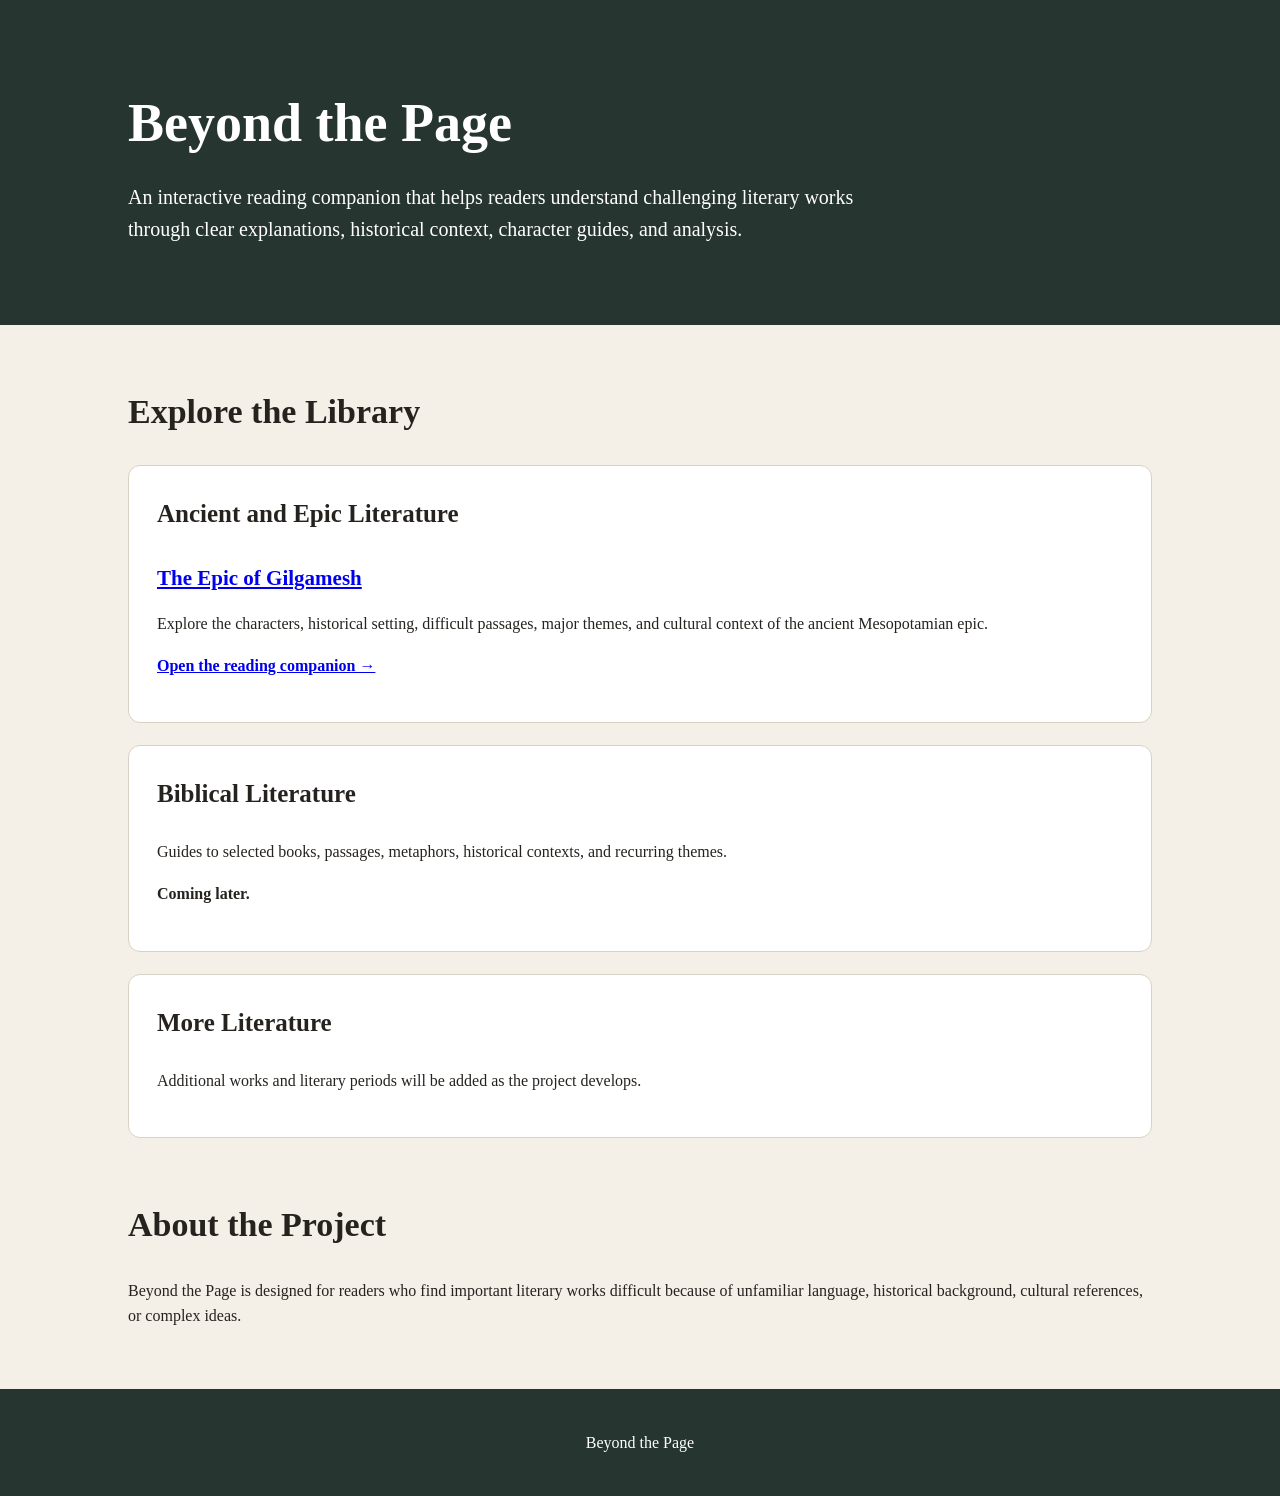
<file: index.html>
<!DOCTYPE html>
<html lang="en">
<head>
  <meta charset="UTF-8">
  <meta name="viewport" content="width=device-width, initial-scale=1.0">

  <title>Beyond the Page</title>
  <link rel="stylesheet" href="style.css">
</head>

<body>
  <header>
    <h1>Beyond the Page</h1>

    <p>
      An interactive reading companion that helps readers understand
      challenging literary works through clear explanations, historical
      context, character guides, and analysis.
    </p>
  </header>

  <main>
    <section>
      <h2>Explore the Library</h2>

      <article>
        <h3>Ancient and Epic Literature</h3>

        <h4><a href="gilgamesh.html">The Epic of Gilgamesh</a></h4>

        <p>
          Explore the characters, historical setting, difficult passages,
          major themes, and cultural context of the ancient Mesopotamian epic.
        </p>

        <p><a href="gilgamesh.html"><strong>Open the reading companion →</strong></a></p>
      </article>

      <article>
        <h3>Biblical Literature</h3>

        <p>
          Guides to selected books, passages, metaphors, historical contexts,
          and recurring themes.
        </p>

        <p><strong>Coming later.</strong></p>
      </article>

      <article>
        <h3>More Literature</h3>

        <p>
          Additional works and literary periods will be added as the project
          develops.
        </p>
      </article>
    </section>

    <section>
      <h2>About the Project</h2>

      <p>
        Beyond the Page is designed for readers who find important literary
        works difficult because of unfamiliar language, historical background,
        cultural references, or complex ideas.
      </p>
    </section>
  </main>

  <footer>
    <p>Beyond the Page</p>
  </footer>
</body>
</html>
</file>
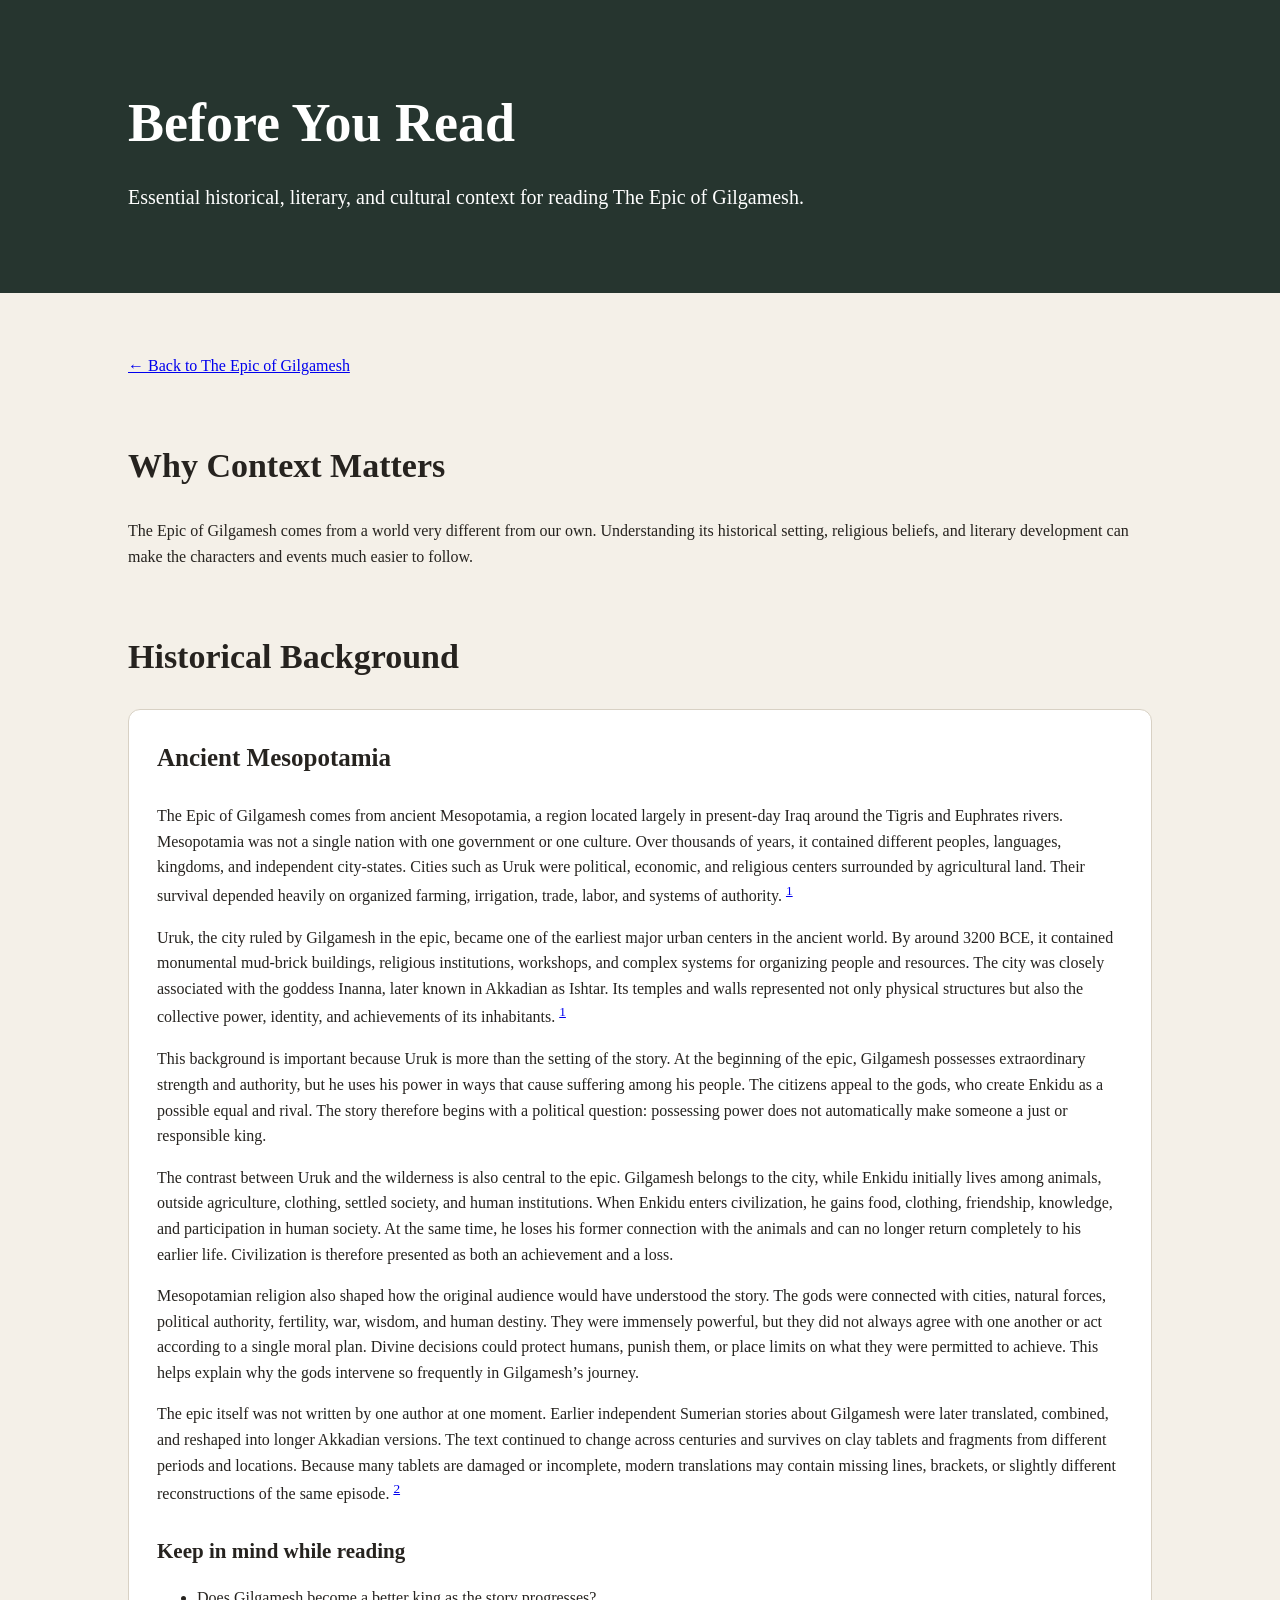
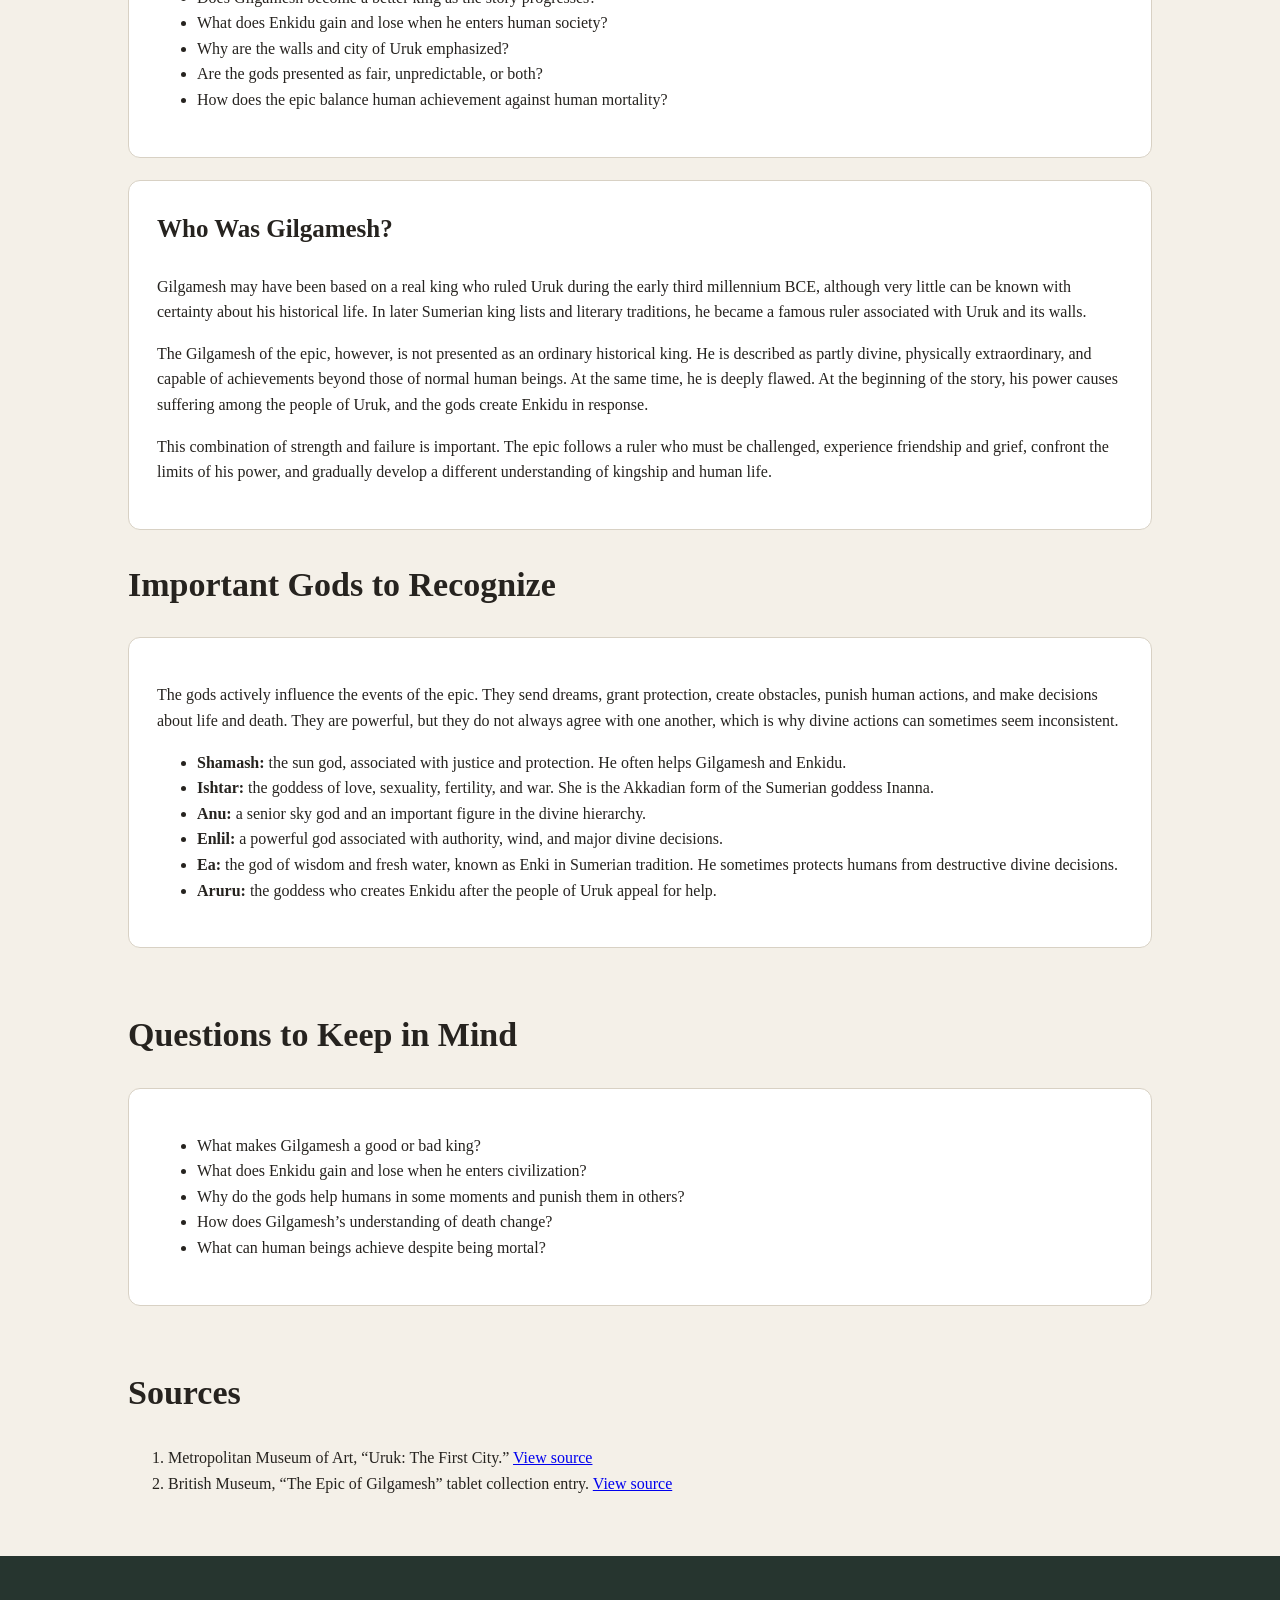
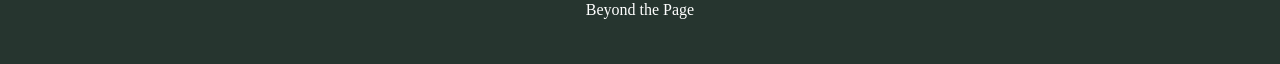
<file: gilgamesh-before-reading.html>
<!DOCTYPE html>
<html lang="en">
<head>
  <meta charset="UTF-8">
  <meta name="viewport" content="width=device-width, initial-scale=1.0">

  <title>Before You Read Gilgamesh | Beyond the Page</title>
  <link rel="stylesheet" href="style.css">
</head>

<body>
  <header>
    <h1>Before You Read</h1>

    <p>
      Essential historical, literary, and cultural context for reading
      The Epic of Gilgamesh.
    </p>
  </header>

  <main>
    <section>
      <a href="gilgamesh.html">← Back to The Epic of Gilgamesh</a>
    </section>

    <section>
      <h2>Why Context Matters</h2>

      <p>
        The Epic of Gilgamesh comes from a world very different from our own.
        Understanding its historical setting, religious beliefs, and literary
        development can make the characters and events much easier to follow.
      </p>
    </section>

    <section>
      <h2>Historical Background</h2>

      <article>
  <h3>Ancient Mesopotamia</h3>

  <p>
    The Epic of Gilgamesh comes from ancient Mesopotamia, a region located
    largely in present-day Iraq around the Tigris and Euphrates rivers.
    Mesopotamia was not a single nation with one government or one culture.
    Over thousands of years, it contained different peoples, languages,
    kingdoms, and independent city-states. Cities such as Uruk were political,
    economic, and religious centers surrounded by agricultural land. Their
    survival depended heavily on organized farming, irrigation, trade, labor,
    and systems of authority.
    <sup><a href="#source-1">1</a></sup>
  </p>

  <p>
    Uruk, the city ruled by Gilgamesh in the epic, became one of the earliest
    major urban centers in the ancient world. By around 3200 BCE, it contained
    monumental mud-brick buildings, religious institutions, workshops, and
    complex systems for organizing people and resources. The city was closely
    associated with the goddess Inanna, later known in Akkadian as Ishtar.
    Its temples and walls represented not only physical structures but also
    the collective power, identity, and achievements of its inhabitants.
    <sup><a href="#source-1">1</a></sup>
  </p>

  <p>
    This background is important because Uruk is more than the setting of the
    story. At the beginning of the epic, Gilgamesh possesses extraordinary
    strength and authority, but he uses his power in ways that cause suffering
    among his people. The citizens appeal to the gods, who create Enkidu as a
    possible equal and rival. The story therefore begins with a political
    question: possessing power does not automatically make someone a just or
    responsible king.
  </p>

  <p>
    The contrast between Uruk and the wilderness is also central to the epic.
    Gilgamesh belongs to the city, while Enkidu initially lives among animals,
    outside agriculture, clothing, settled society, and human institutions.
    When Enkidu enters civilization, he gains food, clothing, friendship,
    knowledge, and participation in human society. At the same time, he loses
    his former connection with the animals and can no longer return completely
    to his earlier life. Civilization is therefore presented as both an
    achievement and a loss.
  </p>

  <p>
    Mesopotamian religion also shaped how the original audience would have
    understood the story. The gods were connected with cities, natural forces,
    political authority, fertility, war, wisdom, and human destiny. They were
    immensely powerful, but they did not always agree with one another or act
    according to a single moral plan. Divine decisions could protect humans,
    punish them, or place limits on what they were permitted to achieve. This
    helps explain why the gods intervene so frequently in Gilgamesh’s journey.
  </p>

  <p>
    The epic itself was not written by one author at one moment. Earlier
    independent Sumerian stories about Gilgamesh were later translated,
    combined, and reshaped into longer Akkadian versions. The text continued
    to change across centuries and survives on clay tablets and fragments from
    different periods and locations. Because many tablets are damaged or
    incomplete, modern translations may contain missing lines, brackets, or
    slightly different reconstructions of the same episode.
    <sup><a href="#source-2">2</a></sup>
  </p>

  <h4>Keep in mind while reading</h4>

  <ul>
    <li>Does Gilgamesh become a better king as the story progresses?</li>
    <li>What does Enkidu gain and lose when he enters human society?</li>
    <li>Why are the walls and city of Uruk emphasized?</li>
    <li>Are the gods presented as fair, unpredictable, or both?</li>
    <li>How does the epic balance human achievement against human mortality?</li>
  </ul>
</article>

      <article>
  <h3>Who Was Gilgamesh?</h3>

  <p>
    Gilgamesh may have been based on a real king who ruled Uruk during the
    early third millennium BCE, although very little can be known with
    certainty about his historical life. In later Sumerian king lists and
    literary traditions, he became a famous ruler associated with Uruk and
    its walls.
  </p>

  <p>
    The Gilgamesh of the epic, however, is not presented as an ordinary
    historical king. He is described as partly divine, physically
    extraordinary, and capable of achievements beyond those of normal human
    beings. At the same time, he is deeply flawed. At the beginning of the
    story, his power causes suffering among the people of Uruk, and the gods
    create Enkidu in response.
  </p>

  <p>
    This combination of strength and failure is important. The epic follows a ruler who must be challenged,
    experience friendship and grief, confront the limits of his power, and
    gradually develop a different understanding of kingship and human life.
  </p>
</article>


    <section>
  <h2>Important Gods to Recognize</h2>

  <article>
    <p>
      The gods actively influence the events of the epic. They send dreams,
      grant protection, create obstacles, punish human actions, and make
      decisions about life and death. They are powerful, but they do not always
      agree with one another, which is why divine actions can sometimes seem
      inconsistent.
    </p>

    <ul>
      <li>
        <strong>Shamash:</strong> the sun god, associated with justice and
        protection. He often helps Gilgamesh and Enkidu.
      </li>

      <li>
        <strong>Ishtar:</strong> the goddess of love, sexuality, fertility,
        and war. She is the Akkadian form of the Sumerian goddess Inanna.
      </li>

      <li>
        <strong>Anu:</strong> a senior sky god and an important figure in the
        divine hierarchy.
      </li>

      <li>
        <strong>Enlil:</strong> a powerful god associated with authority,
        wind, and major divine decisions.
      </li>

      <li>
        <strong>Ea:</strong> the god of wisdom and fresh water, known as Enki
        in Sumerian tradition. He sometimes protects humans from destructive
        divine decisions.
      </li>

      <li>
        <strong>Aruru:</strong> the goddess who creates Enkidu after the people
        of Uruk appeal for help.
      </li>
    </ul>
  </article>
</section>

  

    <section>
      <h2>Questions to Keep in Mind</h2>

      <article>
        <ul>
          <li>What makes Gilgamesh a good or bad king?</li>
          <li>What does Enkidu gain and lose when he enters civilization?</li>
          <li>Why do the gods help humans in some moments and punish them in others?</li>
          <li>How does Gilgamesh’s understanding of death change?</li>
          <li>What can human beings achieve despite being mortal?</li>
        </ul>
      </article>
    </section>

    <section>
  <h2>Sources</h2>

  <ol>
    <li id="source-1">
      Metropolitan Museum of Art,
      “Uruk: The First City.”
      <a
        href="https://www.metmuseum.org/essays/uruk-the-first-city"
        target="_blank"
        rel="noopener noreferrer">
        View source
      </a>
    </li>

    <li id="source-2">
      British Museum,
      “The Epic of Gilgamesh” tablet collection entry.
      <a
        href="https://www.britishmuseum.org/collection/object/W_K-231"
        target="_blank"
        rel="noopener noreferrer">
        View source
      </a>
    </li>
  </ol>
</section>
  </main>

  <footer>
    <p>Beyond the Page</p>
  </footer>
</body>
</html>
</file>
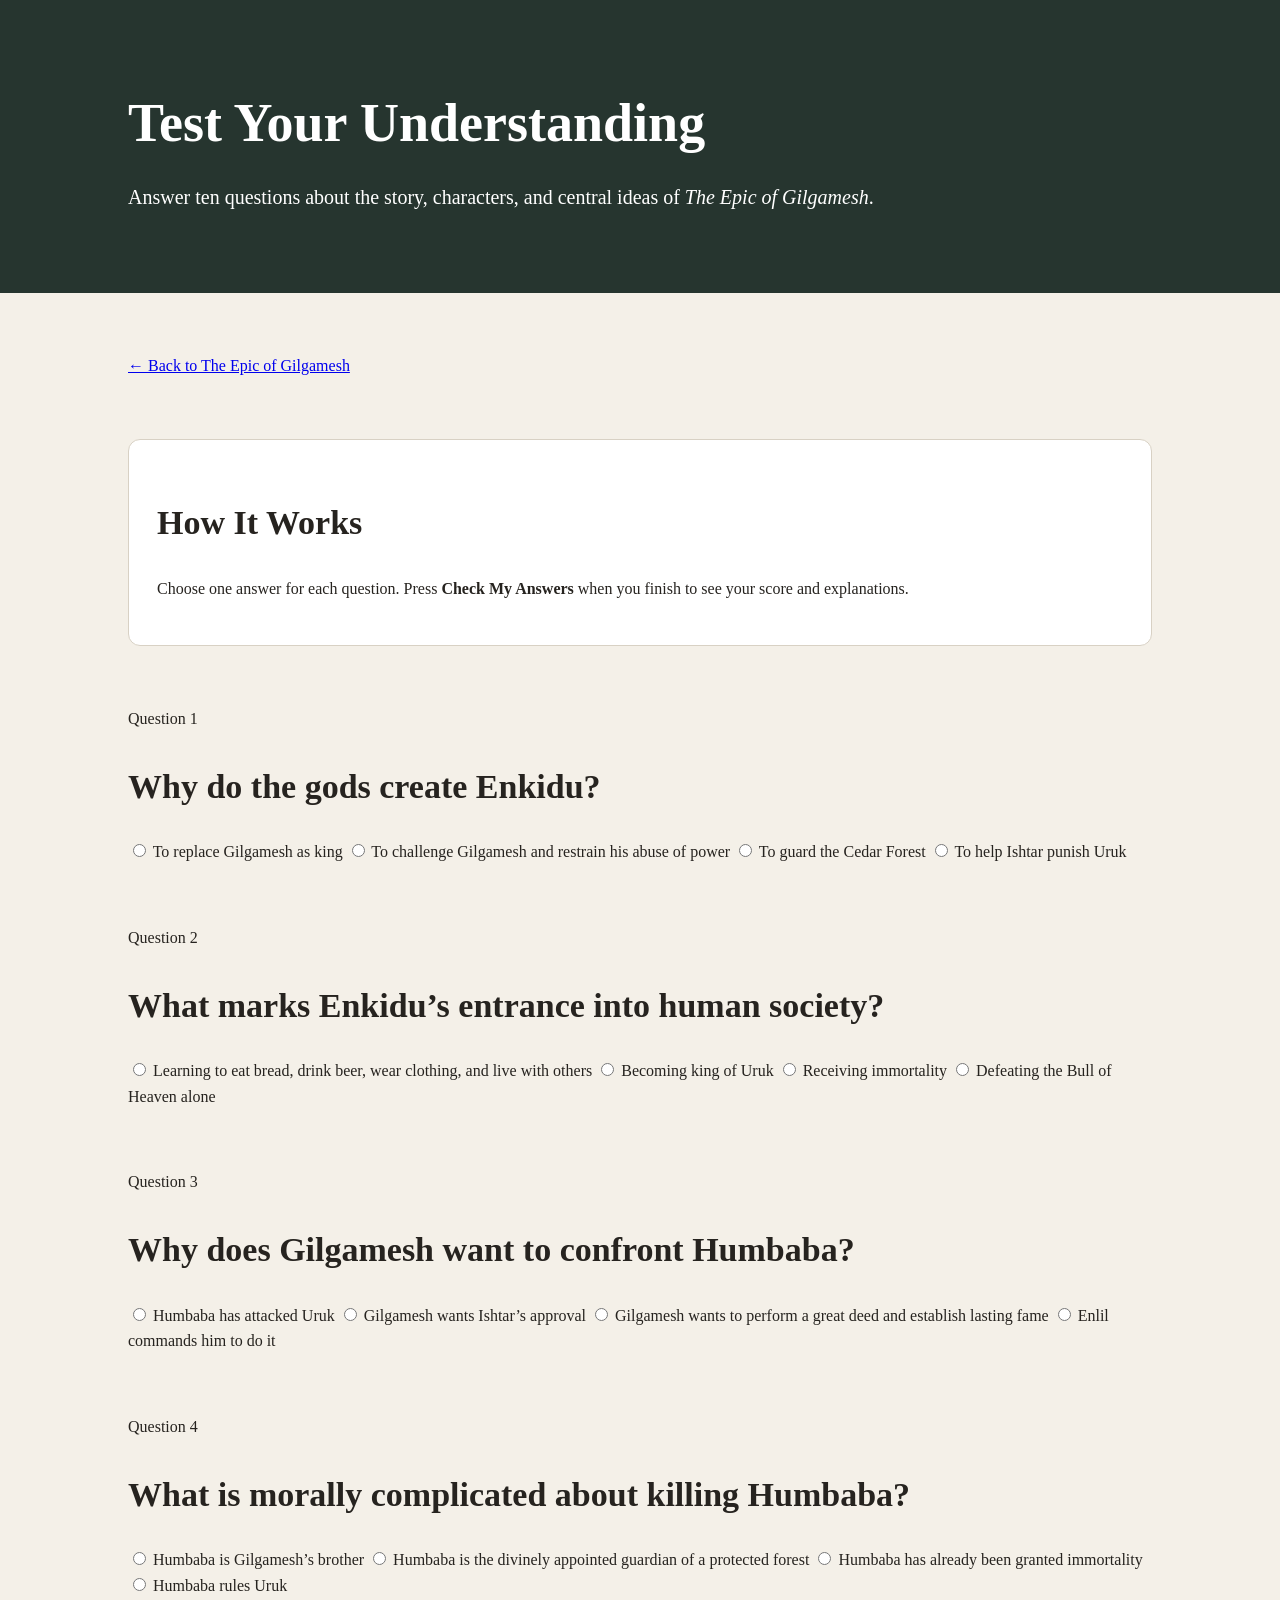
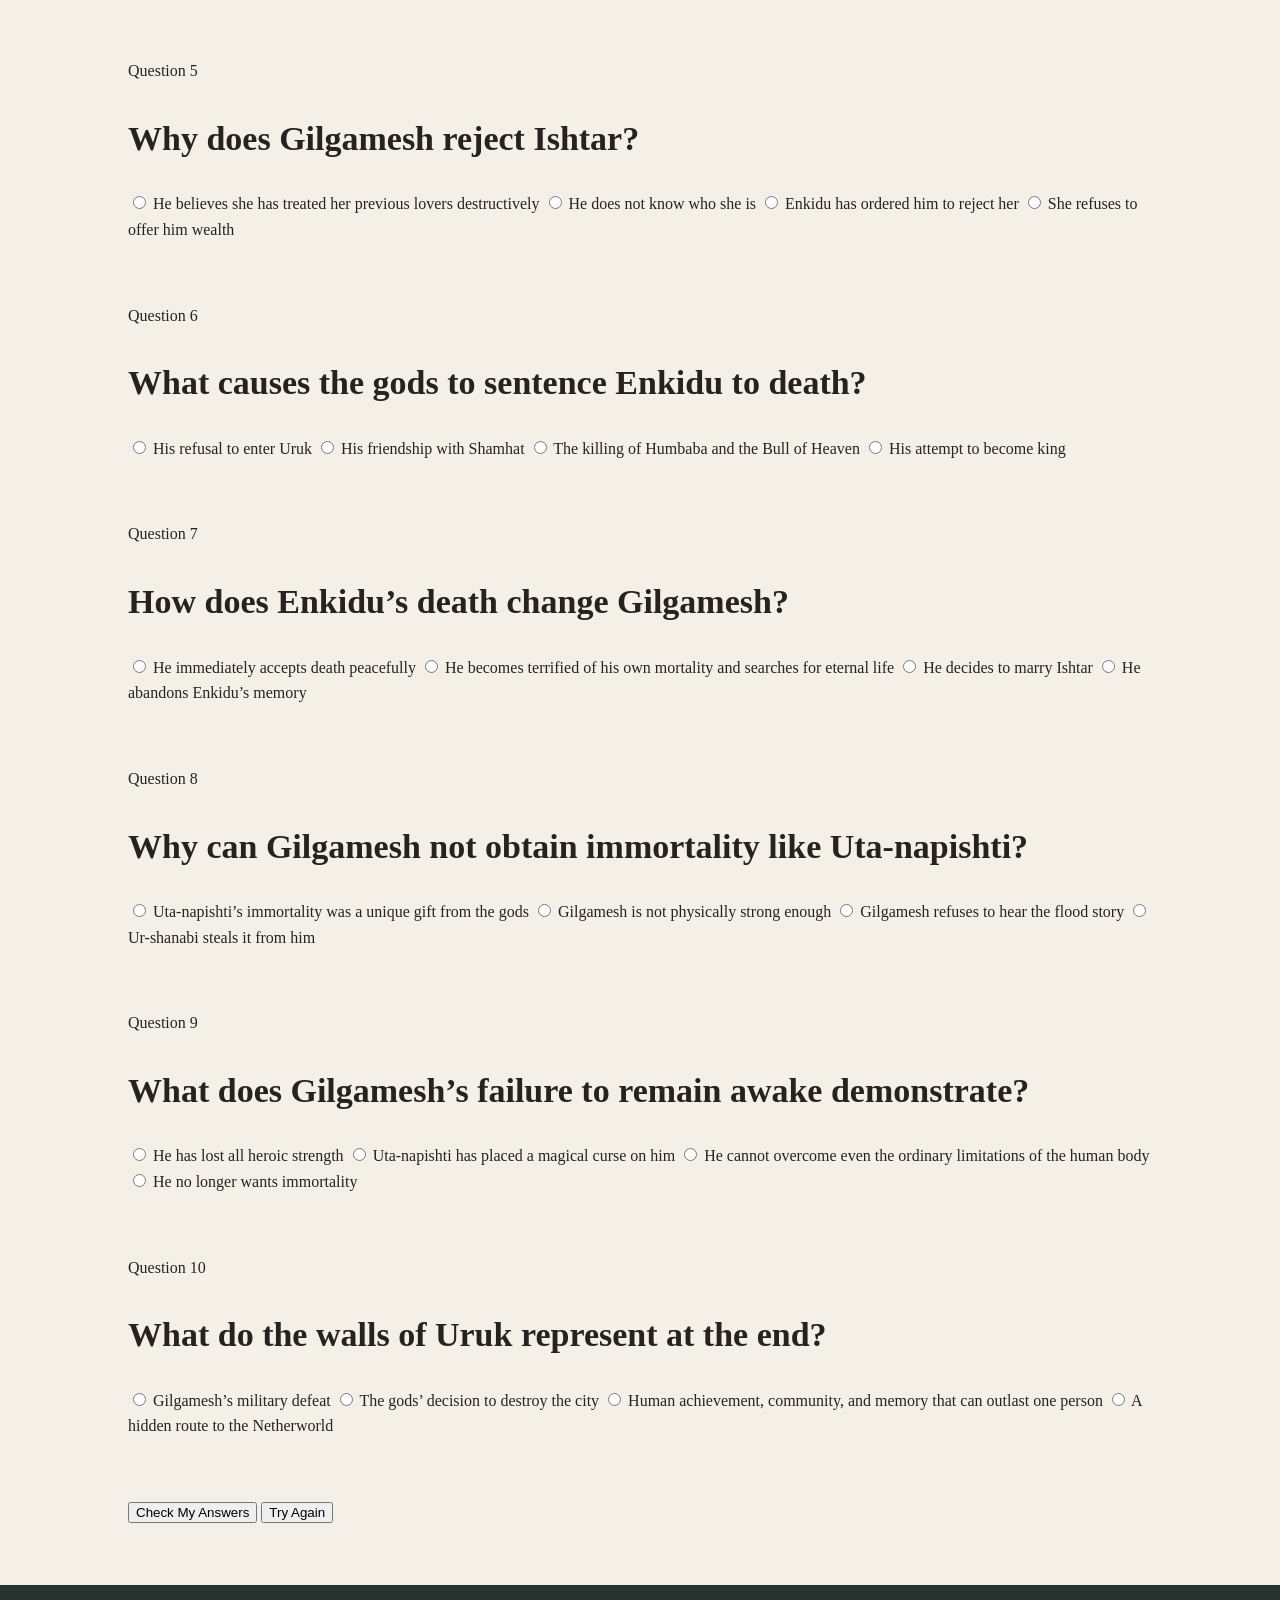
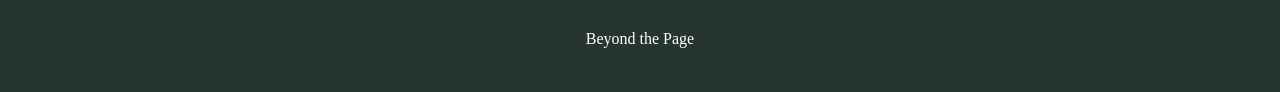
<file: gilgamesh-quiz.html>
<!DOCTYPE html>
<html lang="en">
<head>
  <meta charset="UTF-8">
  <meta name="viewport" content="width=device-width, initial-scale=1.0">

  <title>Gilgamesh Quiz | Beyond the Page</title>
  <link rel="stylesheet" href="style.css">
</head>

<body>
  <header>
    <h1>Test Your Understanding</h1>

    <p>
      Answer ten questions about the story, characters, and central ideas of
      <em>The Epic of Gilgamesh</em>.
    </p>
  </header>

  <main>
    <section>
      <a href="gilgamesh.html">← Back to The Epic of Gilgamesh</a>
    </section>

    <section class="quiz-introduction">
      <article>
        <h2>How It Works</h2>

        <p>
          Choose one answer for each question. Press
          <strong>Check My Answers</strong> when you finish to see your score
          and explanations.
        </p>
      </article>
    </section>

    <form id="gilgamesh-quiz">

      <section class="quiz-question">
        <span class="question-number">Question 1</span>

        <h2>Why do the gods create Enkidu?</h2>

        <label>
          <input type="radio" name="q1" value="a">
          To replace Gilgamesh as king
        </label>

        <label>
          <input type="radio" name="q1" value="b">
          To challenge Gilgamesh and restrain his abuse of power
        </label>

        <label>
          <input type="radio" name="q1" value="c">
          To guard the Cedar Forest
        </label>

        <label>
          <input type="radio" name="q1" value="d">
          To help Ishtar punish Uruk
        </label>

        <p class="answer-explanation" id="explanation-q1"></p>
      </section>

      <section class="quiz-question">
        <span class="question-number">Question 2</span>

        <h2>What marks Enkidu’s entrance into human society?</h2>

        <label>
          <input type="radio" name="q2" value="a">
          Learning to eat bread, drink beer, wear clothing, and live with others
        </label>

        <label>
          <input type="radio" name="q2" value="b">
          Becoming king of Uruk
        </label>

        <label>
          <input type="radio" name="q2" value="c">
          Receiving immortality
        </label>

        <label>
          <input type="radio" name="q2" value="d">
          Defeating the Bull of Heaven alone
        </label>

        <p class="answer-explanation" id="explanation-q2"></p>
      </section>

      <section class="quiz-question">
        <span class="question-number">Question 3</span>

        <h2>Why does Gilgamesh want to confront Humbaba?</h2>

        <label>
          <input type="radio" name="q3" value="a">
          Humbaba has attacked Uruk
        </label>

        <label>
          <input type="radio" name="q3" value="b">
          Gilgamesh wants Ishtar’s approval
        </label>

        <label>
          <input type="radio" name="q3" value="c">
          Gilgamesh wants to perform a great deed and establish lasting fame
        </label>

        <label>
          <input type="radio" name="q3" value="d">
          Enlil commands him to do it
        </label>

        <p class="answer-explanation" id="explanation-q3"></p>
      </section>

      <section class="quiz-question">
        <span class="question-number">Question 4</span>

        <h2>What is morally complicated about killing Humbaba?</h2>

        <label>
          <input type="radio" name="q4" value="a">
          Humbaba is Gilgamesh’s brother
        </label>

        <label>
          <input type="radio" name="q4" value="b">
          Humbaba is the divinely appointed guardian of a protected forest
        </label>

        <label>
          <input type="radio" name="q4" value="c">
          Humbaba has already been granted immortality
        </label>

        <label>
          <input type="radio" name="q4" value="d">
          Humbaba rules Uruk
        </label>

        <p class="answer-explanation" id="explanation-q4"></p>
      </section>

      <section class="quiz-question">
        <span class="question-number">Question 5</span>

        <h2>Why does Gilgamesh reject Ishtar?</h2>

        <label>
          <input type="radio" name="q5" value="a">
          He believes she has treated her previous lovers destructively
        </label>

        <label>
          <input type="radio" name="q5" value="b">
          He does not know who she is
        </label>

        <label>
          <input type="radio" name="q5" value="c">
          Enkidu has ordered him to reject her
        </label>

        <label>
          <input type="radio" name="q5" value="d">
          She refuses to offer him wealth
        </label>

        <p class="answer-explanation" id="explanation-q5"></p>
      </section>

      <section class="quiz-question">
        <span class="question-number">Question 6</span>

        <h2>What causes the gods to sentence Enkidu to death?</h2>

        <label>
          <input type="radio" name="q6" value="a">
          His refusal to enter Uruk
        </label>

        <label>
          <input type="radio" name="q6" value="b">
          His friendship with Shamhat
        </label>

        <label>
          <input type="radio" name="q6" value="c">
          The killing of Humbaba and the Bull of Heaven
        </label>

        <label>
          <input type="radio" name="q6" value="d">
          His attempt to become king
        </label>

        <p class="answer-explanation" id="explanation-q6"></p>
      </section>

      <section class="quiz-question">
        <span class="question-number">Question 7</span>

        <h2>How does Enkidu’s death change Gilgamesh?</h2>

        <label>
          <input type="radio" name="q7" value="a">
          He immediately accepts death peacefully
        </label>

        <label>
          <input type="radio" name="q7" value="b">
          He becomes terrified of his own mortality and searches for eternal life
        </label>

        <label>
          <input type="radio" name="q7" value="c">
          He decides to marry Ishtar
        </label>

        <label>
          <input type="radio" name="q7" value="d">
          He abandons Enkidu’s memory
        </label>

        <p class="answer-explanation" id="explanation-q7"></p>
      </section>

      <section class="quiz-question">
        <span class="question-number">Question 8</span>

        <h2>Why can Gilgamesh not obtain immortality like Uta-napishti?</h2>

        <label>
          <input type="radio" name="q8" value="a">
          Uta-napishti’s immortality was a unique gift from the gods
        </label>

        <label>
          <input type="radio" name="q8" value="b">
          Gilgamesh is not physically strong enough
        </label>

        <label>
          <input type="radio" name="q8" value="c">
          Gilgamesh refuses to hear the flood story
        </label>

        <label>
          <input type="radio" name="q8" value="d">
          Ur-shanabi steals it from him
        </label>

        <p class="answer-explanation" id="explanation-q8"></p>
      </section>

      <section class="quiz-question">
        <span class="question-number">Question 9</span>

        <h2>What does Gilgamesh’s failure to remain awake demonstrate?</h2>

        <label>
          <input type="radio" name="q9" value="a">
          He has lost all heroic strength
        </label>

        <label>
          <input type="radio" name="q9" value="b">
          Uta-napishti has placed a magical curse on him
        </label>

        <label>
          <input type="radio" name="q9" value="c">
          He cannot overcome even the ordinary limitations of the human body
        </label>

        <label>
          <input type="radio" name="q9" value="d">
          He no longer wants immortality
        </label>

        <p class="answer-explanation" id="explanation-q9"></p>
      </section>

      <section class="quiz-question">
        <span class="question-number">Question 10</span>

        <h2>What do the walls of Uruk represent at the end?</h2>

        <label>
          <input type="radio" name="q10" value="a">
          Gilgamesh’s military defeat
        </label>

        <label>
          <input type="radio" name="q10" value="b">
          The gods’ decision to destroy the city
        </label>

        <label>
          <input type="radio" name="q10" value="c">
          Human achievement, community, and memory that can outlast one person
        </label>

        <label>
          <input type="radio" name="q10" value="d">
          A hidden route to the Netherworld
        </label>

        <p class="answer-explanation" id="explanation-q10"></p>
      </section>

      <section class="quiz-actions">
        <button type="button" id="check-answers">
          Check My Answers
        </button>

        <button type="button" id="reset-quiz">
          Try Again
        </button>
      </section>

      <section id="quiz-result" class="quiz-result" aria-live="polite">
      </section>

    </form>
  </main>

  <footer>
    <p>Beyond the Page</p>
  </footer>

  <script src="gilgamesh-quiz.js"></script>
</body>
</html>
</file>
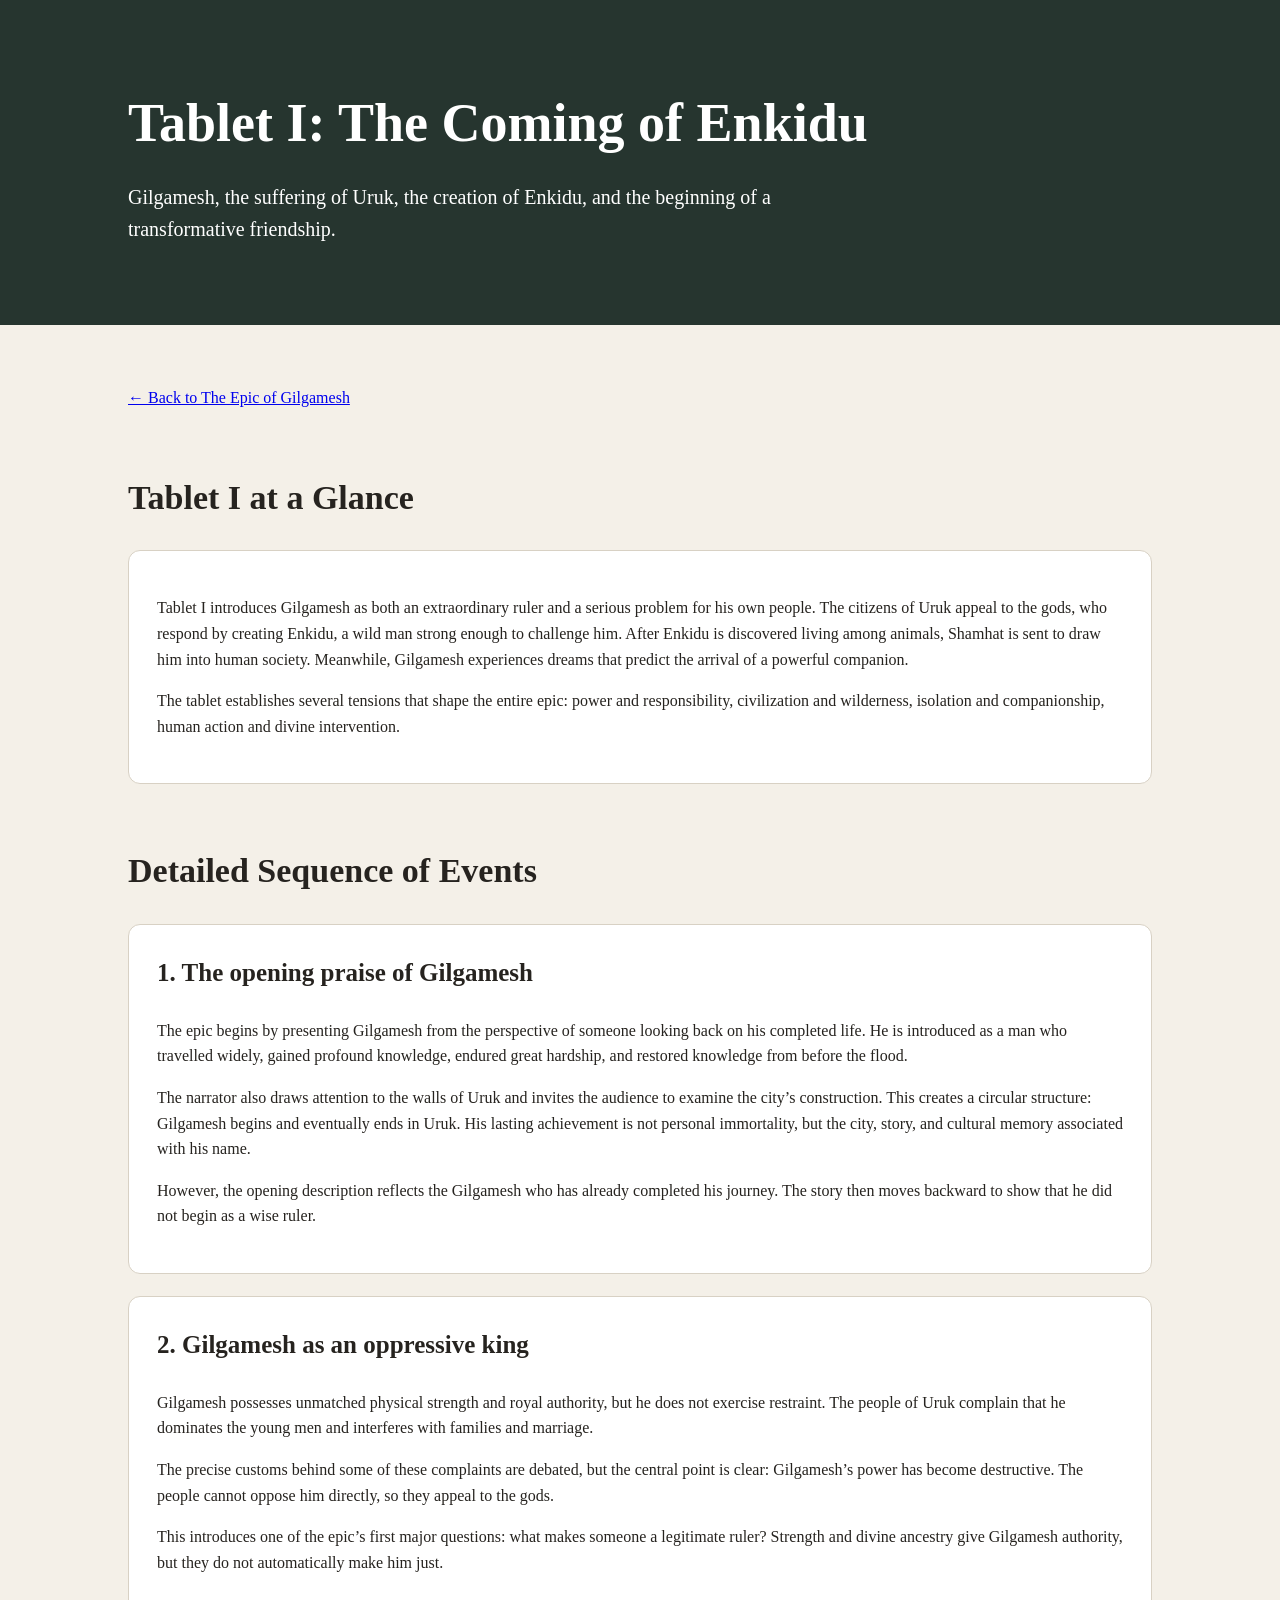
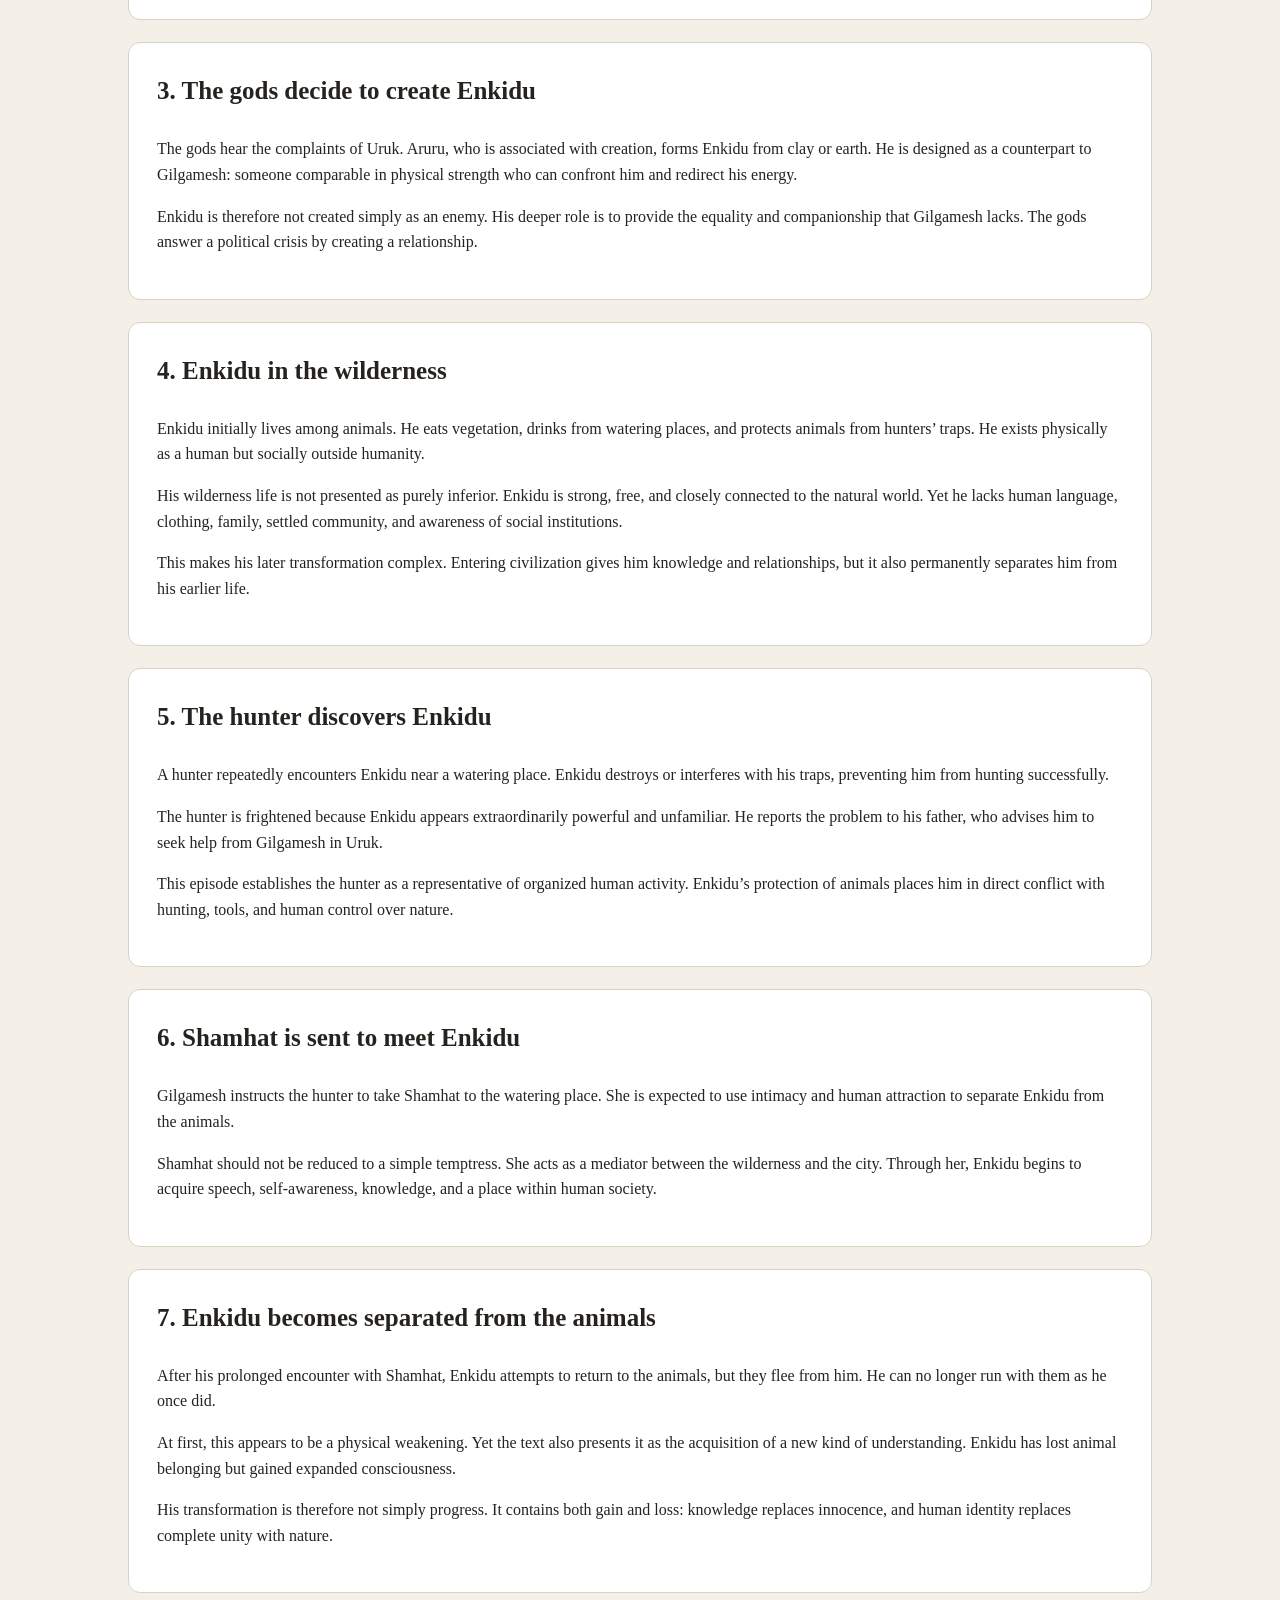
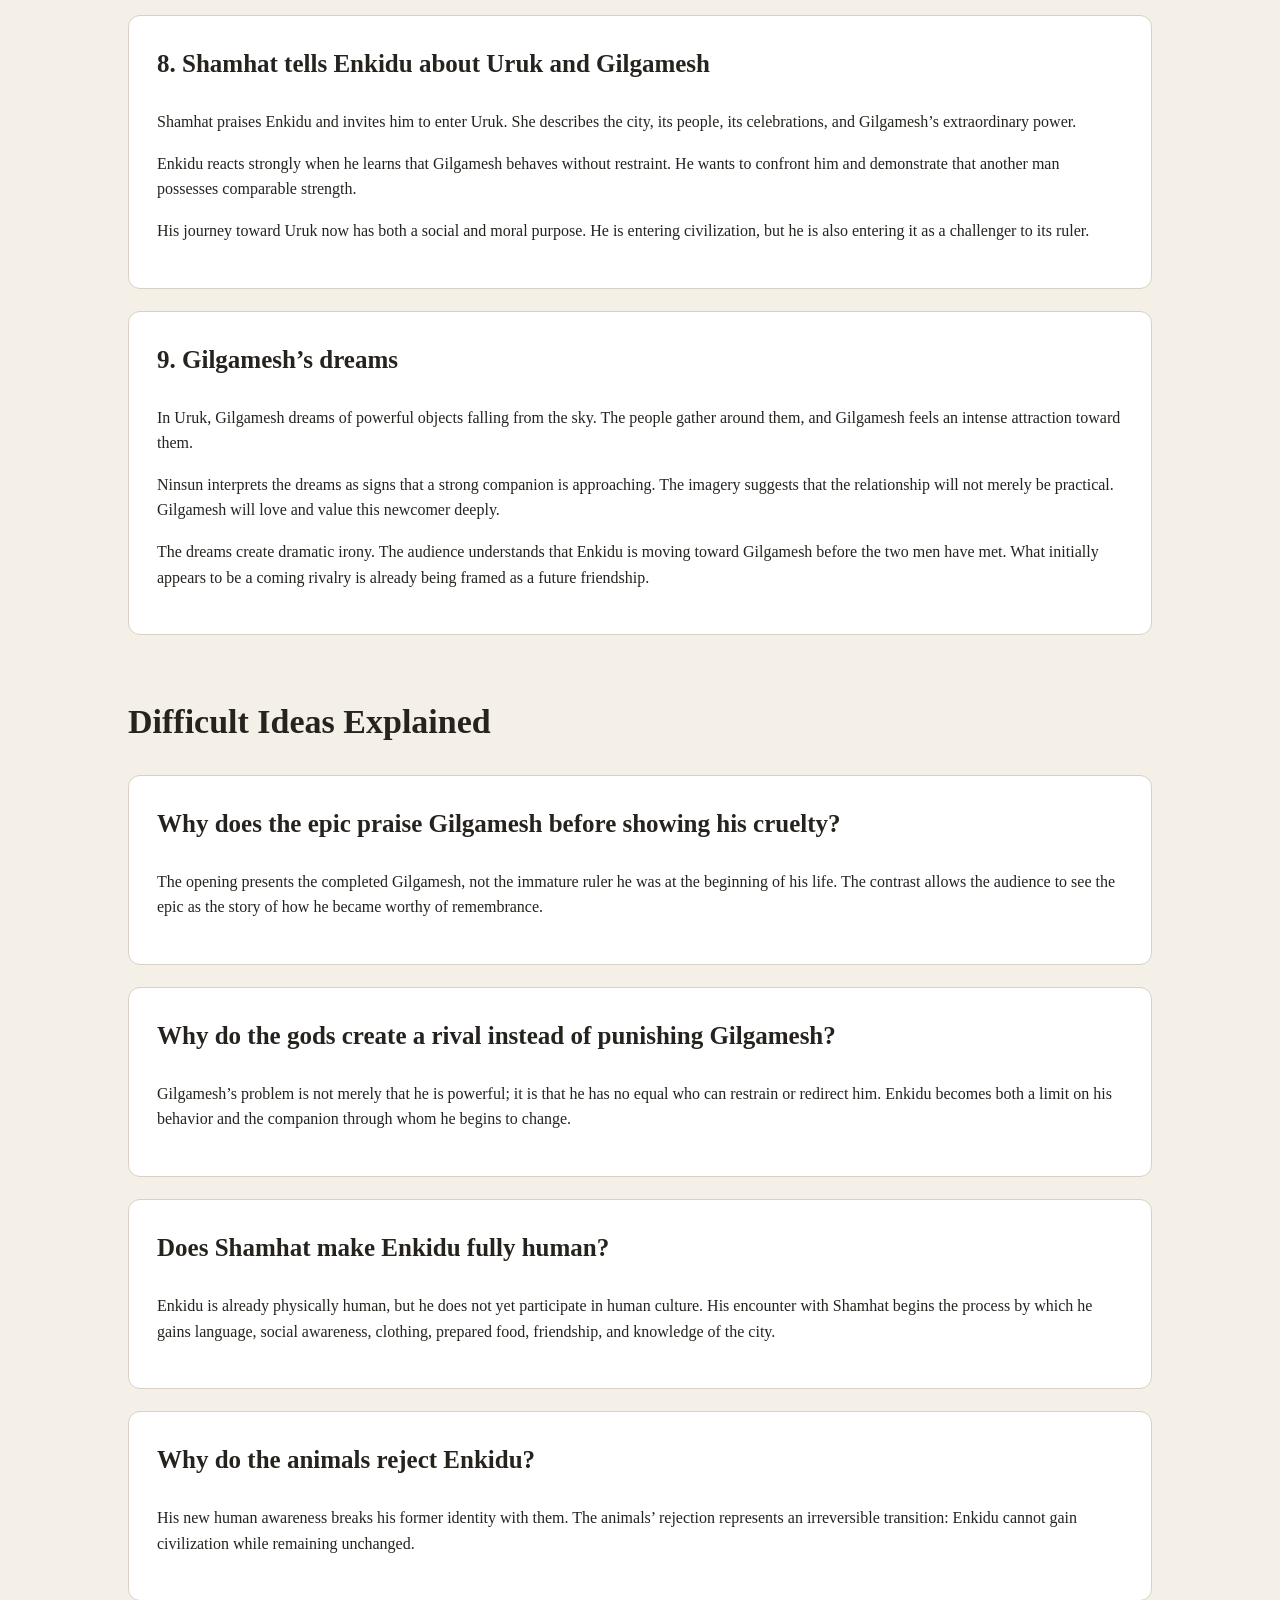
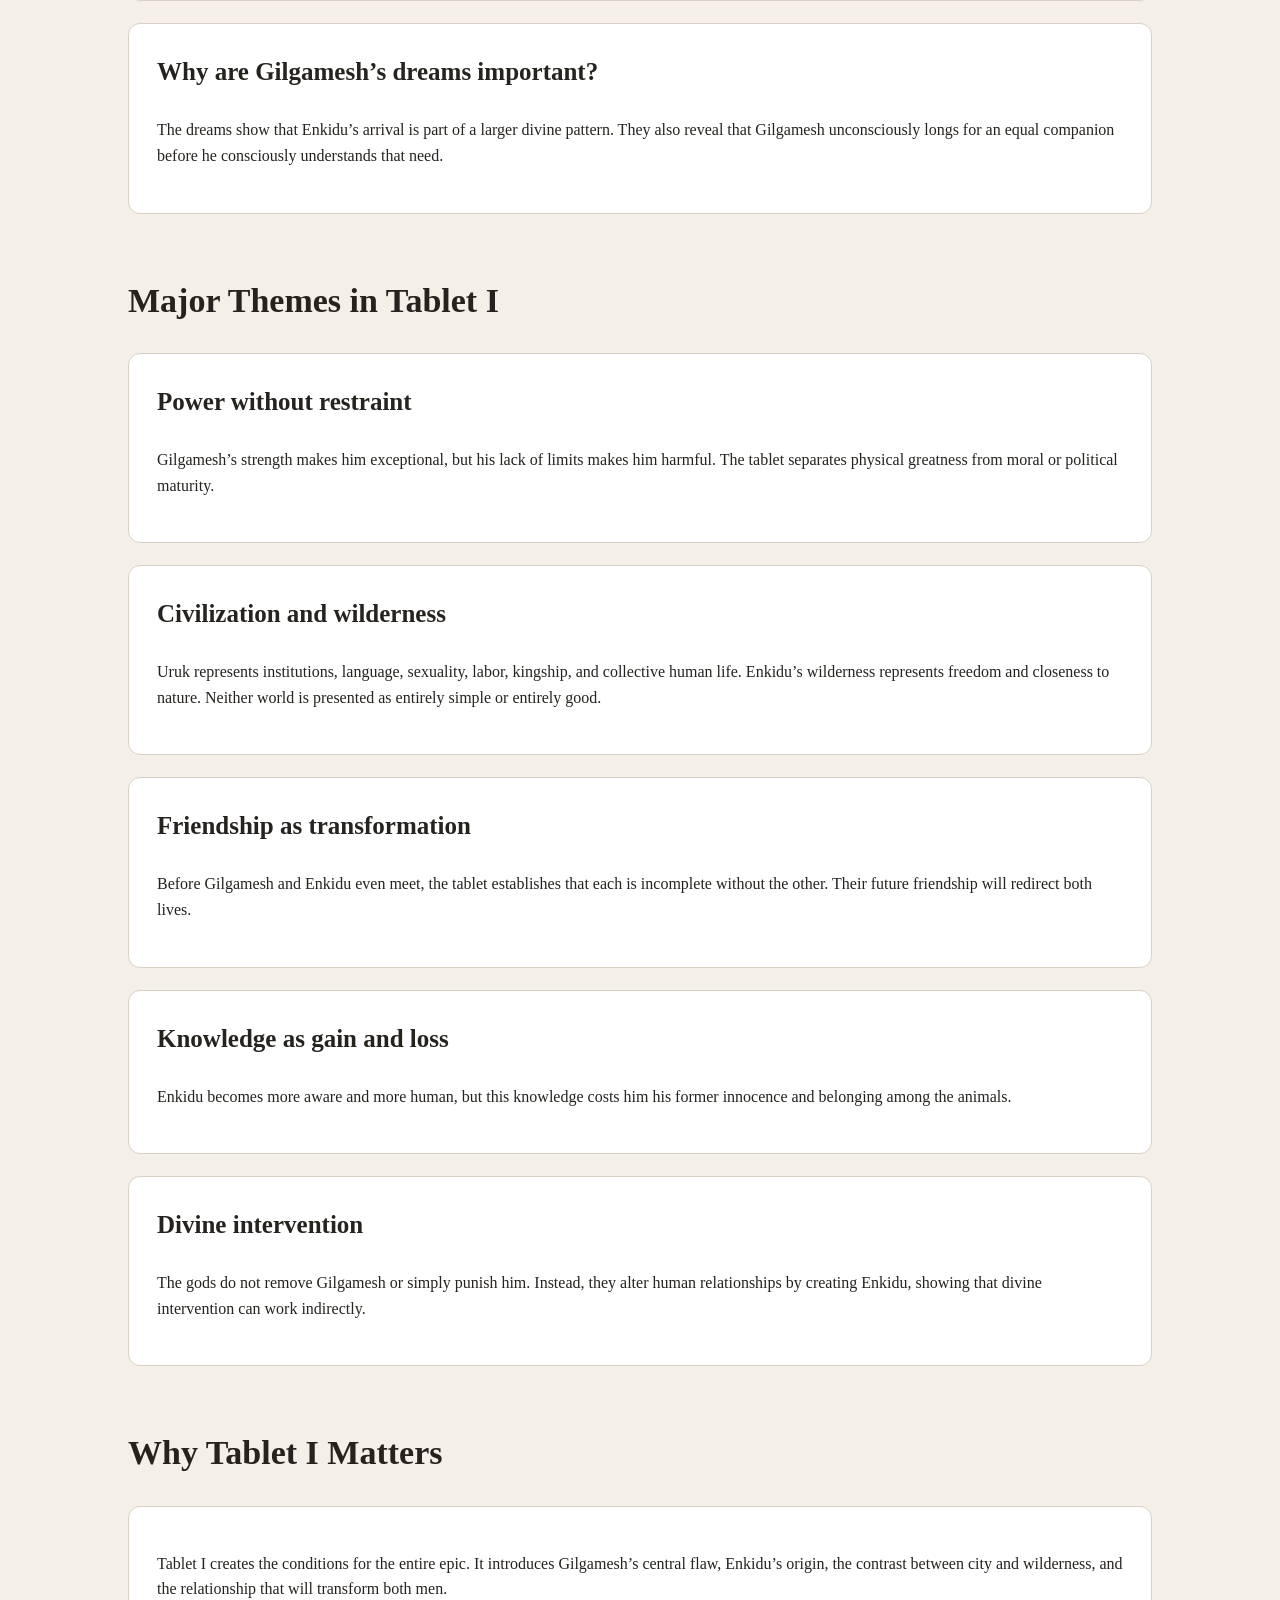
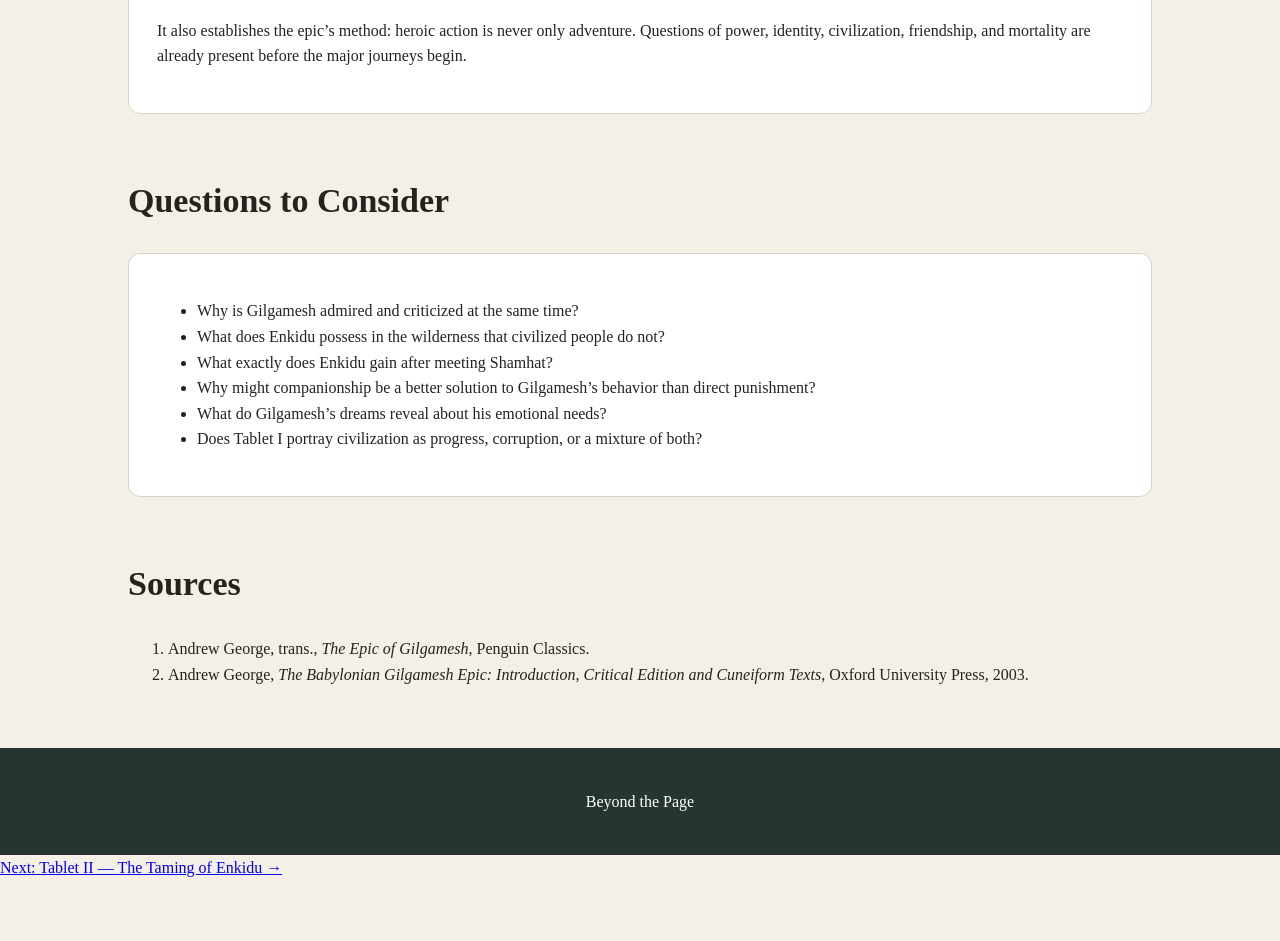
<file: gilgamesh-tablet-1.html>
<!DOCTYPE html>
<html lang="en">
<head>
  <meta charset="UTF-8">
  <meta name="viewport" content="width=device-width, initial-scale=1.0">

 <title>Tablet I: The Coming of Enkidu | The Epic of Gilgamesh</title>
  <link rel="stylesheet" href="style.css">
</head>

<body>
  <header>
   <h1>Tablet I: The Coming of Enkidu</h1>

    <p>
      Gilgamesh, the suffering of Uruk, the creation of Enkidu,
      and the beginning of a transformative friendship.
    </p>
  </header>

  <main>
    <section>
      <a href="gilgamesh.html">← Back to The Epic of Gilgamesh</a>
    </section>

    <section>
      <h2>Tablet I at a Glance</h2>

      <article>
        <p>
          Tablet I introduces Gilgamesh as both an extraordinary ruler and a
          serious problem for his own people. The citizens of Uruk appeal to
          the gods, who respond by creating Enkidu, a wild man strong enough
          to challenge him. After Enkidu is discovered living among animals,
          Shamhat is sent to draw him into human society. Meanwhile, Gilgamesh
          experiences dreams that predict the arrival of a powerful companion.
        </p>

        <p>
          The tablet establishes several tensions that shape the entire epic:
          power and responsibility, civilization and wilderness, isolation
          and companionship, human action and divine intervention.
        </p>
      </article>
    </section>

    <section>
      <h2>Detailed Sequence of Events</h2>

      <article>
        <h3>1. The opening praise of Gilgamesh</h3>

        <p>
          The epic begins by presenting Gilgamesh from the perspective of
          someone looking back on his completed life. He is introduced as a
          man who travelled widely, gained profound knowledge, endured great
          hardship, and restored knowledge from before the flood.
        </p>

        <p>
          The narrator also draws attention to the walls of Uruk and invites
          the audience to examine the city’s construction. This creates a
          circular structure: Gilgamesh begins and eventually ends in Uruk.
          His lasting achievement is not personal immortality, but the city,
          story, and cultural memory associated with his name.
        </p>

        <p>
          However, the opening description reflects the Gilgamesh who has
          already completed his journey. The story then moves backward to show
          that he did not begin as a wise ruler.
        </p>
      </article>

      <article>
        <h3>2. Gilgamesh as an oppressive king</h3>

        <p>
          Gilgamesh possesses unmatched physical strength and royal authority,
          but he does not exercise restraint. The people of Uruk complain that
          he dominates the young men and interferes with families and marriage.
        </p>

        <p>
          The precise customs behind some of these complaints are debated, but
          the central point is clear: Gilgamesh’s power has become destructive.
          The people cannot oppose him directly, so they appeal to the gods.
        </p>

        <p>
          This introduces one of the epic’s first major questions: what makes
          someone a legitimate ruler? Strength and divine ancestry give
          Gilgamesh authority, but they do not automatically make him just.
        </p>
      </article>

      <article>
        <h3>3. The gods decide to create Enkidu</h3>

        <p>
          The gods hear the complaints of Uruk. Aruru, who is associated with
          creation, forms Enkidu from clay or earth. He is designed as a
          counterpart to Gilgamesh: someone comparable in physical strength
          who can confront him and redirect his energy.
        </p>

        <p>
          Enkidu is therefore not created simply as an enemy. His deeper role
          is to provide the equality and companionship that Gilgamesh lacks.
          The gods answer a political crisis by creating a relationship.
        </p>
      </article>

      <article>
        <h3>4. Enkidu in the wilderness</h3>

        <p>
          Enkidu initially lives among animals. He eats vegetation, drinks
          from watering places, and protects animals from hunters’ traps.
          He exists physically as a human but socially outside humanity.
        </p>

        <p>
          His wilderness life is not presented as purely inferior. Enkidu is
          strong, free, and closely connected to the natural world. Yet he
          lacks human language, clothing, family, settled community, and
          awareness of social institutions.
        </p>

        <p>
          This makes his later transformation complex. Entering civilization
          gives him knowledge and relationships, but it also permanently
          separates him from his earlier life.
        </p>
      </article>

      <article>
        <h3>5. The hunter discovers Enkidu</h3>

        <p>
          A hunter repeatedly encounters Enkidu near a watering place. Enkidu
          destroys or interferes with his traps, preventing him from hunting
          successfully.
        </p>

        <p>
          The hunter is frightened because Enkidu appears extraordinarily
          powerful and unfamiliar. He reports the problem to his father, who
          advises him to seek help from Gilgamesh in Uruk.
        </p>

        <p>
          This episode establishes the hunter as a representative of organized
          human activity. Enkidu’s protection of animals places him in direct
          conflict with hunting, tools, and human control over nature.
        </p>
      </article>

      <article>
        <h3>6. Shamhat is sent to meet Enkidu</h3>

        <p>
          Gilgamesh instructs the hunter to take Shamhat to the watering place.
          She is expected to use intimacy and human attraction to separate
          Enkidu from the animals.
        </p>

        <p>
          Shamhat should not be reduced to a simple temptress. She acts as a
          mediator between the wilderness and the city. Through her, Enkidu
          begins to acquire speech, self-awareness, knowledge, and a place
          within human society.
        </p>
      </article>

      <article>
        <h3>7. Enkidu becomes separated from the animals</h3>

        <p>
          After his prolonged encounter with Shamhat, Enkidu attempts to
          return to the animals, but they flee from him. He can no longer run
          with them as he once did.
        </p>

        <p>
          At first, this appears to be a physical weakening. Yet the text also
          presents it as the acquisition of a new kind of understanding.
          Enkidu has lost animal belonging but gained expanded consciousness.
        </p>

        <p>
          His transformation is therefore not simply progress. It contains
          both gain and loss: knowledge replaces innocence, and human identity
          replaces complete unity with nature.
        </p>
      </article>

      <article>
        <h3>8. Shamhat tells Enkidu about Uruk and Gilgamesh</h3>

        <p>
          Shamhat praises Enkidu and invites him to enter Uruk. She describes
          the city, its people, its celebrations, and Gilgamesh’s extraordinary
          power.
        </p>

        <p>
          Enkidu reacts strongly when he learns that Gilgamesh behaves without
          restraint. He wants to confront him and demonstrate that another man
          possesses comparable strength.
        </p>

        <p>
          His journey toward Uruk now has both a social and moral purpose. He
          is entering civilization, but he is also entering it as a challenger
          to its ruler.
        </p>
      </article>

      <article>
        <h3>9. Gilgamesh’s dreams</h3>

        <p>
          In Uruk, Gilgamesh dreams of powerful objects falling from the sky.
          The people gather around them, and Gilgamesh feels an intense
          attraction toward them.
        </p>

        <p>
          Ninsun interprets the dreams as signs that a strong companion is
          approaching. The imagery suggests that the relationship will not
          merely be practical. Gilgamesh will love and value this newcomer
          deeply.
        </p>

        <p>
          The dreams create dramatic irony. The audience understands that
          Enkidu is moving toward Gilgamesh before the two men have met.
          What initially appears to be a coming rivalry is already being
          framed as a future friendship.
        </p>
      </article>
    </section>

    <section>
      <h2>Difficult Ideas Explained</h2>

      <article>
        <h3>Why does the epic praise Gilgamesh before showing his cruelty?</h3>

        <p>
          The opening presents the completed Gilgamesh, not the immature ruler
          he was at the beginning of his life. The contrast allows the audience
          to see the epic as the story of how he became worthy of remembrance.
        </p>
      </article>

      <article>
        <h3>Why do the gods create a rival instead of punishing Gilgamesh?</h3>

        <p>
          Gilgamesh’s problem is not merely that he is powerful; it is that he
          has no equal who can restrain or redirect him. Enkidu becomes both a
          limit on his behavior and the companion through whom he begins to
          change.
        </p>
      </article>

      <article>
        <h3>Does Shamhat make Enkidu fully human?</h3>

        <p>
          Enkidu is already physically human, but he does not yet participate
          in human culture. His encounter with Shamhat begins the process by
          which he gains language, social awareness, clothing, prepared food,
          friendship, and knowledge of the city.
        </p>
      </article>

      <article>
        <h3>Why do the animals reject Enkidu?</h3>

        <p>
          His new human awareness breaks his former identity with them.
          The animals’ rejection represents an irreversible transition:
          Enkidu cannot gain civilization while remaining unchanged.
        </p>
      </article>

      <article>
        <h3>Why are Gilgamesh’s dreams important?</h3>

        <p>
          The dreams show that Enkidu’s arrival is part of a larger divine
          pattern. They also reveal that Gilgamesh unconsciously longs for an
          equal companion before he consciously understands that need.
        </p>
      </article>
    </section>

    <section>
      <h2>Major Themes in Tablet I</h2>

      <article>
        <h3>Power without restraint</h3>

        <p>
          Gilgamesh’s strength makes him exceptional, but his lack of limits
          makes him harmful. The tablet separates physical greatness from
          moral or political maturity.
        </p>
      </article>

      <article>
        <h3>Civilization and wilderness</h3>

        <p>
          Uruk represents institutions, language, sexuality, labor, kingship,
          and collective human life. Enkidu’s wilderness represents freedom
          and closeness to nature. Neither world is presented as entirely
          simple or entirely good.
        </p>
      </article>

      <article>
        <h3>Friendship as transformation</h3>

        <p>
          Before Gilgamesh and Enkidu even meet, the tablet establishes that
          each is incomplete without the other. Their future friendship will
          redirect both lives.
        </p>
      </article>

      <article>
        <h3>Knowledge as gain and loss</h3>

        <p>
          Enkidu becomes more aware and more human, but this knowledge costs
          him his former innocence and belonging among the animals.
        </p>
      </article>

      <article>
        <h3>Divine intervention</h3>

        <p>
          The gods do not remove Gilgamesh or simply punish him. Instead, they
          alter human relationships by creating Enkidu, showing that divine
          intervention can work indirectly.
        </p>
      </article>
    </section>

    <section>
      <h2>Why Tablet I Matters</h2>

      <article>
        <p>
          Tablet I creates the conditions for the entire epic. It introduces
          Gilgamesh’s central flaw, Enkidu’s origin, the contrast between city
          and wilderness, and the relationship that will transform both men.
        </p>

        <p>
          It also establishes the epic’s method: heroic action is never only
          adventure. Questions of power, identity, civilization, friendship,
          and mortality are already present before the major journeys begin.
        </p>
      </article>
    </section>

    <section>
      <h2>Questions to Consider</h2>

      <article>
        <ul>
          <li>
            Why is Gilgamesh admired and criticized at the same time?
          </li>

          <li>
            What does Enkidu possess in the wilderness that civilized people
            do not?
          </li>

          <li>
            What exactly does Enkidu gain after meeting Shamhat?
          </li>

          <li>
            Why might companionship be a better solution to Gilgamesh’s
            behavior than direct punishment?
          </li>

          <li>
            What do Gilgamesh’s dreams reveal about his emotional needs?
          </li>

          <li>
            Does Tablet I portray civilization as progress, corruption,
            or a mixture of both?
          </li>
        </ul>
      </article>
    </section>

    <section>
      <h2>Sources</h2>

      <ol>
        <li>
          Andrew George, trans.,
          <em>The Epic of Gilgamesh</em>,
          Penguin Classics.
        </li>

        <li>
          Andrew George,
          <em>The Babylonian Gilgamesh Epic: Introduction, Critical Edition
          and Cuneiform Texts</em>,
          Oxford University Press, 2003.
        </li>
      </ol>
    </section>
  </main>

  <footer>
    <p>Beyond the Page</p>
  </footer>
</body>
</html>
<section>
  <a href="gilgamesh-tablet-2.html">
    Next: Tablet II — The Taming of Enkidu →
  </a>
</section>
</file>
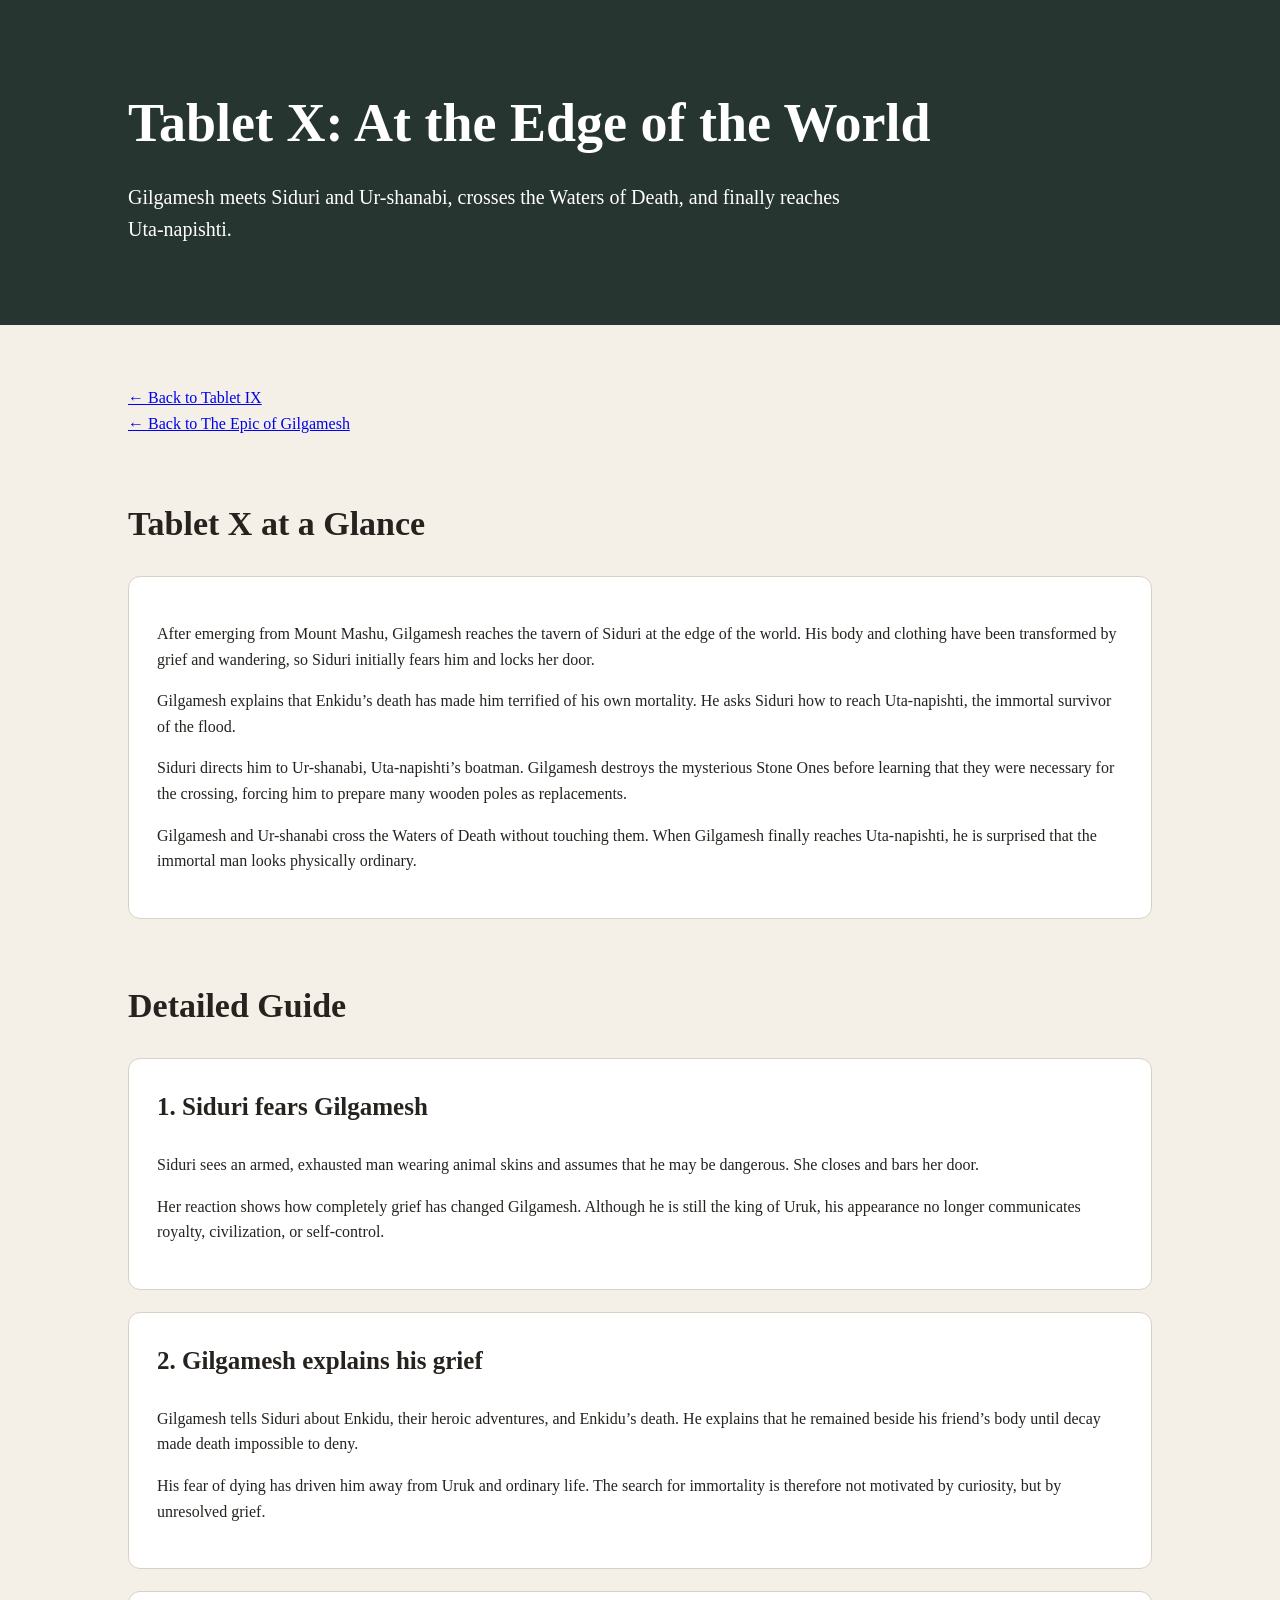
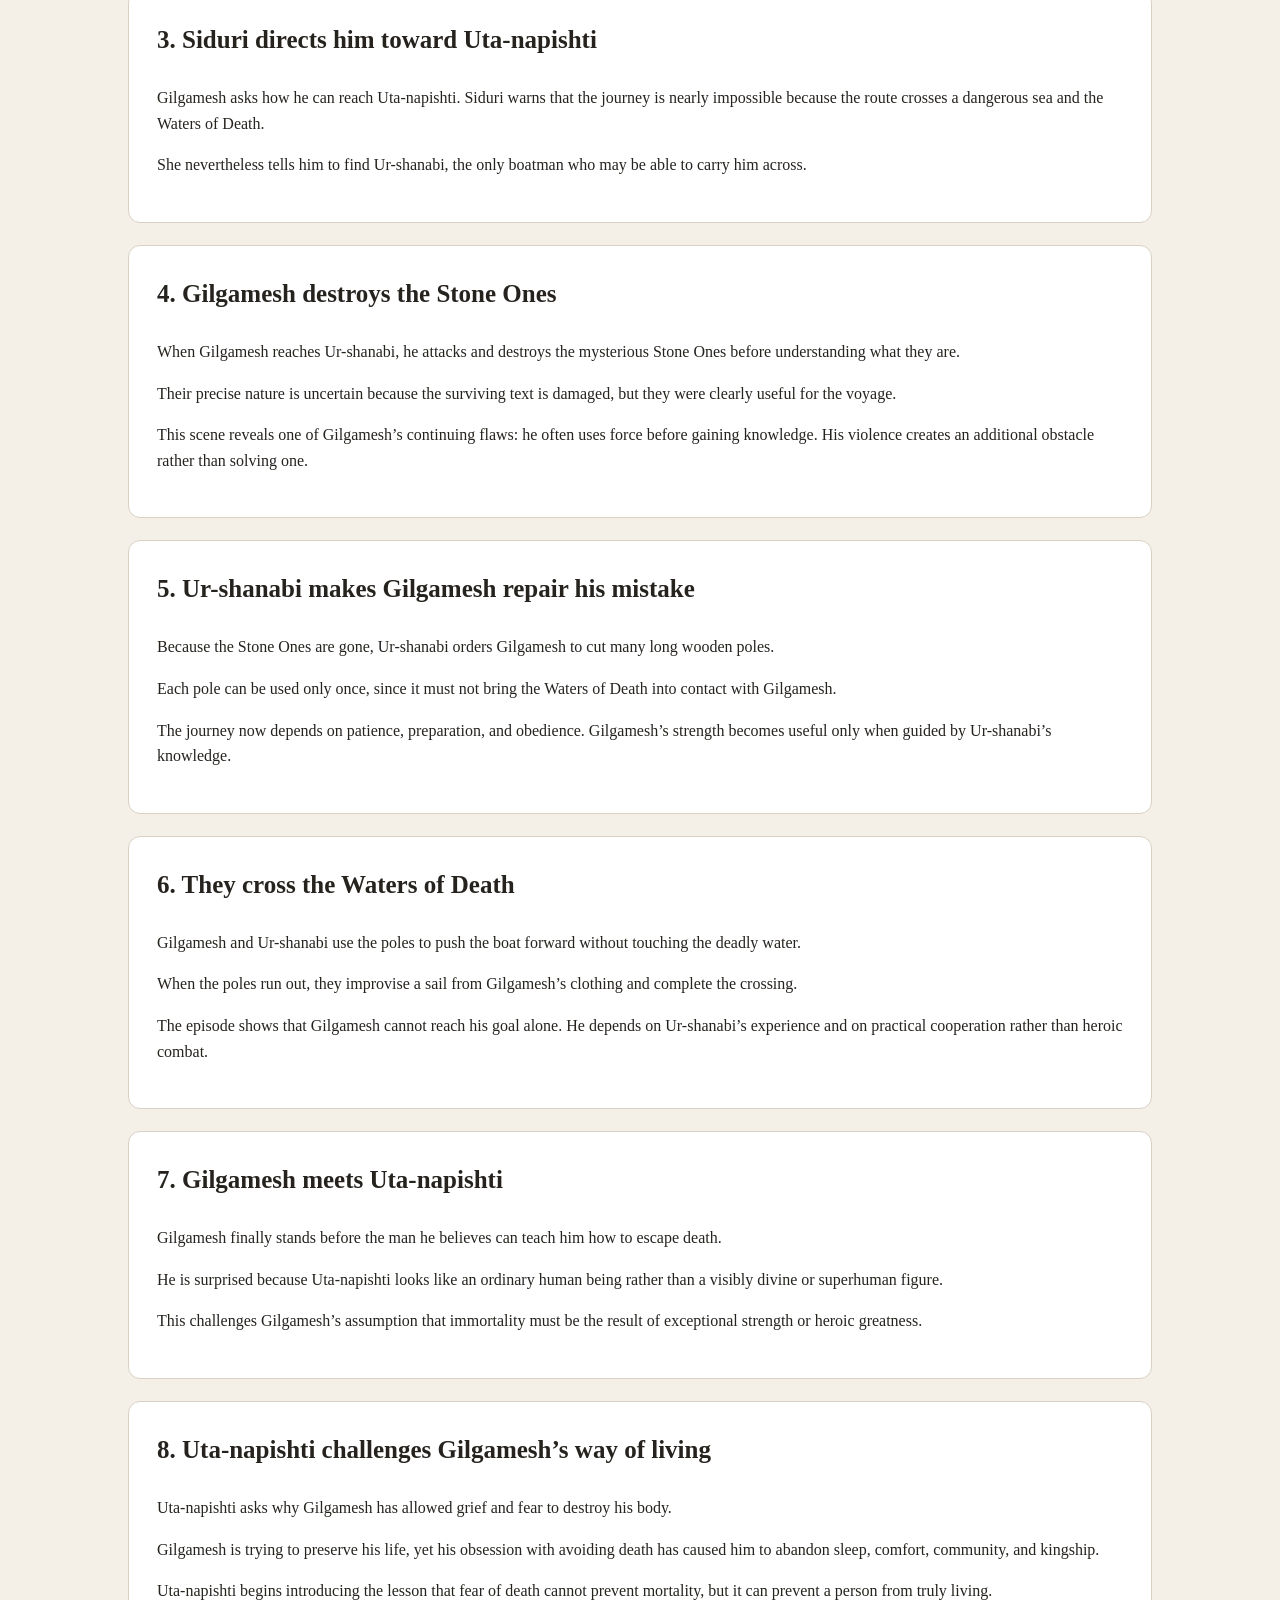
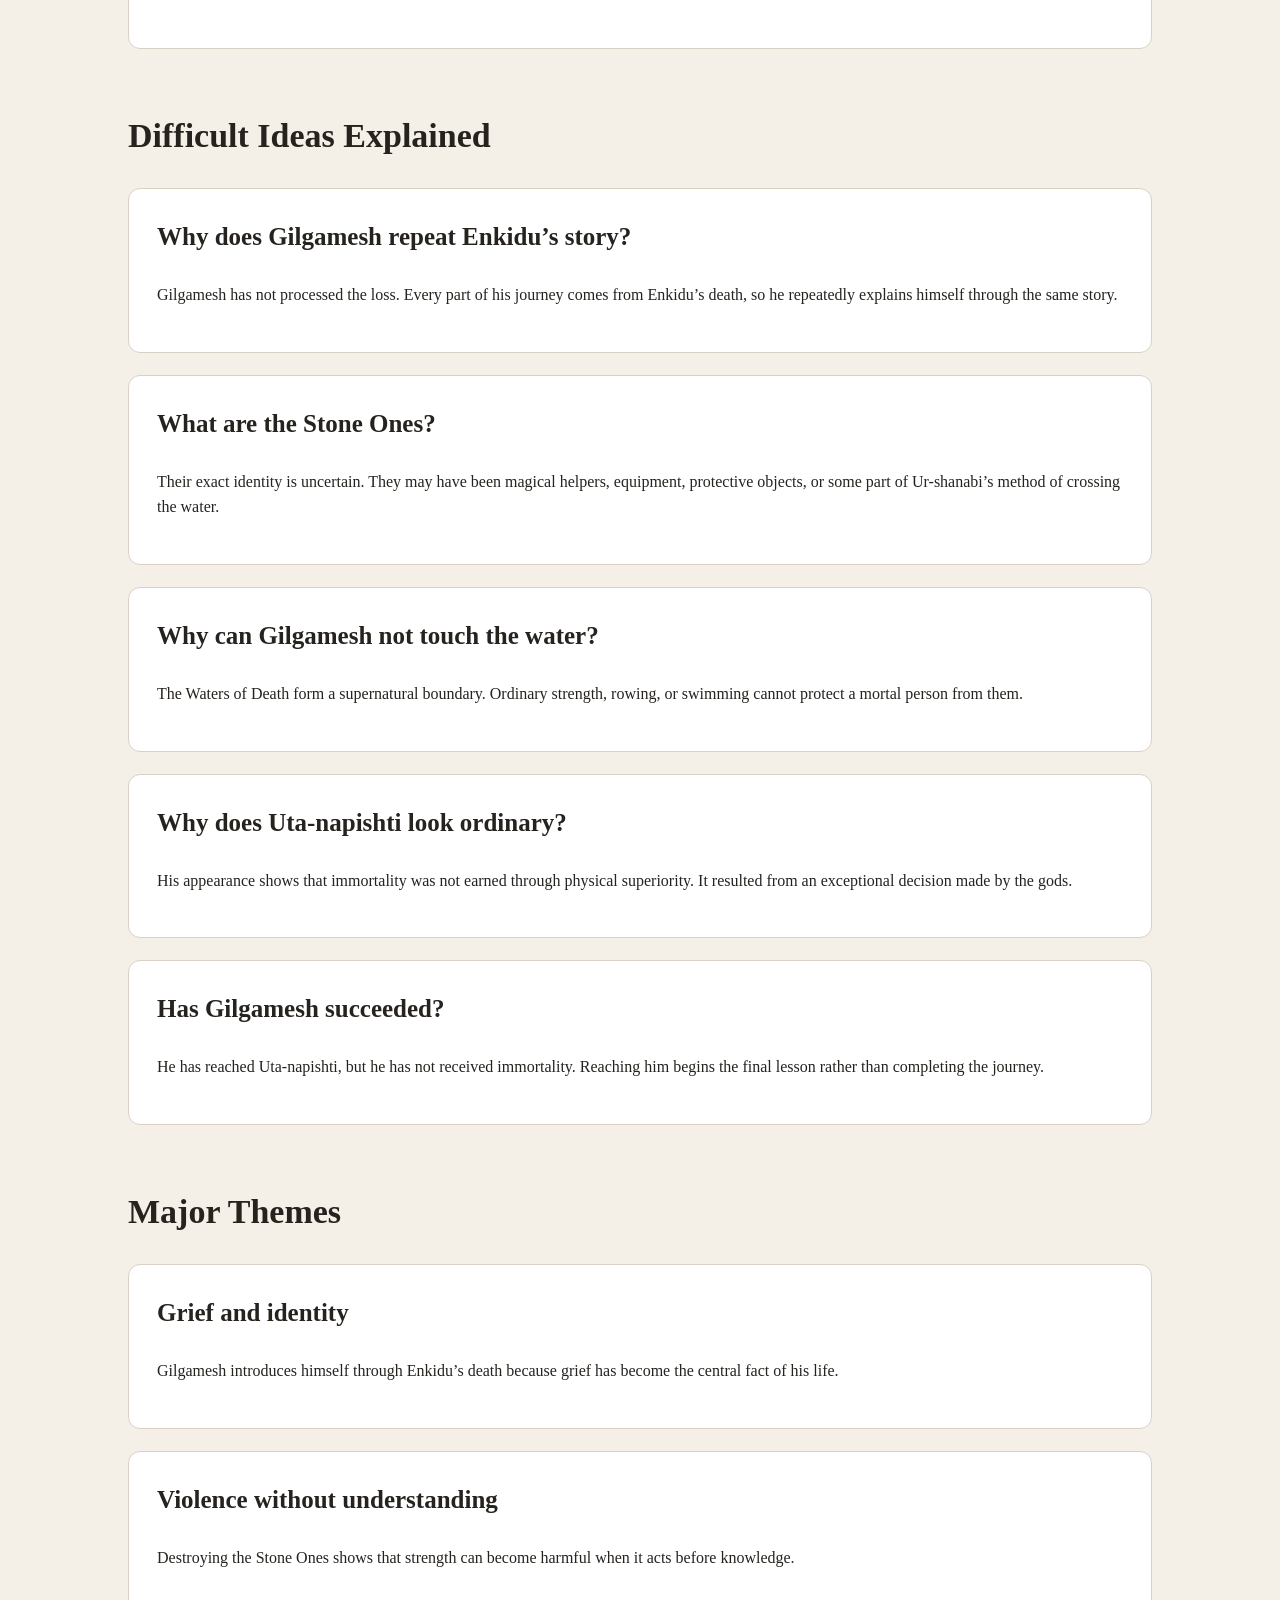
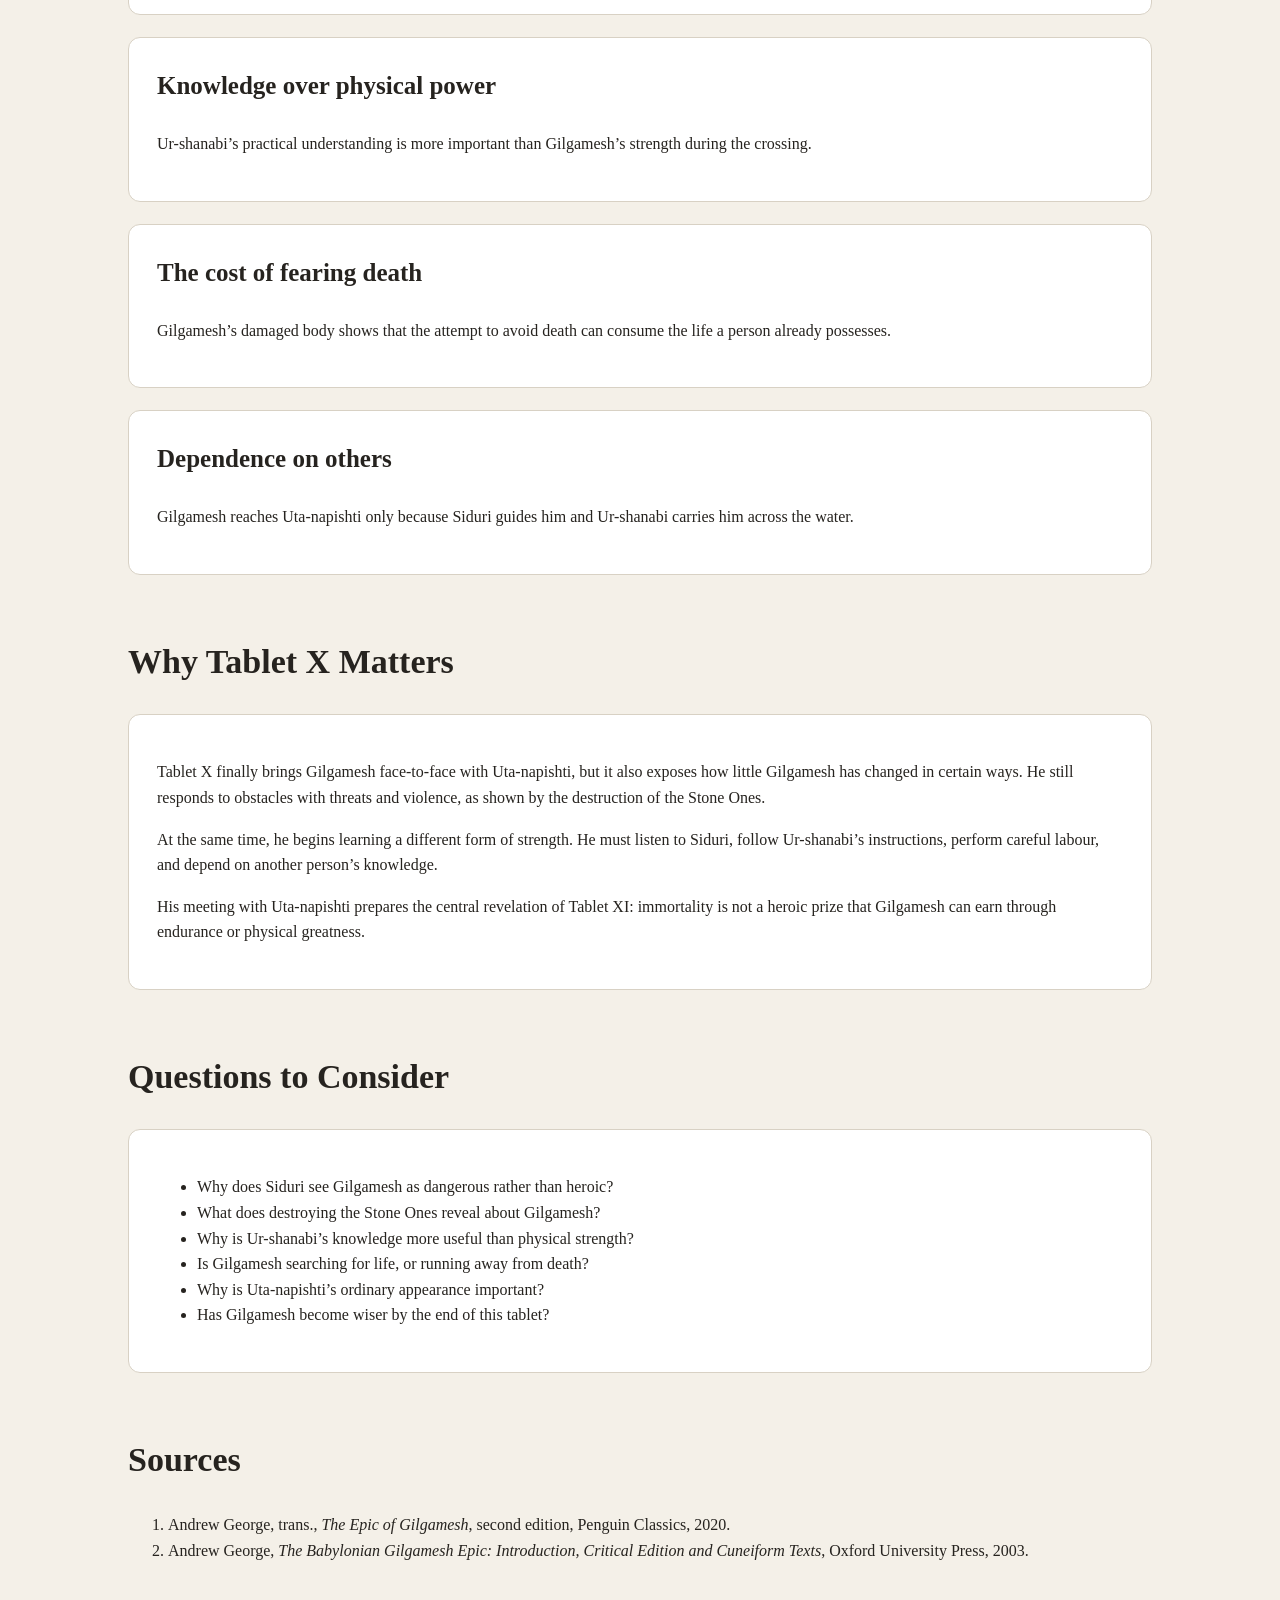
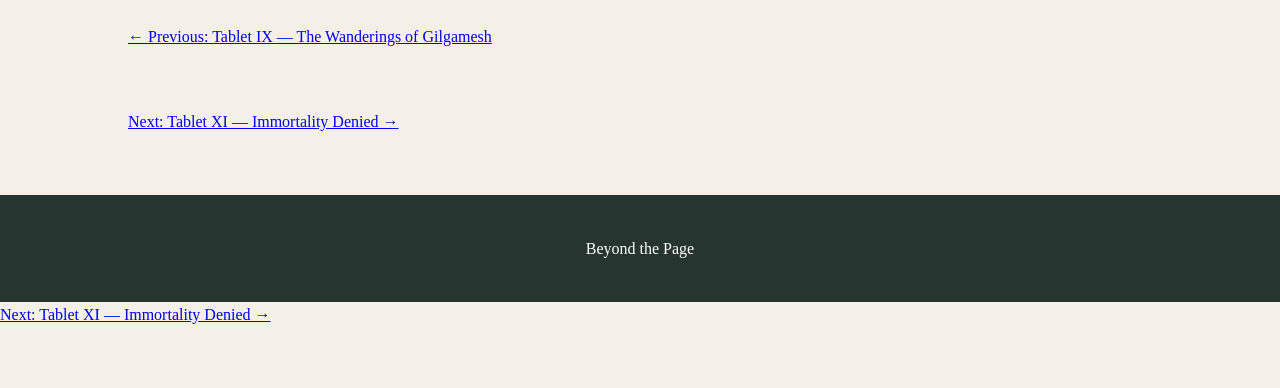
<file: gilgamesh-tablet-10.html>
<!DOCTYPE html>
<html lang="en">
<head>
  <meta charset="UTF-8">
  <meta name="viewport" content="width=device-width, initial-scale=1.0">

  <title>Tablet X: At the Edge of the World | The Epic of Gilgamesh</title>
  <link rel="stylesheet" href="style.css">
</head>

<body>
  <header>
    <h1>Tablet X: At the Edge of the World</h1>

    <p>
      Gilgamesh meets Siduri and Ur-shanabi, crosses the Waters of Death,
      and finally reaches Uta-napishti.
    </p>
  </header>

  <main>
    <section>
      <a href="gilgamesh-tablet-9.html">← Back to Tablet IX</a>
      <br>
      <a href="gilgamesh.html">← Back to The Epic of Gilgamesh</a>
    </section>

    <section>
      <h2>Tablet X at a Glance</h2>

      <article>
        <p>
          After emerging from Mount Mashu, Gilgamesh reaches the tavern of
          Siduri at the edge of the world. His body and clothing have been
          transformed by grief and wandering, so Siduri initially fears him
          and locks her door.
        </p>

        <p>
          Gilgamesh explains that Enkidu’s death has made him terrified of his
          own mortality. He asks Siduri how to reach Uta-napishti, the immortal
          survivor of the flood.
        </p>

        <p>
          Siduri directs him to Ur-shanabi, Uta-napishti’s boatman. Gilgamesh
          destroys the mysterious Stone Ones before learning that they were
          necessary for the crossing, forcing him to prepare many wooden poles
          as replacements.
        </p>

        <p>
          Gilgamesh and Ur-shanabi cross the Waters of Death without touching
          them. When Gilgamesh finally reaches Uta-napishti, he is surprised
          that the immortal man looks physically ordinary.
        </p>
      </article>
    </section>

    <section>
      <h2>Detailed Guide</h2>

      <article>
        <h3>1. Siduri fears Gilgamesh</h3>

        <p>
          Siduri sees an armed, exhausted man wearing animal skins and assumes
          that he may be dangerous. She closes and bars her door.
        </p>

        <p>
          Her reaction shows how completely grief has changed Gilgamesh.
          Although he is still the king of Uruk, his appearance no longer
          communicates royalty, civilization, or self-control.
        </p>
      </article>

      <article>
        <h3>2. Gilgamesh explains his grief</h3>

        <p>
          Gilgamesh tells Siduri about Enkidu, their heroic adventures, and
          Enkidu’s death. He explains that he remained beside his friend’s body
          until decay made death impossible to deny.
        </p>

        <p>
          His fear of dying has driven him away from Uruk and ordinary life.
          The search for immortality is therefore not motivated by curiosity,
          but by unresolved grief.
        </p>
      </article>

      <article>
        <h3>3. Siduri directs him toward Uta-napishti</h3>

        <p>
          Gilgamesh asks how he can reach Uta-napishti. Siduri warns that the
          journey is nearly impossible because the route crosses a dangerous
          sea and the Waters of Death.
        </p>

        <p>
          She nevertheless tells him to find Ur-shanabi, the only boatman who
          may be able to carry him across.
        </p>
      </article>

      <article>
        <h3>4. Gilgamesh destroys the Stone Ones</h3>

        <p>
          When Gilgamesh reaches Ur-shanabi, he attacks and destroys the
          mysterious Stone Ones before understanding what they are.
        </p>

        <p>
          Their precise nature is uncertain because the surviving text is
          damaged, but they were clearly useful for the voyage.
        </p>

        <p>
          This scene reveals one of Gilgamesh’s continuing flaws: he often uses
          force before gaining knowledge. His violence creates an additional
          obstacle rather than solving one.
        </p>
      </article>

      <article>
        <h3>5. Ur-shanabi makes Gilgamesh repair his mistake</h3>

        <p>
          Because the Stone Ones are gone, Ur-shanabi orders Gilgamesh to cut
          many long wooden poles.
        </p>

        <p>
          Each pole can be used only once, since it must not bring the Waters
          of Death into contact with Gilgamesh.
        </p>

        <p>
          The journey now depends on patience, preparation, and obedience.
          Gilgamesh’s strength becomes useful only when guided by Ur-shanabi’s
          knowledge.
        </p>
      </article>

      <article>
        <h3>6. They cross the Waters of Death</h3>

        <p>
          Gilgamesh and Ur-shanabi use the poles to push the boat forward
          without touching the deadly water.
        </p>

        <p>
          When the poles run out, they improvise a sail from Gilgamesh’s
          clothing and complete the crossing.
        </p>

        <p>
          The episode shows that Gilgamesh cannot reach his goal alone. He
          depends on Ur-shanabi’s experience and on practical cooperation
          rather than heroic combat.
        </p>
      </article>

      <article>
        <h3>7. Gilgamesh meets Uta-napishti</h3>

        <p>
          Gilgamesh finally stands before the man he believes can teach him how
          to escape death.
        </p>

        <p>
          He is surprised because Uta-napishti looks like an ordinary human
          being rather than a visibly divine or superhuman figure.
        </p>

        <p>
          This challenges Gilgamesh’s assumption that immortality must be the
          result of exceptional strength or heroic greatness.
        </p>
      </article>

      <article>
        <h3>8. Uta-napishti challenges Gilgamesh’s way of living</h3>

        <p>
          Uta-napishti asks why Gilgamesh has allowed grief and fear to destroy
          his body.
        </p>

        <p>
          Gilgamesh is trying to preserve his life, yet his obsession with
          avoiding death has caused him to abandon sleep, comfort, community,
          and kingship.
        </p>

        <p>
          Uta-napishti begins introducing the lesson that fear of death cannot
          prevent mortality, but it can prevent a person from truly living.
        </p>
      </article>
    </section>

    <section>
      <h2>Difficult Ideas Explained</h2>

      <article>
        <h3>Why does Gilgamesh repeat Enkidu’s story?</h3>

        <p>
          Gilgamesh has not processed the loss. Every part of his journey comes
          from Enkidu’s death, so he repeatedly explains himself through the
          same story.
        </p>
      </article>

      <article>
        <h3>What are the Stone Ones?</h3>

        <p>
          Their exact identity is uncertain. They may have been magical
          helpers, equipment, protective objects, or some part of Ur-shanabi’s
          method of crossing the water.
        </p>
      </article>

      <article>
        <h3>Why can Gilgamesh not touch the water?</h3>

        <p>
          The Waters of Death form a supernatural boundary. Ordinary strength,
          rowing, or swimming cannot protect a mortal person from them.
        </p>
      </article>

      <article>
        <h3>Why does Uta-napishti look ordinary?</h3>

        <p>
          His appearance shows that immortality was not earned through physical
          superiority. It resulted from an exceptional decision made by the
          gods.
        </p>
      </article>

      <article>
        <h3>Has Gilgamesh succeeded?</h3>

        <p>
          He has reached Uta-napishti, but he has not received immortality.
          Reaching him begins the final lesson rather than completing the
          journey.
        </p>
      </article>
    </section>

    <section>
      <h2>Major Themes</h2>

      <article>
        <h3>Grief and identity</h3>

        <p>
          Gilgamesh introduces himself through Enkidu’s death because grief has
          become the central fact of his life.
        </p>
      </article>

      <article>
        <h3>Violence without understanding</h3>

        <p>
          Destroying the Stone Ones shows that strength can become harmful when
          it acts before knowledge.
        </p>
      </article>

      <article>
        <h3>Knowledge over physical power</h3>

        <p>
          Ur-shanabi’s practical understanding is more important than
          Gilgamesh’s strength during the crossing.
        </p>
      </article>

      <article>
        <h3>The cost of fearing death</h3>

        <p>
          Gilgamesh’s damaged body shows that the attempt to avoid death can
          consume the life a person already possesses.
        </p>
      </article>

      <article>
        <h3>Dependence on others</h3>

        <p>
          Gilgamesh reaches Uta-napishti only because Siduri guides him and
          Ur-shanabi carries him across the water.
        </p>
      </article>
    </section>

    <section>
      <h2>Why Tablet X Matters</h2>

      <article>
        <p>
          Tablet X finally brings Gilgamesh face-to-face with Uta-napishti, but
          it also exposes how little Gilgamesh has changed in certain ways. He
          still responds to obstacles with threats and violence, as shown by
          the destruction of the Stone Ones.
        </p>

        <p>
          At the same time, he begins learning a different form of strength.
          He must listen to Siduri, follow Ur-shanabi’s instructions, perform
          careful labour, and depend on another person’s knowledge.
        </p>

        <p>
          His meeting with Uta-napishti prepares the central revelation of
          Tablet XI: immortality is not a heroic prize that Gilgamesh can earn
          through endurance or physical greatness.
        </p>
      </article>
    </section>

    <section>
      <h2>Questions to Consider</h2>

      <article>
        <ul>
          <li>Why does Siduri see Gilgamesh as dangerous rather than heroic?</li>

          <li>
            What does destroying the Stone Ones reveal about Gilgamesh?
          </li>

          <li>
            Why is Ur-shanabi’s knowledge more useful than physical strength?
          </li>

          <li>
            Is Gilgamesh searching for life, or running away from death?
          </li>

          <li>
            Why is Uta-napishti’s ordinary appearance important?
          </li>

          <li>
            Has Gilgamesh become wiser by the end of this tablet?
          </li>
        </ul>
      </article>
    </section>

    <section>
      <h2>Sources</h2>

      <ol>
        <li>
          Andrew George, trans.,
          <em>The Epic of Gilgamesh</em>,
          second edition, Penguin Classics, 2020.
        </li>

        <li>
          Andrew George,
          <em>The Babylonian Gilgamesh Epic: Introduction, Critical Edition
          and Cuneiform Texts</em>,
          Oxford University Press, 2003.
        </li>
      </ol>
    </section>

    <section>
      <a href="gilgamesh-tablet-9.html">
        ← Previous: Tablet IX — The Wanderings of Gilgamesh
      </a>
    </section>

    <section>
      <a href="gilgamesh-tablet-11.html">
        Next: Tablet XI — Immortality Denied →
      </a>
    </section>
  </main>

  <footer>
    <p>Beyond the Page</p>
  </footer>
</body>
</html>
<section>
  <a href="gilgamesh-tablet-11.html">
    Next: Tablet XI — Immortality Denied →
  </a>
</section>
</file>
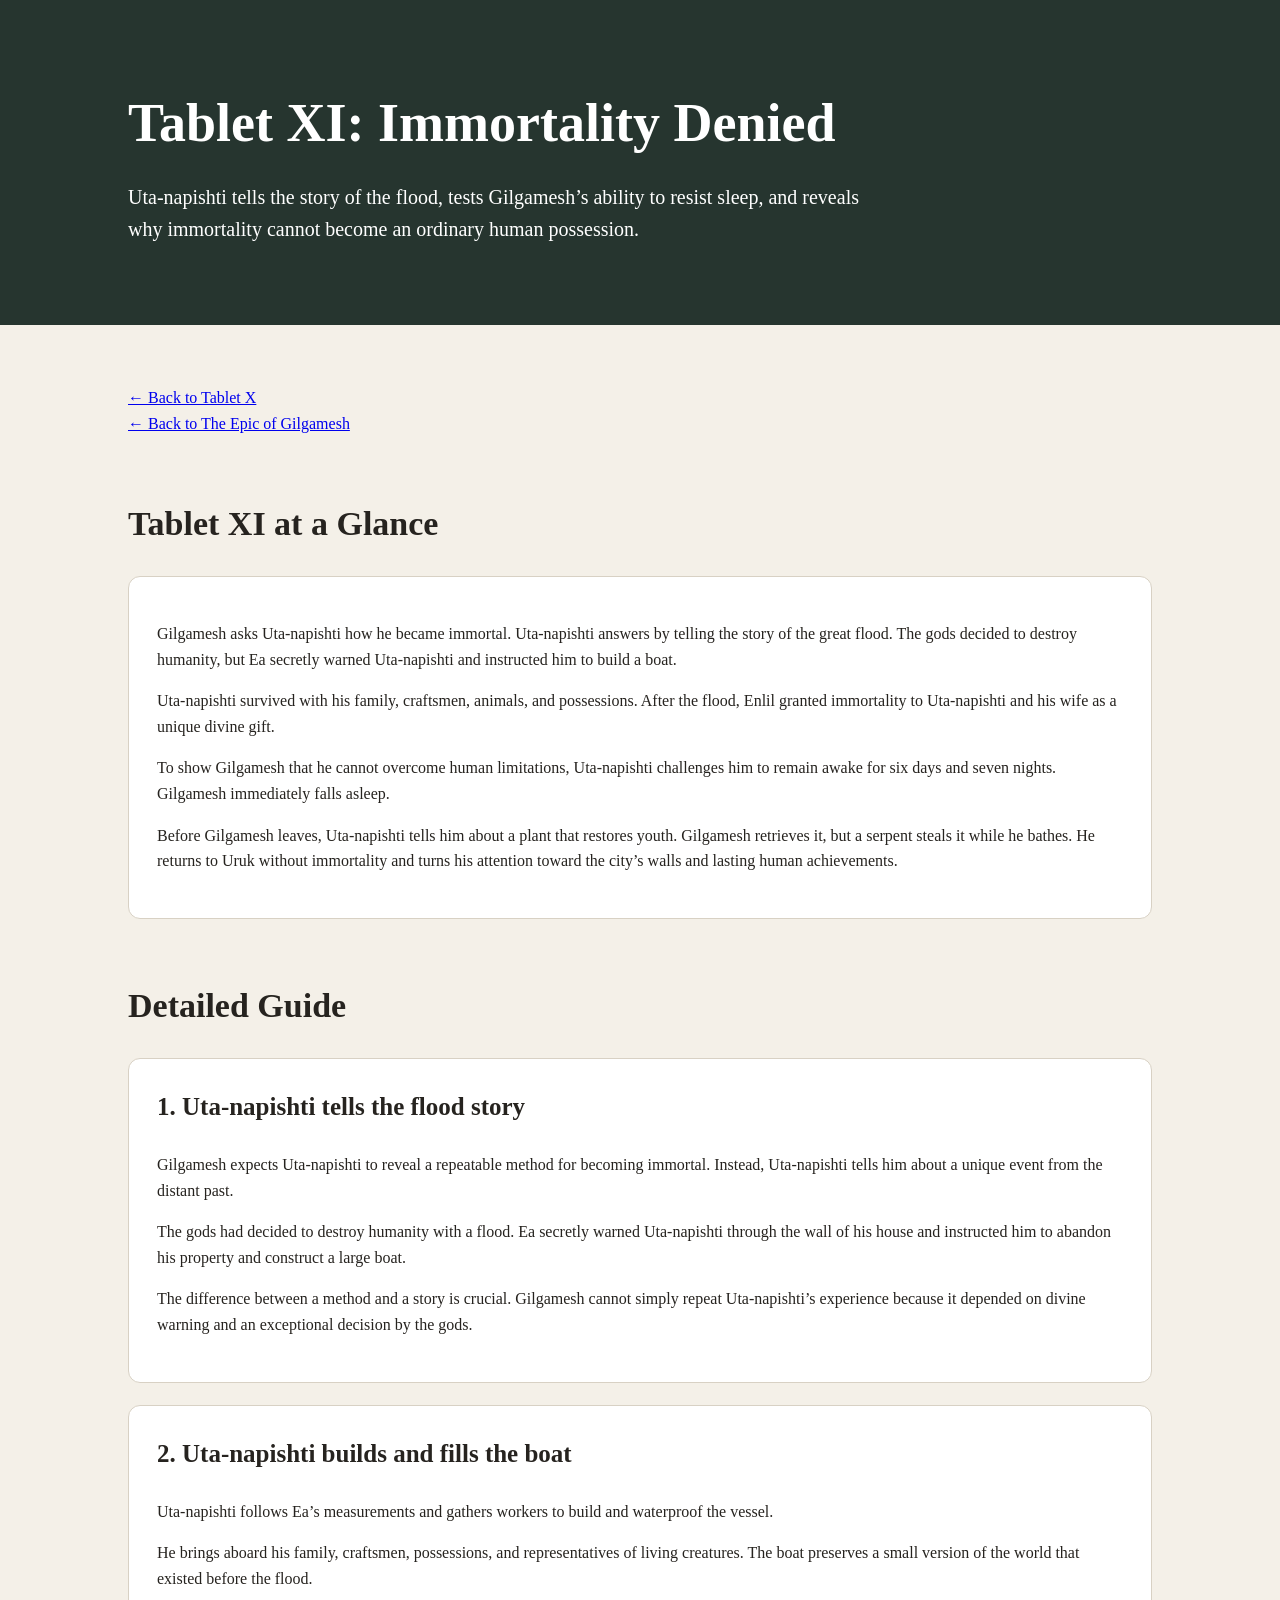
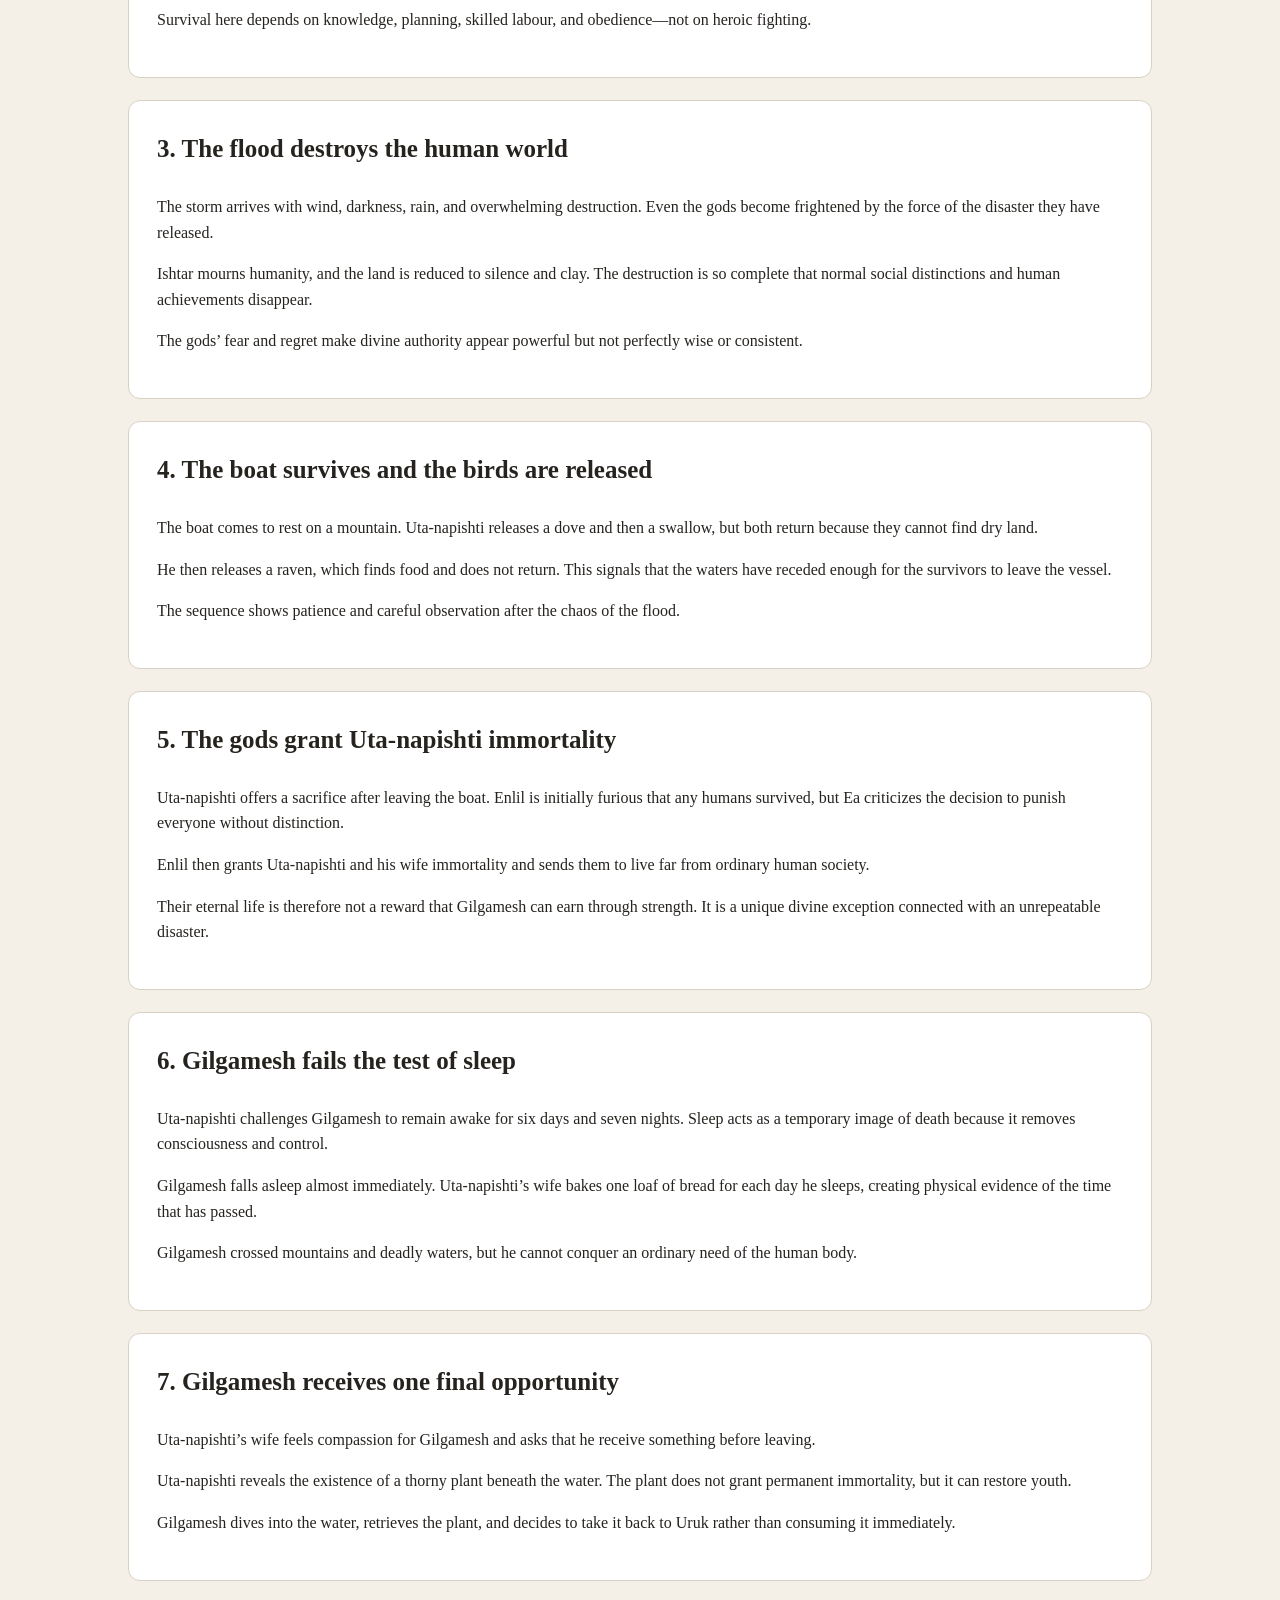
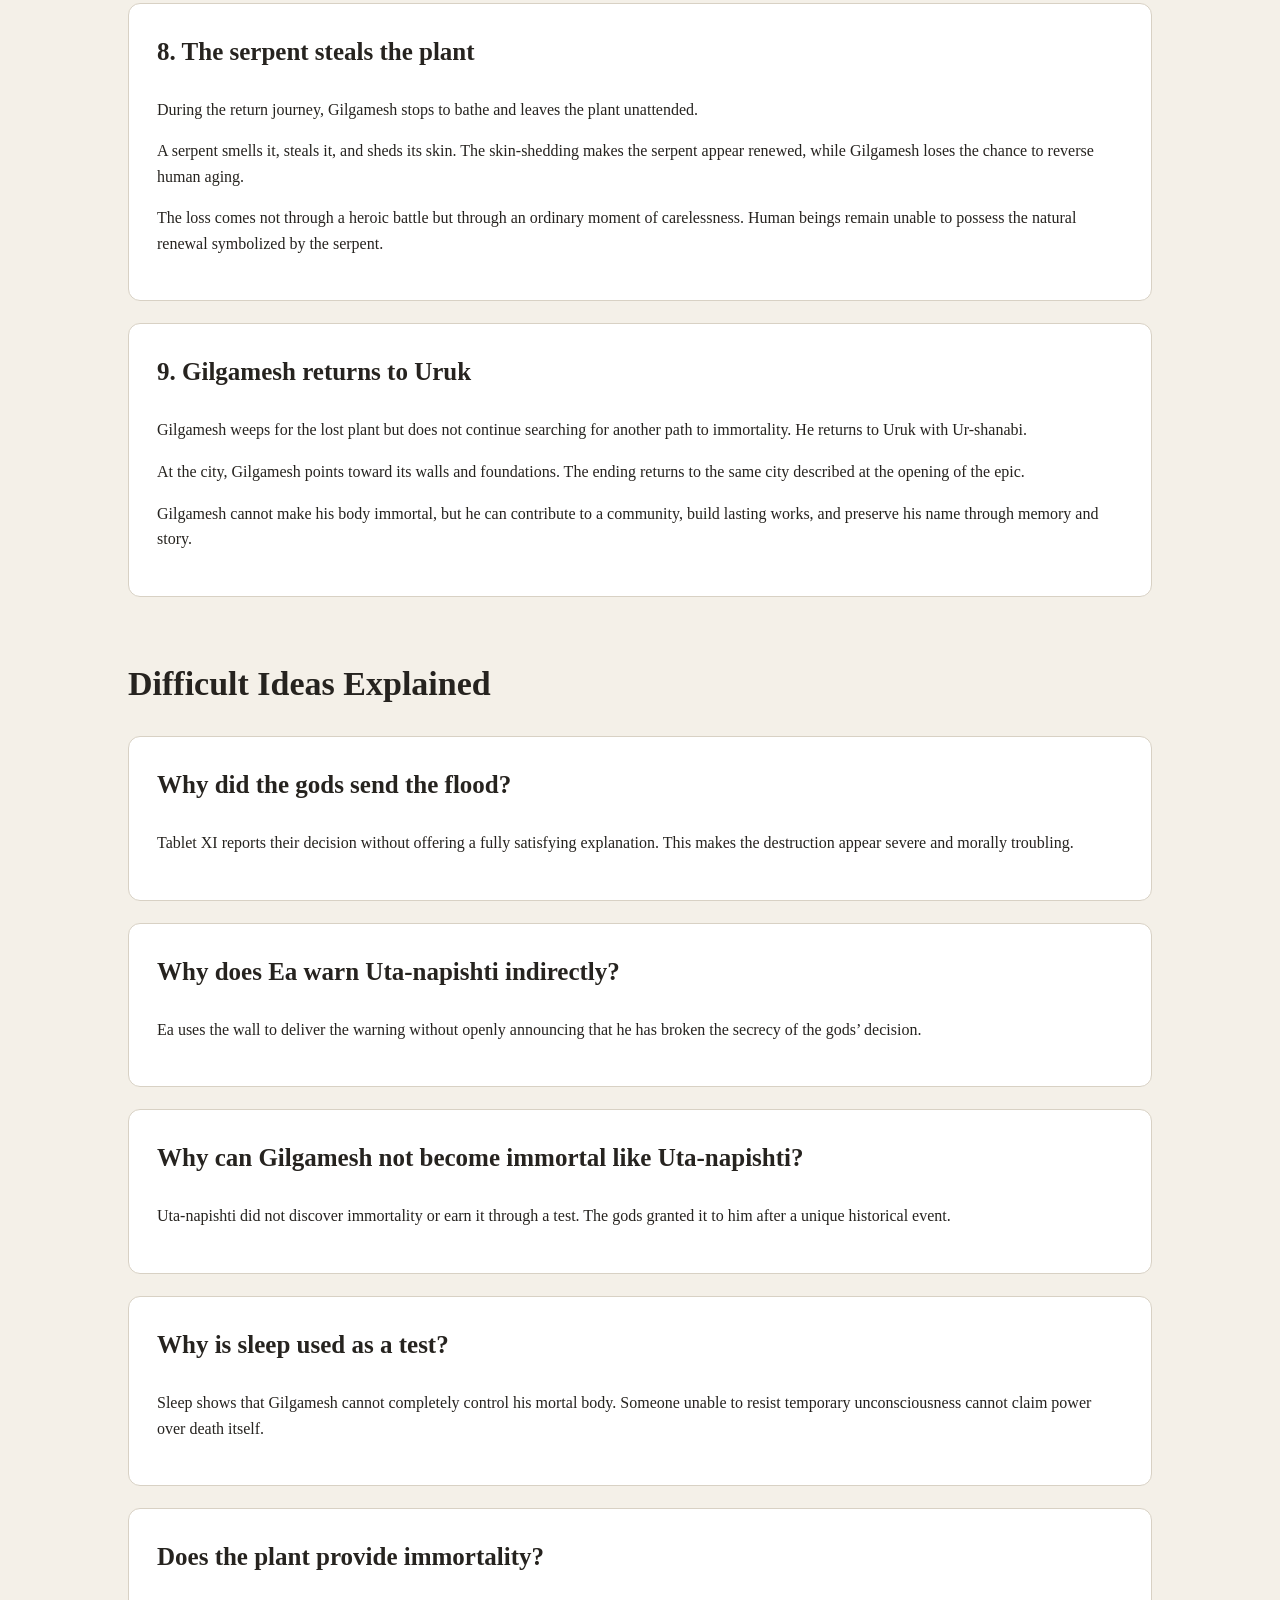
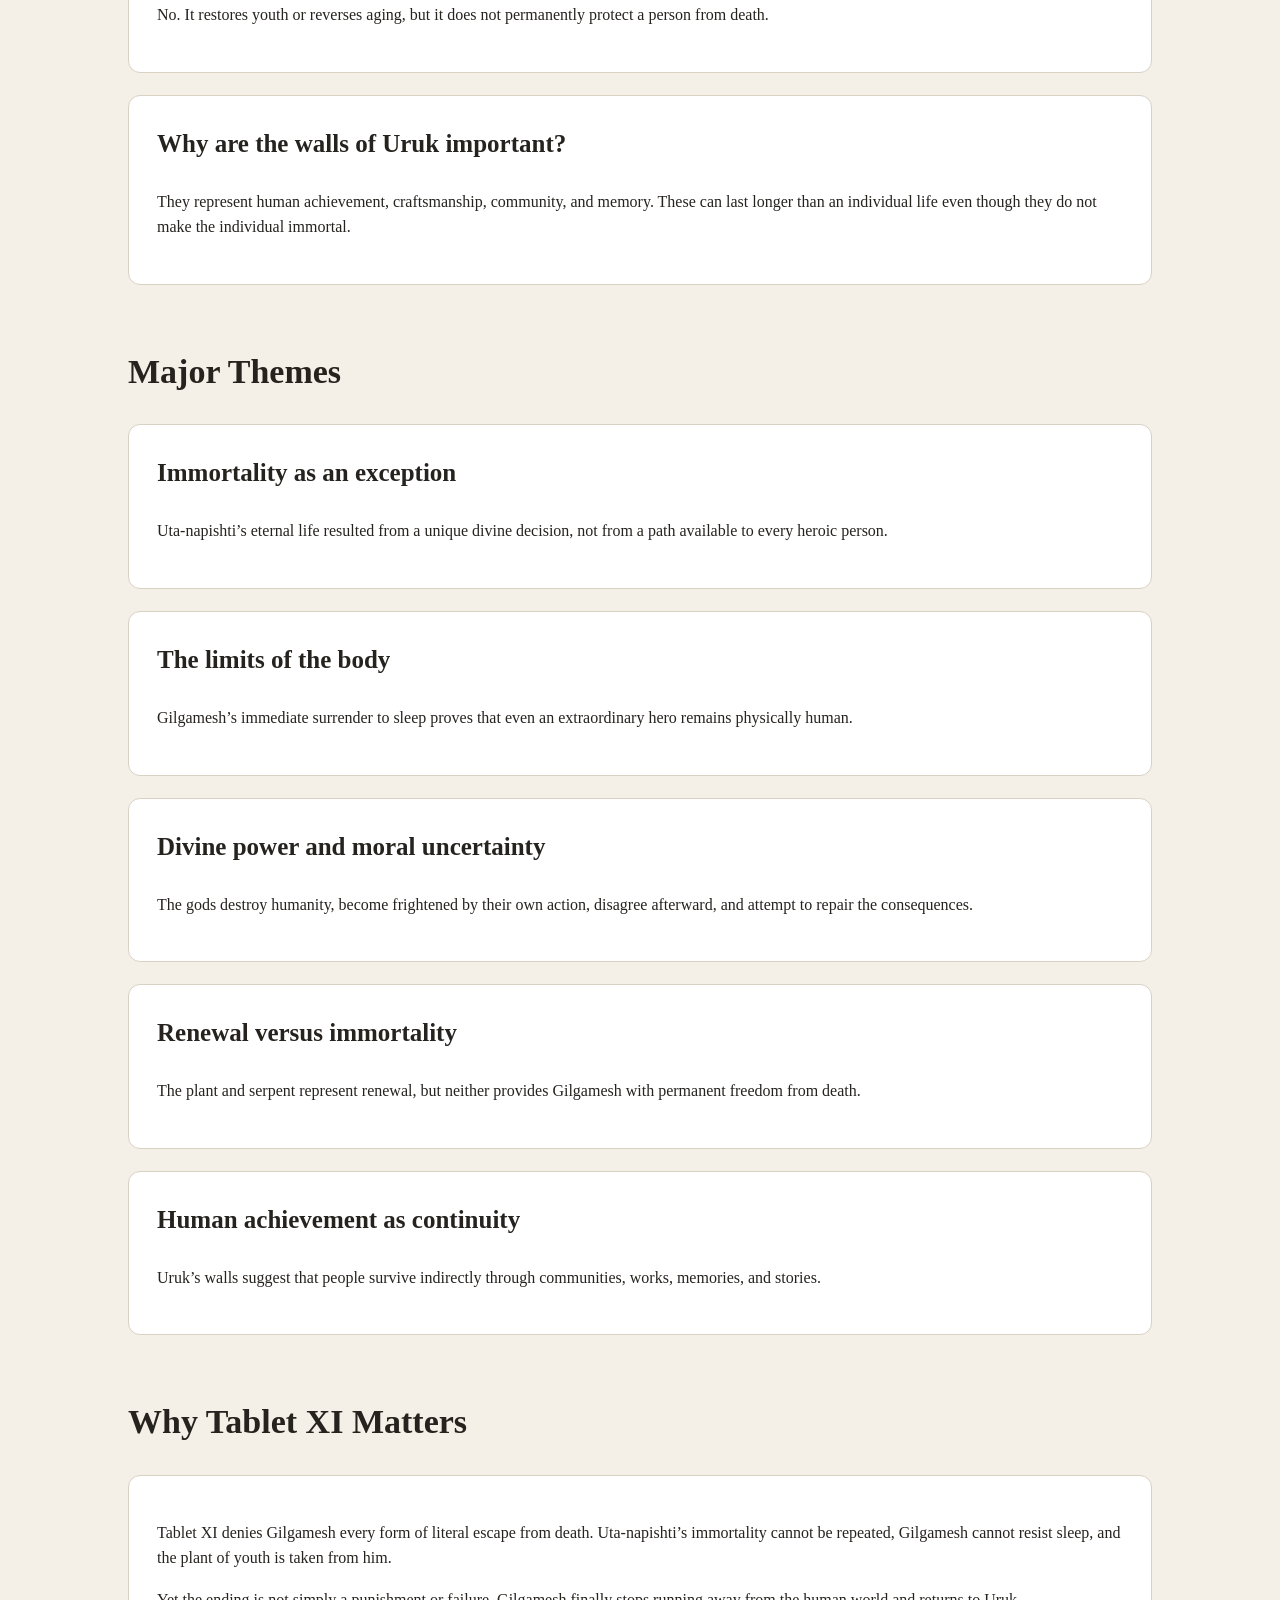
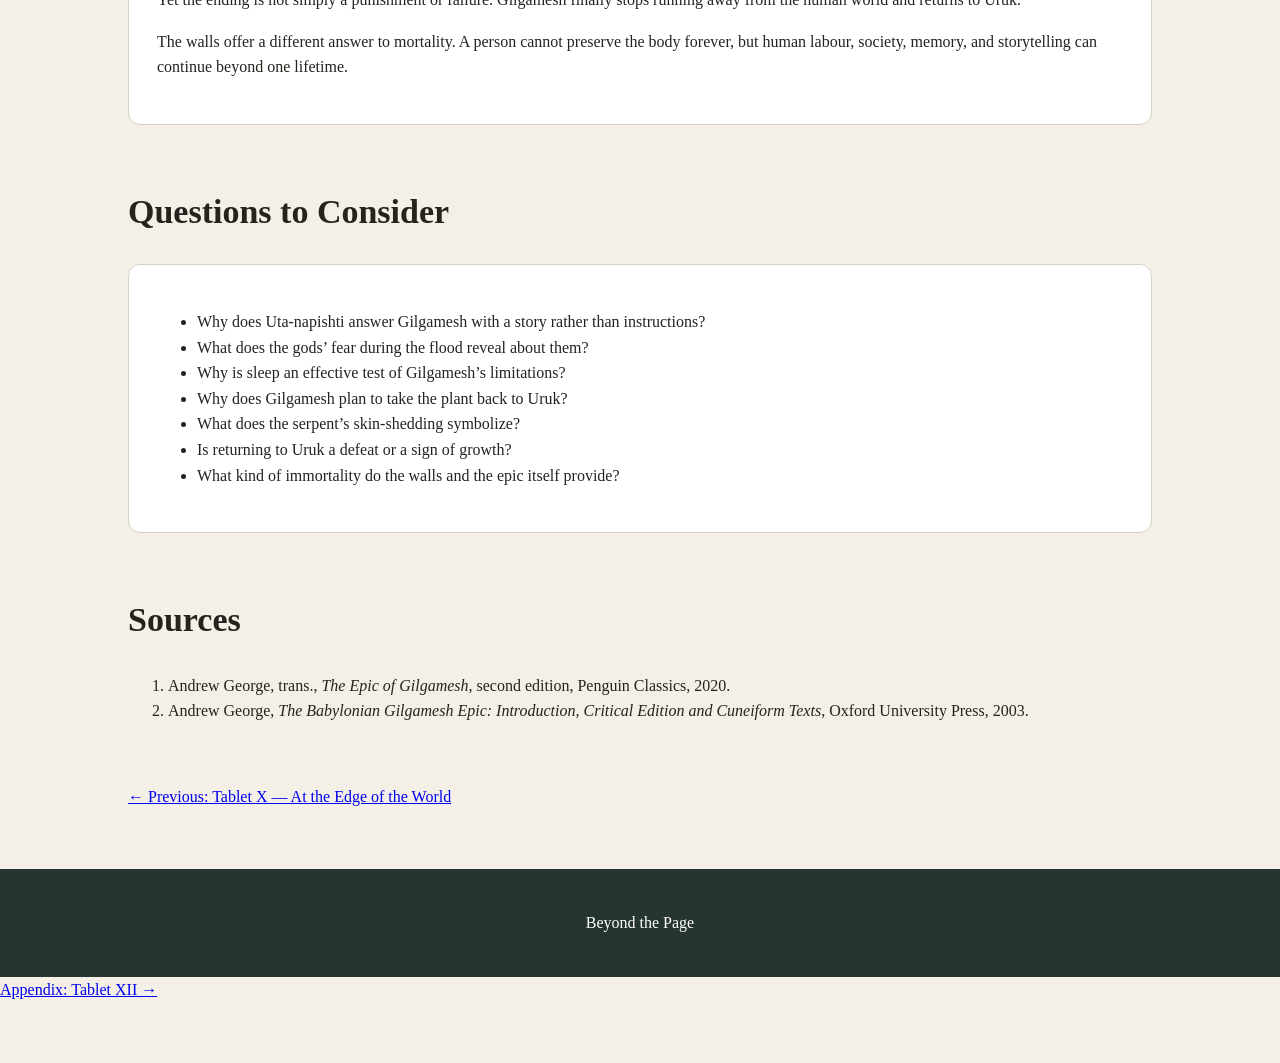
<file: gilgamesh-tablet-11.html>
<!DOCTYPE html>
<html lang="en">
<head>
  <meta charset="UTF-8">
  <meta name="viewport" content="width=device-width, initial-scale=1.0">

  <title>Tablet XI: Immortality Denied | The Epic of Gilgamesh</title>
  <link rel="stylesheet" href="style.css">
</head>

<body>
  <header>
    <h1>Tablet XI: Immortality Denied</h1>

    <p>
      Uta-napishti tells the story of the flood, tests Gilgamesh’s ability to
      resist sleep, and reveals why immortality cannot become an ordinary
      human possession.
    </p>
  </header>

  <main>
    <section>
      <a href="gilgamesh-tablet-10.html">← Back to Tablet X</a>
      <br>
      <a href="gilgamesh.html">← Back to The Epic of Gilgamesh</a>
    </section>

    <section>
      <h2>Tablet XI at a Glance</h2>

      <article>
        <p>
          Gilgamesh asks Uta-napishti how he became immortal. Uta-napishti
          answers by telling the story of the great flood. The gods decided to
          destroy humanity, but Ea secretly warned Uta-napishti and instructed
          him to build a boat.
        </p>

        <p>
          Uta-napishti survived with his family, craftsmen, animals, and
          possessions. After the flood, Enlil granted immortality to
          Uta-napishti and his wife as a unique divine gift.
        </p>

        <p>
          To show Gilgamesh that he cannot overcome human limitations,
          Uta-napishti challenges him to remain awake for six days and seven
          nights. Gilgamesh immediately falls asleep.
        </p>

        <p>
          Before Gilgamesh leaves, Uta-napishti tells him about a plant that
          restores youth. Gilgamesh retrieves it, but a serpent steals it while
          he bathes. He returns to Uruk without immortality and turns his
          attention toward the city’s walls and lasting human achievements.
        </p>
      </article>
    </section>

    <section>
      <h2>Detailed Guide</h2>

      <article>
        <h3>1. Uta-napishti tells the flood story</h3>

        <p>
          Gilgamesh expects Uta-napishti to reveal a repeatable method for
          becoming immortal. Instead, Uta-napishti tells him about a unique
          event from the distant past.
        </p>

        <p>
          The gods had decided to destroy humanity with a flood. Ea secretly
          warned Uta-napishti through the wall of his house and instructed him
          to abandon his property and construct a large boat.
        </p>

        <p>
          The difference between a method and a story is crucial. Gilgamesh
          cannot simply repeat Uta-napishti’s experience because it depended
          on divine warning and an exceptional decision by the gods.
        </p>
      </article>

      <article>
        <h3>2. Uta-napishti builds and fills the boat</h3>

        <p>
          Uta-napishti follows Ea’s measurements and gathers workers to build
          and waterproof the vessel.
        </p>

        <p>
          He brings aboard his family, craftsmen, possessions, and
          representatives of living creatures. The boat preserves a small
          version of the world that existed before the flood.
        </p>

        <p>
          Survival here depends on knowledge, planning, skilled labour, and
          obedience—not on heroic fighting.
        </p>
      </article>

      <article>
        <h3>3. The flood destroys the human world</h3>

        <p>
          The storm arrives with wind, darkness, rain, and overwhelming
          destruction. Even the gods become frightened by the force of the
          disaster they have released.
        </p>

        <p>
          Ishtar mourns humanity, and the land is reduced to silence and clay.
          The destruction is so complete that normal social distinctions and
          human achievements disappear.
        </p>

        <p>
          The gods’ fear and regret make divine authority appear powerful but
          not perfectly wise or consistent.
        </p>
      </article>

      <article>
        <h3>4. The boat survives and the birds are released</h3>

        <p>
          The boat comes to rest on a mountain. Uta-napishti releases a dove
          and then a swallow, but both return because they cannot find dry
          land.
        </p>

        <p>
          He then releases a raven, which finds food and does not return.
          This signals that the waters have receded enough for the survivors
          to leave the vessel.
        </p>

        <p>
          The sequence shows patience and careful observation after the chaos
          of the flood.
        </p>
      </article>

      <article>
        <h3>5. The gods grant Uta-napishti immortality</h3>

        <p>
          Uta-napishti offers a sacrifice after leaving the boat. Enlil is
          initially furious that any humans survived, but Ea criticizes the
          decision to punish everyone without distinction.
        </p>

        <p>
          Enlil then grants Uta-napishti and his wife immortality and sends
          them to live far from ordinary human society.
        </p>

        <p>
          Their eternal life is therefore not a reward that Gilgamesh can earn
          through strength. It is a unique divine exception connected with an
          unrepeatable disaster.
        </p>
      </article>

      <article>
        <h3>6. Gilgamesh fails the test of sleep</h3>

        <p>
          Uta-napishti challenges Gilgamesh to remain awake for six days and
          seven nights. Sleep acts as a temporary image of death because it
          removes consciousness and control.
        </p>

        <p>
          Gilgamesh falls asleep almost immediately. Uta-napishti’s wife bakes
          one loaf of bread for each day he sleeps, creating physical evidence
          of the time that has passed.
        </p>

        <p>
          Gilgamesh crossed mountains and deadly waters, but he cannot conquer
          an ordinary need of the human body.
        </p>
      </article>

      <article>
        <h3>7. Gilgamesh receives one final opportunity</h3>

        <p>
          Uta-napishti’s wife feels compassion for Gilgamesh and asks that he
          receive something before leaving.
        </p>

        <p>
          Uta-napishti reveals the existence of a thorny plant beneath the
          water. The plant does not grant permanent immortality, but it can
          restore youth.
        </p>

        <p>
          Gilgamesh dives into the water, retrieves the plant, and decides to
          take it back to Uruk rather than consuming it immediately.
        </p>
      </article>

      <article>
        <h3>8. The serpent steals the plant</h3>

        <p>
          During the return journey, Gilgamesh stops to bathe and leaves the
          plant unattended.
        </p>

        <p>
          A serpent smells it, steals it, and sheds its skin. The skin-shedding
          makes the serpent appear renewed, while Gilgamesh loses the chance
          to reverse human aging.
        </p>

        <p>
          The loss comes not through a heroic battle but through an ordinary
          moment of carelessness. Human beings remain unable to possess the
          natural renewal symbolized by the serpent.
        </p>
      </article>

      <article>
        <h3>9. Gilgamesh returns to Uruk</h3>

        <p>
          Gilgamesh weeps for the lost plant but does not continue searching
          for another path to immortality. He returns to Uruk with Ur-shanabi.
        </p>

        <p>
          At the city, Gilgamesh points toward its walls and foundations. The
          ending returns to the same city described at the opening of the epic.
        </p>

        <p>
          Gilgamesh cannot make his body immortal, but he can contribute to a
          community, build lasting works, and preserve his name through memory
          and story.
        </p>
      </article>
    </section>

    <section>
      <h2>Difficult Ideas Explained</h2>

      <article>
        <h3>Why did the gods send the flood?</h3>

        <p>
          Tablet XI reports their decision without offering a fully satisfying
          explanation. This makes the destruction appear severe and morally
          troubling.
        </p>
      </article>

      <article>
        <h3>Why does Ea warn Uta-napishti indirectly?</h3>

        <p>
          Ea uses the wall to deliver the warning without openly announcing
          that he has broken the secrecy of the gods’ decision.
        </p>
      </article>

      <article>
        <h3>Why can Gilgamesh not become immortal like Uta-napishti?</h3>

        <p>
          Uta-napishti did not discover immortality or earn it through a test.
          The gods granted it to him after a unique historical event.
        </p>
      </article>

      <article>
        <h3>Why is sleep used as a test?</h3>

        <p>
          Sleep shows that Gilgamesh cannot completely control his mortal body.
          Someone unable to resist temporary unconsciousness cannot claim power
          over death itself.
        </p>
      </article>

      <article>
        <h3>Does the plant provide immortality?</h3>

        <p>
          No. It restores youth or reverses aging, but it does not permanently
          protect a person from death.
        </p>
      </article>

      <article>
        <h3>Why are the walls of Uruk important?</h3>

        <p>
          They represent human achievement, craftsmanship, community, and
          memory. These can last longer than an individual life even though
          they do not make the individual immortal.
        </p>
      </article>
    </section>

    <section>
      <h2>Major Themes</h2>

      <article>
        <h3>Immortality as an exception</h3>

        <p>
          Uta-napishti’s eternal life resulted from a unique divine decision,
          not from a path available to every heroic person.
        </p>
      </article>

      <article>
        <h3>The limits of the body</h3>

        <p>
          Gilgamesh’s immediate surrender to sleep proves that even an
          extraordinary hero remains physically human.
        </p>
      </article>

      <article>
        <h3>Divine power and moral uncertainty</h3>

        <p>
          The gods destroy humanity, become frightened by their own action,
          disagree afterward, and attempt to repair the consequences.
        </p>
      </article>

      <article>
        <h3>Renewal versus immortality</h3>

        <p>
          The plant and serpent represent renewal, but neither provides
          Gilgamesh with permanent freedom from death.
        </p>
      </article>

      <article>
        <h3>Human achievement as continuity</h3>

        <p>
          Uruk’s walls suggest that people survive indirectly through
          communities, works, memories, and stories.
        </p>
      </article>
    </section>

    <section>
      <h2>Why Tablet XI Matters</h2>

      <article>
        <p>
          Tablet XI denies Gilgamesh every form of literal escape from death.
          Uta-napishti’s immortality cannot be repeated, Gilgamesh cannot
          resist sleep, and the plant of youth is taken from him.
        </p>

        <p>
          Yet the ending is not simply a punishment or failure. Gilgamesh
          finally stops running away from the human world and returns to Uruk.
        </p>

        <p>
          The walls offer a different answer to mortality. A person cannot
          preserve the body forever, but human labour, society, memory, and
          storytelling can continue beyond one lifetime.
        </p>
      </article>
    </section>

    <section>
      <h2>Questions to Consider</h2>

      <article>
        <ul>
          <li>
            Why does Uta-napishti answer Gilgamesh with a story rather than
            instructions?
          </li>

          <li>
            What does the gods’ fear during the flood reveal about them?
          </li>

          <li>
            Why is sleep an effective test of Gilgamesh’s limitations?
          </li>

          <li>
            Why does Gilgamesh plan to take the plant back to Uruk?
          </li>

          <li>
            What does the serpent’s skin-shedding symbolize?
          </li>

          <li>
            Is returning to Uruk a defeat or a sign of growth?
          </li>

          <li>
            What kind of immortality do the walls and the epic itself provide?
          </li>
        </ul>
      </article>
    </section>

    <section>
      <h2>Sources</h2>

      <ol>
        <li>
          Andrew George, trans.,
          <em>The Epic of Gilgamesh</em>,
          second edition, Penguin Classics, 2020.
        </li>

        <li>
          Andrew George,
          <em>The Babylonian Gilgamesh Epic: Introduction, Critical Edition
          and Cuneiform Texts</em>,
          Oxford University Press, 2003.
        </li>
      </ol>
    </section>

    <section>
      <a href="gilgamesh-tablet-10.html">
        ← Previous: Tablet X — At the Edge of the World
      </a>
    </section>
  </main>

  <footer>
    <p>Beyond the Page</p>
  </footer>
</body>
</html>
<section>
  <a href="gilgamesh-tablet-12.html">
    Appendix: Tablet XII →
  </a>
</section>
</file>
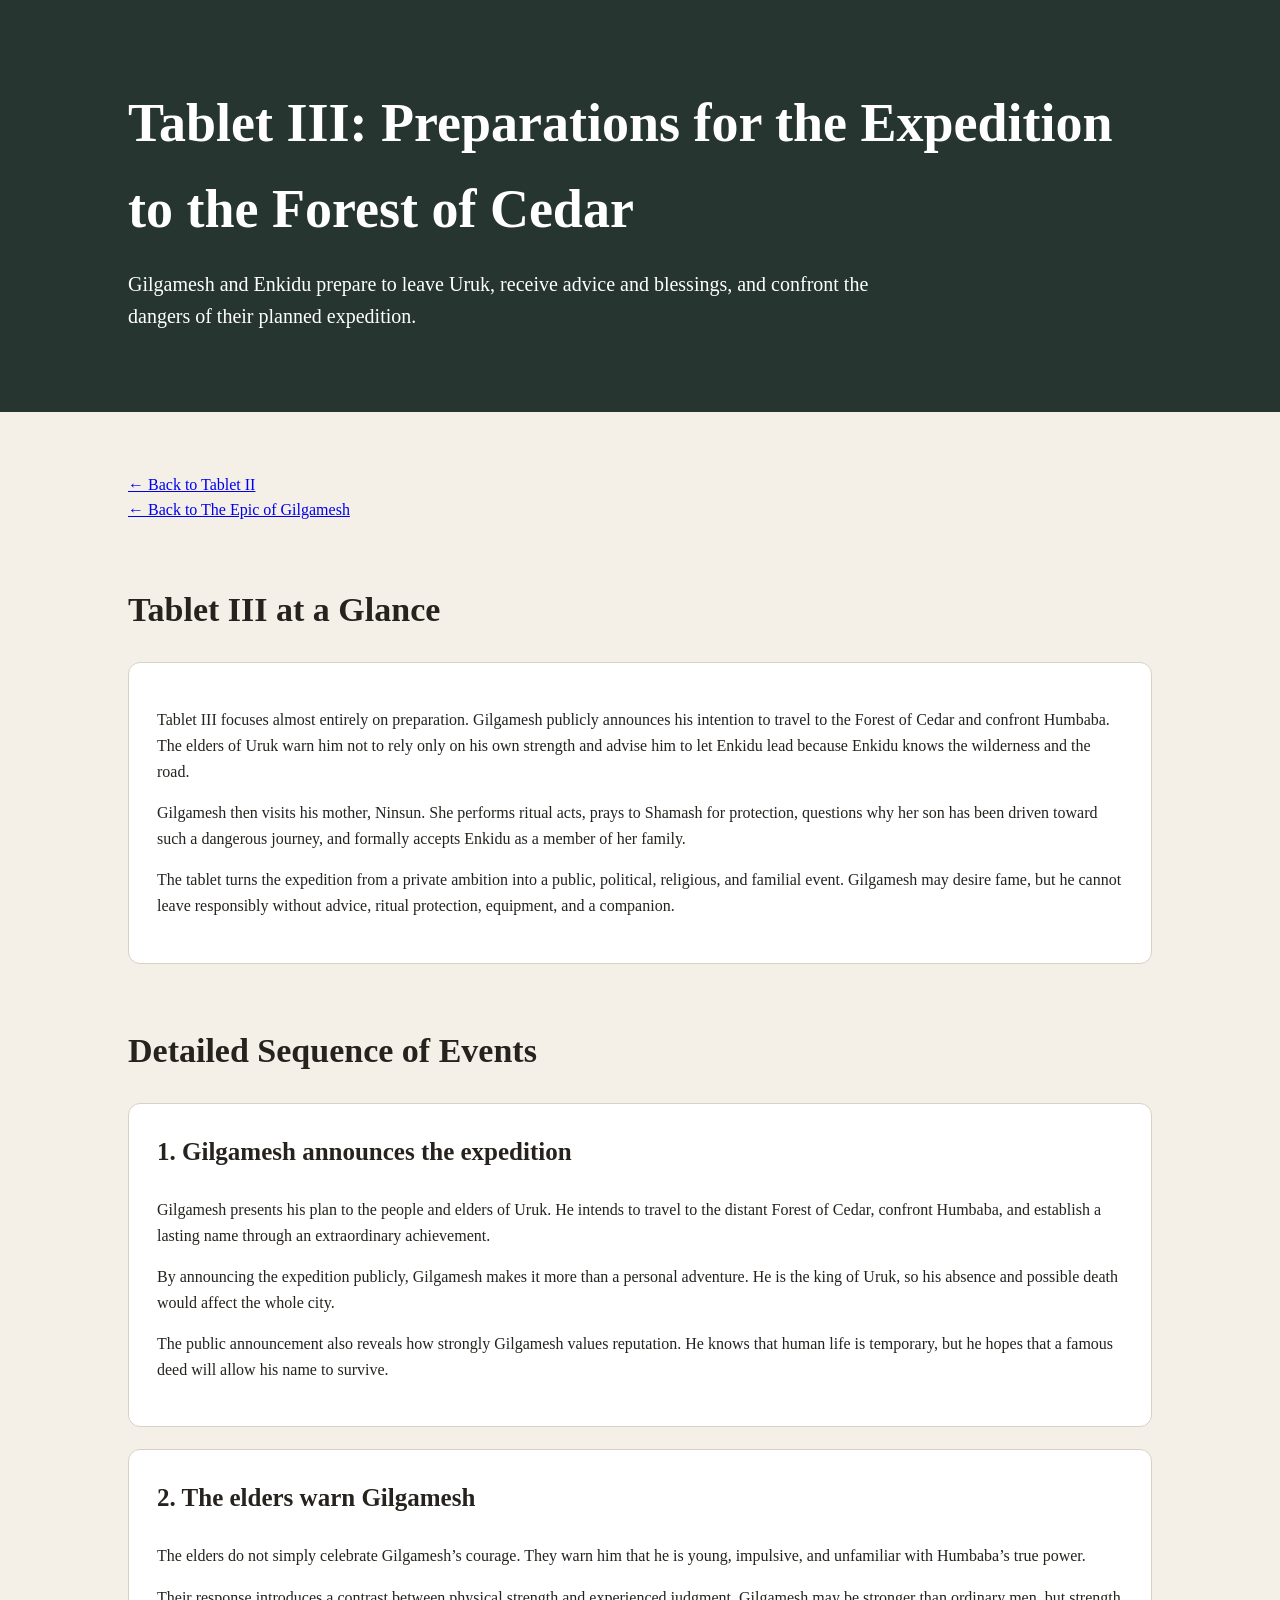
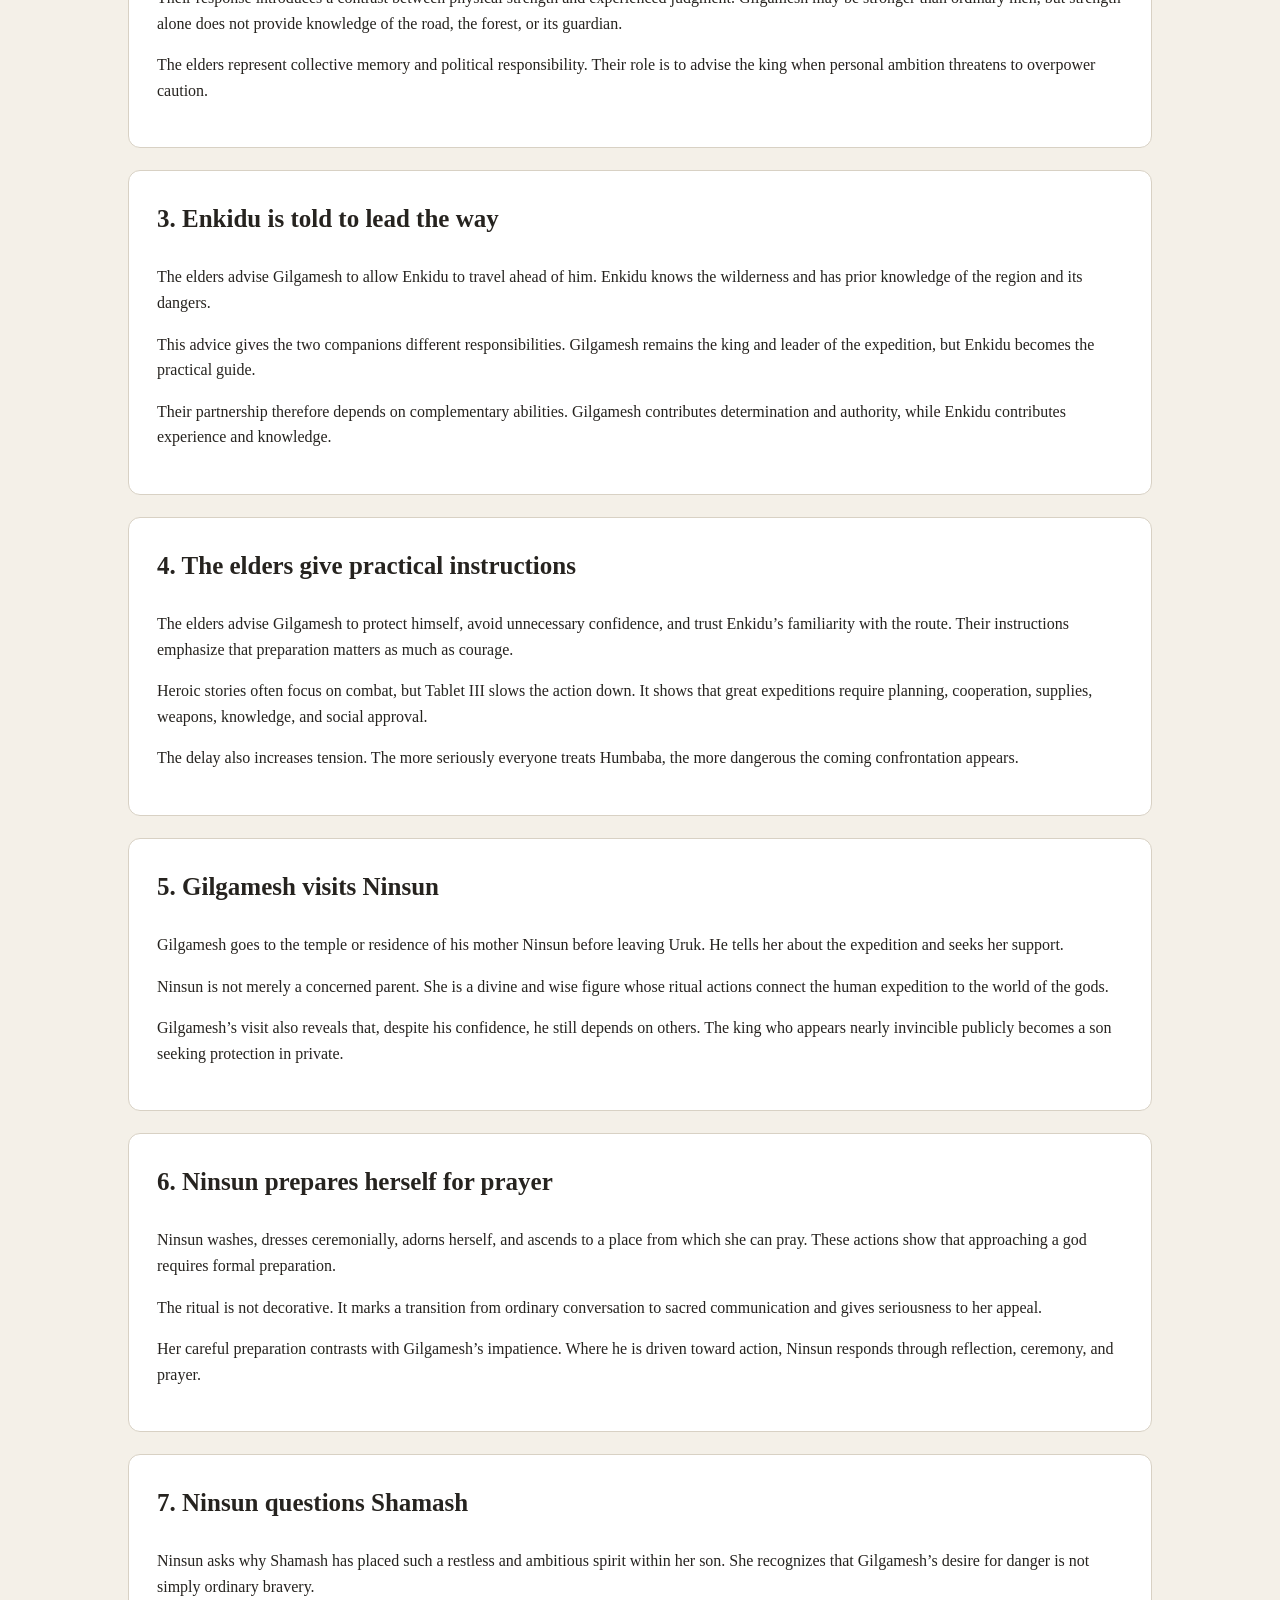
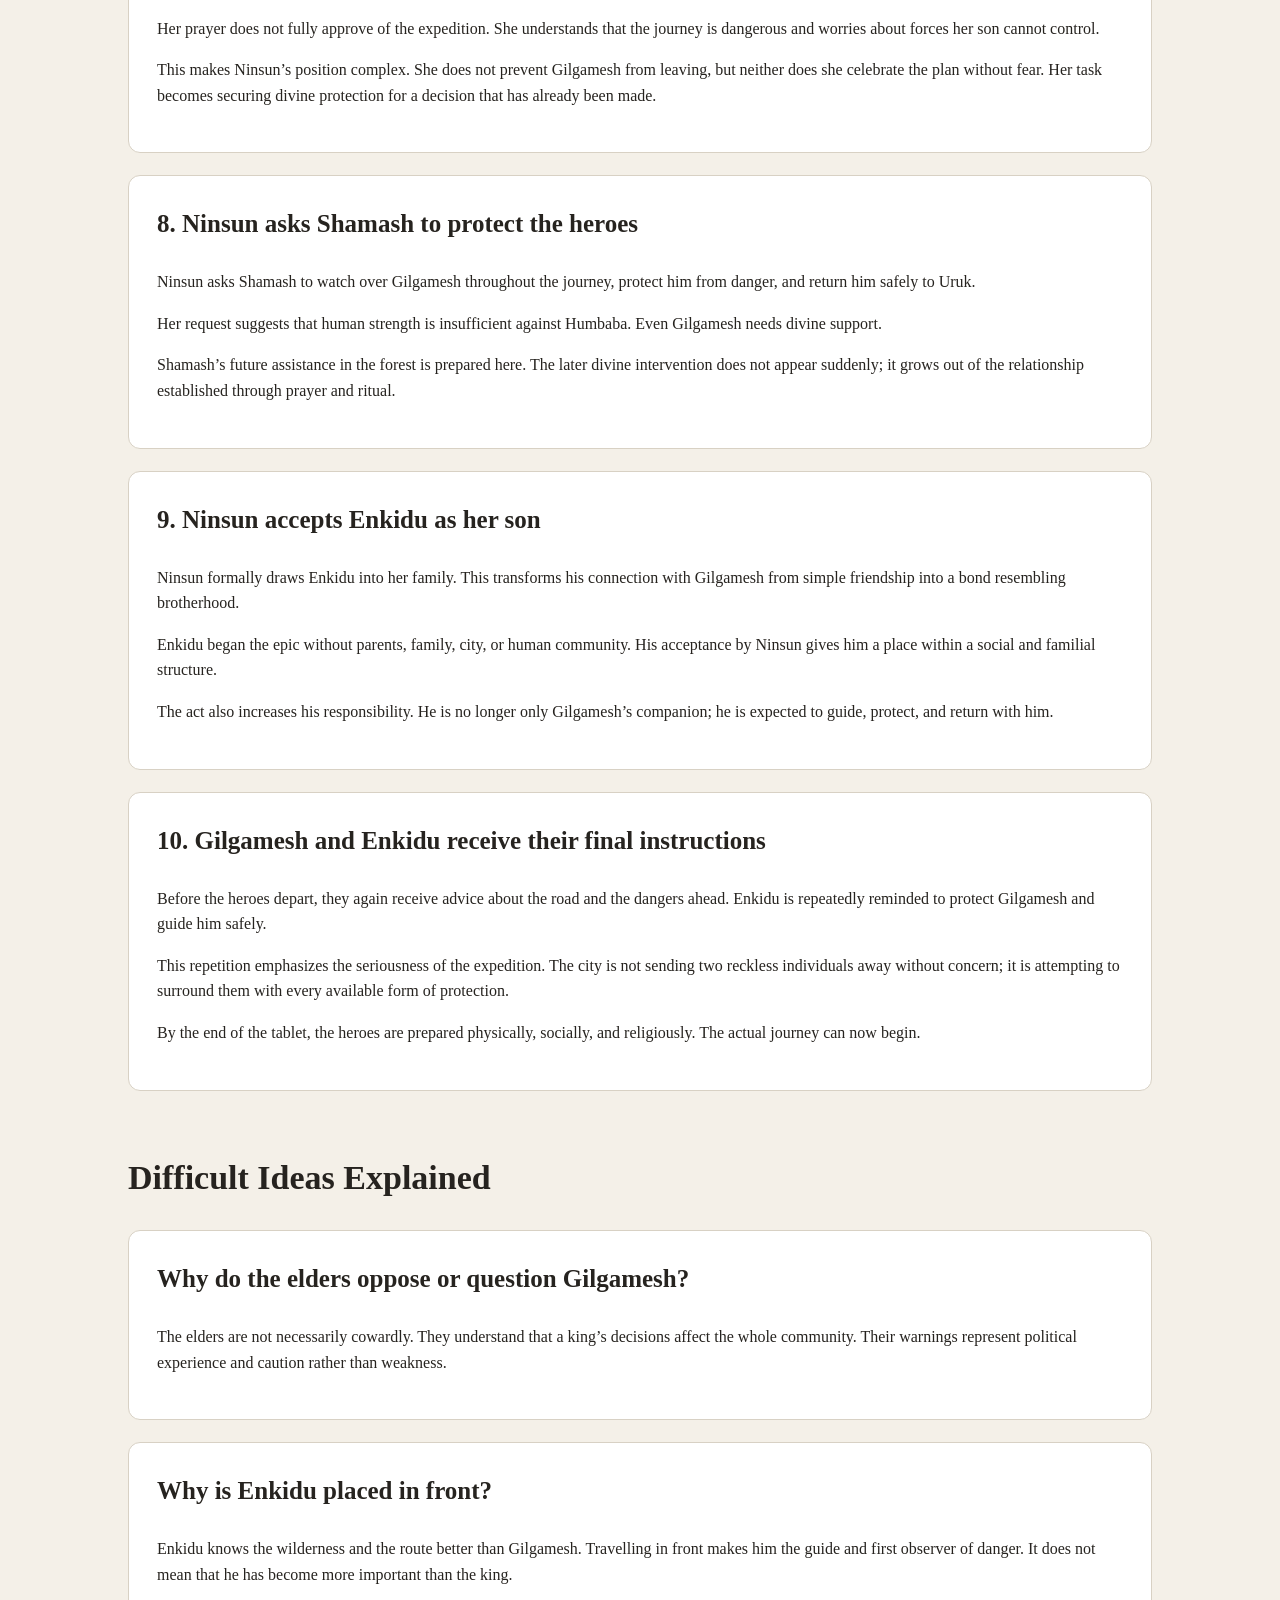
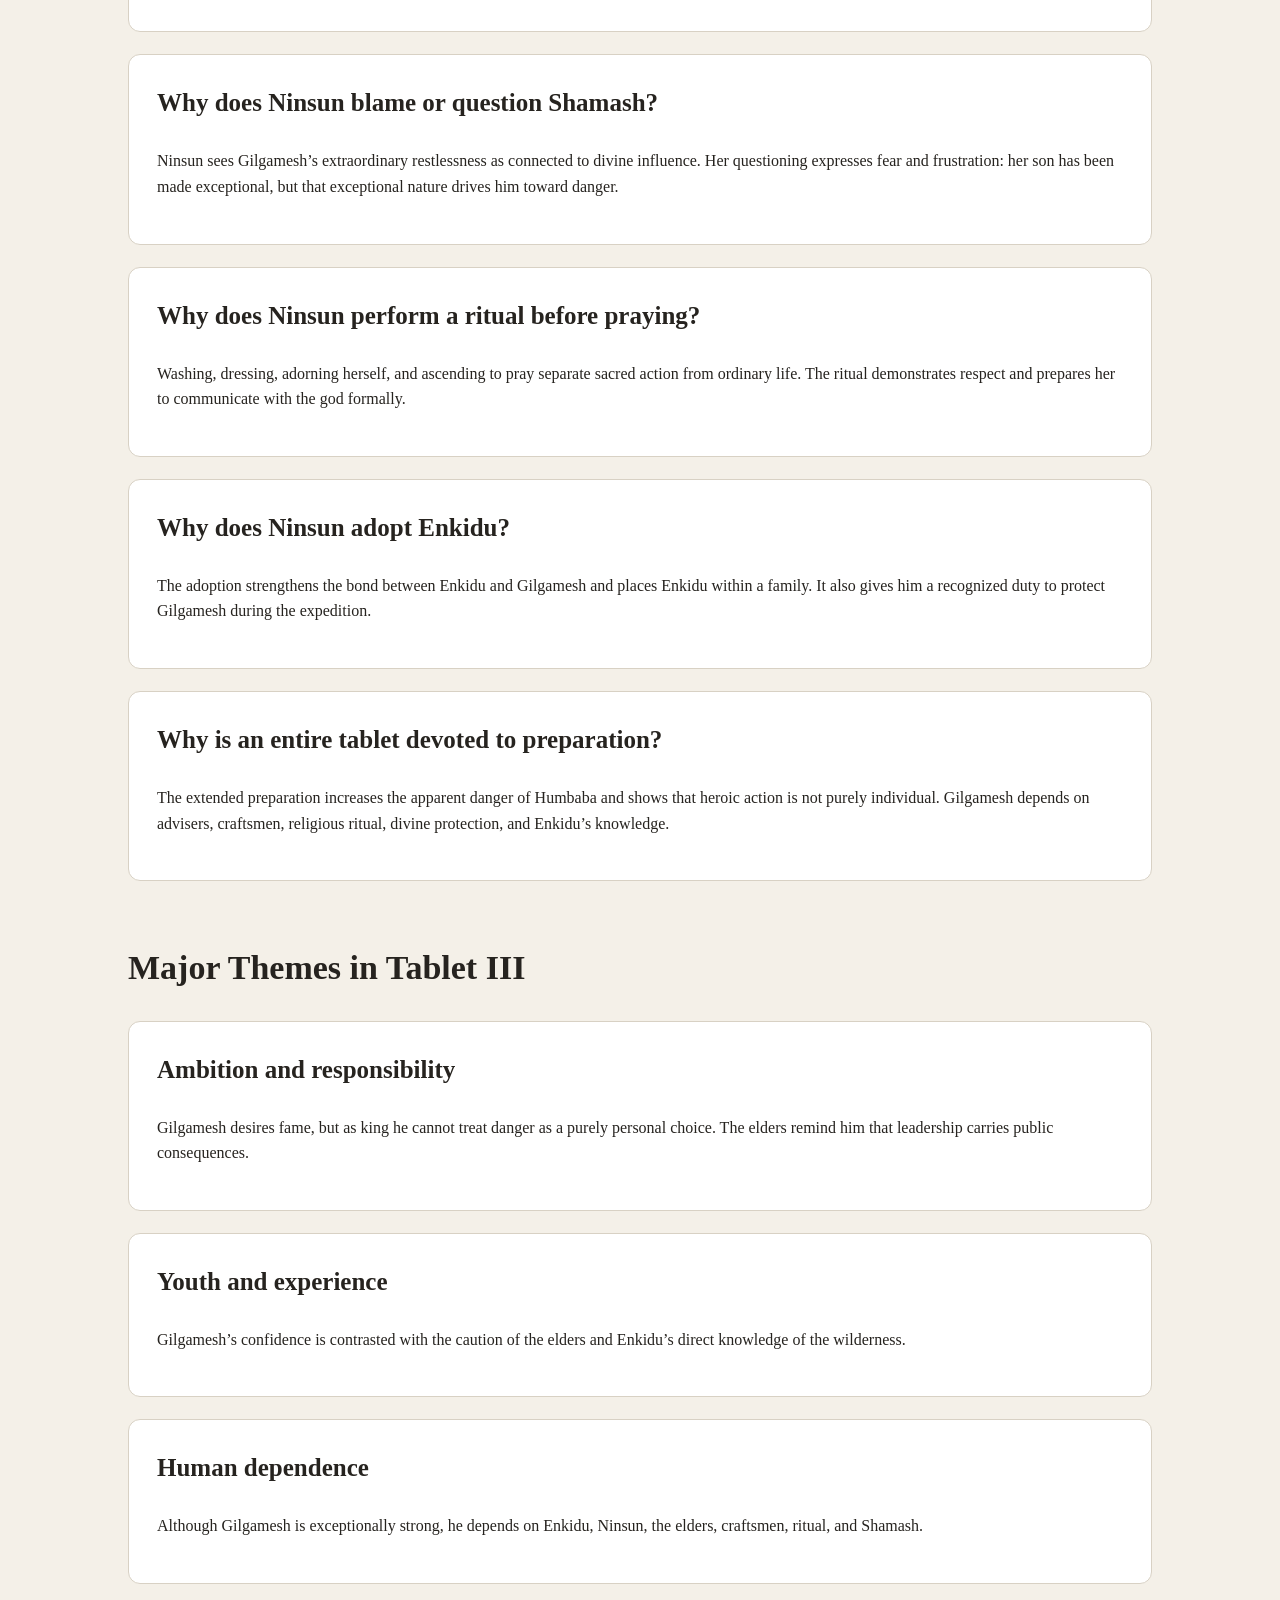
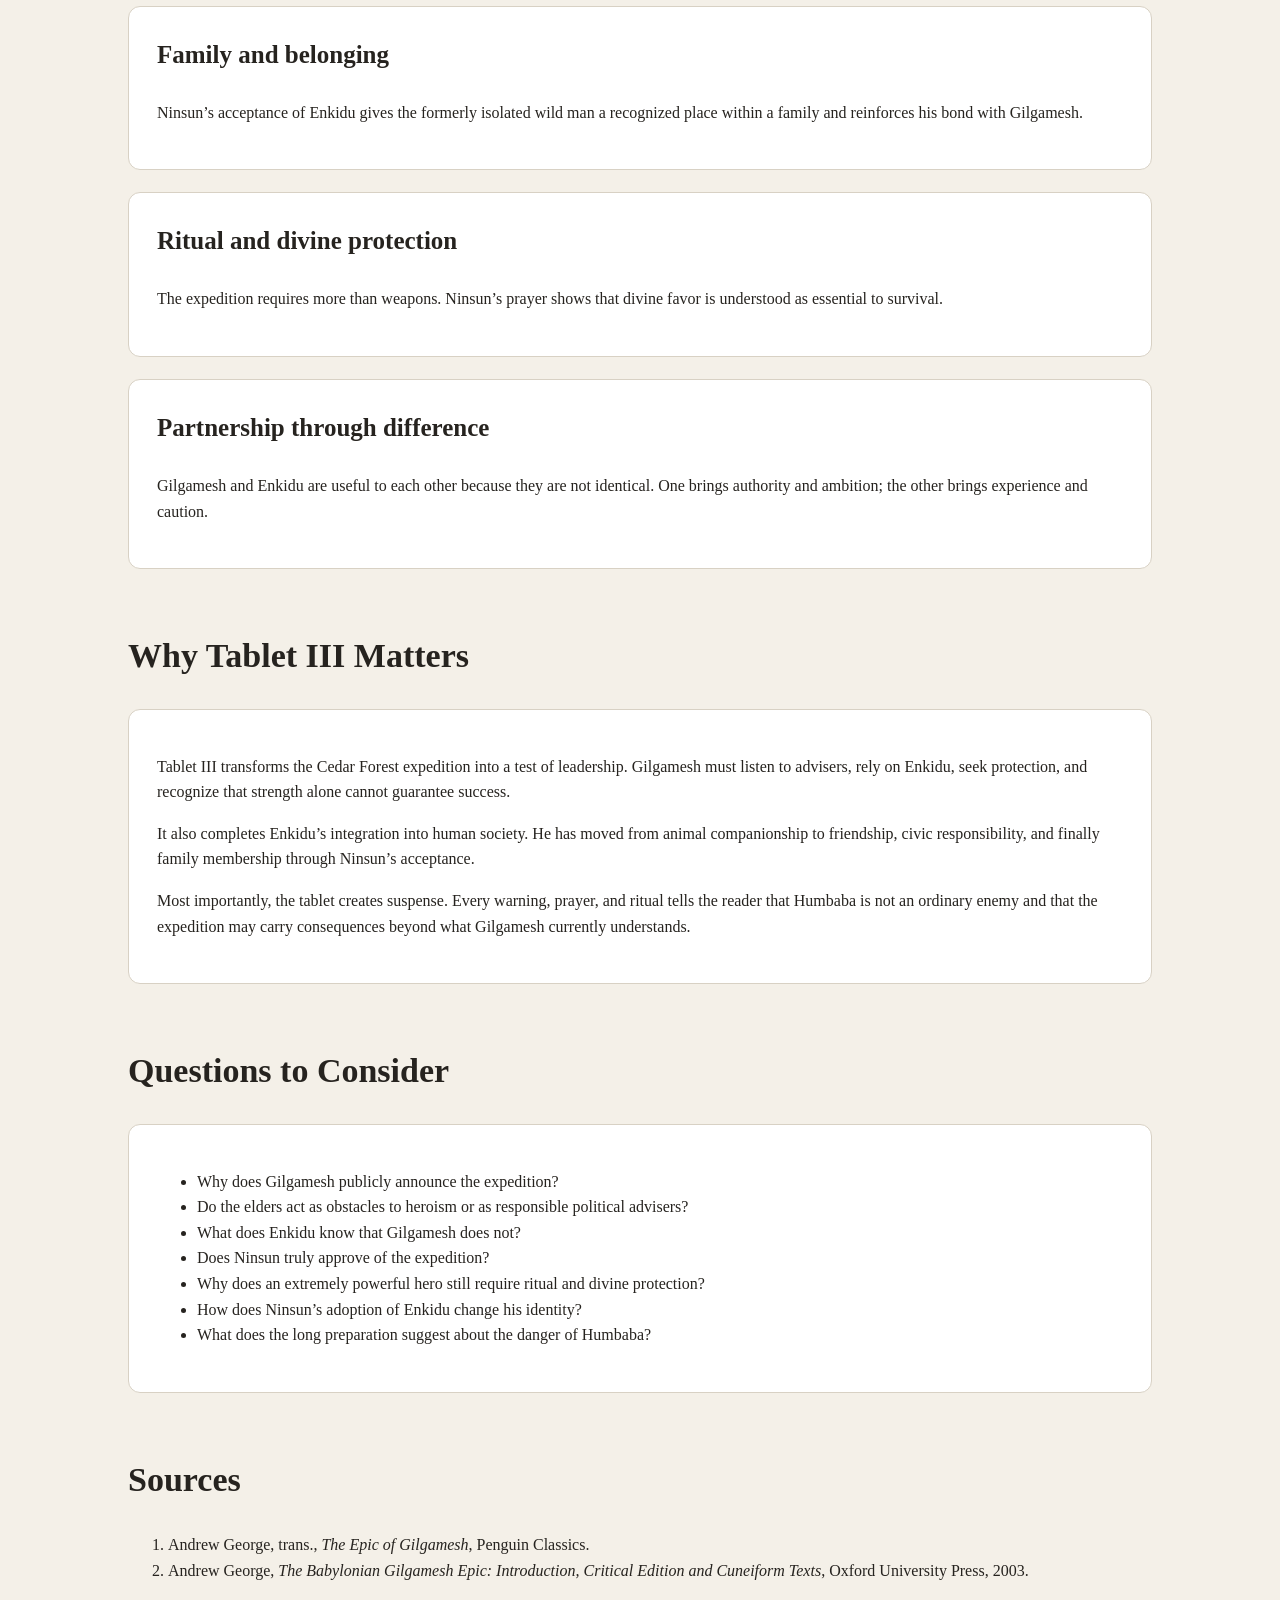
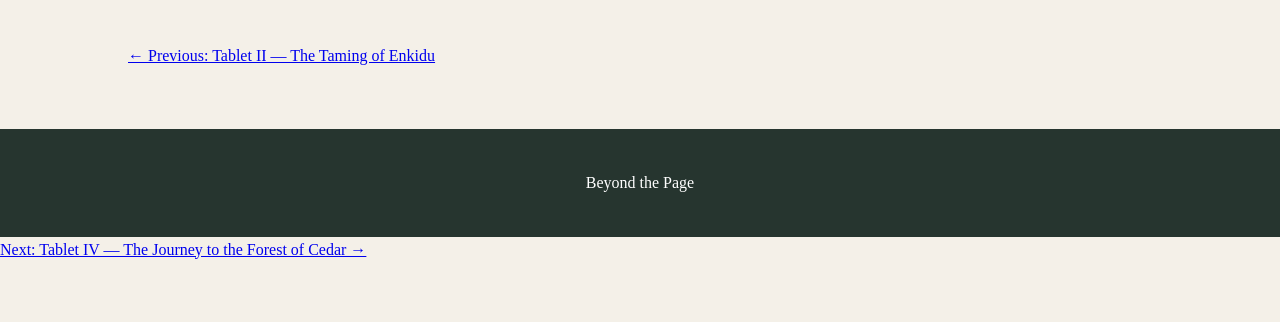
<file: gilgamesh-tablet-3.html>
<!DOCTYPE html>
<html lang="en">
<head>
  <meta charset="UTF-8">
  <meta name="viewport" content="width=device-width, initial-scale=1.0">

  <title>Tablet III: Preparations for the Expedition to the Forest of Cedar | The Epic of Gilgamesh</title>
  <link rel="stylesheet" href="style.css">
</head>

<body>
  <header>
    <h1>Tablet III: Preparations for the Expedition to the Forest of Cedar</h1>

    <p>
      Gilgamesh and Enkidu prepare to leave Uruk, receive advice and blessings,
      and confront the dangers of their planned expedition.
    </p>
  </header>

  <main>
    <section>
      <a href="gilgamesh-tablet-2.html">← Back to Tablet II</a>
      <br>
      <a href="gilgamesh.html">← Back to The Epic of Gilgamesh</a>
    </section>

    <section>
      <h2>Tablet III at a Glance</h2>

      <article>
        <p>
          Tablet III focuses almost entirely on preparation. Gilgamesh publicly
          announces his intention to travel to the Forest of Cedar and confront
          Humbaba. The elders of Uruk warn him not to rely only on his own
          strength and advise him to let Enkidu lead because Enkidu knows the
          wilderness and the road.
        </p>

        <p>
          Gilgamesh then visits his mother, Ninsun. She performs ritual acts,
          prays to Shamash for protection, questions why her son has been driven
          toward such a dangerous journey, and formally accepts Enkidu as a
          member of her family.
        </p>

        <p>
          The tablet turns the expedition from a private ambition into a public,
          political, religious, and familial event. Gilgamesh may desire fame,
          but he cannot leave responsibly without advice, ritual protection,
          equipment, and a companion.
        </p>
      </article>
    </section>

    <section>
      <h2>Detailed Sequence of Events</h2>

      <article>
        <h3>1. Gilgamesh announces the expedition</h3>

        <p>
          Gilgamesh presents his plan to the people and elders of Uruk. He
          intends to travel to the distant Forest of Cedar, confront Humbaba,
          and establish a lasting name through an extraordinary achievement.
        </p>

        <p>
          By announcing the expedition publicly, Gilgamesh makes it more than
          a personal adventure. He is the king of Uruk, so his absence and
          possible death would affect the whole city.
        </p>

        <p>
          The public announcement also reveals how strongly Gilgamesh values
          reputation. He knows that human life is temporary, but he hopes that
          a famous deed will allow his name to survive.
        </p>
      </article>

      <article>
        <h3>2. The elders warn Gilgamesh</h3>

        <p>
          The elders do not simply celebrate Gilgamesh’s courage. They warn him
          that he is young, impulsive, and unfamiliar with Humbaba’s true power.
        </p>

        <p>
          Their response introduces a contrast between physical strength and
          experienced judgment. Gilgamesh may be stronger than ordinary men,
          but strength alone does not provide knowledge of the road, the forest,
          or its guardian.
        </p>

        <p>
          The elders represent collective memory and political responsibility.
          Their role is to advise the king when personal ambition threatens to
          overpower caution.
        </p>
      </article>

      <article>
        <h3>3. Enkidu is told to lead the way</h3>

        <p>
          The elders advise Gilgamesh to allow Enkidu to travel ahead of him.
          Enkidu knows the wilderness and has prior knowledge of the region and
          its dangers.
        </p>

        <p>
          This advice gives the two companions different responsibilities.
          Gilgamesh remains the king and leader of the expedition, but Enkidu
          becomes the practical guide.
        </p>

        <p>
          Their partnership therefore depends on complementary abilities.
          Gilgamesh contributes determination and authority, while Enkidu
          contributes experience and knowledge.
        </p>
      </article>

      <article>
        <h3>4. The elders give practical instructions</h3>

        <p>
          The elders advise Gilgamesh to protect himself, avoid unnecessary
          confidence, and trust Enkidu’s familiarity with the route. Their
          instructions emphasize that preparation matters as much as courage.
        </p>

        <p>
          Heroic stories often focus on combat, but Tablet III slows the action
          down. It shows that great expeditions require planning, cooperation,
          supplies, weapons, knowledge, and social approval.
        </p>

        <p>
          The delay also increases tension. The more seriously everyone treats
          Humbaba, the more dangerous the coming confrontation appears.
        </p>
      </article>

      <article>
        <h3>5. Gilgamesh visits Ninsun</h3>

        <p>
          Gilgamesh goes to the temple or residence of his mother Ninsun before
          leaving Uruk. He tells her about the expedition and seeks her support.
        </p>

        <p>
          Ninsun is not merely a concerned parent. She is a divine and wise
          figure whose ritual actions connect the human expedition to the world
          of the gods.
        </p>

        <p>
          Gilgamesh’s visit also reveals that, despite his confidence, he still
          depends on others. The king who appears nearly invincible publicly
          becomes a son seeking protection in private.
        </p>
      </article>

      <article>
        <h3>6. Ninsun prepares herself for prayer</h3>

        <p>
          Ninsun washes, dresses ceremonially, adorns herself, and ascends to a
          place from which she can pray. These actions show that approaching a
          god requires formal preparation.
        </p>

        <p>
          The ritual is not decorative. It marks a transition from ordinary
          conversation to sacred communication and gives seriousness to her
          appeal.
        </p>

        <p>
          Her careful preparation contrasts with Gilgamesh’s impatience. Where
          he is driven toward action, Ninsun responds through reflection,
          ceremony, and prayer.
        </p>
      </article>

      <article>
        <h3>7. Ninsun questions Shamash</h3>

        <p>
          Ninsun asks why Shamash has placed such a restless and ambitious
          spirit within her son. She recognizes that Gilgamesh’s desire for
          danger is not simply ordinary bravery.
        </p>

        <p>
          Her prayer does not fully approve of the expedition. She understands
          that the journey is dangerous and worries about forces her son cannot
          control.
        </p>

        <p>
          This makes Ninsun’s position complex. She does not prevent Gilgamesh
          from leaving, but neither does she celebrate the plan without fear.
          Her task becomes securing divine protection for a decision that has
          already been made.
        </p>
      </article>

      <article>
        <h3>8. Ninsun asks Shamash to protect the heroes</h3>

        <p>
          Ninsun asks Shamash to watch over Gilgamesh throughout the journey,
          protect him from danger, and return him safely to Uruk.
        </p>

        <p>
          Her request suggests that human strength is insufficient against
          Humbaba. Even Gilgamesh needs divine support.
        </p>

        <p>
          Shamash’s future assistance in the forest is prepared here. The later
          divine intervention does not appear suddenly; it grows out of the
          relationship established through prayer and ritual.
        </p>
      </article>

      <article>
        <h3>9. Ninsun accepts Enkidu as her son</h3>

        <p>
          Ninsun formally draws Enkidu into her family. This transforms his
          connection with Gilgamesh from simple friendship into a bond resembling
          brotherhood.
        </p>

        <p>
          Enkidu began the epic without parents, family, city, or human community.
          His acceptance by Ninsun gives him a place within a social and familial
          structure.
        </p>

        <p>
          The act also increases his responsibility. He is no longer only
          Gilgamesh’s companion; he is expected to guide, protect, and return
          with him.
        </p>
      </article>

      <article>
        <h3>10. Gilgamesh and Enkidu receive their final instructions</h3>

        <p>
          Before the heroes depart, they again receive advice about the road
          and the dangers ahead. Enkidu is repeatedly reminded to protect
          Gilgamesh and guide him safely.
        </p>

        <p>
          This repetition emphasizes the seriousness of the expedition. The
          city is not sending two reckless individuals away without concern;
          it is attempting to surround them with every available form of
          protection.
        </p>

        <p>
          By the end of the tablet, the heroes are prepared physically,
          socially, and religiously. The actual journey can now begin.
        </p>
      </article>
    </section>

    <section>
      <h2>Difficult Ideas Explained</h2>

      <article>
        <h3>Why do the elders oppose or question Gilgamesh?</h3>

        <p>
          The elders are not necessarily cowardly. They understand that a king’s
          decisions affect the whole community. Their warnings represent
          political experience and caution rather than weakness.
        </p>
      </article>

      <article>
        <h3>Why is Enkidu placed in front?</h3>

        <p>
          Enkidu knows the wilderness and the route better than Gilgamesh.
          Travelling in front makes him the guide and first observer of danger.
          It does not mean that he has become more important than the king.
        </p>
      </article>

      <article>
        <h3>Why does Ninsun blame or question Shamash?</h3>

        <p>
          Ninsun sees Gilgamesh’s extraordinary restlessness as connected to
          divine influence. Her questioning expresses fear and frustration:
          her son has been made exceptional, but that exceptional nature drives
          him toward danger.
        </p>
      </article>

      <article>
        <h3>Why does Ninsun perform a ritual before praying?</h3>

        <p>
          Washing, dressing, adorning herself, and ascending to pray separate
          sacred action from ordinary life. The ritual demonstrates respect and
          prepares her to communicate with the god formally.
        </p>
      </article>

      <article>
        <h3>Why does Ninsun adopt Enkidu?</h3>

        <p>
          The adoption strengthens the bond between Enkidu and Gilgamesh and
          places Enkidu within a family. It also gives him a recognized duty to
          protect Gilgamesh during the expedition.
        </p>
      </article>

      <article>
        <h3>Why is an entire tablet devoted to preparation?</h3>

        <p>
          The extended preparation increases the apparent danger of Humbaba and
          shows that heroic action is not purely individual. Gilgamesh depends
          on advisers, craftsmen, religious ritual, divine protection, and
          Enkidu’s knowledge.
        </p>
      </article>
    </section>

    <section>
      <h2>Major Themes in Tablet III</h2>

      <article>
        <h3>Ambition and responsibility</h3>

        <p>
          Gilgamesh desires fame, but as king he cannot treat danger as a purely
          personal choice. The elders remind him that leadership carries public
          consequences.
        </p>
      </article>

      <article>
        <h3>Youth and experience</h3>

        <p>
          Gilgamesh’s confidence is contrasted with the caution of the elders
          and Enkidu’s direct knowledge of the wilderness.
        </p>
      </article>

      <article>
        <h3>Human dependence</h3>

        <p>
          Although Gilgamesh is exceptionally strong, he depends on Enkidu,
          Ninsun, the elders, craftsmen, ritual, and Shamash.
        </p>
      </article>

      <article>
        <h3>Family and belonging</h3>

        <p>
          Ninsun’s acceptance of Enkidu gives the formerly isolated wild man a
          recognized place within a family and reinforces his bond with
          Gilgamesh.
        </p>
      </article>

      <article>
        <h3>Ritual and divine protection</h3>

        <p>
          The expedition requires more than weapons. Ninsun’s prayer shows that
          divine favor is understood as essential to survival.
        </p>
      </article>

      <article>
        <h3>Partnership through difference</h3>

        <p>
          Gilgamesh and Enkidu are useful to each other because they are not
          identical. One brings authority and ambition; the other brings
          experience and caution.
        </p>
      </article>
    </section>

    <section>
      <h2>Why Tablet III Matters</h2>

      <article>
        <p>
          Tablet III transforms the Cedar Forest expedition into a test of
          leadership. Gilgamesh must listen to advisers, rely on Enkidu, seek
          protection, and recognize that strength alone cannot guarantee
          success.
        </p>

        <p>
          It also completes Enkidu’s integration into human society. He has
          moved from animal companionship to friendship, civic responsibility,
          and finally family membership through Ninsun’s acceptance.
        </p>

        <p>
          Most importantly, the tablet creates suspense. Every warning, prayer,
          and ritual tells the reader that Humbaba is not an ordinary enemy and
          that the expedition may carry consequences beyond what Gilgamesh
          currently understands.
        </p>
      </article>
    </section>

    <section>
      <h2>Questions to Consider</h2>

      <article>
        <ul>
          <li>
            Why does Gilgamesh publicly announce the expedition?
          </li>

          <li>
            Do the elders act as obstacles to heroism or as responsible
            political advisers?
          </li>

          <li>
            What does Enkidu know that Gilgamesh does not?
          </li>

          <li>
            Does Ninsun truly approve of the expedition?
          </li>

          <li>
            Why does an extremely powerful hero still require ritual and divine
            protection?
          </li>

          <li>
            How does Ninsun’s adoption of Enkidu change his identity?
          </li>

          <li>
            What does the long preparation suggest about the danger of Humbaba?
          </li>
        </ul>
      </article>
    </section>

    <section>
      <h2>Sources</h2>

      <ol>
        <li>
          Andrew George, trans.,
          <em>The Epic of Gilgamesh</em>,
          Penguin Classics.
        </li>

        <li>
          Andrew George,
          <em>The Babylonian Gilgamesh Epic: Introduction, Critical Edition
          and Cuneiform Texts</em>,
          Oxford University Press, 2003.
        </li>
      </ol>
    </section>

    <section>
      <a href="gilgamesh-tablet-2.html">
        ← Previous: Tablet II — The Taming of Enkidu
      </a>
    </section>
  </main>

  <footer>
    <p>Beyond the Page</p>
  </footer>
</body>
</html>
<section>
  <a href="gilgamesh-tablet-4.html">
    Next: Tablet IV — The Journey to the Forest of Cedar →
  </a>
</section>
</file>
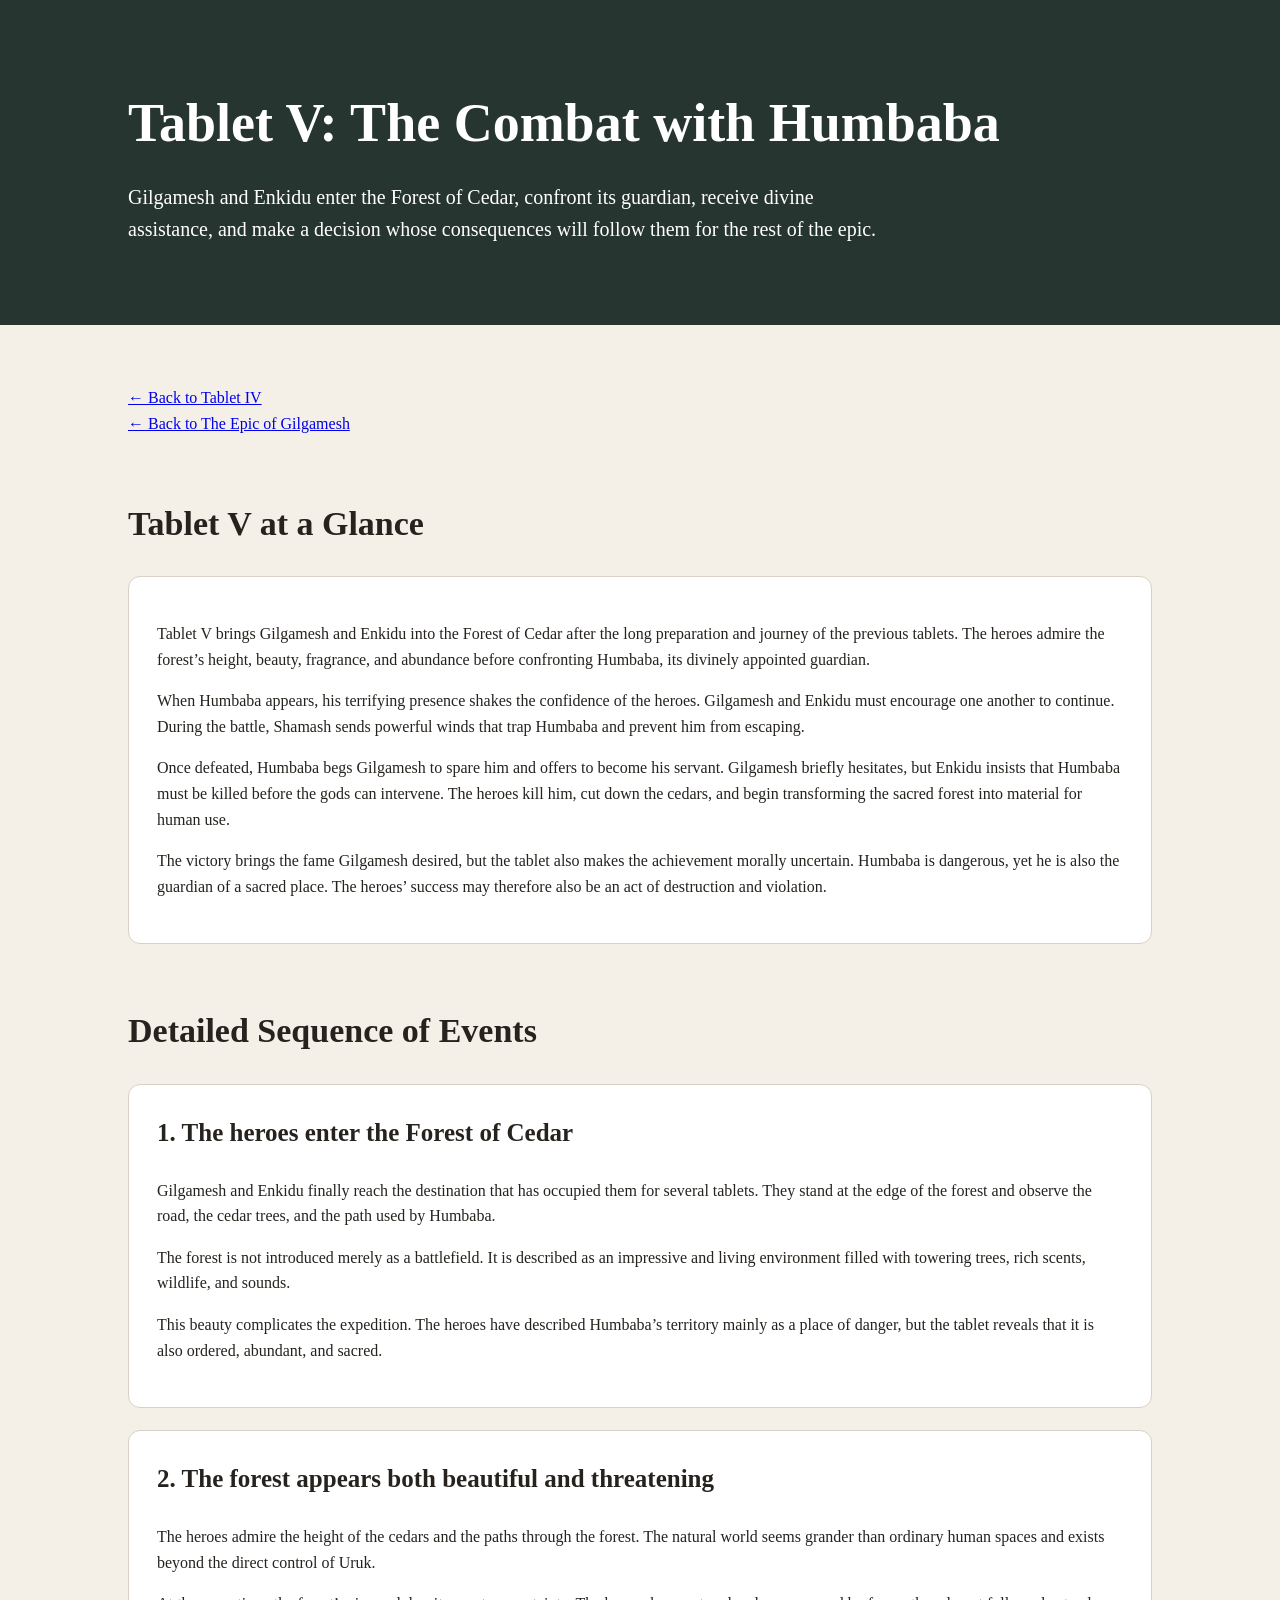
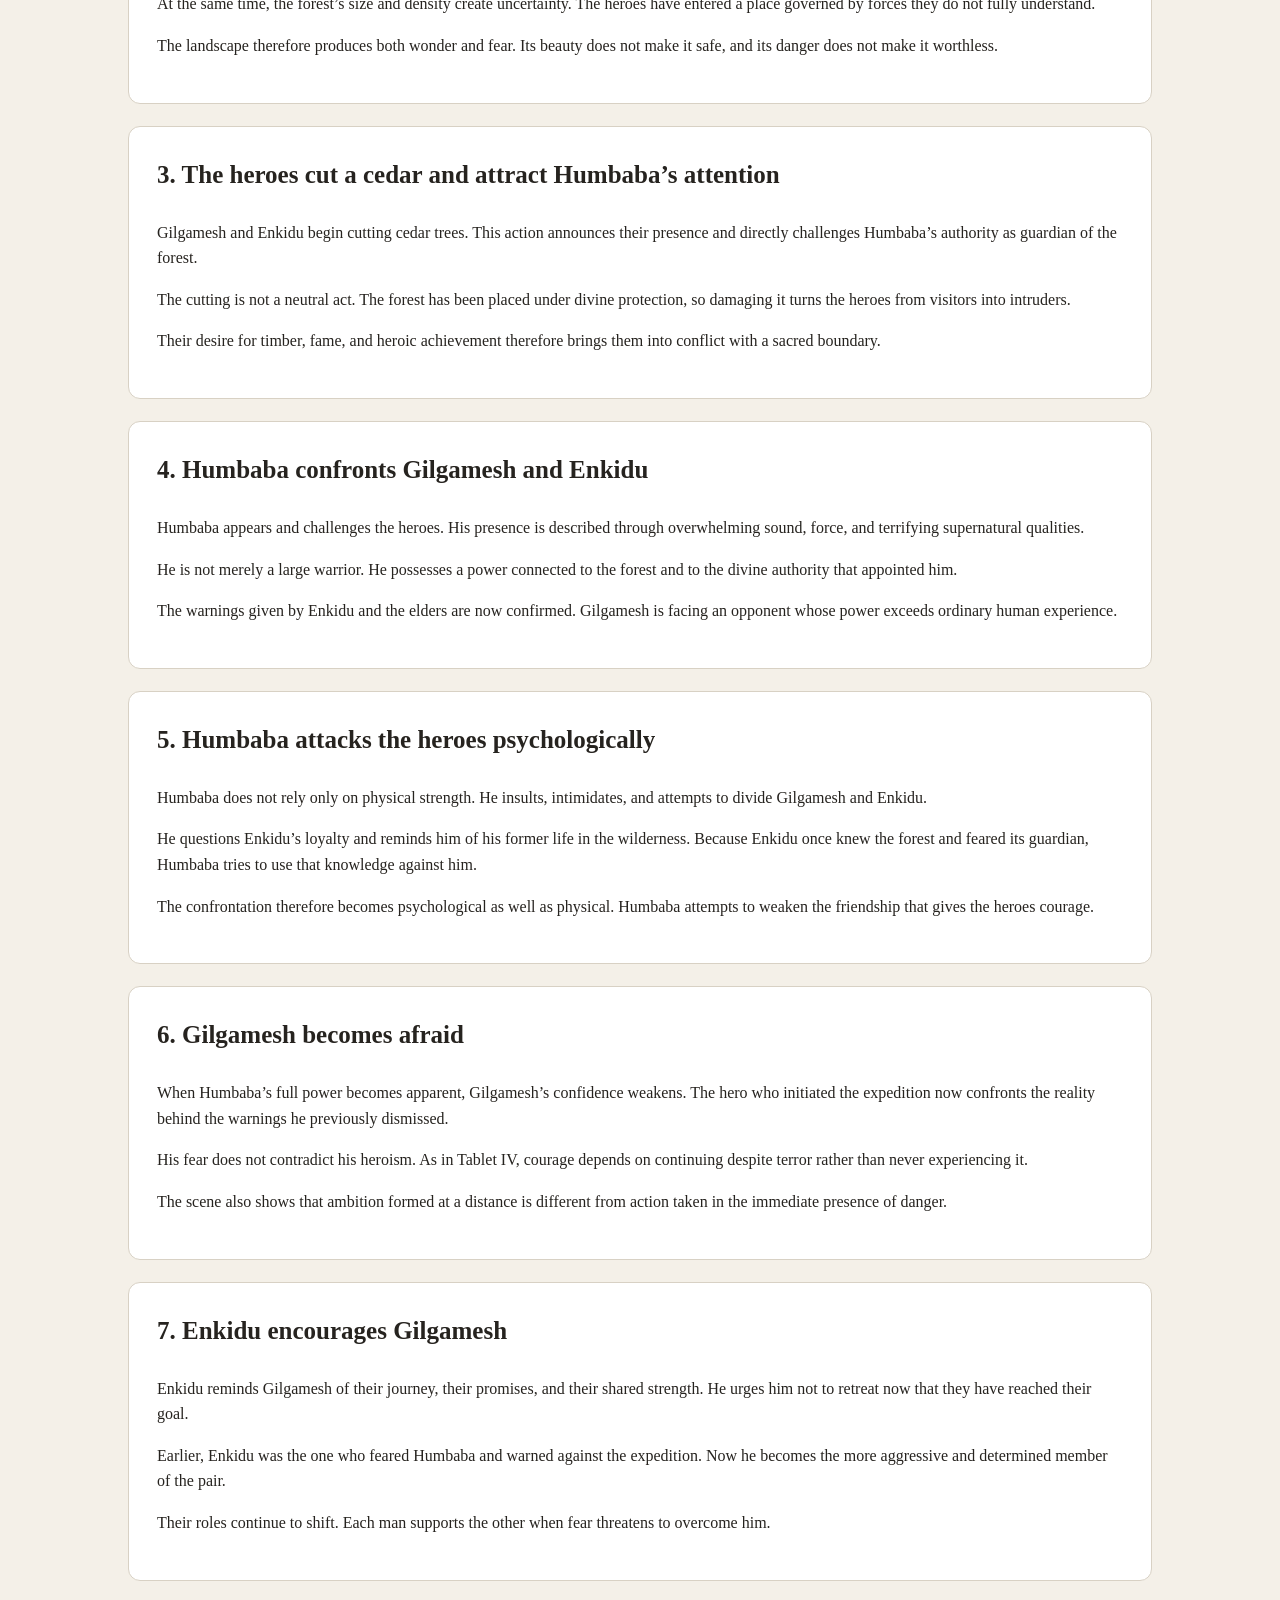
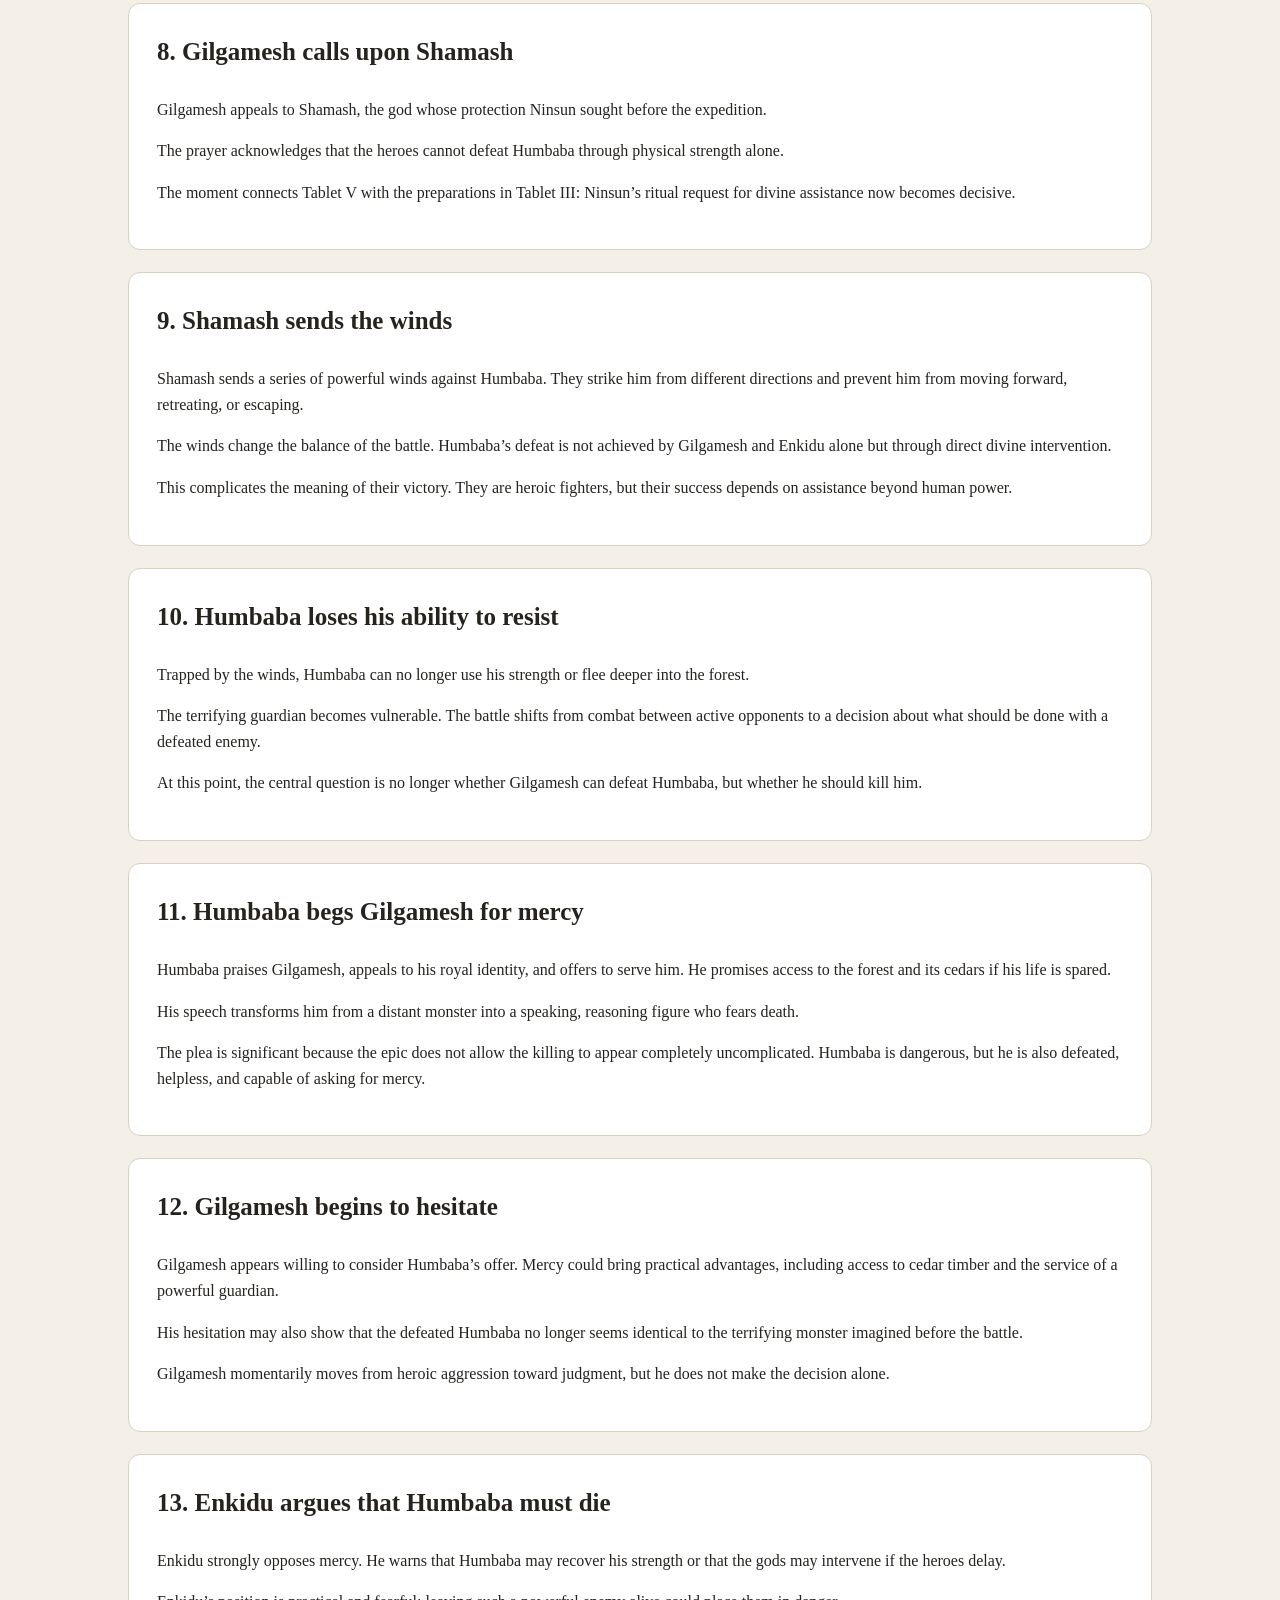
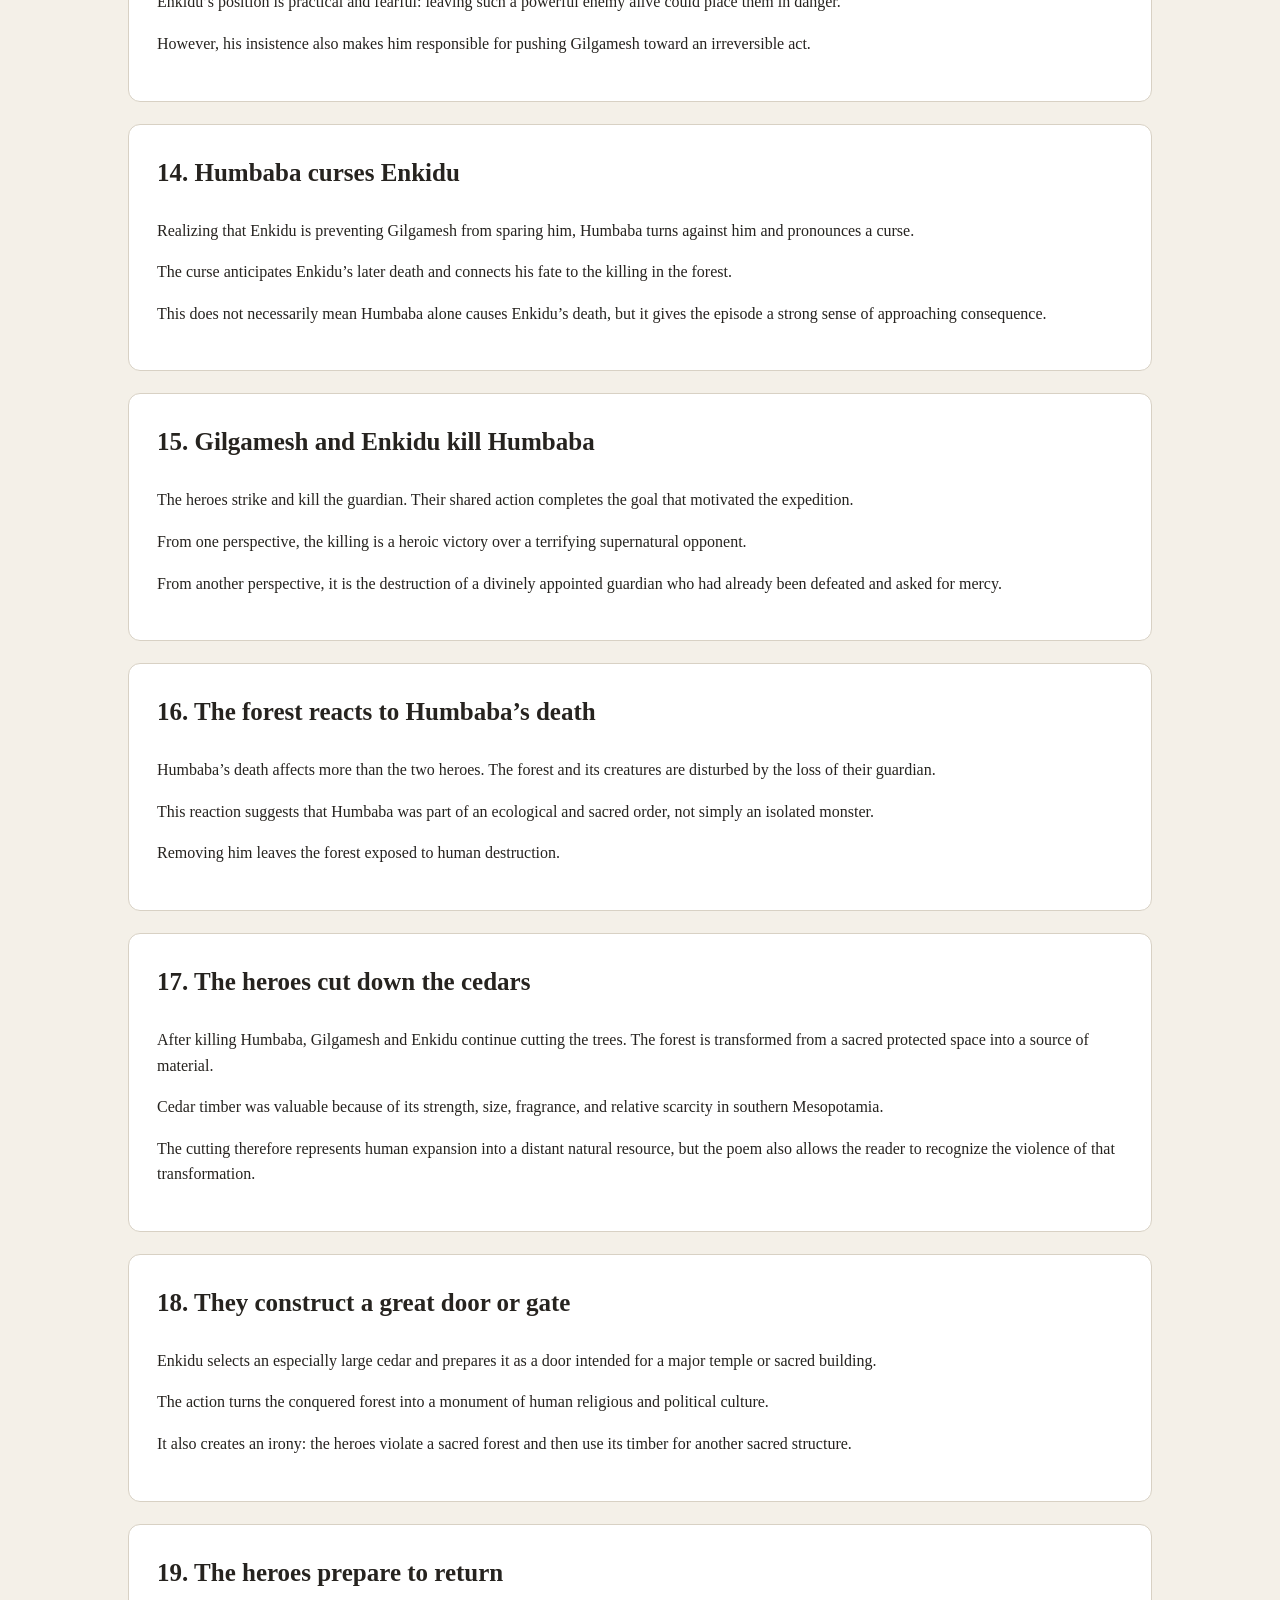
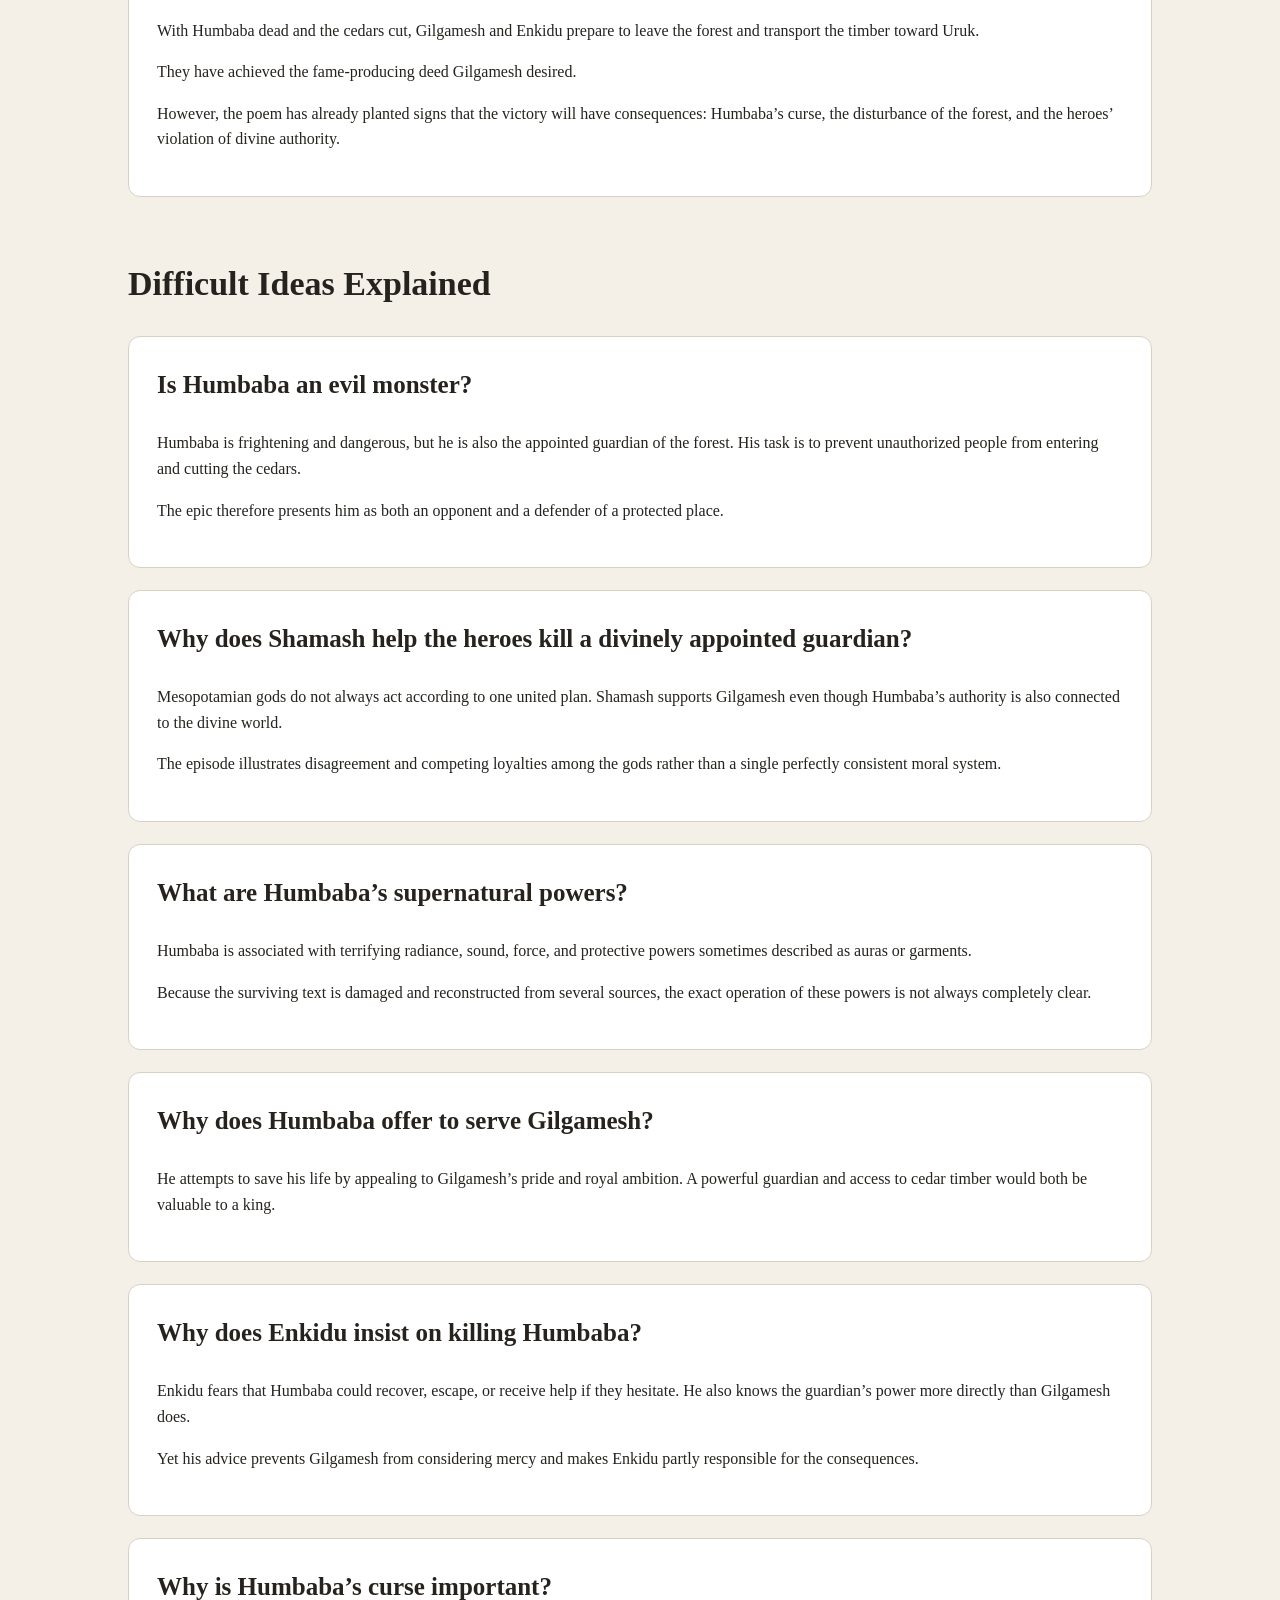
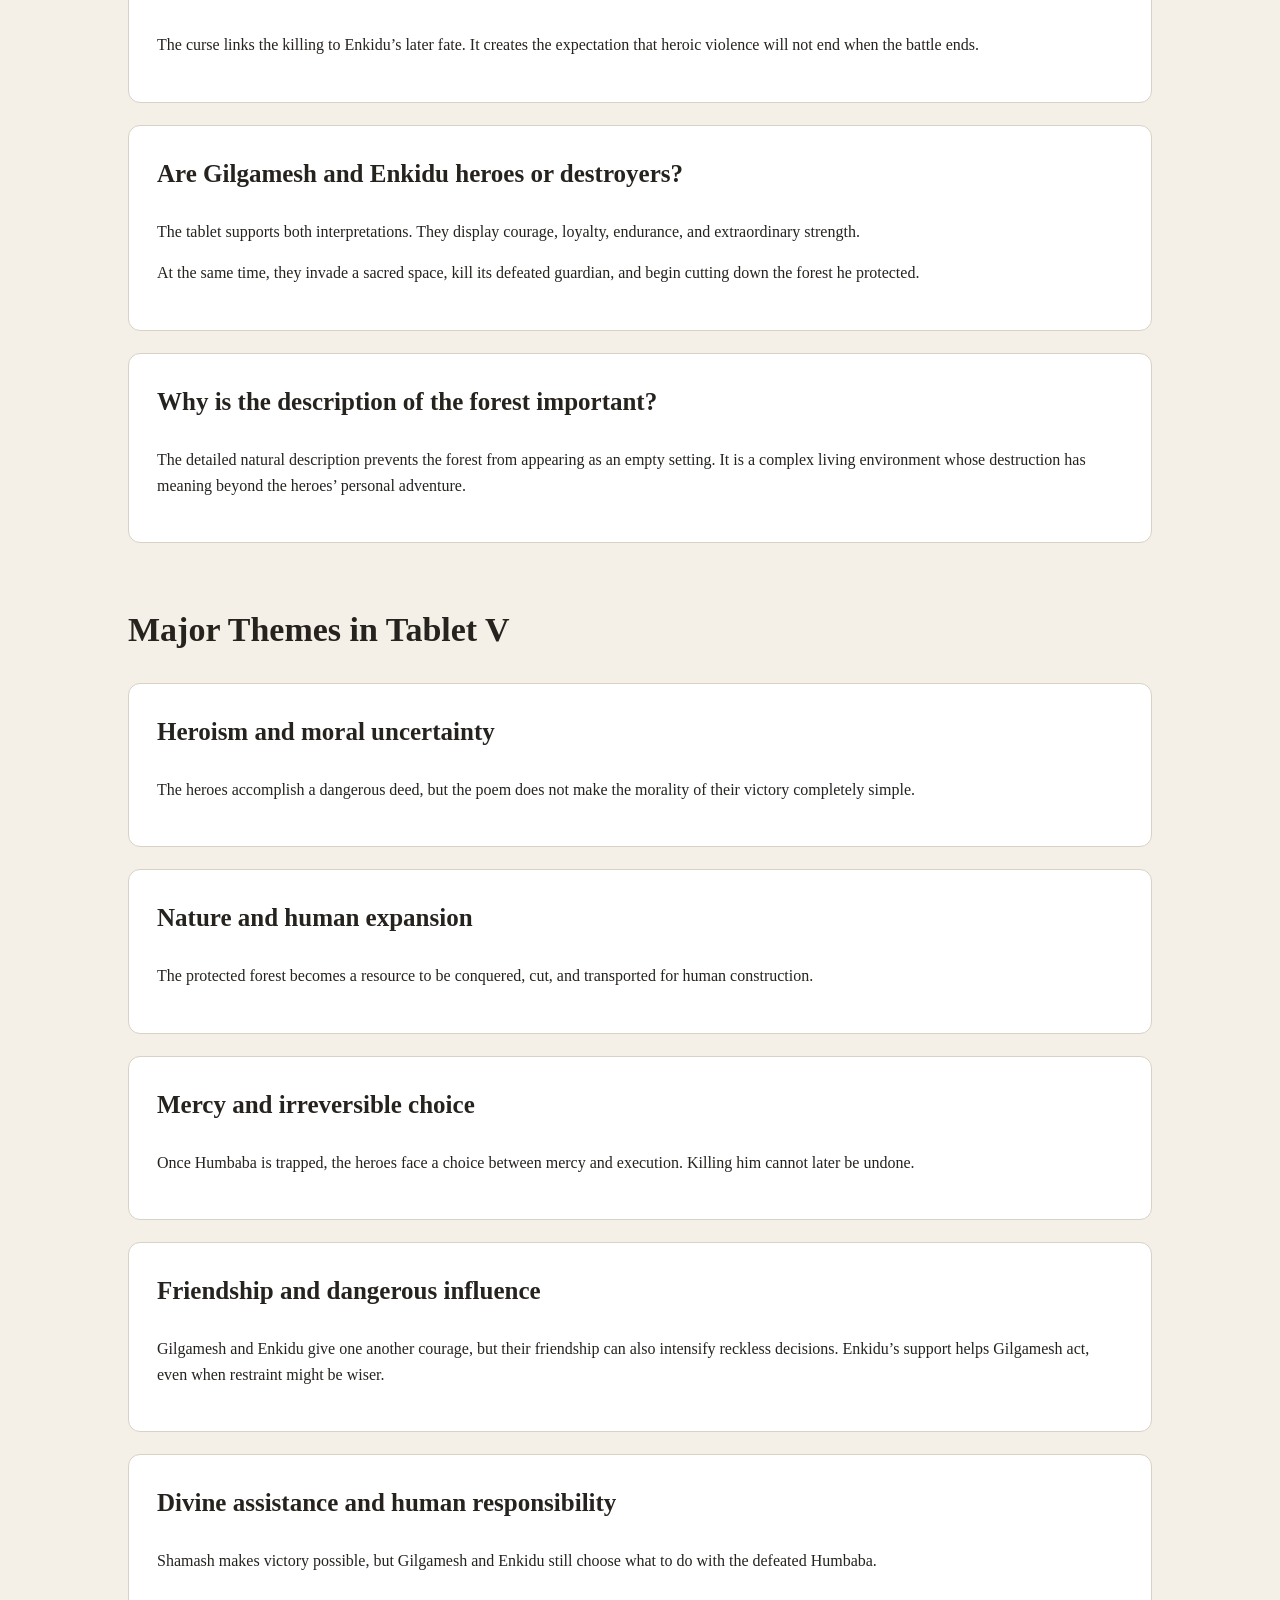
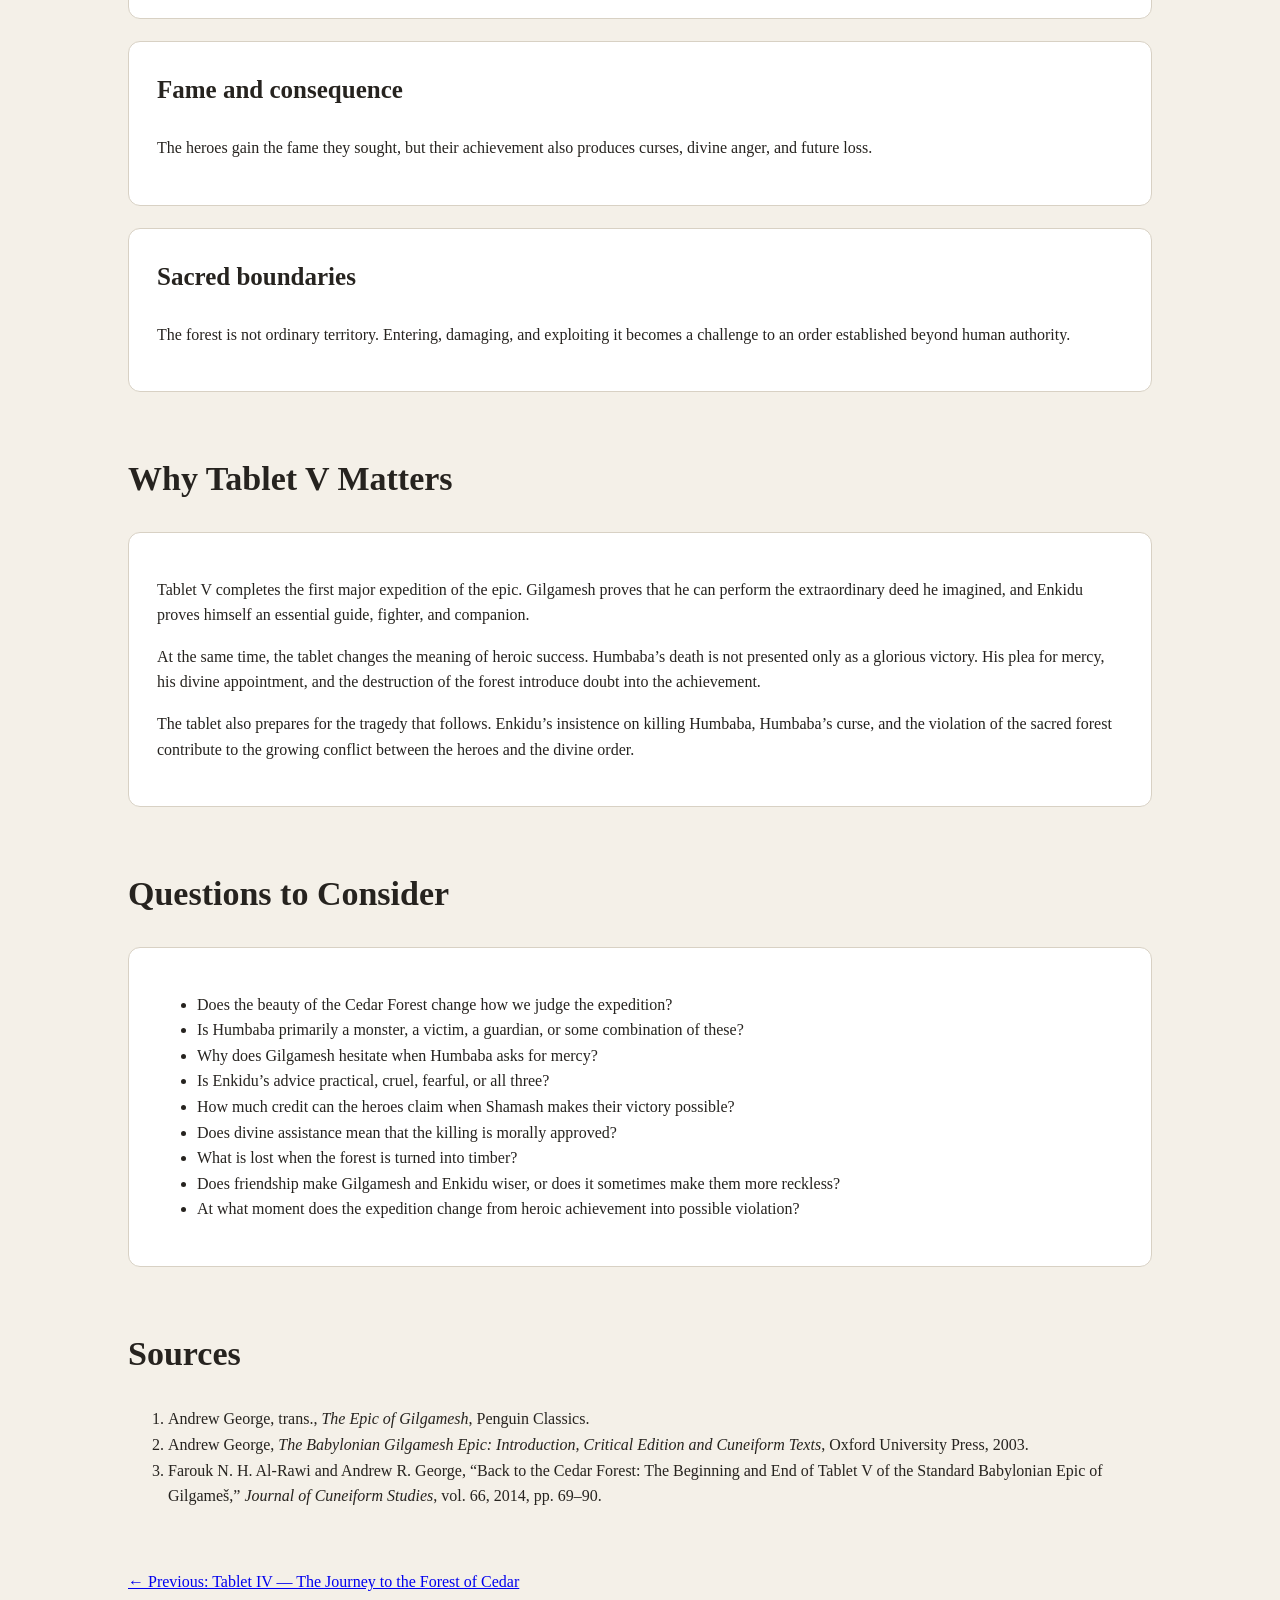
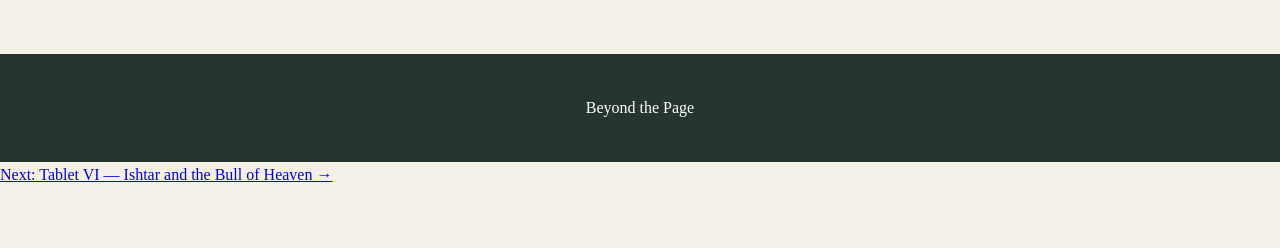
<file: gilgamesh-tablet-5.html>
<!DOCTYPE html>
<html lang="en">
<head>
  <meta charset="UTF-8">
  <meta name="viewport" content="width=device-width, initial-scale=1.0">

  <title>Tablet V: The Combat with Humbaba | The Epic of Gilgamesh</title>
  <link rel="stylesheet" href="style.css">
</head>

<body>
  <header>
    <h1>Tablet V: The Combat with Humbaba</h1>

    <p>
      Gilgamesh and Enkidu enter the Forest of Cedar, confront its guardian,
      receive divine assistance, and make a decision whose consequences will
      follow them for the rest of the epic.
    </p>
  </header>

  <main>
    <section>
      <a href="gilgamesh-tablet-4.html">← Back to Tablet IV</a>
      <br>
      <a href="gilgamesh.html">← Back to The Epic of Gilgamesh</a>
    </section>

    <section>
      <h2>Tablet V at a Glance</h2>

      <article>
        <p>
          Tablet V brings Gilgamesh and Enkidu into the Forest of Cedar after
          the long preparation and journey of the previous tablets. The heroes
          admire the forest’s height, beauty, fragrance, and abundance before
          confronting Humbaba, its divinely appointed guardian.
        </p>

        <p>
          When Humbaba appears, his terrifying presence shakes the confidence
          of the heroes. Gilgamesh and Enkidu must encourage one another to
          continue. During the battle, Shamash sends powerful winds that trap
          Humbaba and prevent him from escaping.
        </p>

        <p>
          Once defeated, Humbaba begs Gilgamesh to spare him and offers to
          become his servant. Gilgamesh briefly hesitates, but Enkidu insists
          that Humbaba must be killed before the gods can intervene. The heroes
          kill him, cut down the cedars, and begin transforming the sacred
          forest into material for human use.
        </p>

        <p>
          The victory brings the fame Gilgamesh desired, but the tablet also
          makes the achievement morally uncertain. Humbaba is dangerous, yet
          he is also the guardian of a sacred place. The heroes’ success may
          therefore also be an act of destruction and violation.
        </p>
      </article>
    </section>

    <section>
      <h2>Detailed Sequence of Events</h2>

      <article>
        <h3>1. The heroes enter the Forest of Cedar</h3>

        <p>
          Gilgamesh and Enkidu finally reach the destination that has occupied
          them for several tablets. They stand at the edge of the forest and
          observe the road, the cedar trees, and the path used by Humbaba.
        </p>

        <p>
          The forest is not introduced merely as a battlefield. It is described
          as an impressive and living environment filled with towering trees,
          rich scents, wildlife, and sounds.
        </p>

        <p>
          This beauty complicates the expedition. The heroes have described
          Humbaba’s territory mainly as a place of danger, but the tablet
          reveals that it is also ordered, abundant, and sacred.
        </p>
      </article>

      <article>
        <h3>2. The forest appears both beautiful and threatening</h3>

        <p>
          The heroes admire the height of the cedars and the paths through the
          forest. The natural world seems grander than ordinary human spaces
          and exists beyond the direct control of Uruk.
        </p>

        <p>
          At the same time, the forest’s size and density create uncertainty.
          The heroes have entered a place governed by forces they do not fully
          understand.
        </p>

        <p>
          The landscape therefore produces both wonder and fear. Its beauty
          does not make it safe, and its danger does not make it worthless.
        </p>
      </article>

      <article>
        <h3>3. The heroes cut a cedar and attract Humbaba’s attention</h3>

        <p>
          Gilgamesh and Enkidu begin cutting cedar trees. This action announces
          their presence and directly challenges Humbaba’s authority as
          guardian of the forest.
        </p>

        <p>
          The cutting is not a neutral act. The forest has been placed under
          divine protection, so damaging it turns the heroes from visitors
          into intruders.
        </p>

        <p>
          Their desire for timber, fame, and heroic achievement therefore
          brings them into conflict with a sacred boundary.
        </p>
      </article>

      <article>
        <h3>4. Humbaba confronts Gilgamesh and Enkidu</h3>

        <p>
          Humbaba appears and challenges the heroes. His presence is described
          through overwhelming sound, force, and terrifying supernatural
          qualities.
        </p>

        <p>
          He is not merely a large warrior. He possesses a power connected to
          the forest and to the divine authority that appointed him.
        </p>

        <p>
          The warnings given by Enkidu and the elders are now confirmed.
          Gilgamesh is facing an opponent whose power exceeds ordinary human
          experience.
        </p>
      </article>

      <article>
        <h3>5. Humbaba attacks the heroes psychologically</h3>

        <p>
          Humbaba does not rely only on physical strength. He insults,
          intimidates, and attempts to divide Gilgamesh and Enkidu.
        </p>

        <p>
          He questions Enkidu’s loyalty and reminds him of his former life in
          the wilderness. Because Enkidu once knew the forest and feared its
          guardian, Humbaba tries to use that knowledge against him.
        </p>

        <p>
          The confrontation therefore becomes psychological as well as
          physical. Humbaba attempts to weaken the friendship that gives the
          heroes courage.
        </p>
      </article>

      <article>
        <h3>6. Gilgamesh becomes afraid</h3>

        <p>
          When Humbaba’s full power becomes apparent, Gilgamesh’s confidence
          weakens. The hero who initiated the expedition now confronts the
          reality behind the warnings he previously dismissed.
        </p>

        <p>
          His fear does not contradict his heroism. As in Tablet IV, courage
          depends on continuing despite terror rather than never experiencing
          it.
        </p>

        <p>
          The scene also shows that ambition formed at a distance is different
          from action taken in the immediate presence of danger.
        </p>
      </article>

      <article>
        <h3>7. Enkidu encourages Gilgamesh</h3>

        <p>
          Enkidu reminds Gilgamesh of their journey, their promises, and their
          shared strength. He urges him not to retreat now that they have
          reached their goal.
        </p>

        <p>
          Earlier, Enkidu was the one who feared Humbaba and warned against the
          expedition. Now he becomes the more aggressive and determined member
          of the pair.
        </p>

        <p>
          Their roles continue to shift. Each man supports the other when fear
          threatens to overcome him.
        </p>
      </article>

      <article>
        <h3>8. Gilgamesh calls upon Shamash</h3>

        <p>
          Gilgamesh appeals to Shamash, the god whose protection Ninsun sought
          before the expedition.
        </p>

        <p>
          The prayer acknowledges that the heroes cannot defeat Humbaba
          through physical strength alone.
        </p>

        <p>
          The moment connects Tablet V with the preparations in Tablet III:
          Ninsun’s ritual request for divine assistance now becomes decisive.
        </p>
      </article>

      <article>
        <h3>9. Shamash sends the winds</h3>

        <p>
          Shamash sends a series of powerful winds against Humbaba. They strike
          him from different directions and prevent him from moving forward,
          retreating, or escaping.
        </p>

        <p>
          The winds change the balance of the battle. Humbaba’s defeat is not
          achieved by Gilgamesh and Enkidu alone but through direct divine
          intervention.
        </p>

        <p>
          This complicates the meaning of their victory. They are heroic
          fighters, but their success depends on assistance beyond human power.
        </p>
      </article>

      <article>
        <h3>10. Humbaba loses his ability to resist</h3>

        <p>
          Trapped by the winds, Humbaba can no longer use his strength or flee
          deeper into the forest.
        </p>

        <p>
          The terrifying guardian becomes vulnerable. The battle shifts from
          combat between active opponents to a decision about what should be
          done with a defeated enemy.
        </p>

        <p>
          At this point, the central question is no longer whether Gilgamesh
          can defeat Humbaba, but whether he should kill him.
        </p>
      </article>

      <article>
        <h3>11. Humbaba begs Gilgamesh for mercy</h3>

        <p>
          Humbaba praises Gilgamesh, appeals to his royal identity, and offers
          to serve him. He promises access to the forest and its cedars if his
          life is spared.
        </p>

        <p>
          His speech transforms him from a distant monster into a speaking,
          reasoning figure who fears death.
        </p>

        <p>
          The plea is significant because the epic does not allow the killing
          to appear completely uncomplicated. Humbaba is dangerous, but he is
          also defeated, helpless, and capable of asking for mercy.
        </p>
      </article>

      <article>
        <h3>12. Gilgamesh begins to hesitate</h3>

        <p>
          Gilgamesh appears willing to consider Humbaba’s offer. Mercy could
          bring practical advantages, including access to cedar timber and the
          service of a powerful guardian.
        </p>

        <p>
          His hesitation may also show that the defeated Humbaba no longer
          seems identical to the terrifying monster imagined before the
          battle.
        </p>

        <p>
          Gilgamesh momentarily moves from heroic aggression toward judgment,
          but he does not make the decision alone.
        </p>
      </article>

      <article>
        <h3>13. Enkidu argues that Humbaba must die</h3>

        <p>
          Enkidu strongly opposes mercy. He warns that Humbaba may recover his
          strength or that the gods may intervene if the heroes delay.
        </p>

        <p>
          Enkidu’s position is practical and fearful: leaving such a powerful
          enemy alive could place them in danger.
        </p>

        <p>
          However, his insistence also makes him responsible for pushing
          Gilgamesh toward an irreversible act.
        </p>
      </article>

      <article>
        <h3>14. Humbaba curses Enkidu</h3>

        <p>
          Realizing that Enkidu is preventing Gilgamesh from sparing him,
          Humbaba turns against him and pronounces a curse.
        </p>

        <p>
          The curse anticipates Enkidu’s later death and connects his fate to
          the killing in the forest.
        </p>

        <p>
          This does not necessarily mean Humbaba alone causes Enkidu’s death,
          but it gives the episode a strong sense of approaching consequence.
        </p>
      </article>

      <article>
        <h3>15. Gilgamesh and Enkidu kill Humbaba</h3>

        <p>
          The heroes strike and kill the guardian. Their shared action completes
          the goal that motivated the expedition.
        </p>

        <p>
          From one perspective, the killing is a heroic victory over a
          terrifying supernatural opponent.
        </p>

        <p>
          From another perspective, it is the destruction of a divinely
          appointed guardian who had already been defeated and asked for mercy.
        </p>
      </article>

      <article>
        <h3>16. The forest reacts to Humbaba’s death</h3>

        <p>
          Humbaba’s death affects more than the two heroes. The forest and its
          creatures are disturbed by the loss of their guardian.
        </p>

        <p>
          This reaction suggests that Humbaba was part of an ecological and
          sacred order, not simply an isolated monster.
        </p>

        <p>
          Removing him leaves the forest exposed to human destruction.
        </p>
      </article>

      <article>
        <h3>17. The heroes cut down the cedars</h3>

        <p>
          After killing Humbaba, Gilgamesh and Enkidu continue cutting the
          trees. The forest is transformed from a sacred protected space into
          a source of material.
        </p>

        <p>
          Cedar timber was valuable because of its strength, size, fragrance,
          and relative scarcity in southern Mesopotamia.
        </p>

        <p>
          The cutting therefore represents human expansion into a distant
          natural resource, but the poem also allows the reader to recognize
          the violence of that transformation.
        </p>
      </article>

      <article>
        <h3>18. They construct a great door or gate</h3>

        <p>
          Enkidu selects an especially large cedar and prepares it as a door
          intended for a major temple or sacred building.
        </p>

        <p>
          The action turns the conquered forest into a monument of human
          religious and political culture.
        </p>

        <p>
          It also creates an irony: the heroes violate a sacred forest and then
          use its timber for another sacred structure.
        </p>
      </article>

      <article>
        <h3>19. The heroes prepare to return</h3>

        <p>
          With Humbaba dead and the cedars cut, Gilgamesh and Enkidu prepare to
          leave the forest and transport the timber toward Uruk.
        </p>

        <p>
          They have achieved the fame-producing deed Gilgamesh desired.
        </p>

        <p>
          However, the poem has already planted signs that the victory will
          have consequences: Humbaba’s curse, the disturbance of the forest,
          and the heroes’ violation of divine authority.
        </p>
      </article>
    </section>

    <section>
      <h2>Difficult Ideas Explained</h2>

      <article>
        <h3>Is Humbaba an evil monster?</h3>

        <p>
          Humbaba is frightening and dangerous, but he is also the appointed
          guardian of the forest. His task is to prevent unauthorized people
          from entering and cutting the cedars.
        </p>

        <p>
          The epic therefore presents him as both an opponent and a defender
          of a protected place.
        </p>
      </article>

      <article>
        <h3>Why does Shamash help the heroes kill a divinely appointed guardian?</h3>

        <p>
          Mesopotamian gods do not always act according to one united plan.
          Shamash supports Gilgamesh even though Humbaba’s authority is also
          connected to the divine world.
        </p>

        <p>
          The episode illustrates disagreement and competing loyalties among
          the gods rather than a single perfectly consistent moral system.
        </p>
      </article>

      <article>
        <h3>What are Humbaba’s supernatural powers?</h3>

        <p>
          Humbaba is associated with terrifying radiance, sound, force, and
          protective powers sometimes described as auras or garments.
        </p>

        <p>
          Because the surviving text is damaged and reconstructed from several
          sources, the exact operation of these powers is not always completely
          clear.
        </p>
      </article>

      <article>
        <h3>Why does Humbaba offer to serve Gilgamesh?</h3>

        <p>
          He attempts to save his life by appealing to Gilgamesh’s pride and
          royal ambition. A powerful guardian and access to cedar timber would
          both be valuable to a king.
        </p>
      </article>

      <article>
        <h3>Why does Enkidu insist on killing Humbaba?</h3>

        <p>
          Enkidu fears that Humbaba could recover, escape, or receive help if
          they hesitate. He also knows the guardian’s power more directly than
          Gilgamesh does.
        </p>

        <p>
          Yet his advice prevents Gilgamesh from considering mercy and makes
          Enkidu partly responsible for the consequences.
        </p>
      </article>

      <article>
        <h3>Why is Humbaba’s curse important?</h3>

        <p>
          The curse links the killing to Enkidu’s later fate. It creates the
          expectation that heroic violence will not end when the battle ends.
        </p>
      </article>

      <article>
        <h3>Are Gilgamesh and Enkidu heroes or destroyers?</h3>

        <p>
          The tablet supports both interpretations. They display courage,
          loyalty, endurance, and extraordinary strength.
        </p>

        <p>
          At the same time, they invade a sacred space, kill its defeated
          guardian, and begin cutting down the forest he protected.
        </p>
      </article>

      <article>
        <h3>Why is the description of the forest important?</h3>

        <p>
          The detailed natural description prevents the forest from appearing
          as an empty setting. It is a complex living environment whose
          destruction has meaning beyond the heroes’ personal adventure.
        </p>
      </article>
    </section>

    <section>
      <h2>Major Themes in Tablet V</h2>

      <article>
        <h3>Heroism and moral uncertainty</h3>

        <p>
          The heroes accomplish a dangerous deed, but the poem does not make
          the morality of their victory completely simple.
        </p>
      </article>

      <article>
        <h3>Nature and human expansion</h3>

        <p>
          The protected forest becomes a resource to be conquered, cut, and
          transported for human construction.
        </p>
      </article>

      <article>
        <h3>Mercy and irreversible choice</h3>

        <p>
          Once Humbaba is trapped, the heroes face a choice between mercy and
          execution. Killing him cannot later be undone.
        </p>
      </article>

      <article>
        <h3>Friendship and dangerous influence</h3>

        <p>
          Gilgamesh and Enkidu give one another courage, but their friendship
          can also intensify reckless decisions. Enkidu’s support helps
          Gilgamesh act, even when restraint might be wiser.
        </p>
      </article>

      <article>
        <h3>Divine assistance and human responsibility</h3>

        <p>
          Shamash makes victory possible, but Gilgamesh and Enkidu still choose
          what to do with the defeated Humbaba.
        </p>
      </article>

      <article>
        <h3>Fame and consequence</h3>

        <p>
          The heroes gain the fame they sought, but their achievement also
          produces curses, divine anger, and future loss.
        </p>
      </article>

      <article>
        <h3>Sacred boundaries</h3>

        <p>
          The forest is not ordinary territory. Entering, damaging, and
          exploiting it becomes a challenge to an order established beyond
          human authority.
        </p>
      </article>
    </section>

    <section>
      <h2>Why Tablet V Matters</h2>

      <article>
        <p>
          Tablet V completes the first major expedition of the epic. Gilgamesh
          proves that he can perform the extraordinary deed he imagined, and
          Enkidu proves himself an essential guide, fighter, and companion.
        </p>

        <p>
          At the same time, the tablet changes the meaning of heroic success.
          Humbaba’s death is not presented only as a glorious victory. His plea
          for mercy, his divine appointment, and the destruction of the forest
          introduce doubt into the achievement.
        </p>

        <p>
          The tablet also prepares for the tragedy that follows. Enkidu’s
          insistence on killing Humbaba, Humbaba’s curse, and the violation of
          the sacred forest contribute to the growing conflict between the
          heroes and the divine order.
        </p>
      </article>
    </section>

    <section>
      <h2>Questions to Consider</h2>

      <article>
        <ul>
          <li>
            Does the beauty of the Cedar Forest change how we judge the
            expedition?
          </li>

          <li>
            Is Humbaba primarily a monster, a victim, a guardian, or some
            combination of these?
          </li>

          <li>
            Why does Gilgamesh hesitate when Humbaba asks for mercy?
          </li>

          <li>
            Is Enkidu’s advice practical, cruel, fearful, or all three?
          </li>

          <li>
            How much credit can the heroes claim when Shamash makes their
            victory possible?
          </li>

          <li>
            Does divine assistance mean that the killing is morally approved?
          </li>

          <li>
            What is lost when the forest is turned into timber?
          </li>

          <li>
            Does friendship make Gilgamesh and Enkidu wiser, or does it
            sometimes make them more reckless?
          </li>

          <li>
            At what moment does the expedition change from heroic achievement
            into possible violation?
          </li>
        </ul>
      </article>
    </section>

    <section>
      <h2>Sources</h2>

      <ol>
        <li>
          Andrew George, trans.,
          <em>The Epic of Gilgamesh</em>,
          Penguin Classics.
        </li>

        <li>
          Andrew George,
          <em>The Babylonian Gilgamesh Epic: Introduction, Critical Edition
          and Cuneiform Texts</em>,
          Oxford University Press, 2003.
        </li>

        <li>
          Farouk N. H. Al-Rawi and Andrew R. George,
          “Back to the Cedar Forest: The Beginning and End of Tablet V of the
          Standard Babylonian Epic of Gilgameš,”
          <em>Journal of Cuneiform Studies</em>, vol. 66, 2014, pp. 69–90.
        </li>
      </ol>
    </section>

    <section>
      <a href="gilgamesh-tablet-4.html">
        ← Previous: Tablet IV — The Journey to the Forest of Cedar
      </a>
    </section>
  </main>

  <footer>
    <p>Beyond the Page</p>
  </footer>
</body>
</html>
<section>
  <a href="gilgamesh-tablet-6.html">
    Next: Tablet VI — Ishtar and the Bull of Heaven →
  </a>
</section>
</file>
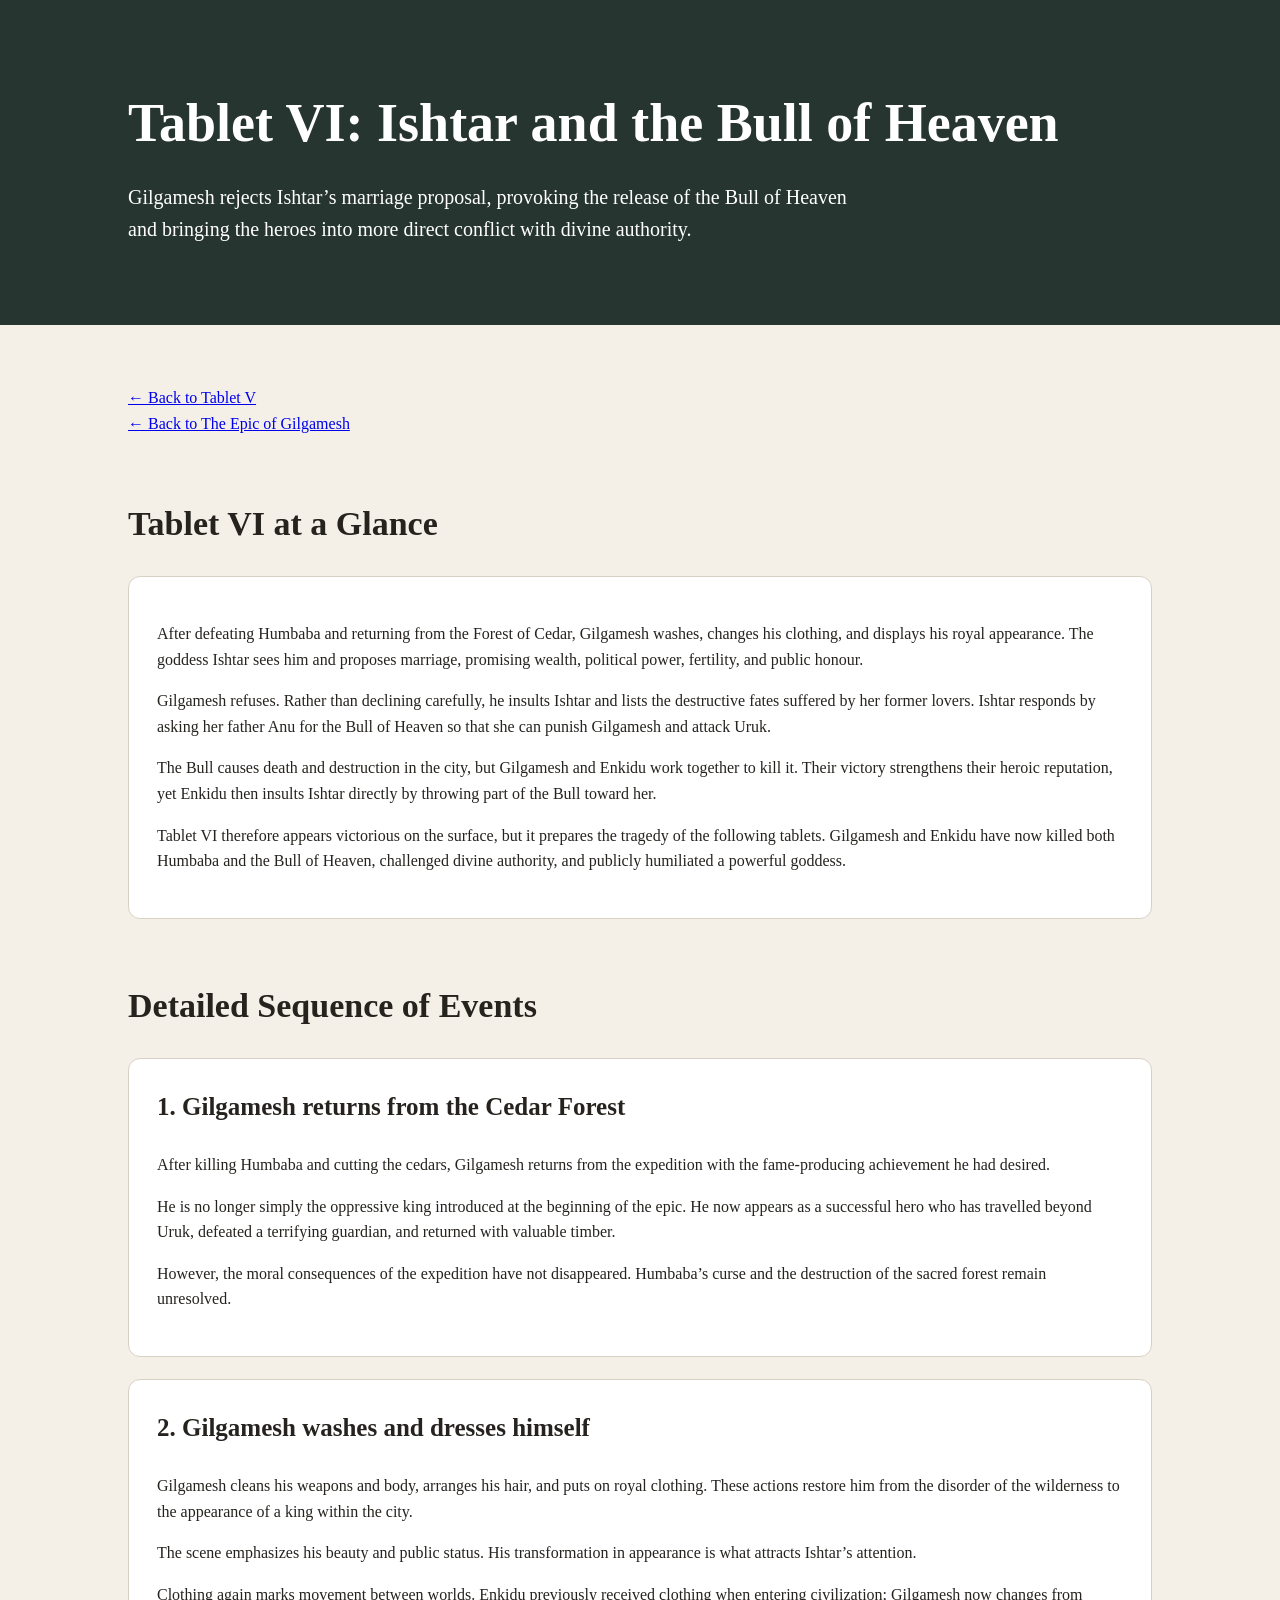
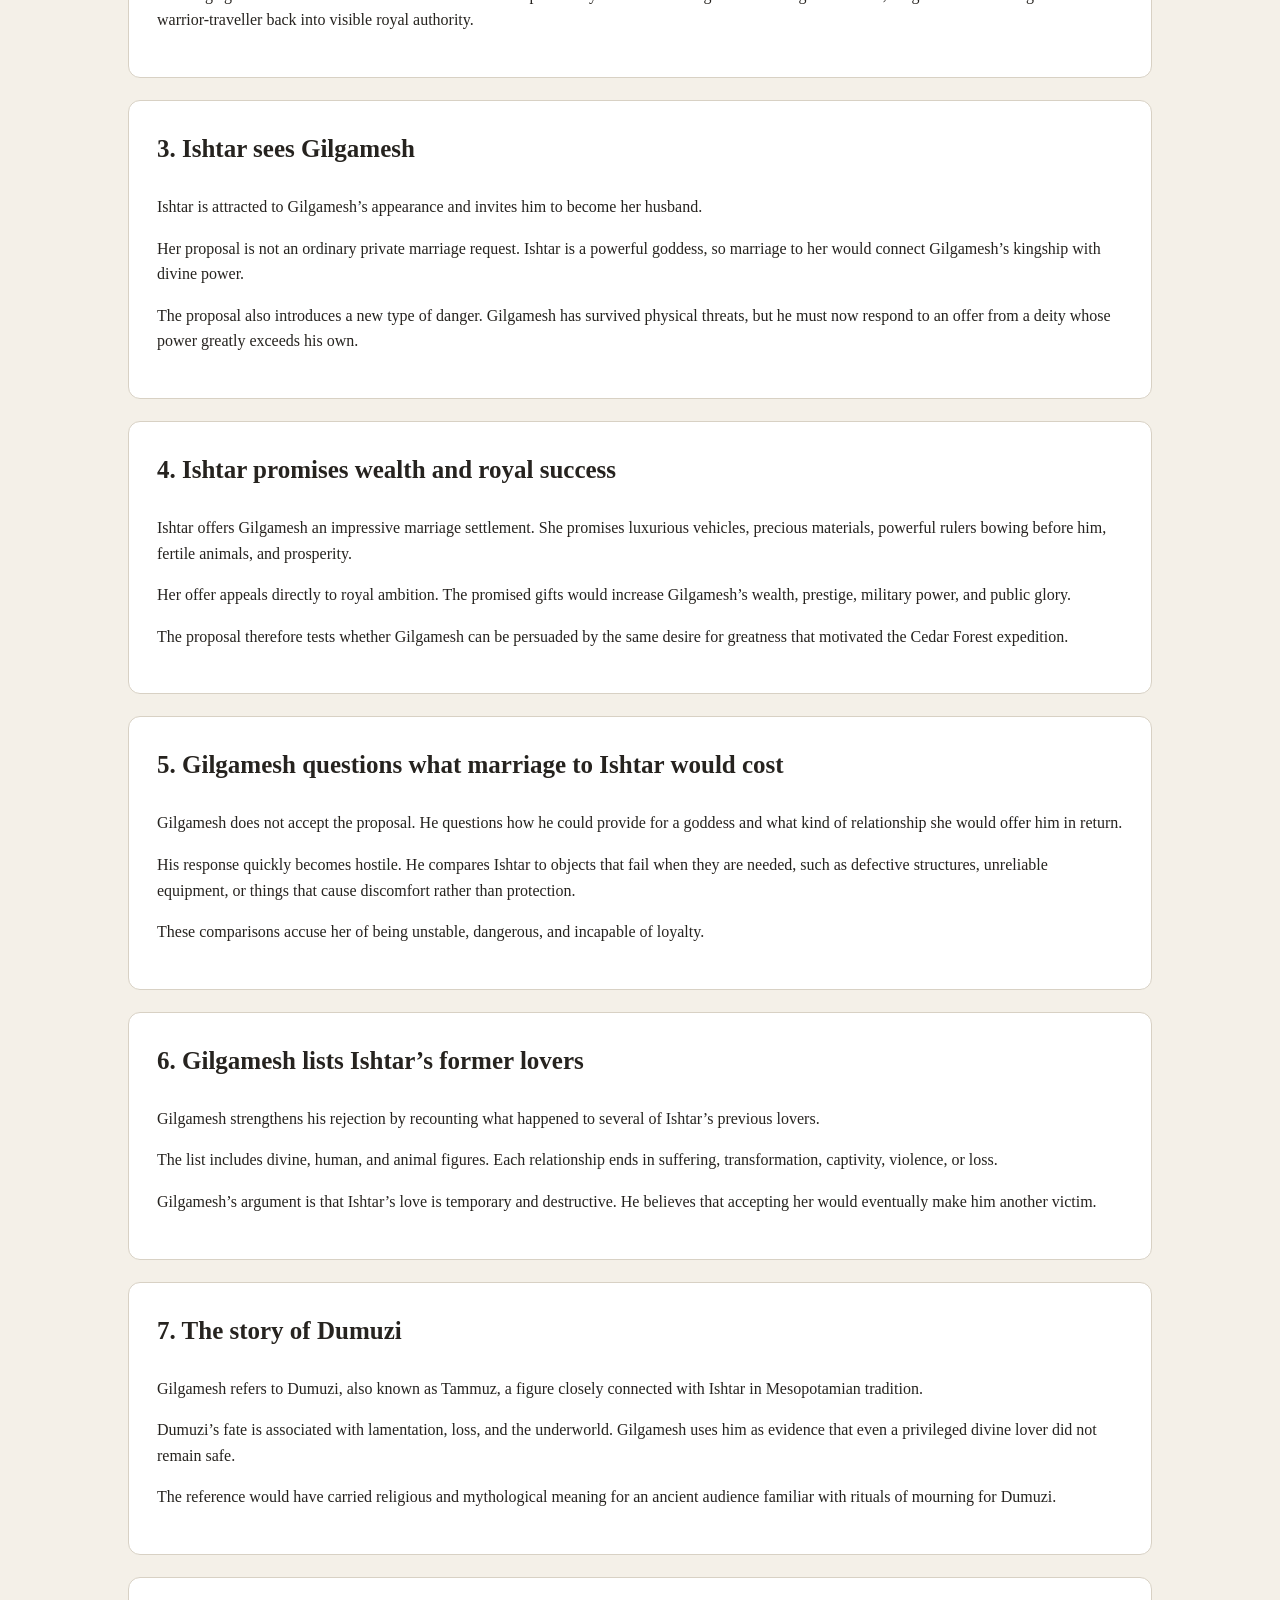
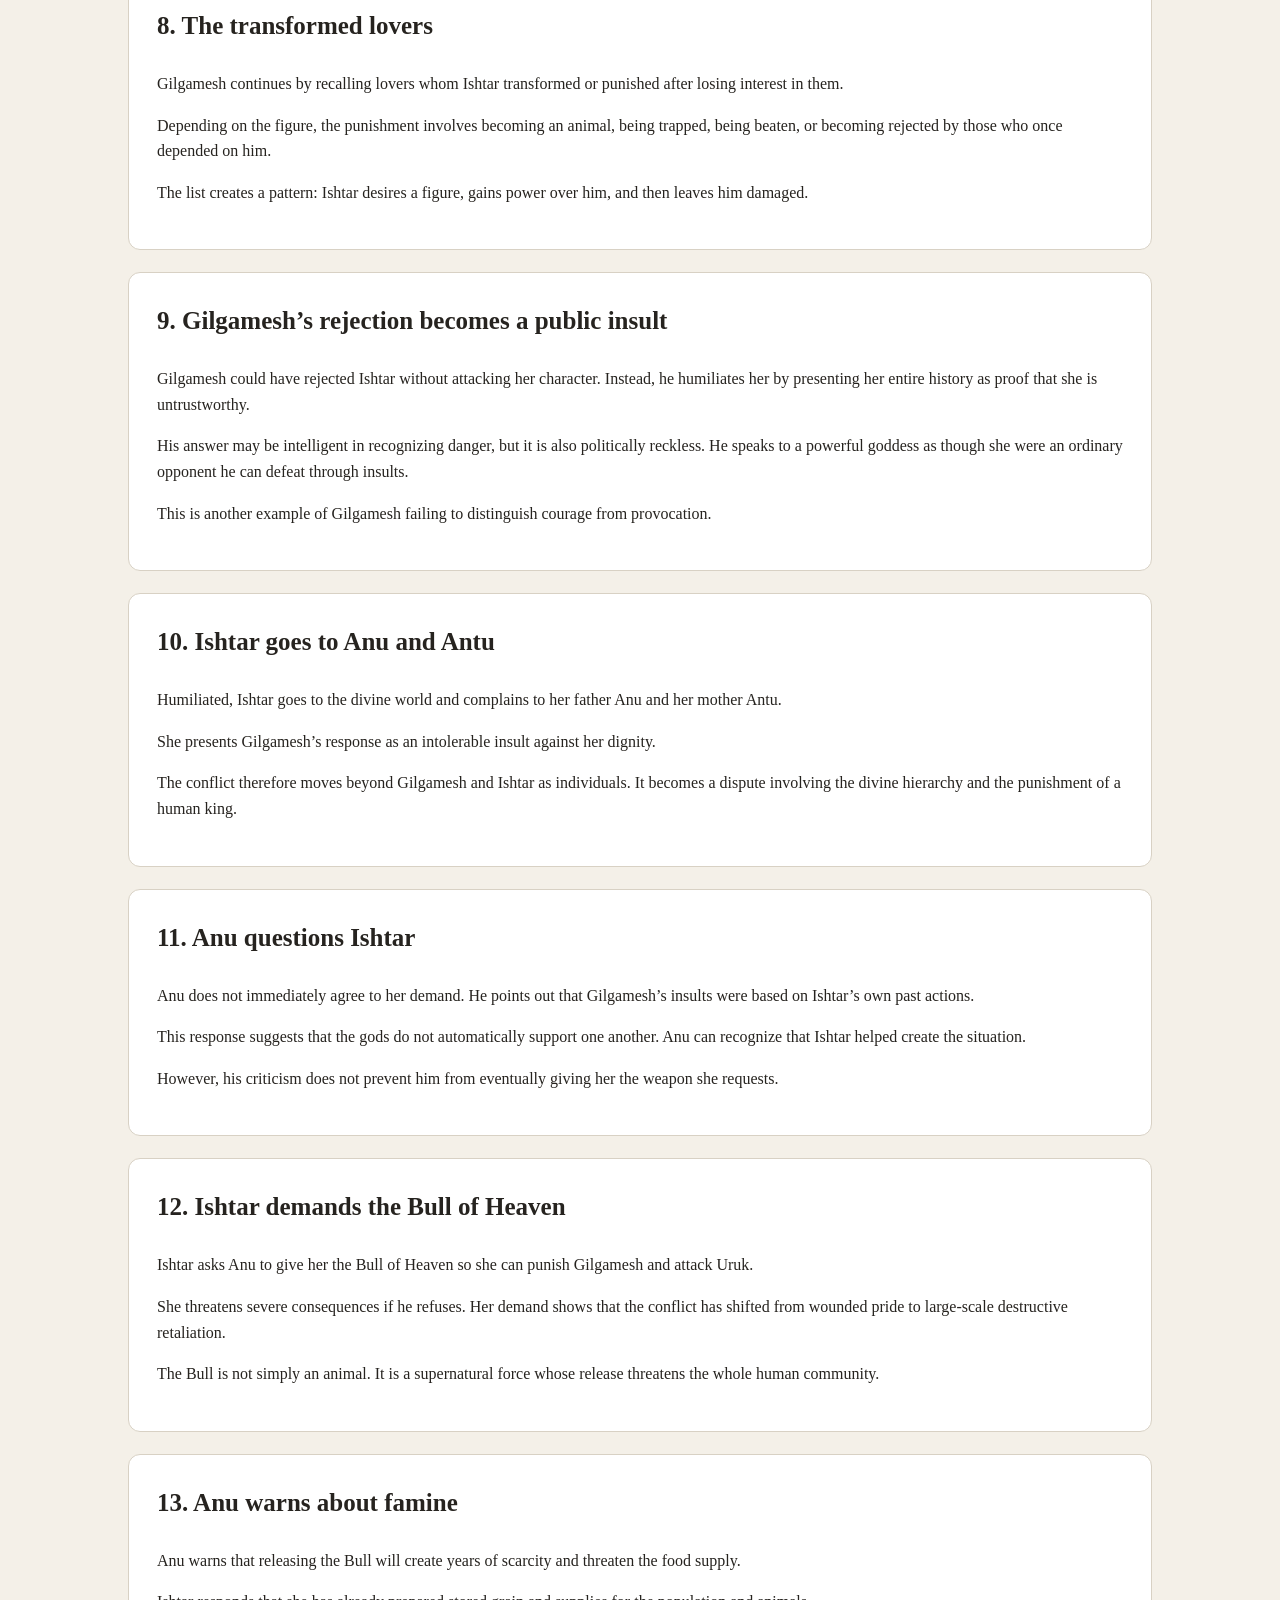
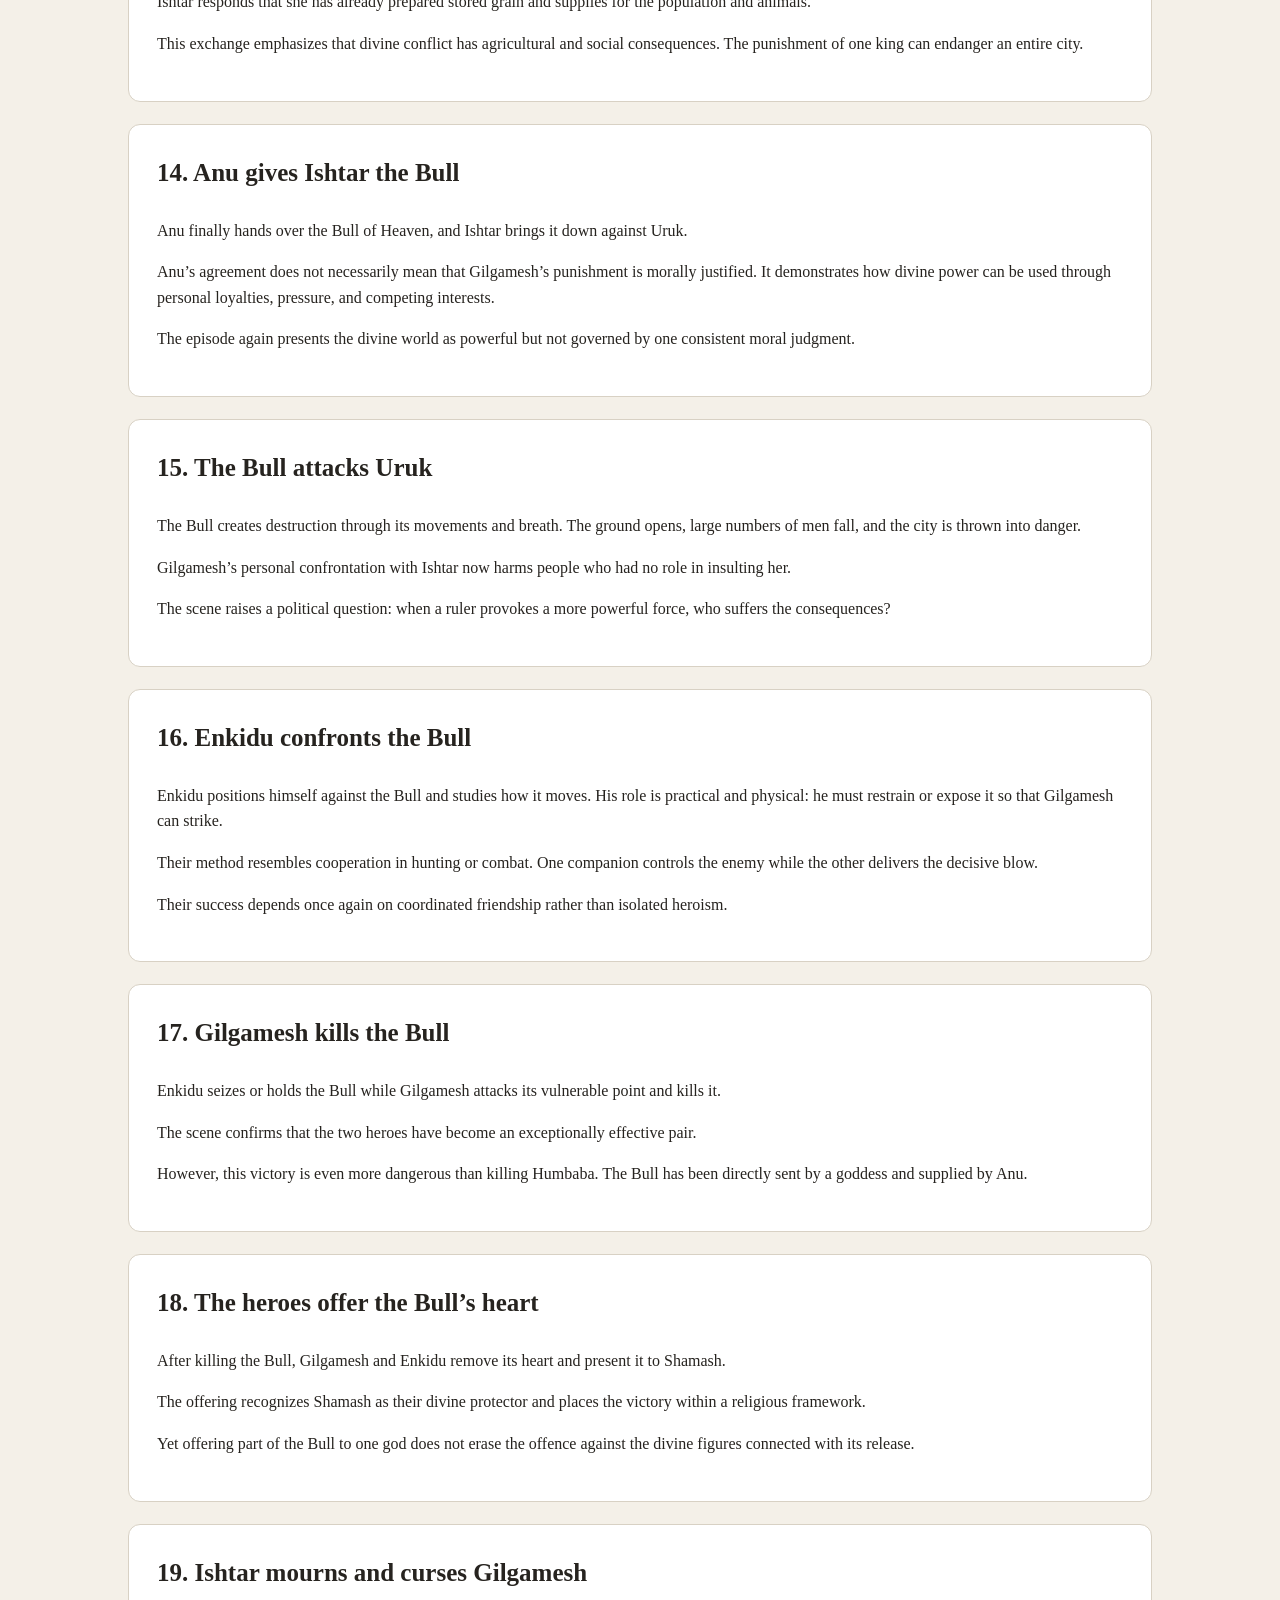
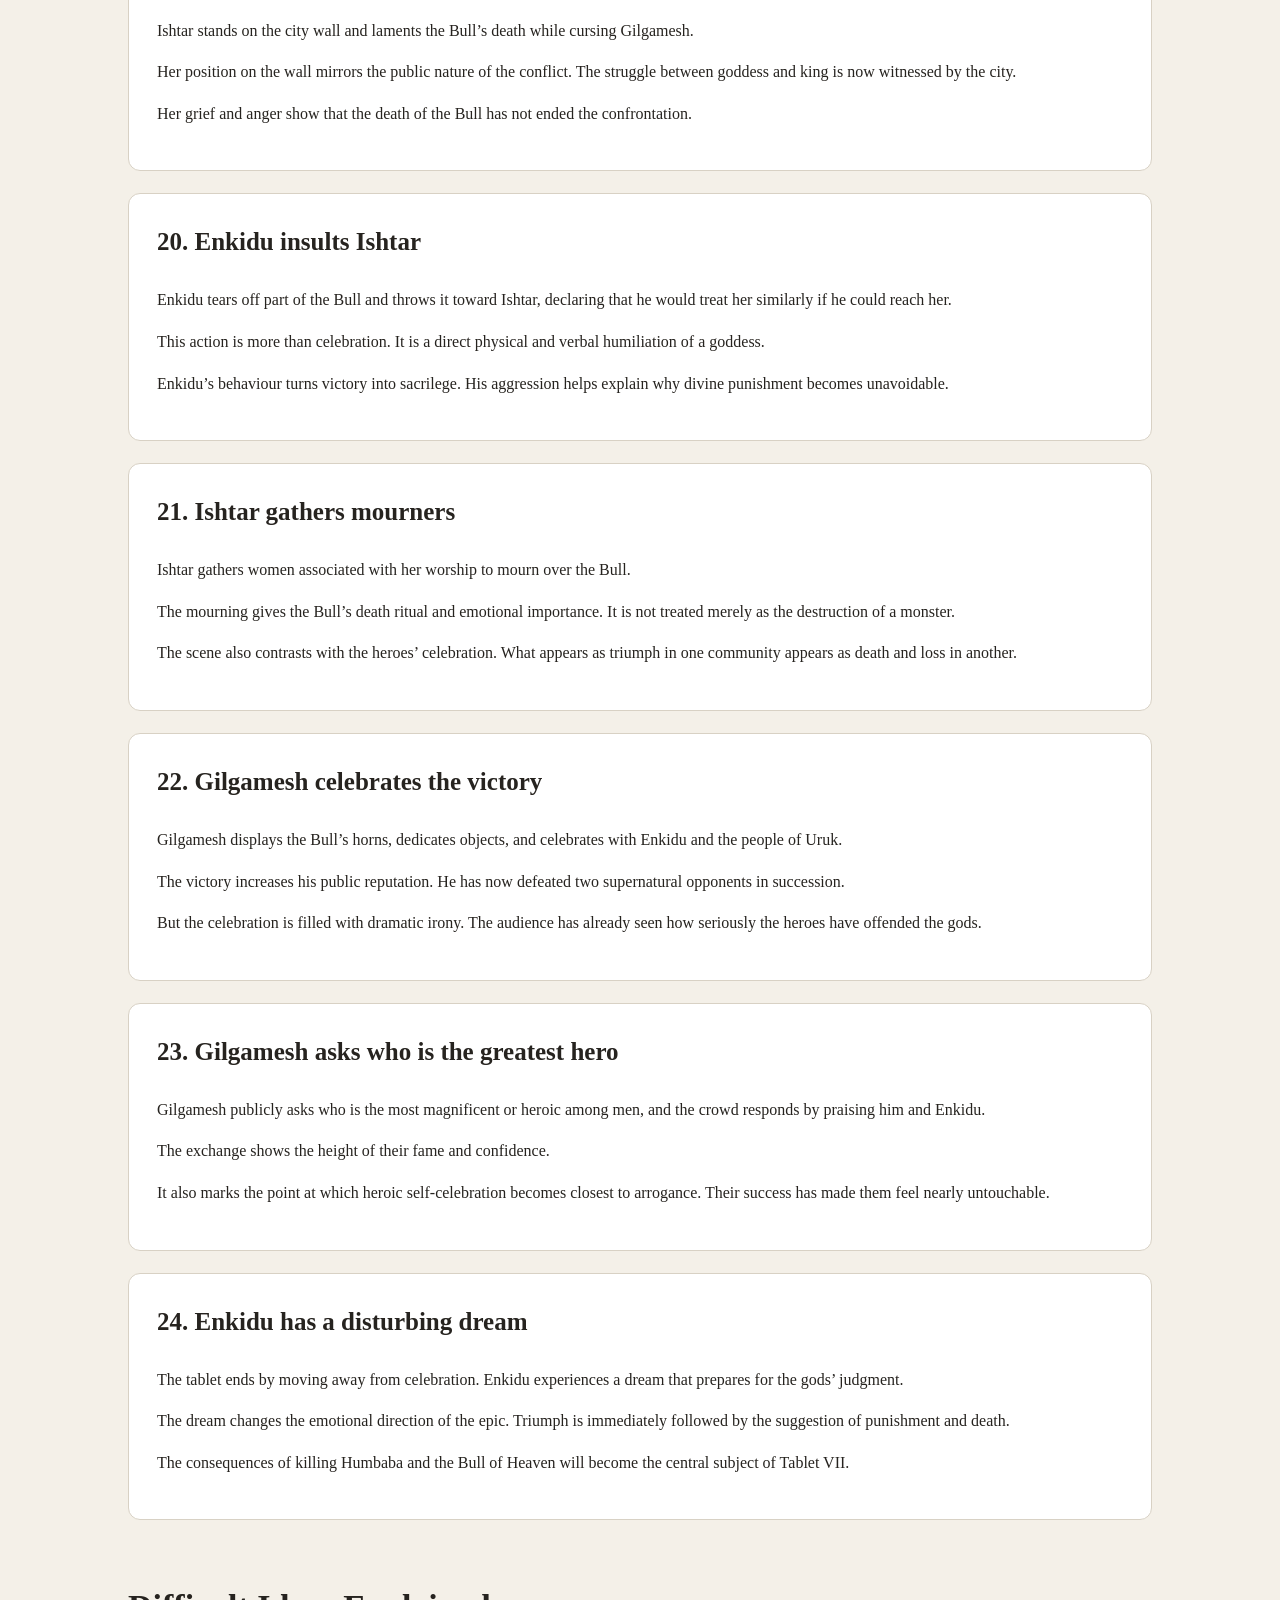
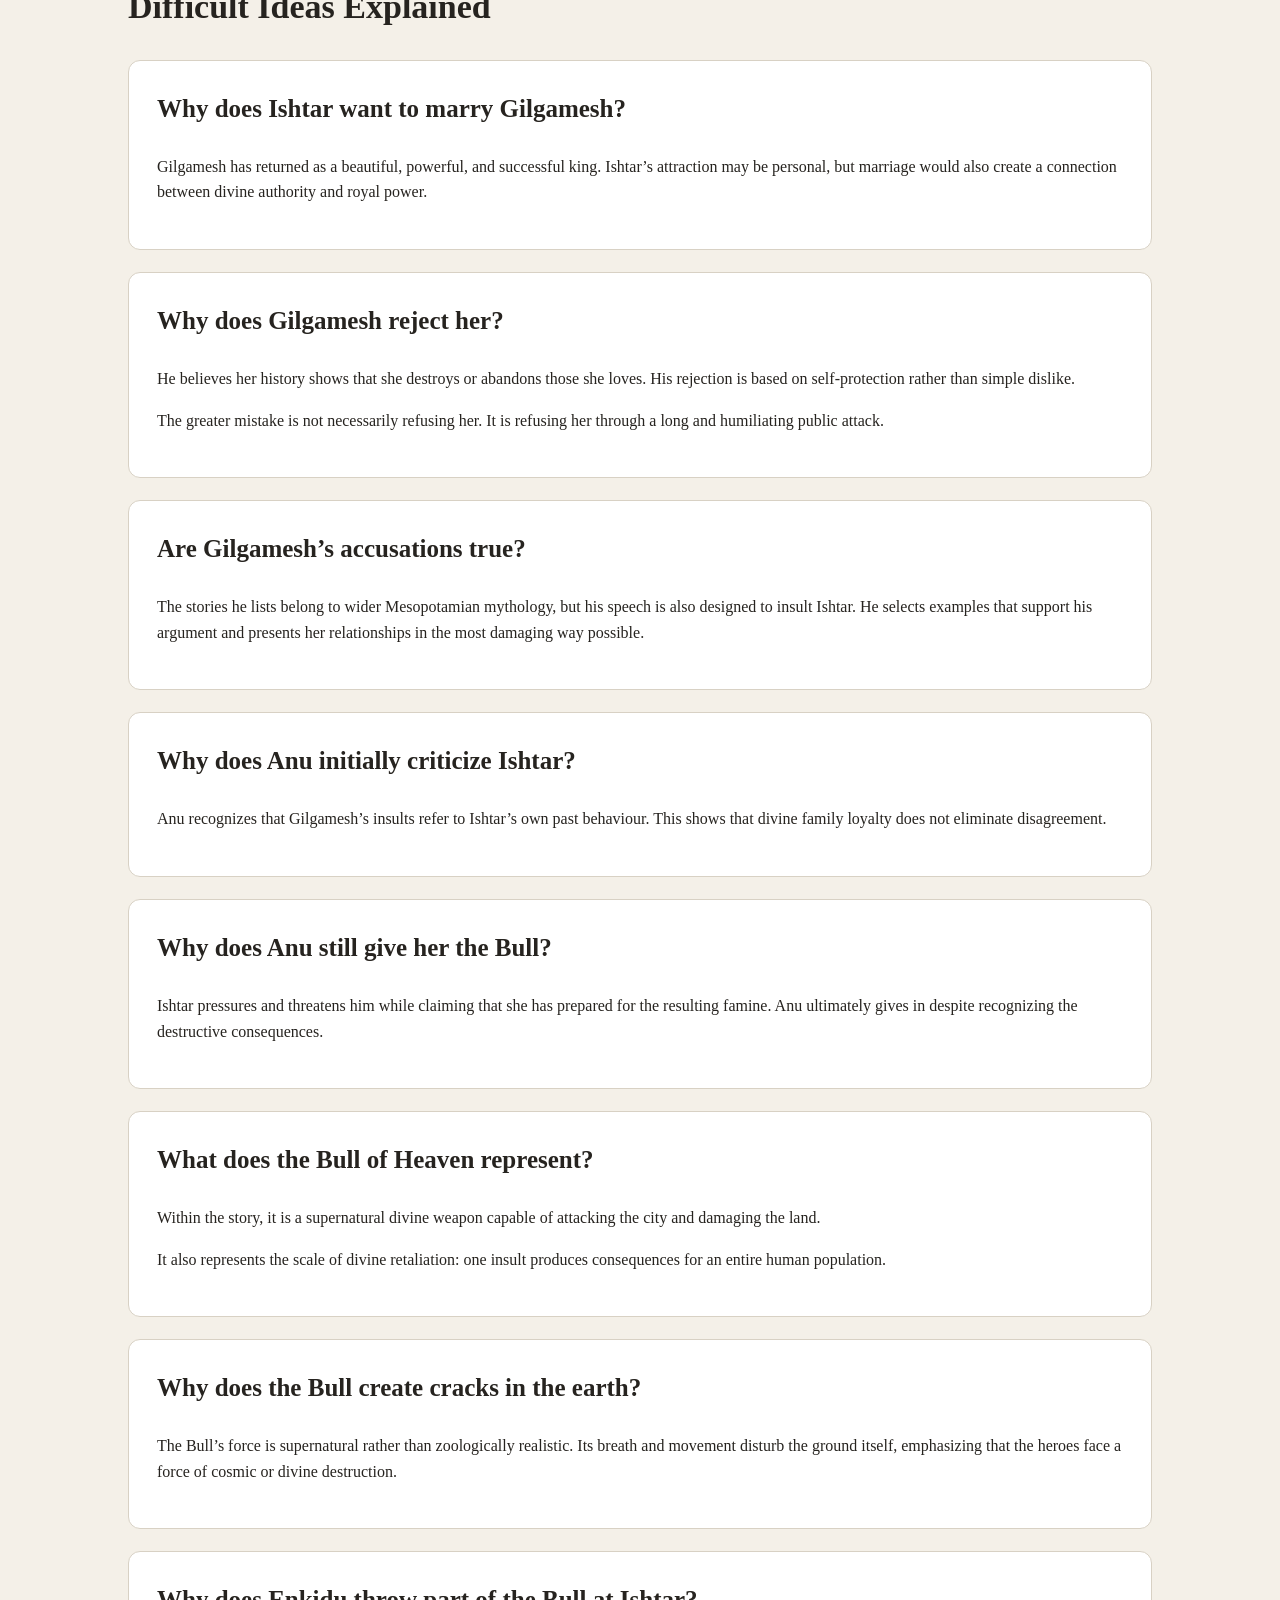
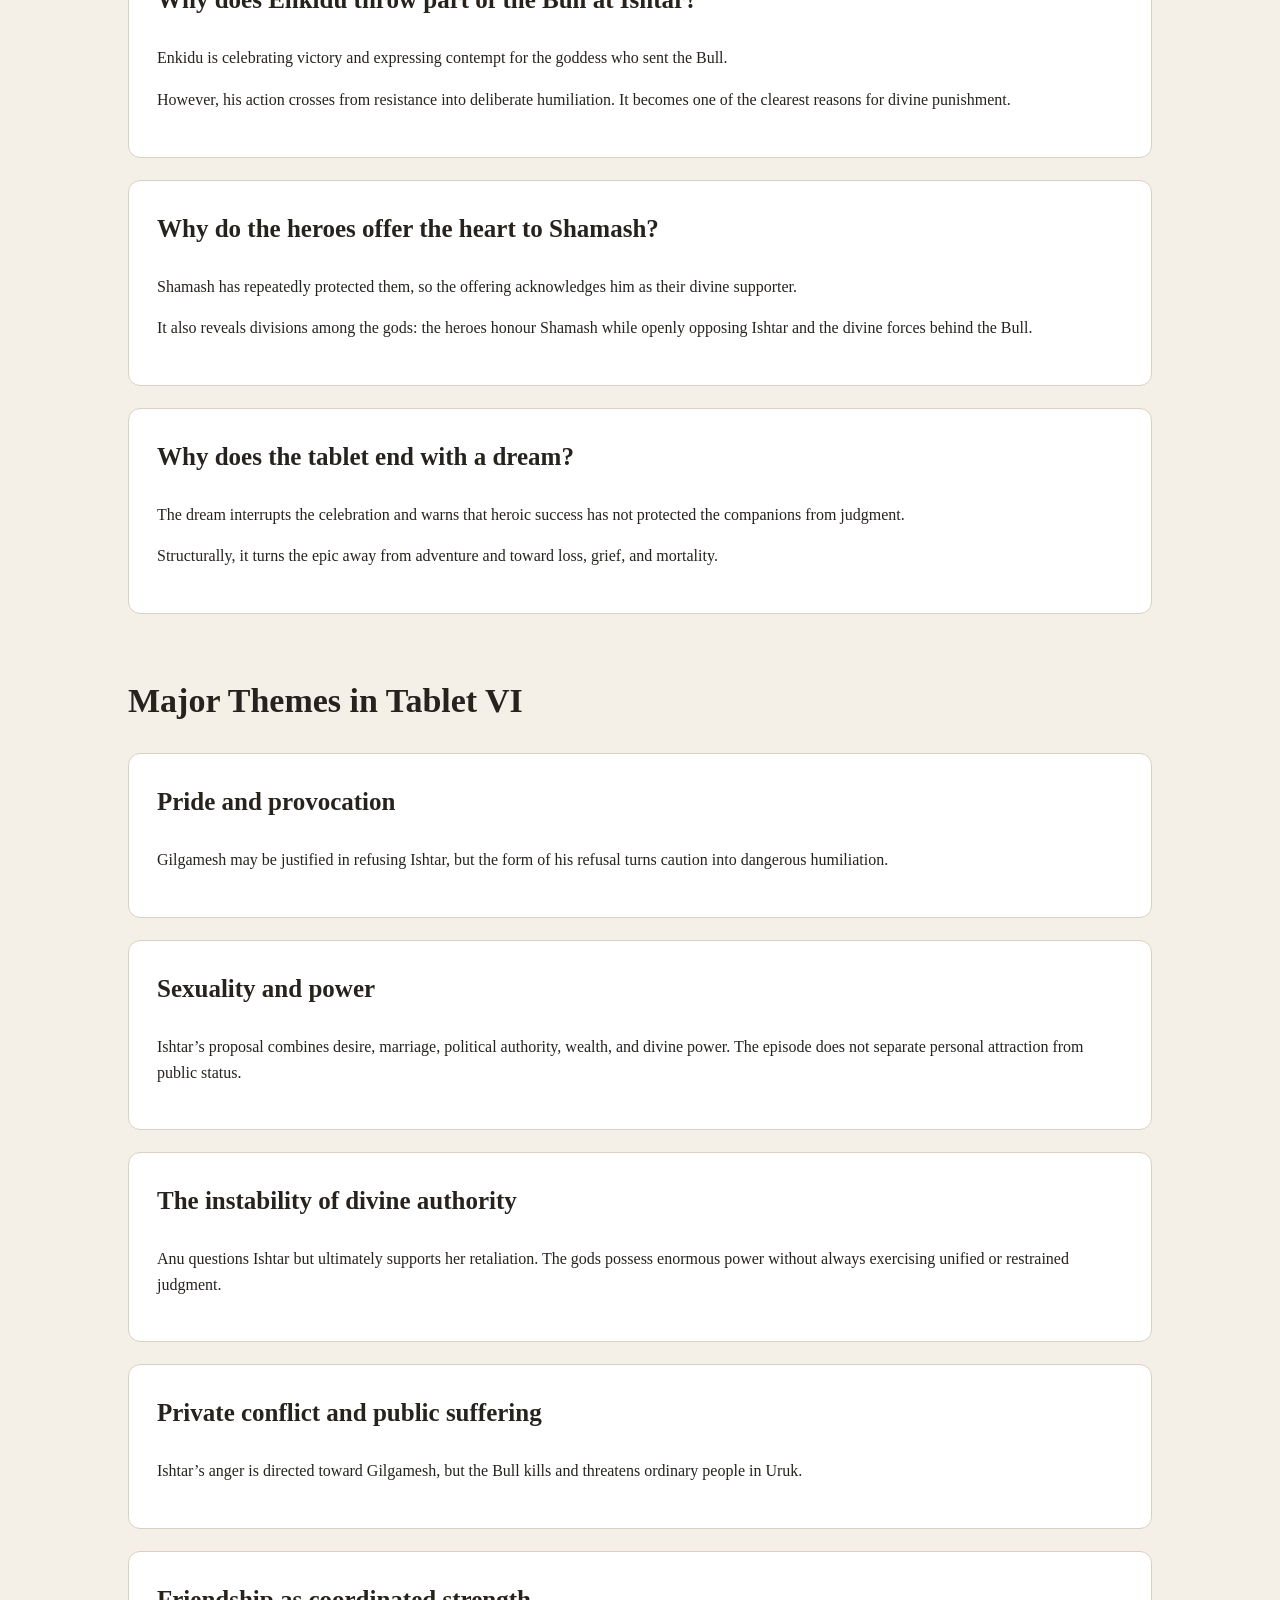
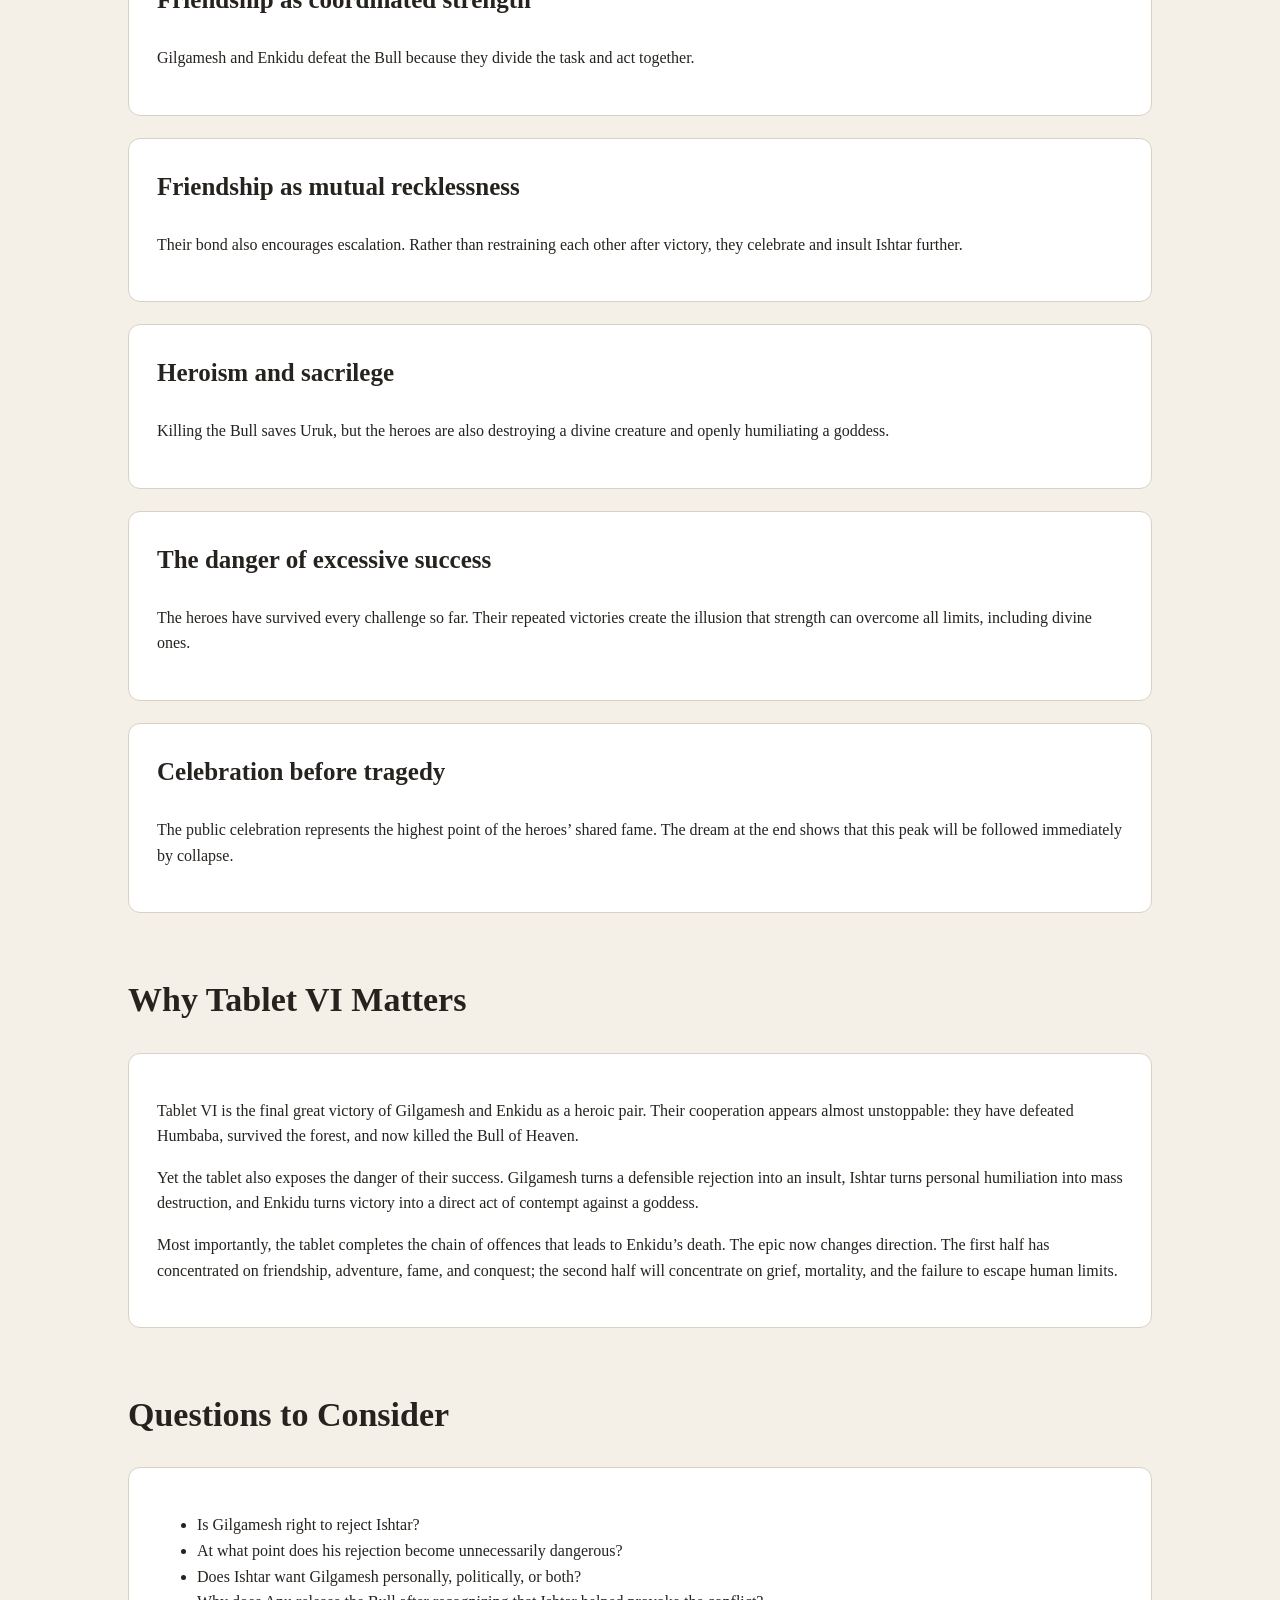
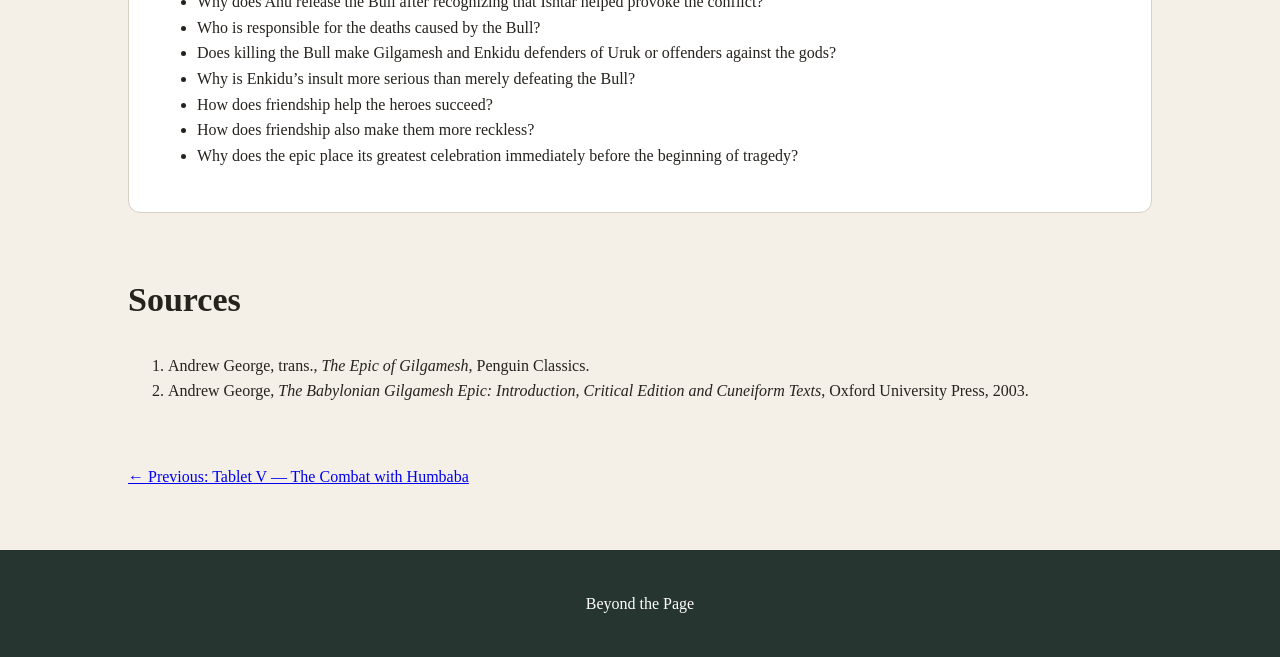
<file: gilgamesh-tablet-6.html>
<!DOCTYPE html>
<html lang="en">
<head>
  <meta charset="UTF-8">
  <meta name="viewport" content="width=device-width, initial-scale=1.0">

  <title>Tablet VI: Ishtar and the Bull of Heaven | The Epic of Gilgamesh</title>
  <link rel="stylesheet" href="style.css">
</head>

<body>
  <header>
    <h1>Tablet VI: Ishtar and the Bull of Heaven</h1>

    <p>
      Gilgamesh rejects Ishtar’s marriage proposal, provoking the release
      of the Bull of Heaven and bringing the heroes into more direct conflict
      with divine authority.
    </p>
  </header>

  <main>
    <section>
      <a href="gilgamesh-tablet-5.html">← Back to Tablet V</a>
      <br>
      <a href="gilgamesh.html">← Back to The Epic of Gilgamesh</a>
    </section>

    <section>
      <h2>Tablet VI at a Glance</h2>

      <article>
        <p>
          After defeating Humbaba and returning from the Forest of Cedar,
          Gilgamesh washes, changes his clothing, and displays his royal
          appearance. The goddess Ishtar sees him and proposes marriage,
          promising wealth, political power, fertility, and public honour.
        </p>

        <p>
          Gilgamesh refuses. Rather than declining carefully, he insults
          Ishtar and lists the destructive fates suffered by her former
          lovers. Ishtar responds by asking her father Anu for the Bull of
          Heaven so that she can punish Gilgamesh and attack Uruk.
        </p>

        <p>
          The Bull causes death and destruction in the city, but Gilgamesh
          and Enkidu work together to kill it. Their victory strengthens their
          heroic reputation, yet Enkidu then insults Ishtar directly by
          throwing part of the Bull toward her.
        </p>

        <p>
          Tablet VI therefore appears victorious on the surface, but it
          prepares the tragedy of the following tablets. Gilgamesh and Enkidu
          have now killed both Humbaba and the Bull of Heaven, challenged
          divine authority, and publicly humiliated a powerful goddess.
        </p>
      </article>
    </section>

    <section>
      <h2>Detailed Sequence of Events</h2>

      <article>
        <h3>1. Gilgamesh returns from the Cedar Forest</h3>

        <p>
          After killing Humbaba and cutting the cedars, Gilgamesh returns from
          the expedition with the fame-producing achievement he had desired.
        </p>

        <p>
          He is no longer simply the oppressive king introduced at the
          beginning of the epic. He now appears as a successful hero who has
          travelled beyond Uruk, defeated a terrifying guardian, and returned
          with valuable timber.
        </p>

        <p>
          However, the moral consequences of the expedition have not
          disappeared. Humbaba’s curse and the destruction of the sacred
          forest remain unresolved.
        </p>
      </article>

      <article>
        <h3>2. Gilgamesh washes and dresses himself</h3>

        <p>
          Gilgamesh cleans his weapons and body, arranges his hair, and puts on
          royal clothing. These actions restore him from the disorder of the
          wilderness to the appearance of a king within the city.
        </p>

        <p>
          The scene emphasizes his beauty and public status. His transformation
          in appearance is what attracts Ishtar’s attention.
        </p>

        <p>
          Clothing again marks movement between worlds. Enkidu previously
          received clothing when entering civilization; Gilgamesh now changes
          from warrior-traveller back into visible royal authority.
        </p>
      </article>

      <article>
        <h3>3. Ishtar sees Gilgamesh</h3>

        <p>
          Ishtar is attracted to Gilgamesh’s appearance and invites him to
          become her husband.
        </p>

        <p>
          Her proposal is not an ordinary private marriage request. Ishtar is
          a powerful goddess, so marriage to her would connect Gilgamesh’s
          kingship with divine power.
        </p>

        <p>
          The proposal also introduces a new type of danger. Gilgamesh has
          survived physical threats, but he must now respond to an offer from
          a deity whose power greatly exceeds his own.
        </p>
      </article>

      <article>
        <h3>4. Ishtar promises wealth and royal success</h3>

        <p>
          Ishtar offers Gilgamesh an impressive marriage settlement. She
          promises luxurious vehicles, precious materials, powerful rulers
          bowing before him, fertile animals, and prosperity.
        </p>

        <p>
          Her offer appeals directly to royal ambition. The promised gifts
          would increase Gilgamesh’s wealth, prestige, military power, and
          public glory.
        </p>

        <p>
          The proposal therefore tests whether Gilgamesh can be persuaded by
          the same desire for greatness that motivated the Cedar Forest
          expedition.
        </p>
      </article>

      <article>
        <h3>5. Gilgamesh questions what marriage to Ishtar would cost</h3>

        <p>
          Gilgamesh does not accept the proposal. He questions how he could
          provide for a goddess and what kind of relationship she would offer
          him in return.
        </p>

        <p>
          His response quickly becomes hostile. He compares Ishtar to objects
          that fail when they are needed, such as defective structures,
          unreliable equipment, or things that cause discomfort rather than
          protection.
        </p>

        <p>
          These comparisons accuse her of being unstable, dangerous, and
          incapable of loyalty.
        </p>
      </article>

      <article>
        <h3>6. Gilgamesh lists Ishtar’s former lovers</h3>

        <p>
          Gilgamesh strengthens his rejection by recounting what happened to
          several of Ishtar’s previous lovers.
        </p>

        <p>
          The list includes divine, human, and animal figures. Each relationship
          ends in suffering, transformation, captivity, violence, or loss.
        </p>

        <p>
          Gilgamesh’s argument is that Ishtar’s love is temporary and
          destructive. He believes that accepting her would eventually make
          him another victim.
        </p>
      </article>

      <article>
        <h3>7. The story of Dumuzi</h3>

        <p>
          Gilgamesh refers to Dumuzi, also known as Tammuz, a figure closely
          connected with Ishtar in Mesopotamian tradition.
        </p>

        <p>
          Dumuzi’s fate is associated with lamentation, loss, and the
          underworld. Gilgamesh uses him as evidence that even a privileged
          divine lover did not remain safe.
        </p>

        <p>
          The reference would have carried religious and mythological meaning
          for an ancient audience familiar with rituals of mourning for
          Dumuzi.
        </p>
      </article>

      <article>
        <h3>8. The transformed lovers</h3>

        <p>
          Gilgamesh continues by recalling lovers whom Ishtar transformed or
          punished after losing interest in them.
        </p>

        <p>
          Depending on the figure, the punishment involves becoming an animal,
          being trapped, being beaten, or becoming rejected by those who once
          depended on him.
        </p>

        <p>
          The list creates a pattern: Ishtar desires a figure, gains power over
          him, and then leaves him damaged.
        </p>
      </article>

      <article>
        <h3>9. Gilgamesh’s rejection becomes a public insult</h3>

        <p>
          Gilgamesh could have rejected Ishtar without attacking her character.
          Instead, he humiliates her by presenting her entire history as proof
          that she is untrustworthy.
        </p>

        <p>
          His answer may be intelligent in recognizing danger, but it is also
          politically reckless. He speaks to a powerful goddess as though she
          were an ordinary opponent he can defeat through insults.
        </p>

        <p>
          This is another example of Gilgamesh failing to distinguish courage
          from provocation.
        </p>
      </article>

      <article>
        <h3>10. Ishtar goes to Anu and Antu</h3>

        <p>
          Humiliated, Ishtar goes to the divine world and complains to her
          father Anu and her mother Antu.
        </p>

        <p>
          She presents Gilgamesh’s response as an intolerable insult against
          her dignity.
        </p>

        <p>
          The conflict therefore moves beyond Gilgamesh and Ishtar as
          individuals. It becomes a dispute involving the divine hierarchy
          and the punishment of a human king.
        </p>
      </article>

      <article>
        <h3>11. Anu questions Ishtar</h3>

        <p>
          Anu does not immediately agree to her demand. He points out that
          Gilgamesh’s insults were based on Ishtar’s own past actions.
        </p>

        <p>
          This response suggests that the gods do not automatically support
          one another. Anu can recognize that Ishtar helped create the
          situation.
        </p>

        <p>
          However, his criticism does not prevent him from eventually giving
          her the weapon she requests.
        </p>
      </article>

      <article>
        <h3>12. Ishtar demands the Bull of Heaven</h3>

        <p>
          Ishtar asks Anu to give her the Bull of Heaven so she can punish
          Gilgamesh and attack Uruk.
        </p>

        <p>
          She threatens severe consequences if he refuses. Her demand shows
          that the conflict has shifted from wounded pride to large-scale
          destructive retaliation.
        </p>

        <p>
          The Bull is not simply an animal. It is a supernatural force whose
          release threatens the whole human community.
        </p>
      </article>

      <article>
        <h3>13. Anu warns about famine</h3>

        <p>
          Anu warns that releasing the Bull will create years of scarcity and
          threaten the food supply.
        </p>

        <p>
          Ishtar responds that she has already prepared stored grain and
          supplies for the population and animals.
        </p>

        <p>
          This exchange emphasizes that divine conflict has agricultural and
          social consequences. The punishment of one king can endanger an
          entire city.
        </p>
      </article>

      <article>
        <h3>14. Anu gives Ishtar the Bull</h3>

        <p>
          Anu finally hands over the Bull of Heaven, and Ishtar brings it down
          against Uruk.
        </p>

        <p>
          Anu’s agreement does not necessarily mean that Gilgamesh’s punishment
          is morally justified. It demonstrates how divine power can be used
          through personal loyalties, pressure, and competing interests.
        </p>

        <p>
          The episode again presents the divine world as powerful but not
          governed by one consistent moral judgment.
        </p>
      </article>

      <article>
        <h3>15. The Bull attacks Uruk</h3>

        <p>
          The Bull creates destruction through its movements and breath.
          The ground opens, large numbers of men fall, and the city is thrown
          into danger.
        </p>

        <p>
          Gilgamesh’s personal confrontation with Ishtar now harms people who
          had no role in insulting her.
        </p>

        <p>
          The scene raises a political question: when a ruler provokes a more
          powerful force, who suffers the consequences?
        </p>
      </article>

      <article>
        <h3>16. Enkidu confronts the Bull</h3>

        <p>
          Enkidu positions himself against the Bull and studies how it moves.
          His role is practical and physical: he must restrain or expose it so
          that Gilgamesh can strike.
        </p>

        <p>
          Their method resembles cooperation in hunting or combat. One
          companion controls the enemy while the other delivers the decisive
          blow.
        </p>

        <p>
          Their success depends once again on coordinated friendship rather
          than isolated heroism.
        </p>
      </article>

      <article>
        <h3>17. Gilgamesh kills the Bull</h3>

        <p>
          Enkidu seizes or holds the Bull while Gilgamesh attacks its vulnerable
          point and kills it.
        </p>

        <p>
          The scene confirms that the two heroes have become an exceptionally
          effective pair.
        </p>

        <p>
          However, this victory is even more dangerous than killing Humbaba.
          The Bull has been directly sent by a goddess and supplied by Anu.
        </p>
      </article>

      <article>
        <h3>18. The heroes offer the Bull’s heart</h3>

        <p>
          After killing the Bull, Gilgamesh and Enkidu remove its heart and
          present it to Shamash.
        </p>

        <p>
          The offering recognizes Shamash as their divine protector and places
          the victory within a religious framework.
        </p>

        <p>
          Yet offering part of the Bull to one god does not erase the offence
          against the divine figures connected with its release.
        </p>
      </article>

      <article>
        <h3>19. Ishtar mourns and curses Gilgamesh</h3>

        <p>
          Ishtar stands on the city wall and laments the Bull’s death while
          cursing Gilgamesh.
        </p>

        <p>
          Her position on the wall mirrors the public nature of the conflict.
          The struggle between goddess and king is now witnessed by the city.
        </p>

        <p>
          Her grief and anger show that the death of the Bull has not ended
          the confrontation.
        </p>
      </article>

      <article>
        <h3>20. Enkidu insults Ishtar</h3>

        <p>
          Enkidu tears off part of the Bull and throws it toward Ishtar,
          declaring that he would treat her similarly if he could reach her.
        </p>

        <p>
          This action is more than celebration. It is a direct physical and
          verbal humiliation of a goddess.
        </p>

        <p>
          Enkidu’s behaviour turns victory into sacrilege. His aggression
          helps explain why divine punishment becomes unavoidable.
        </p>
      </article>

      <article>
        <h3>21. Ishtar gathers mourners</h3>

        <p>
          Ishtar gathers women associated with her worship to mourn over the
          Bull.
        </p>

        <p>
          The mourning gives the Bull’s death ritual and emotional importance.
          It is not treated merely as the destruction of a monster.
        </p>

        <p>
          The scene also contrasts with the heroes’ celebration. What appears
          as triumph in one community appears as death and loss in another.
        </p>
      </article>

      <article>
        <h3>22. Gilgamesh celebrates the victory</h3>

        <p>
          Gilgamesh displays the Bull’s horns, dedicates objects, and celebrates
          with Enkidu and the people of Uruk.
        </p>

        <p>
          The victory increases his public reputation. He has now defeated two
          supernatural opponents in succession.
        </p>

        <p>
          But the celebration is filled with dramatic irony. The audience has
          already seen how seriously the heroes have offended the gods.
        </p>
      </article>

      <article>
        <h3>23. Gilgamesh asks who is the greatest hero</h3>

        <p>
          Gilgamesh publicly asks who is the most magnificent or heroic among
          men, and the crowd responds by praising him and Enkidu.
        </p>

        <p>
          The exchange shows the height of their fame and confidence.
        </p>

        <p>
          It also marks the point at which heroic self-celebration becomes
          closest to arrogance. Their success has made them feel nearly
          untouchable.
        </p>
      </article>

      <article>
        <h3>24. Enkidu has a disturbing dream</h3>

        <p>
          The tablet ends by moving away from celebration. Enkidu experiences
          a dream that prepares for the gods’ judgment.
        </p>

        <p>
          The dream changes the emotional direction of the epic. Triumph is
          immediately followed by the suggestion of punishment and death.
        </p>

        <p>
          The consequences of killing Humbaba and the Bull of Heaven will
          become the central subject of Tablet VII.
        </p>
      </article>
    </section>

    <section>
      <h2>Difficult Ideas Explained</h2>

      <article>
        <h3>Why does Ishtar want to marry Gilgamesh?</h3>

        <p>
          Gilgamesh has returned as a beautiful, powerful, and successful king.
          Ishtar’s attraction may be personal, but marriage would also create
          a connection between divine authority and royal power.
        </p>
      </article>

      <article>
        <h3>Why does Gilgamesh reject her?</h3>

        <p>
          He believes her history shows that she destroys or abandons those
          she loves. His rejection is based on self-protection rather than
          simple dislike.
        </p>

        <p>
          The greater mistake is not necessarily refusing her. It is refusing
          her through a long and humiliating public attack.
        </p>
      </article>

      <article>
        <h3>Are Gilgamesh’s accusations true?</h3>

        <p>
          The stories he lists belong to wider Mesopotamian mythology, but his
          speech is also designed to insult Ishtar. He selects examples that
          support his argument and presents her relationships in the most
          damaging way possible.
        </p>
      </article>

      <article>
        <h3>Why does Anu initially criticize Ishtar?</h3>

        <p>
          Anu recognizes that Gilgamesh’s insults refer to Ishtar’s own past
          behaviour. This shows that divine family loyalty does not eliminate
          disagreement.
        </p>
      </article>

      <article>
        <h3>Why does Anu still give her the Bull?</h3>

        <p>
          Ishtar pressures and threatens him while claiming that she has
          prepared for the resulting famine. Anu ultimately gives in despite
          recognizing the destructive consequences.
        </p>
      </article>

      <article>
        <h3>What does the Bull of Heaven represent?</h3>

        <p>
          Within the story, it is a supernatural divine weapon capable of
          attacking the city and damaging the land.
        </p>

        <p>
          It also represents the scale of divine retaliation: one insult
          produces consequences for an entire human population.
        </p>
      </article>

      <article>
        <h3>Why does the Bull create cracks in the earth?</h3>

        <p>
          The Bull’s force is supernatural rather than zoologically realistic.
          Its breath and movement disturb the ground itself, emphasizing that
          the heroes face a force of cosmic or divine destruction.
        </p>
      </article>

      <article>
        <h3>Why does Enkidu throw part of the Bull at Ishtar?</h3>

        <p>
          Enkidu is celebrating victory and expressing contempt for the
          goddess who sent the Bull.
        </p>

        <p>
          However, his action crosses from resistance into deliberate
          humiliation. It becomes one of the clearest reasons for divine
          punishment.
        </p>
      </article>

      <article>
        <h3>Why do the heroes offer the heart to Shamash?</h3>

        <p>
          Shamash has repeatedly protected them, so the offering acknowledges
          him as their divine supporter.
        </p>

        <p>
          It also reveals divisions among the gods: the heroes honour Shamash
          while openly opposing Ishtar and the divine forces behind the Bull.
        </p>
      </article>

      <article>
        <h3>Why does the tablet end with a dream?</h3>

        <p>
          The dream interrupts the celebration and warns that heroic success
          has not protected the companions from judgment.
        </p>

        <p>
          Structurally, it turns the epic away from adventure and toward loss,
          grief, and mortality.
        </p>
      </article>
    </section>

    <section>
      <h2>Major Themes in Tablet VI</h2>

      <article>
        <h3>Pride and provocation</h3>

        <p>
          Gilgamesh may be justified in refusing Ishtar, but the form of his
          refusal turns caution into dangerous humiliation.
        </p>
      </article>

      <article>
        <h3>Sexuality and power</h3>

        <p>
          Ishtar’s proposal combines desire, marriage, political authority,
          wealth, and divine power. The episode does not separate personal
          attraction from public status.
        </p>
      </article>

      <article>
        <h3>The instability of divine authority</h3>

        <p>
          Anu questions Ishtar but ultimately supports her retaliation.
          The gods possess enormous power without always exercising unified
          or restrained judgment.
        </p>
      </article>

      <article>
        <h3>Private conflict and public suffering</h3>

        <p>
          Ishtar’s anger is directed toward Gilgamesh, but the Bull kills and
          threatens ordinary people in Uruk.
        </p>
      </article>

      <article>
        <h3>Friendship as coordinated strength</h3>

        <p>
          Gilgamesh and Enkidu defeat the Bull because they divide the task and
          act together.
        </p>
      </article>

      <article>
        <h3>Friendship as mutual recklessness</h3>

        <p>
          Their bond also encourages escalation. Rather than restraining each
          other after victory, they celebrate and insult Ishtar further.
        </p>
      </article>

      <article>
        <h3>Heroism and sacrilege</h3>

        <p>
          Killing the Bull saves Uruk, but the heroes are also destroying a
          divine creature and openly humiliating a goddess.
        </p>
      </article>

      <article>
        <h3>The danger of excessive success</h3>

        <p>
          The heroes have survived every challenge so far. Their repeated
          victories create the illusion that strength can overcome all limits,
          including divine ones.
        </p>
      </article>

      <article>
        <h3>Celebration before tragedy</h3>

        <p>
          The public celebration represents the highest point of the heroes’
          shared fame. The dream at the end shows that this peak will be
          followed immediately by collapse.
        </p>
      </article>
    </section>

    <section>
      <h2>Why Tablet VI Matters</h2>

      <article>
        <p>
          Tablet VI is the final great victory of Gilgamesh and Enkidu as a
          heroic pair. Their cooperation appears almost unstoppable: they have
          defeated Humbaba, survived the forest, and now killed the Bull of
          Heaven.
        </p>

        <p>
          Yet the tablet also exposes the danger of their success. Gilgamesh
          turns a defensible rejection into an insult, Ishtar turns personal
          humiliation into mass destruction, and Enkidu turns victory into a
          direct act of contempt against a goddess.
        </p>

        <p>
          Most importantly, the tablet completes the chain of offences that
          leads to Enkidu’s death. The epic now changes direction. The first
          half has concentrated on friendship, adventure, fame, and conquest;
          the second half will concentrate on grief, mortality, and the failure
          to escape human limits.
        </p>
      </article>
    </section>

    <section>
      <h2>Questions to Consider</h2>

      <article>
        <ul>
          <li>
            Is Gilgamesh right to reject Ishtar?
          </li>

          <li>
            At what point does his rejection become unnecessarily dangerous?
          </li>

          <li>
            Does Ishtar want Gilgamesh personally, politically, or both?
          </li>

          <li>
            Why does Anu release the Bull after recognizing that Ishtar helped
            provoke the conflict?
          </li>

          <li>
            Who is responsible for the deaths caused by the Bull?
          </li>

          <li>
            Does killing the Bull make Gilgamesh and Enkidu defenders of Uruk
            or offenders against the gods?
          </li>

          <li>
            Why is Enkidu’s insult more serious than merely defeating the Bull?
          </li>

          <li>
            How does friendship help the heroes succeed?
          </li>

          <li>
            How does friendship also make them more reckless?
          </li>

          <li>
            Why does the epic place its greatest celebration immediately
            before the beginning of tragedy?
          </li>
        </ul>
      </article>
    </section>

    <section>
      <h2>Sources</h2>

      <ol>
        <li>
          Andrew George, trans.,
          <em>The Epic of Gilgamesh</em>,
          Penguin Classics.
        </li>

        <li>
          Andrew George,
          <em>The Babylonian Gilgamesh Epic: Introduction, Critical Edition
          and Cuneiform Texts</em>,
          Oxford University Press, 2003.
        </li>
      </ol>
    </section>

    <section>
      <a href="gilgamesh-tablet-5.html">
        ← Previous: Tablet V — The Combat with Humbaba
      </a>
    </section>
  </main>

  <footer>
    <p>Beyond the Page</p>
  </footer>
</body>
</html>
</file>
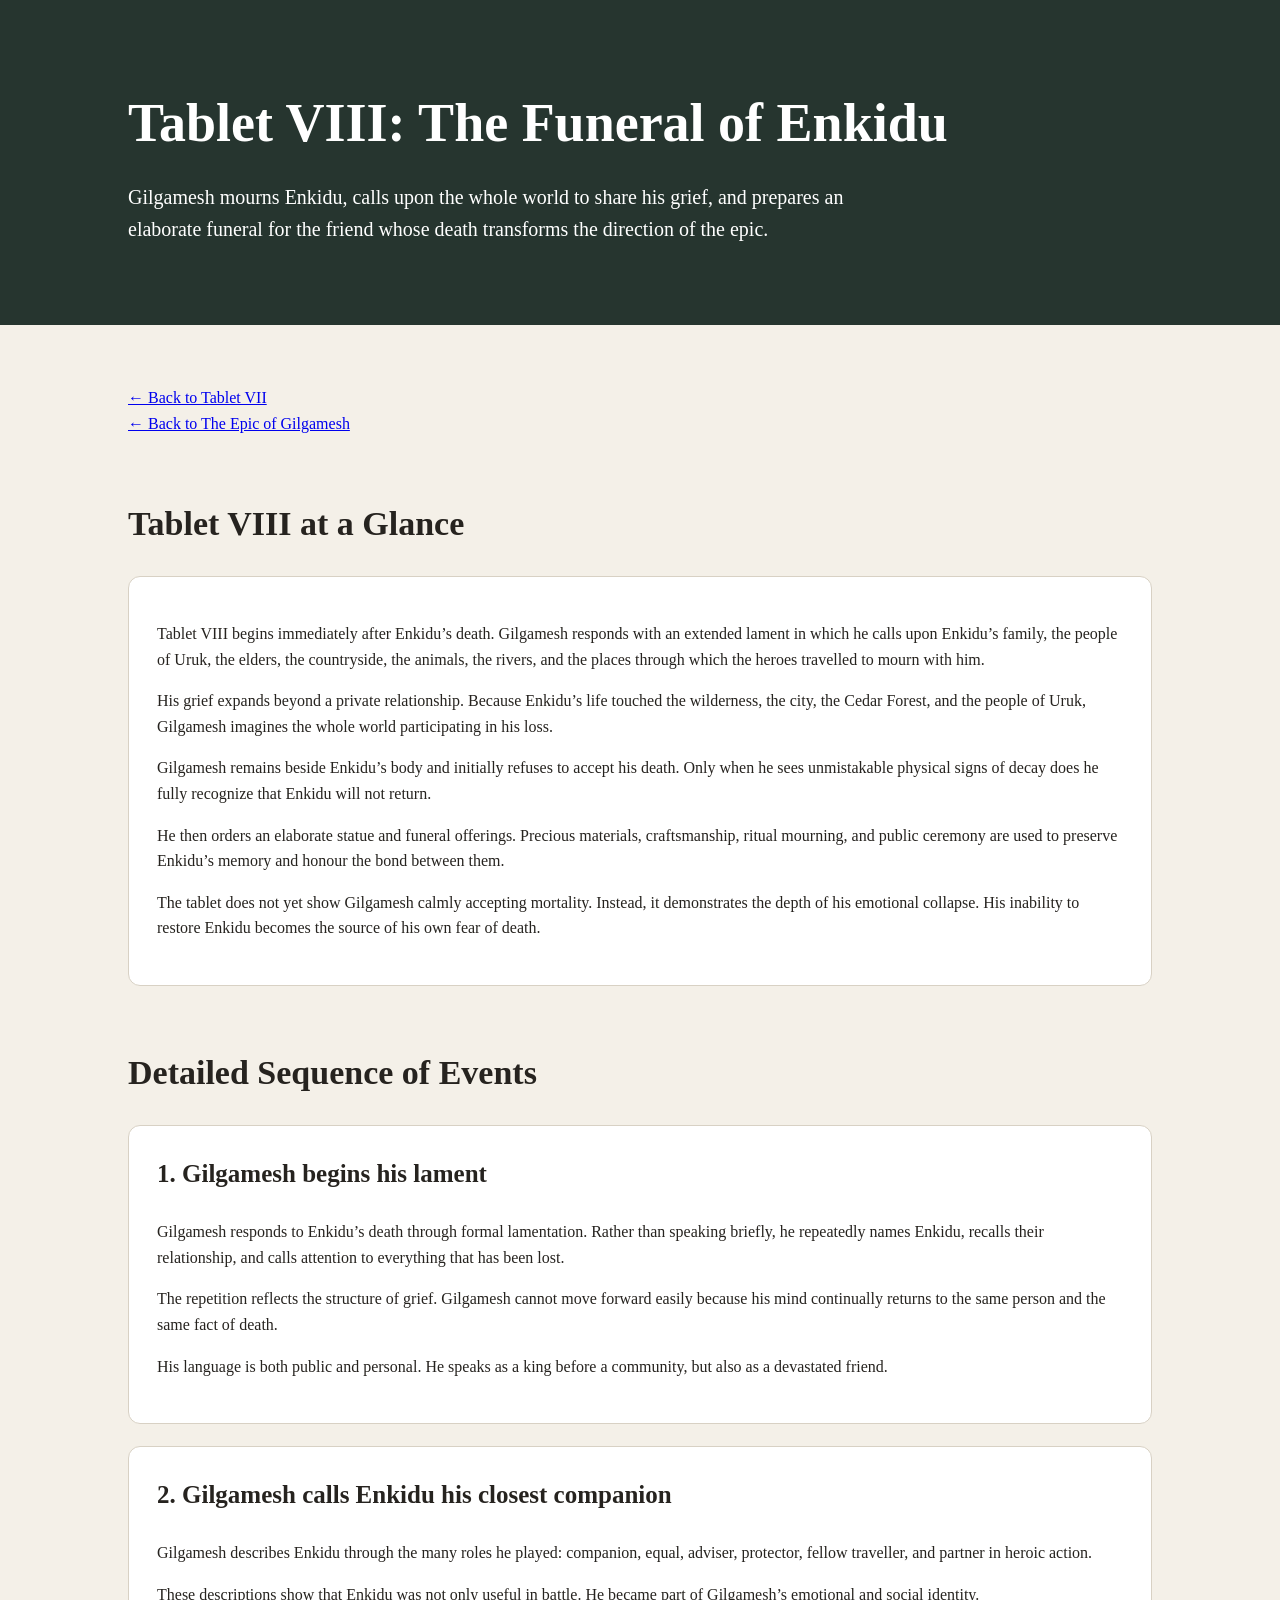
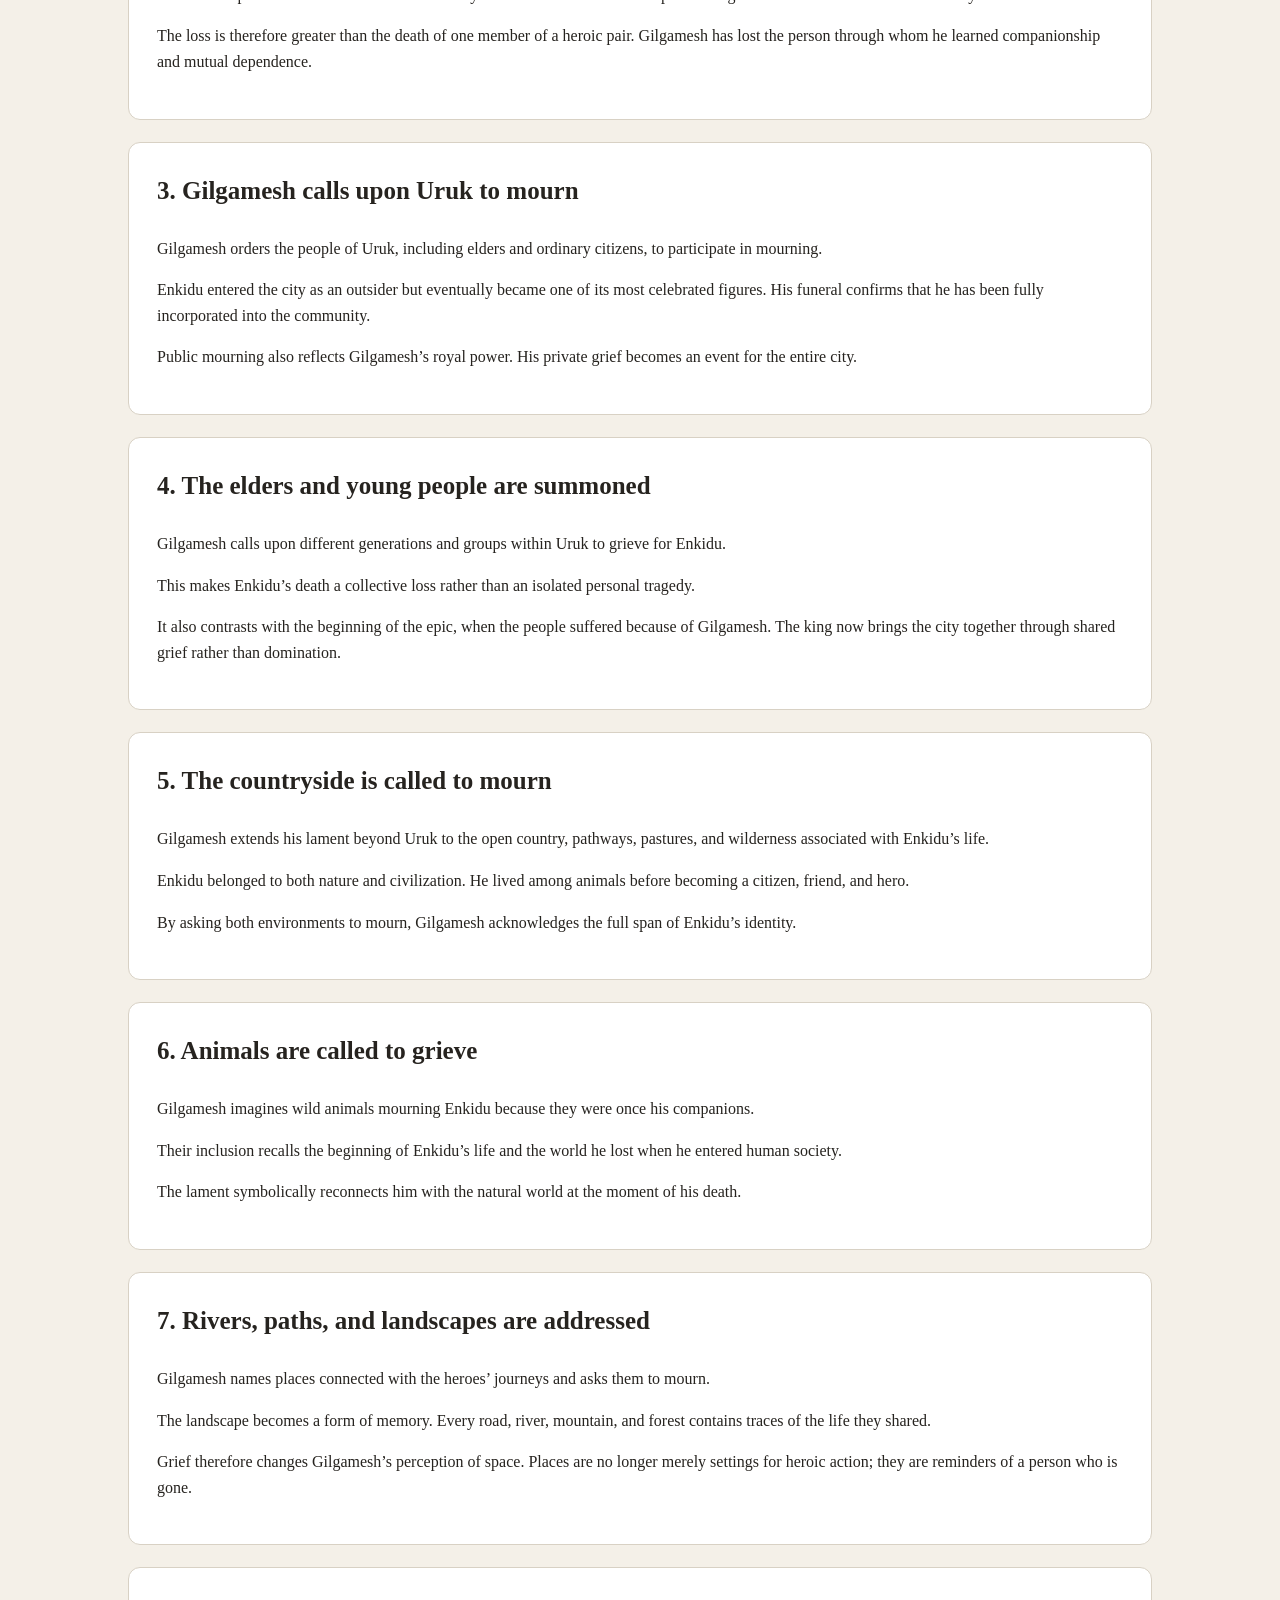
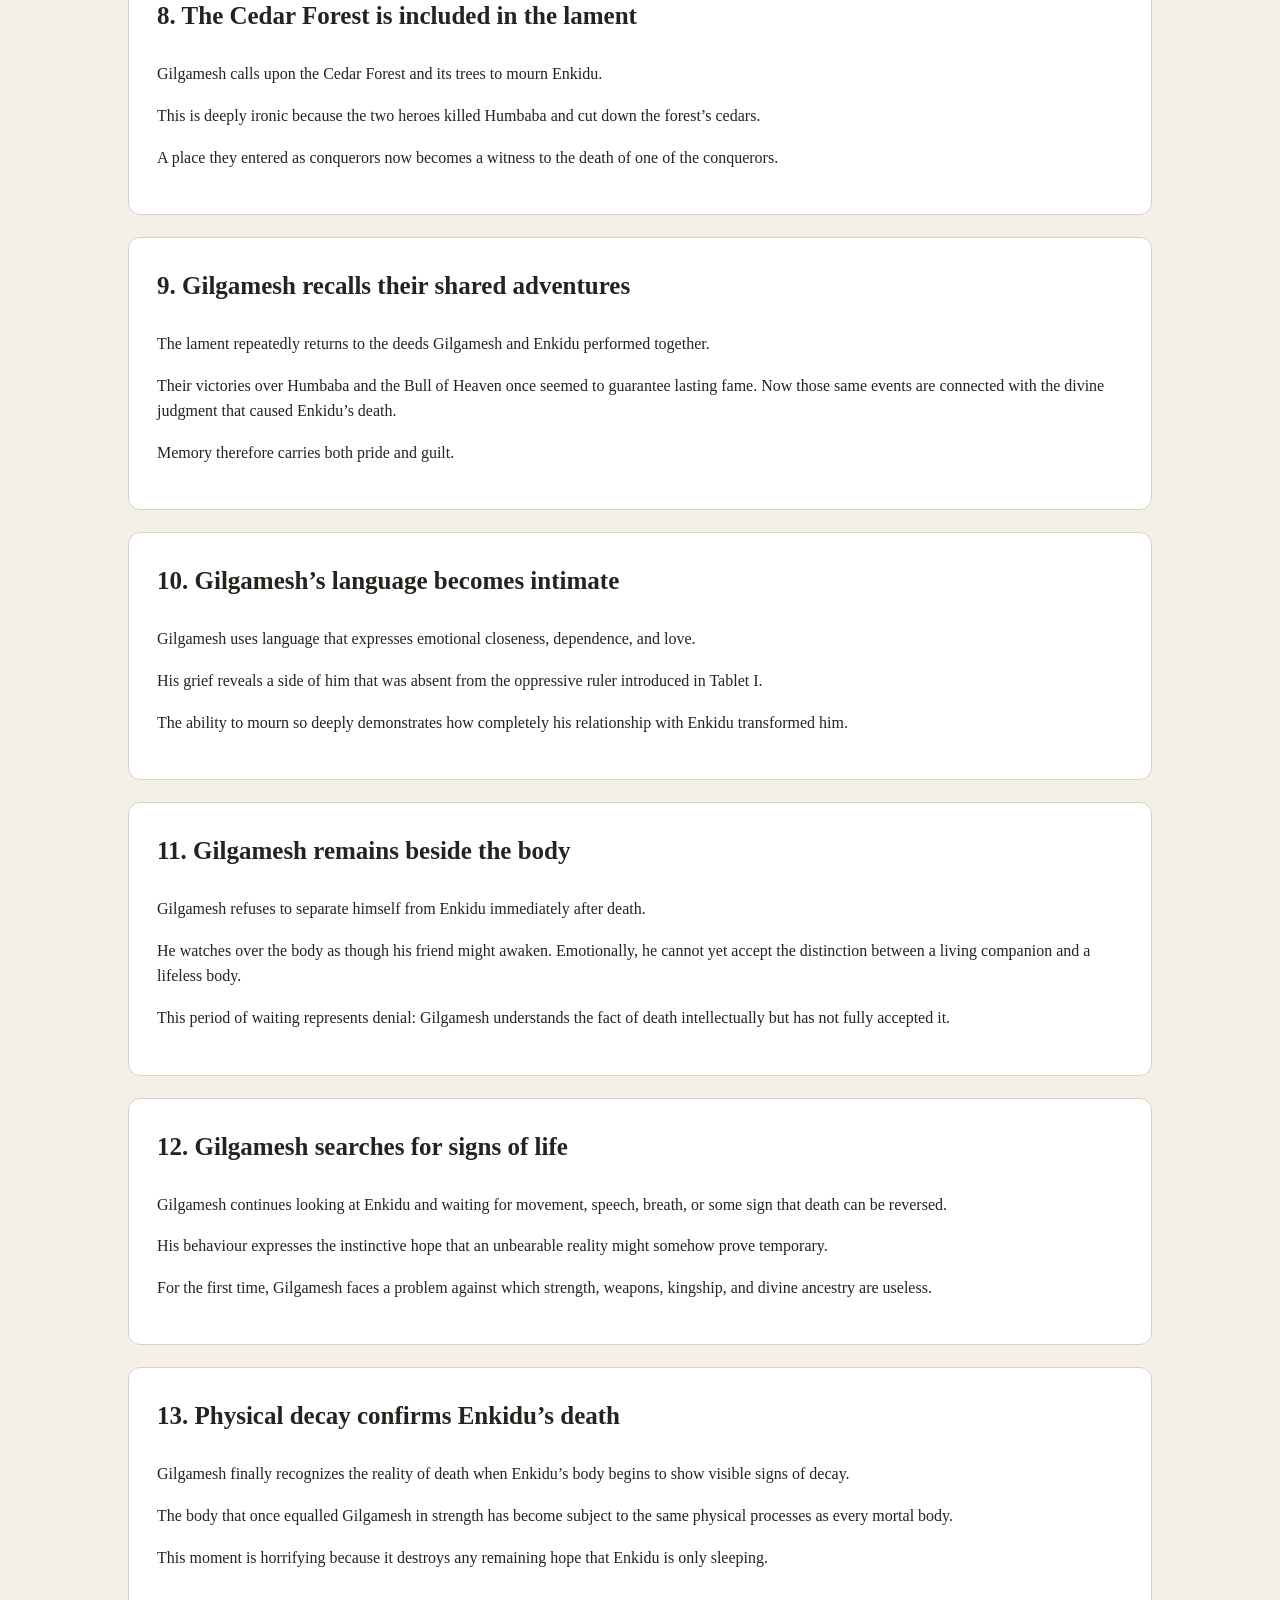
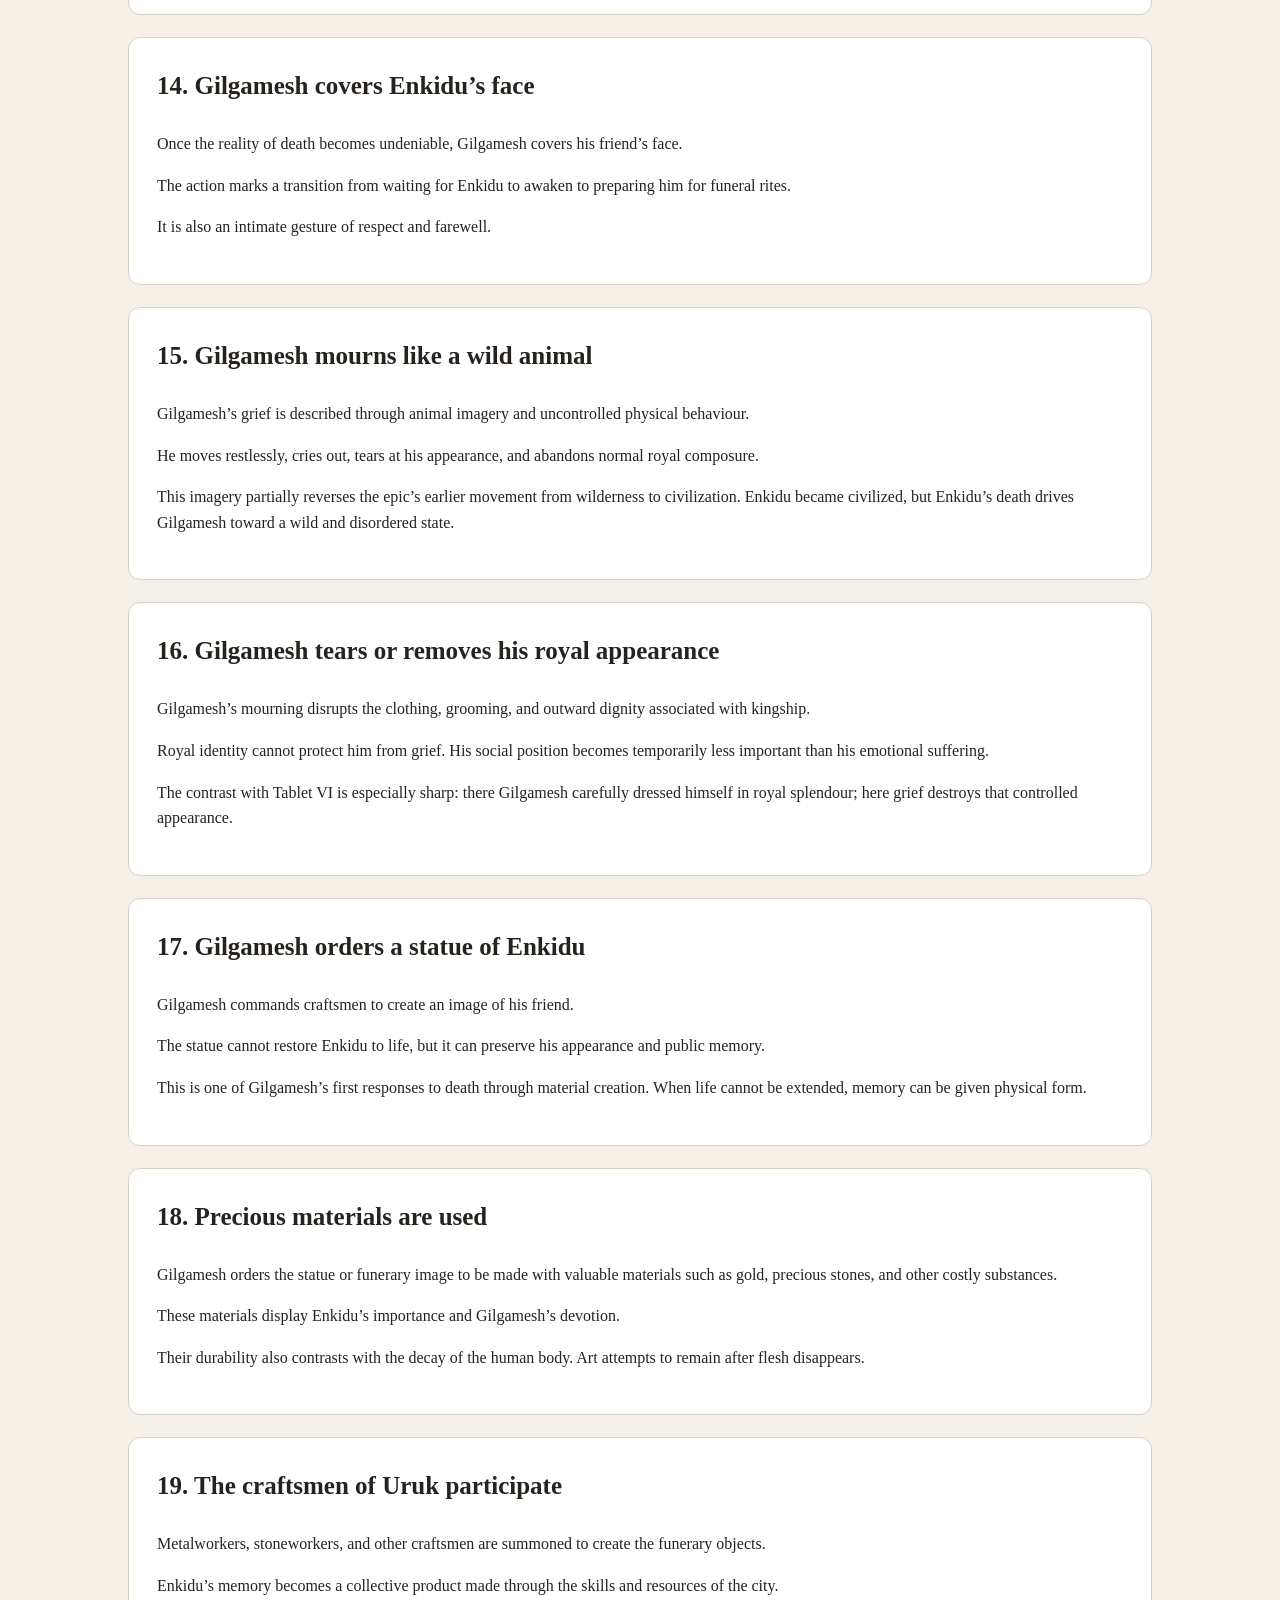
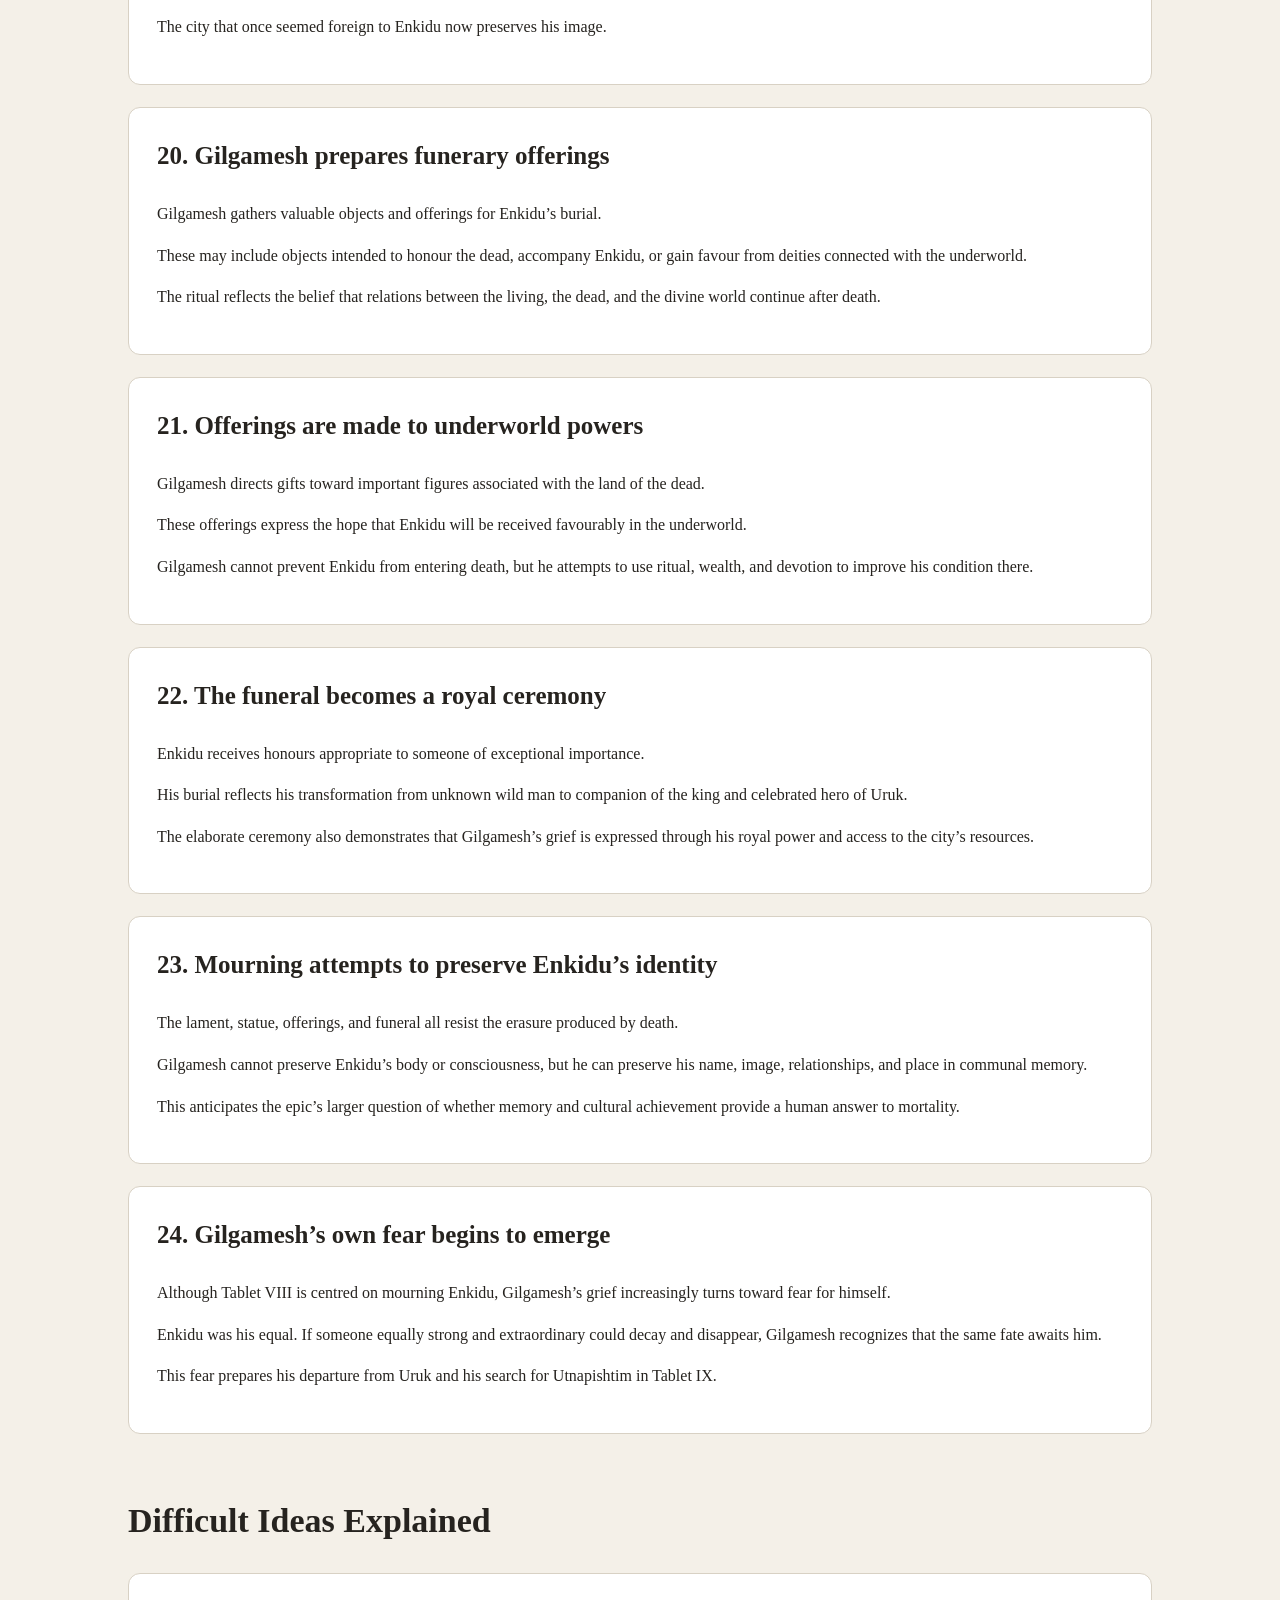
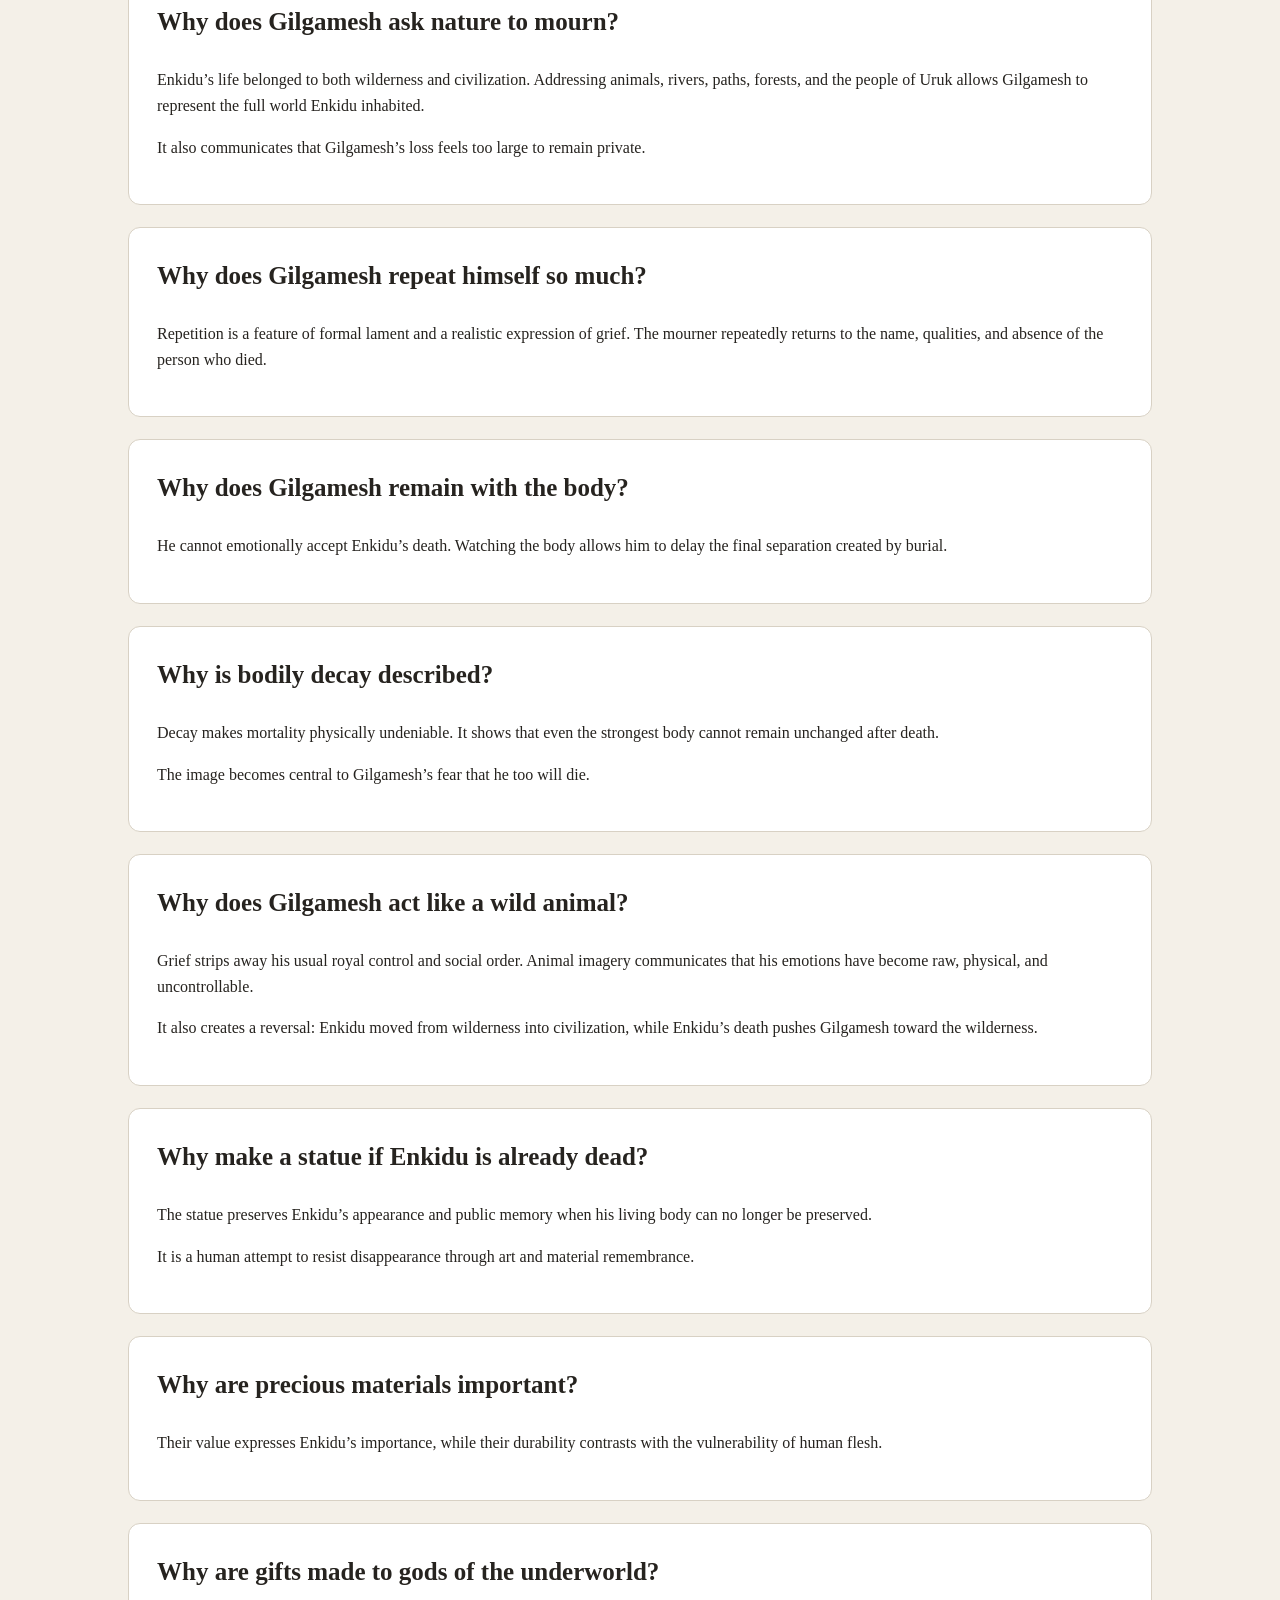
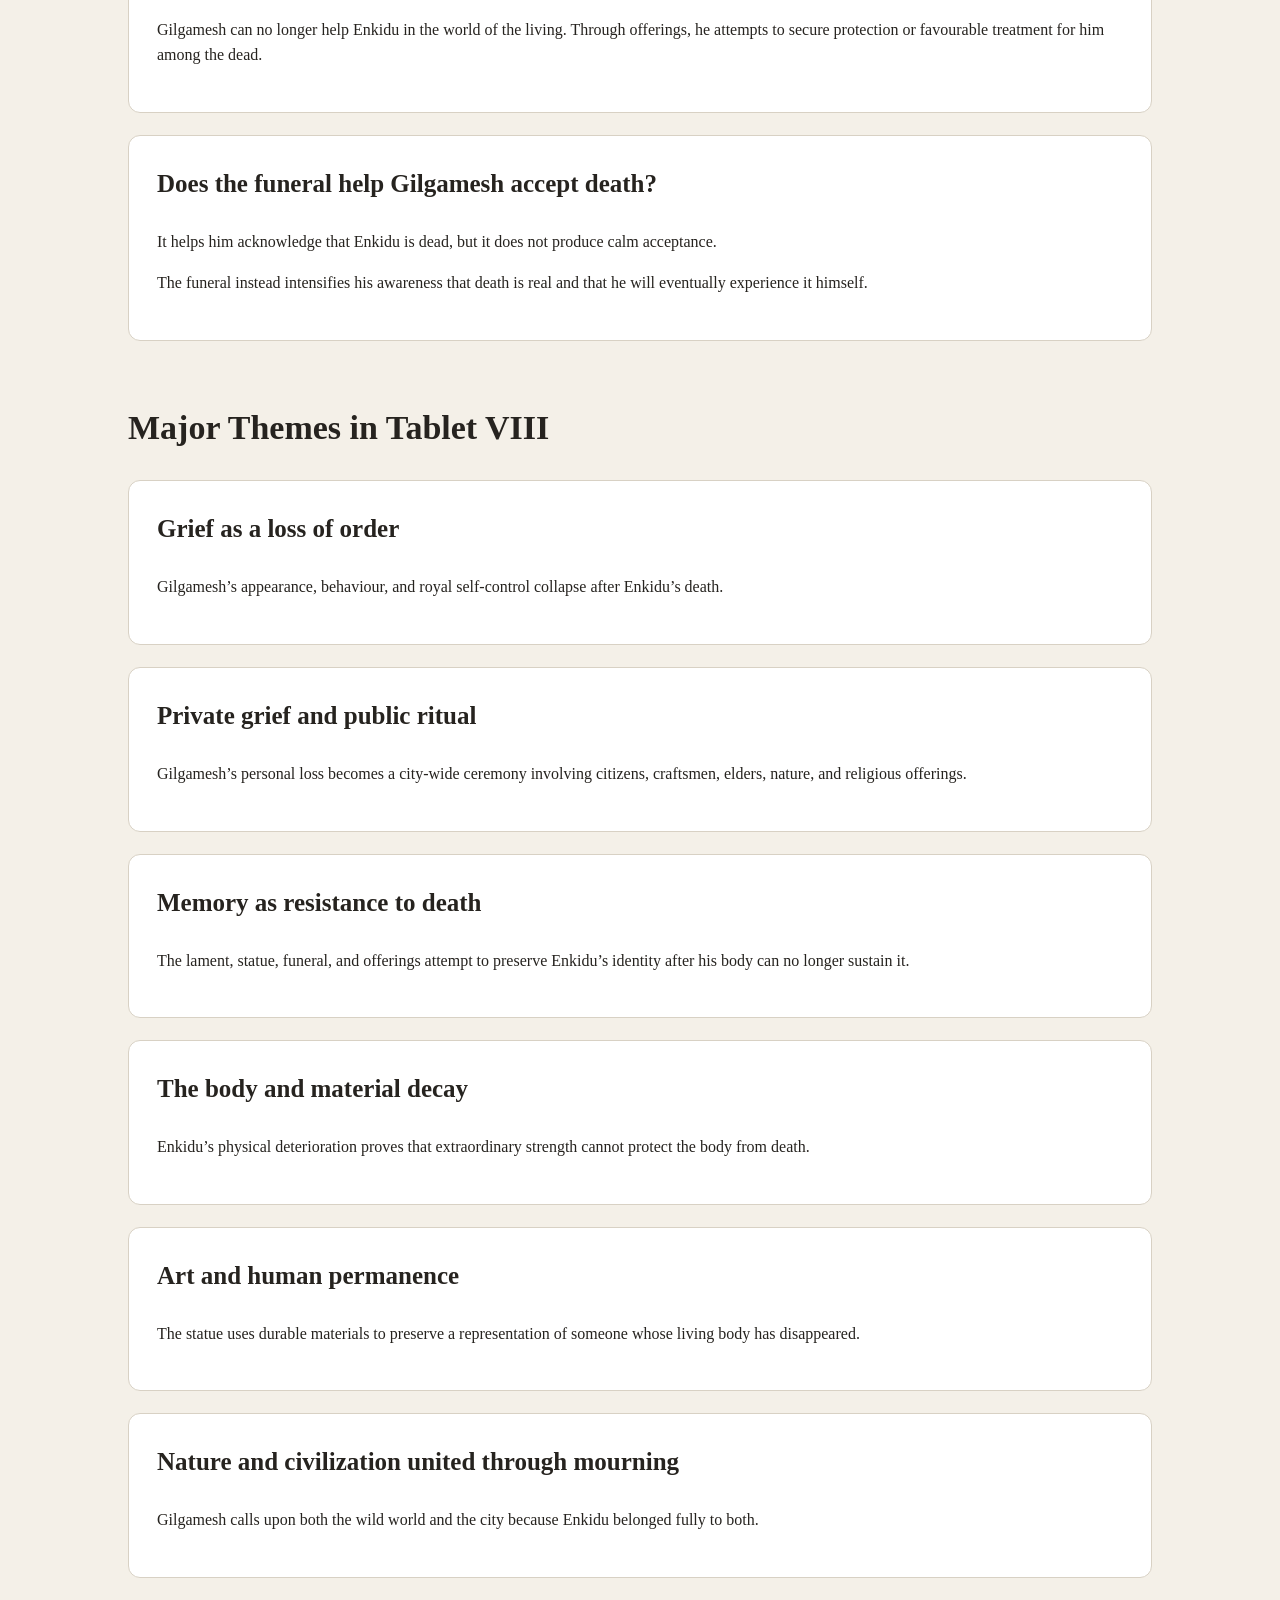
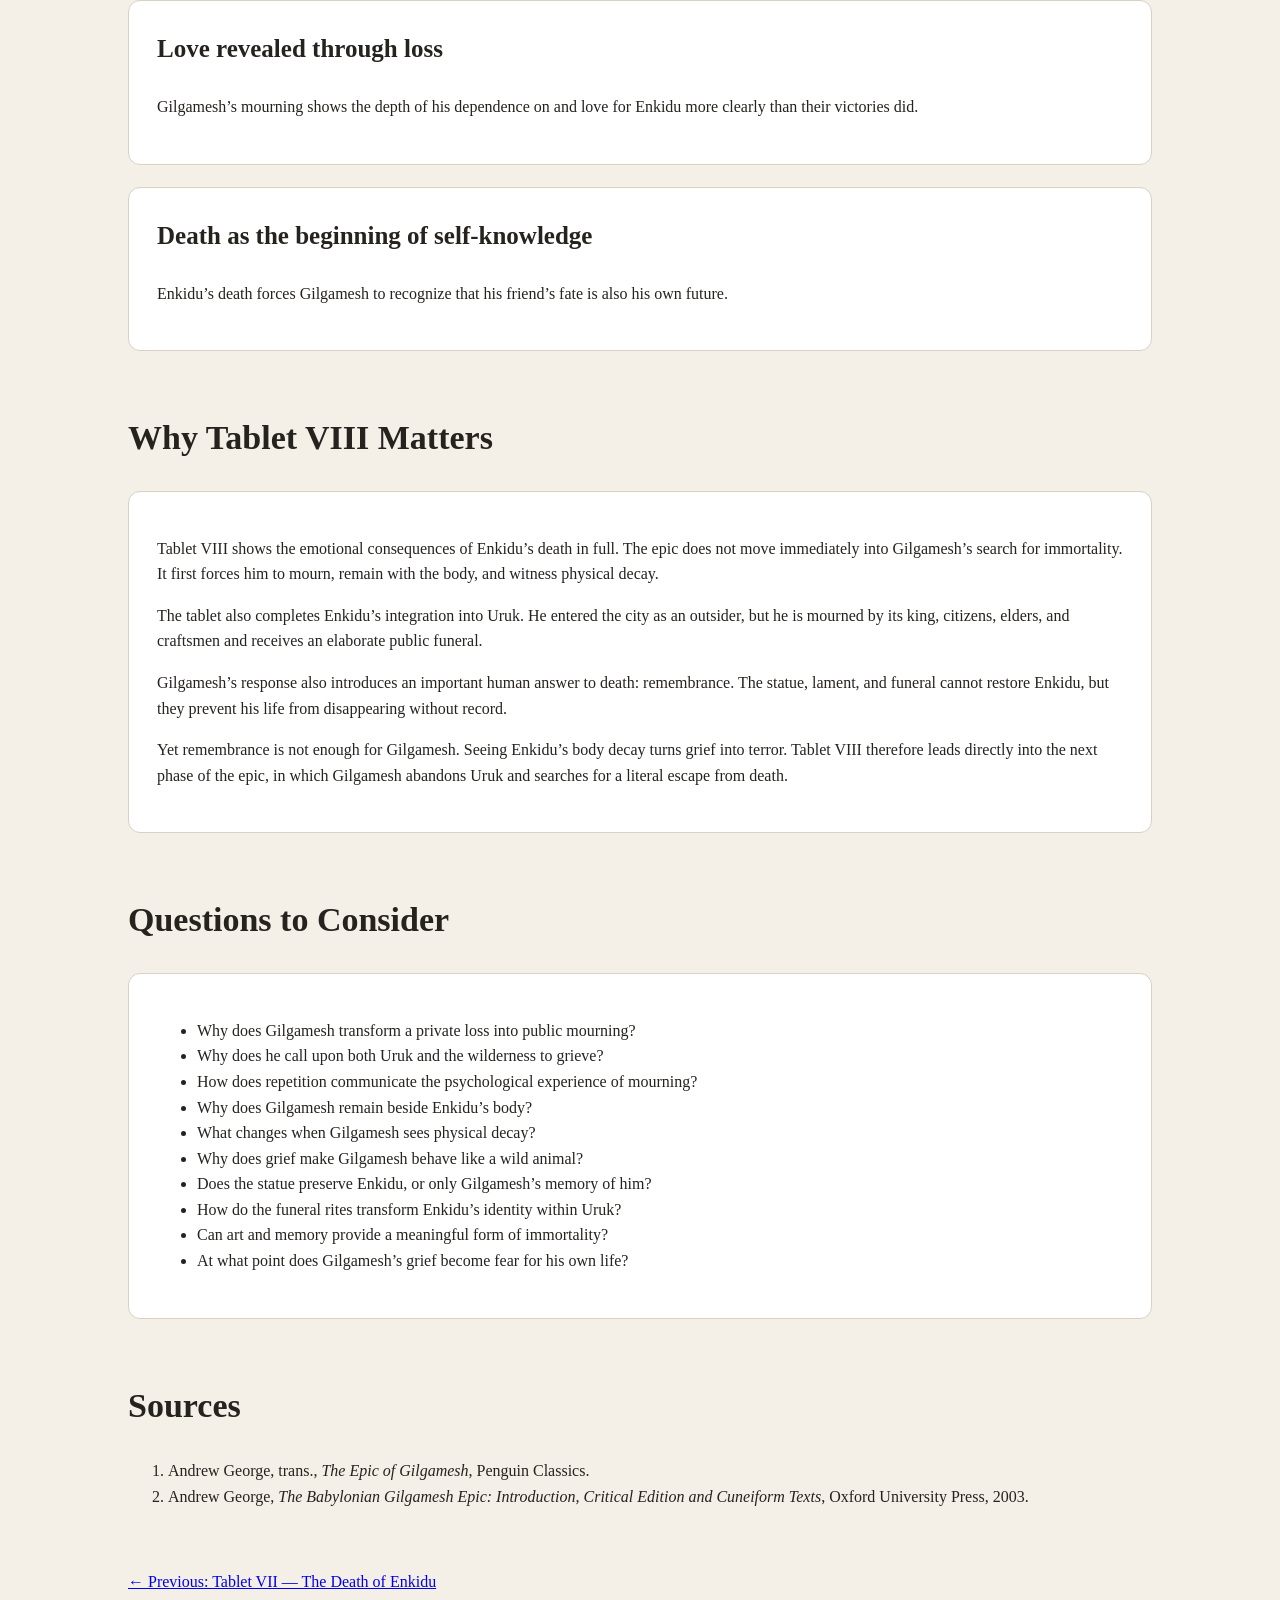
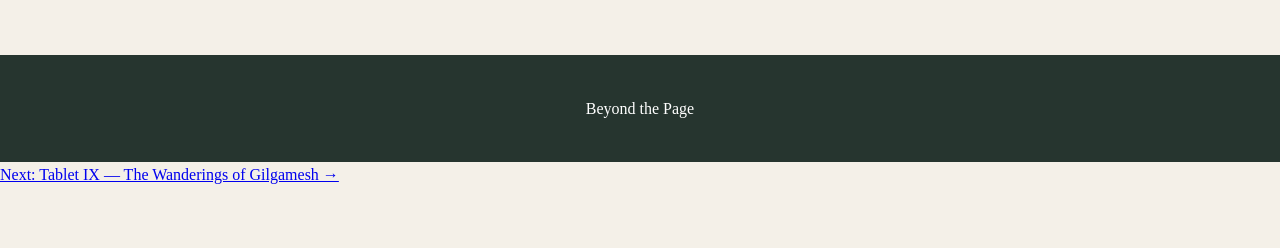
<file: gilgamesh-tablet-8.html>
<!DOCTYPE html>
<html lang="en">
<head>
  <meta charset="UTF-8">
  <meta name="viewport" content="width=device-width, initial-scale=1.0">

  <title>Tablet VIII: The Funeral of Enkidu | The Epic of Gilgamesh</title>
  <link rel="stylesheet" href="style.css">
</head>

<body>
  <header>
    <h1>Tablet VIII: The Funeral of Enkidu</h1>

    <p>
      Gilgamesh mourns Enkidu, calls upon the whole world to share his grief,
      and prepares an elaborate funeral for the friend whose death transforms
      the direction of the epic.
    </p>
  </header>

  <main>
    <section>
      <a href="gilgamesh-tablet-7.html">← Back to Tablet VII</a>
      <br>
      <a href="gilgamesh.html">← Back to The Epic of Gilgamesh</a>
    </section>

    <section>
      <h2>Tablet VIII at a Glance</h2>

      <article>
        <p>
          Tablet VIII begins immediately after Enkidu’s death. Gilgamesh
          responds with an extended lament in which he calls upon Enkidu’s
          family, the people of Uruk, the elders, the countryside, the animals,
          the rivers, and the places through which the heroes travelled to
          mourn with him.
        </p>

        <p>
          His grief expands beyond a private relationship. Because Enkidu’s
          life touched the wilderness, the city, the Cedar Forest, and the
          people of Uruk, Gilgamesh imagines the whole world participating in
          his loss.
        </p>

        <p>
          Gilgamesh remains beside Enkidu’s body and initially refuses to
          accept his death. Only when he sees unmistakable physical signs of
          decay does he fully recognize that Enkidu will not return.
        </p>

        <p>
          He then orders an elaborate statue and funeral offerings. Precious
          materials, craftsmanship, ritual mourning, and public ceremony are
          used to preserve Enkidu’s memory and honour the bond between them.
        </p>

        <p>
          The tablet does not yet show Gilgamesh calmly accepting mortality.
          Instead, it demonstrates the depth of his emotional collapse. His
          inability to restore Enkidu becomes the source of his own fear of
          death.
        </p>
      </article>
    </section>

    <section>
      <h2>Detailed Sequence of Events</h2>

      <article>
        <h3>1. Gilgamesh begins his lament</h3>

        <p>
          Gilgamesh responds to Enkidu’s death through formal lamentation.
          Rather than speaking briefly, he repeatedly names Enkidu, recalls
          their relationship, and calls attention to everything that has been
          lost.
        </p>

        <p>
          The repetition reflects the structure of grief. Gilgamesh cannot
          move forward easily because his mind continually returns to the same
          person and the same fact of death.
        </p>

        <p>
          His language is both public and personal. He speaks as a king before
          a community, but also as a devastated friend.
        </p>
      </article>

      <article>
        <h3>2. Gilgamesh calls Enkidu his closest companion</h3>

        <p>
          Gilgamesh describes Enkidu through the many roles he played:
          companion, equal, adviser, protector, fellow traveller, and partner
          in heroic action.
        </p>

        <p>
          These descriptions show that Enkidu was not only useful in battle.
          He became part of Gilgamesh’s emotional and social identity.
        </p>

        <p>
          The loss is therefore greater than the death of one member of a
          heroic pair. Gilgamesh has lost the person through whom he learned
          companionship and mutual dependence.
        </p>
      </article>

      <article>
        <h3>3. Gilgamesh calls upon Uruk to mourn</h3>

        <p>
          Gilgamesh orders the people of Uruk, including elders and ordinary
          citizens, to participate in mourning.
        </p>

        <p>
          Enkidu entered the city as an outsider but eventually became one of
          its most celebrated figures. His funeral confirms that he has been
          fully incorporated into the community.
        </p>

        <p>
          Public mourning also reflects Gilgamesh’s royal power. His private
          grief becomes an event for the entire city.
        </p>
      </article>

      <article>
        <h3>4. The elders and young people are summoned</h3>

        <p>
          Gilgamesh calls upon different generations and groups within Uruk to
          grieve for Enkidu.
        </p>

        <p>
          This makes Enkidu’s death a collective loss rather than an isolated
          personal tragedy.
        </p>

        <p>
          It also contrasts with the beginning of the epic, when the people
          suffered because of Gilgamesh. The king now brings the city together
          through shared grief rather than domination.
        </p>
      </article>

      <article>
        <h3>5. The countryside is called to mourn</h3>

        <p>
          Gilgamesh extends his lament beyond Uruk to the open country,
          pathways, pastures, and wilderness associated with Enkidu’s life.
        </p>

        <p>
          Enkidu belonged to both nature and civilization. He lived among
          animals before becoming a citizen, friend, and hero.
        </p>

        <p>
          By asking both environments to mourn, Gilgamesh acknowledges the
          full span of Enkidu’s identity.
        </p>
      </article>

      <article>
        <h3>6. Animals are called to grieve</h3>

        <p>
          Gilgamesh imagines wild animals mourning Enkidu because they were
          once his companions.
        </p>

        <p>
          Their inclusion recalls the beginning of Enkidu’s life and the world
          he lost when he entered human society.
        </p>

        <p>
          The lament symbolically reconnects him with the natural world at the
          moment of his death.
        </p>
      </article>

      <article>
        <h3>7. Rivers, paths, and landscapes are addressed</h3>

        <p>
          Gilgamesh names places connected with the heroes’ journeys and asks
          them to mourn.
        </p>

        <p>
          The landscape becomes a form of memory. Every road, river, mountain,
          and forest contains traces of the life they shared.
        </p>

        <p>
          Grief therefore changes Gilgamesh’s perception of space. Places are
          no longer merely settings for heroic action; they are reminders of
          a person who is gone.
        </p>
      </article>

      <article>
        <h3>8. The Cedar Forest is included in the lament</h3>

        <p>
          Gilgamesh calls upon the Cedar Forest and its trees to mourn Enkidu.
        </p>

        <p>
          This is deeply ironic because the two heroes killed Humbaba and cut
          down the forest’s cedars.
        </p>

        <p>
          A place they entered as conquerors now becomes a witness to the death
          of one of the conquerors.
        </p>
      </article>

      <article>
        <h3>9. Gilgamesh recalls their shared adventures</h3>

        <p>
          The lament repeatedly returns to the deeds Gilgamesh and Enkidu
          performed together.
        </p>

        <p>
          Their victories over Humbaba and the Bull of Heaven once seemed to
          guarantee lasting fame. Now those same events are connected with the
          divine judgment that caused Enkidu’s death.
        </p>

        <p>
          Memory therefore carries both pride and guilt.
        </p>
      </article>

      <article>
        <h3>10. Gilgamesh’s language becomes intimate</h3>

        <p>
          Gilgamesh uses language that expresses emotional closeness,
          dependence, and love.
        </p>

        <p>
          His grief reveals a side of him that was absent from the oppressive
          ruler introduced in Tablet I.
        </p>

        <p>
          The ability to mourn so deeply demonstrates how completely his
          relationship with Enkidu transformed him.
        </p>
      </article>

      <article>
        <h3>11. Gilgamesh remains beside the body</h3>

        <p>
          Gilgamesh refuses to separate himself from Enkidu immediately after
          death.
        </p>

        <p>
          He watches over the body as though his friend might awaken.
          Emotionally, he cannot yet accept the distinction between a living
          companion and a lifeless body.
        </p>

        <p>
          This period of waiting represents denial: Gilgamesh understands the
          fact of death intellectually but has not fully accepted it.
        </p>
      </article>

      <article>
        <h3>12. Gilgamesh searches for signs of life</h3>

        <p>
          Gilgamesh continues looking at Enkidu and waiting for movement,
          speech, breath, or some sign that death can be reversed.
        </p>

        <p>
          His behaviour expresses the instinctive hope that an unbearable
          reality might somehow prove temporary.
        </p>

        <p>
          For the first time, Gilgamesh faces a problem against which strength,
          weapons, kingship, and divine ancestry are useless.
        </p>
      </article>

      <article>
        <h3>13. Physical decay confirms Enkidu’s death</h3>

        <p>
          Gilgamesh finally recognizes the reality of death when Enkidu’s body
          begins to show visible signs of decay.
        </p>

        <p>
          The body that once equalled Gilgamesh in strength has become subject
          to the same physical processes as every mortal body.
        </p>

        <p>
          This moment is horrifying because it destroys any remaining hope
          that Enkidu is only sleeping.
        </p>
      </article>

      <article>
        <h3>14. Gilgamesh covers Enkidu’s face</h3>

        <p>
          Once the reality of death becomes undeniable, Gilgamesh covers his
          friend’s face.
        </p>

        <p>
          The action marks a transition from waiting for Enkidu to awaken to
          preparing him for funeral rites.
        </p>

        <p>
          It is also an intimate gesture of respect and farewell.
        </p>
      </article>

      <article>
        <h3>15. Gilgamesh mourns like a wild animal</h3>

        <p>
          Gilgamesh’s grief is described through animal imagery and uncontrolled
          physical behaviour.
        </p>

        <p>
          He moves restlessly, cries out, tears at his appearance, and abandons
          normal royal composure.
        </p>

        <p>
          This imagery partially reverses the epic’s earlier movement from
          wilderness to civilization. Enkidu became civilized, but Enkidu’s
          death drives Gilgamesh toward a wild and disordered state.
        </p>
      </article>

      <article>
        <h3>16. Gilgamesh tears or removes his royal appearance</h3>

        <p>
          Gilgamesh’s mourning disrupts the clothing, grooming, and outward
          dignity associated with kingship.
        </p>

        <p>
          Royal identity cannot protect him from grief. His social position
          becomes temporarily less important than his emotional suffering.
        </p>

        <p>
          The contrast with Tablet VI is especially sharp: there Gilgamesh
          carefully dressed himself in royal splendour; here grief destroys
          that controlled appearance.
        </p>
      </article>

      <article>
        <h3>17. Gilgamesh orders a statue of Enkidu</h3>

        <p>
          Gilgamesh commands craftsmen to create an image of his friend.
        </p>

        <p>
          The statue cannot restore Enkidu to life, but it can preserve his
          appearance and public memory.
        </p>

        <p>
          This is one of Gilgamesh’s first responses to death through material
          creation. When life cannot be extended, memory can be given physical
          form.
        </p>
      </article>

      <article>
        <h3>18. Precious materials are used</h3>

        <p>
          Gilgamesh orders the statue or funerary image to be made with
          valuable materials such as gold, precious stones, and other costly
          substances.
        </p>

        <p>
          These materials display Enkidu’s importance and Gilgamesh’s devotion.
        </p>

        <p>
          Their durability also contrasts with the decay of the human body.
          Art attempts to remain after flesh disappears.
        </p>
      </article>

      <article>
        <h3>19. The craftsmen of Uruk participate</h3>

        <p>
          Metalworkers, stoneworkers, and other craftsmen are summoned to
          create the funerary objects.
        </p>

        <p>
          Enkidu’s memory becomes a collective product made through the skills
          and resources of the city.
        </p>

        <p>
          The city that once seemed foreign to Enkidu now preserves his image.
        </p>
      </article>

      <article>
        <h3>20. Gilgamesh prepares funerary offerings</h3>

        <p>
          Gilgamesh gathers valuable objects and offerings for Enkidu’s burial.
        </p>

        <p>
          These may include objects intended to honour the dead, accompany
          Enkidu, or gain favour from deities connected with the underworld.
        </p>

        <p>
          The ritual reflects the belief that relations between the living,
          the dead, and the divine world continue after death.
        </p>
      </article>

      <article>
        <h3>21. Offerings are made to underworld powers</h3>

        <p>
          Gilgamesh directs gifts toward important figures associated with the
          land of the dead.
        </p>

        <p>
          These offerings express the hope that Enkidu will be received
          favourably in the underworld.
        </p>

        <p>
          Gilgamesh cannot prevent Enkidu from entering death, but he attempts
          to use ritual, wealth, and devotion to improve his condition there.
        </p>
      </article>

      <article>
        <h3>22. The funeral becomes a royal ceremony</h3>

        <p>
          Enkidu receives honours appropriate to someone of exceptional
          importance.
        </p>

        <p>
          His burial reflects his transformation from unknown wild man to
          companion of the king and celebrated hero of Uruk.
        </p>

        <p>
          The elaborate ceremony also demonstrates that Gilgamesh’s grief is
          expressed through his royal power and access to the city’s resources.
        </p>
      </article>

      <article>
        <h3>23. Mourning attempts to preserve Enkidu’s identity</h3>

        <p>
          The lament, statue, offerings, and funeral all resist the erasure
          produced by death.
        </p>

        <p>
          Gilgamesh cannot preserve Enkidu’s body or consciousness, but he can
          preserve his name, image, relationships, and place in communal
          memory.
        </p>

        <p>
          This anticipates the epic’s larger question of whether memory and
          cultural achievement provide a human answer to mortality.
        </p>
      </article>

      <article>
        <h3>24. Gilgamesh’s own fear begins to emerge</h3>

        <p>
          Although Tablet VIII is centred on mourning Enkidu, Gilgamesh’s grief
          increasingly turns toward fear for himself.
        </p>

        <p>
          Enkidu was his equal. If someone equally strong and extraordinary
          could decay and disappear, Gilgamesh recognizes that the same fate
          awaits him.
        </p>

        <p>
          This fear prepares his departure from Uruk and his search for
          Utnapishtim in Tablet IX.
        </p>
      </article>
    </section>

    <section>
      <h2>Difficult Ideas Explained</h2>

      <article>
        <h3>Why does Gilgamesh ask nature to mourn?</h3>

        <p>
          Enkidu’s life belonged to both wilderness and civilization.
          Addressing animals, rivers, paths, forests, and the people of Uruk
          allows Gilgamesh to represent the full world Enkidu inhabited.
        </p>

        <p>
          It also communicates that Gilgamesh’s loss feels too large to remain
          private.
        </p>
      </article>

      <article>
        <h3>Why does Gilgamesh repeat himself so much?</h3>

        <p>
          Repetition is a feature of formal lament and a realistic expression
          of grief. The mourner repeatedly returns to the name, qualities, and
          absence of the person who died.
        </p>
      </article>

      <article>
        <h3>Why does Gilgamesh remain with the body?</h3>

        <p>
          He cannot emotionally accept Enkidu’s death. Watching the body allows
          him to delay the final separation created by burial.
        </p>
      </article>

      <article>
        <h3>Why is bodily decay described?</h3>

        <p>
          Decay makes mortality physically undeniable. It shows that even the
          strongest body cannot remain unchanged after death.
        </p>

        <p>
          The image becomes central to Gilgamesh’s fear that he too will die.
        </p>
      </article>

      <article>
        <h3>Why does Gilgamesh act like a wild animal?</h3>

        <p>
          Grief strips away his usual royal control and social order.
          Animal imagery communicates that his emotions have become raw,
          physical, and uncontrollable.
        </p>

        <p>
          It also creates a reversal: Enkidu moved from wilderness into
          civilization, while Enkidu’s death pushes Gilgamesh toward the
          wilderness.
        </p>
      </article>

      <article>
        <h3>Why make a statue if Enkidu is already dead?</h3>

        <p>
          The statue preserves Enkidu’s appearance and public memory when his
          living body can no longer be preserved.
        </p>

        <p>
          It is a human attempt to resist disappearance through art and
          material remembrance.
        </p>
      </article>

      <article>
        <h3>Why are precious materials important?</h3>

        <p>
          Their value expresses Enkidu’s importance, while their durability
          contrasts with the vulnerability of human flesh.
        </p>
      </article>

      <article>
        <h3>Why are gifts made to gods of the underworld?</h3>

        <p>
          Gilgamesh can no longer help Enkidu in the world of the living.
          Through offerings, he attempts to secure protection or favourable
          treatment for him among the dead.
        </p>
      </article>

      <article>
        <h3>Does the funeral help Gilgamesh accept death?</h3>

        <p>
          It helps him acknowledge that Enkidu is dead, but it does not produce
          calm acceptance.
        </p>

        <p>
          The funeral instead intensifies his awareness that death is real and
          that he will eventually experience it himself.
        </p>
      </article>
    </section>

    <section>
      <h2>Major Themes in Tablet VIII</h2>

      <article>
        <h3>Grief as a loss of order</h3>

        <p>
          Gilgamesh’s appearance, behaviour, and royal self-control collapse
          after Enkidu’s death.
        </p>
      </article>

      <article>
        <h3>Private grief and public ritual</h3>

        <p>
          Gilgamesh’s personal loss becomes a city-wide ceremony involving
          citizens, craftsmen, elders, nature, and religious offerings.
        </p>
      </article>

      <article>
        <h3>Memory as resistance to death</h3>

        <p>
          The lament, statue, funeral, and offerings attempt to preserve
          Enkidu’s identity after his body can no longer sustain it.
        </p>
      </article>

      <article>
        <h3>The body and material decay</h3>

        <p>
          Enkidu’s physical deterioration proves that extraordinary strength
          cannot protect the body from death.
        </p>
      </article>

      <article>
        <h3>Art and human permanence</h3>

        <p>
          The statue uses durable materials to preserve a representation of
          someone whose living body has disappeared.
        </p>
      </article>

      <article>
        <h3>Nature and civilization united through mourning</h3>

        <p>
          Gilgamesh calls upon both the wild world and the city because Enkidu
          belonged fully to both.
        </p>
      </article>

      <article>
        <h3>Love revealed through loss</h3>

        <p>
          Gilgamesh’s mourning shows the depth of his dependence on and love
          for Enkidu more clearly than their victories did.
        </p>
      </article>

      <article>
        <h3>Death as the beginning of self-knowledge</h3>

        <p>
          Enkidu’s death forces Gilgamesh to recognize that his friend’s fate
          is also his own future.
        </p>
      </article>
    </section>

    <section>
      <h2>Why Tablet VIII Matters</h2>

      <article>
        <p>
          Tablet VIII shows the emotional consequences of Enkidu’s death in
          full. The epic does not move immediately into Gilgamesh’s search for
          immortality. It first forces him to mourn, remain with the body, and
          witness physical decay.
        </p>

        <p>
          The tablet also completes Enkidu’s integration into Uruk. He entered
          the city as an outsider, but he is mourned by its king, citizens,
          elders, and craftsmen and receives an elaborate public funeral.
        </p>

        <p>
          Gilgamesh’s response also introduces an important human answer to
          death: remembrance. The statue, lament, and funeral cannot restore
          Enkidu, but they prevent his life from disappearing without record.
        </p>

        <p>
          Yet remembrance is not enough for Gilgamesh. Seeing Enkidu’s body
          decay turns grief into terror. Tablet VIII therefore leads directly
          into the next phase of the epic, in which Gilgamesh abandons Uruk
          and searches for a literal escape from death.
        </p>
      </article>
    </section>

    <section>
      <h2>Questions to Consider</h2>

      <article>
        <ul>
          <li>
            Why does Gilgamesh transform a private loss into public mourning?
          </li>

          <li>
            Why does he call upon both Uruk and the wilderness to grieve?
          </li>

          <li>
            How does repetition communicate the psychological experience of
            mourning?
          </li>

          <li>
            Why does Gilgamesh remain beside Enkidu’s body?
          </li>

          <li>
            What changes when Gilgamesh sees physical decay?
          </li>

          <li>
            Why does grief make Gilgamesh behave like a wild animal?
          </li>

          <li>
            Does the statue preserve Enkidu, or only Gilgamesh’s memory of him?
          </li>

          <li>
            How do the funeral rites transform Enkidu’s identity within Uruk?
          </li>

          <li>
            Can art and memory provide a meaningful form of immortality?
          </li>

          <li>
            At what point does Gilgamesh’s grief become fear for his own life?
          </li>
        </ul>
      </article>
    </section>

    <section>
      <h2>Sources</h2>

      <ol>
        <li>
          Andrew George, trans.,
          <em>The Epic of Gilgamesh</em>,
          Penguin Classics.
        </li>

        <li>
          Andrew George,
          <em>The Babylonian Gilgamesh Epic: Introduction, Critical Edition
          and Cuneiform Texts</em>,
          Oxford University Press, 2003.
        </li>
      </ol>
    </section>

    <section>
      <a href="gilgamesh-tablet-7.html">
        ← Previous: Tablet VII — The Death of Enkidu
      </a>
    </section>
  </main>

  <footer>
    <p>Beyond the Page</p>
  </footer>
</body>
</html>
<section>
  <a href="gilgamesh-tablet-9.html">
    Next: Tablet IX — The Wanderings of Gilgamesh →
  </a>
</section>
</file>
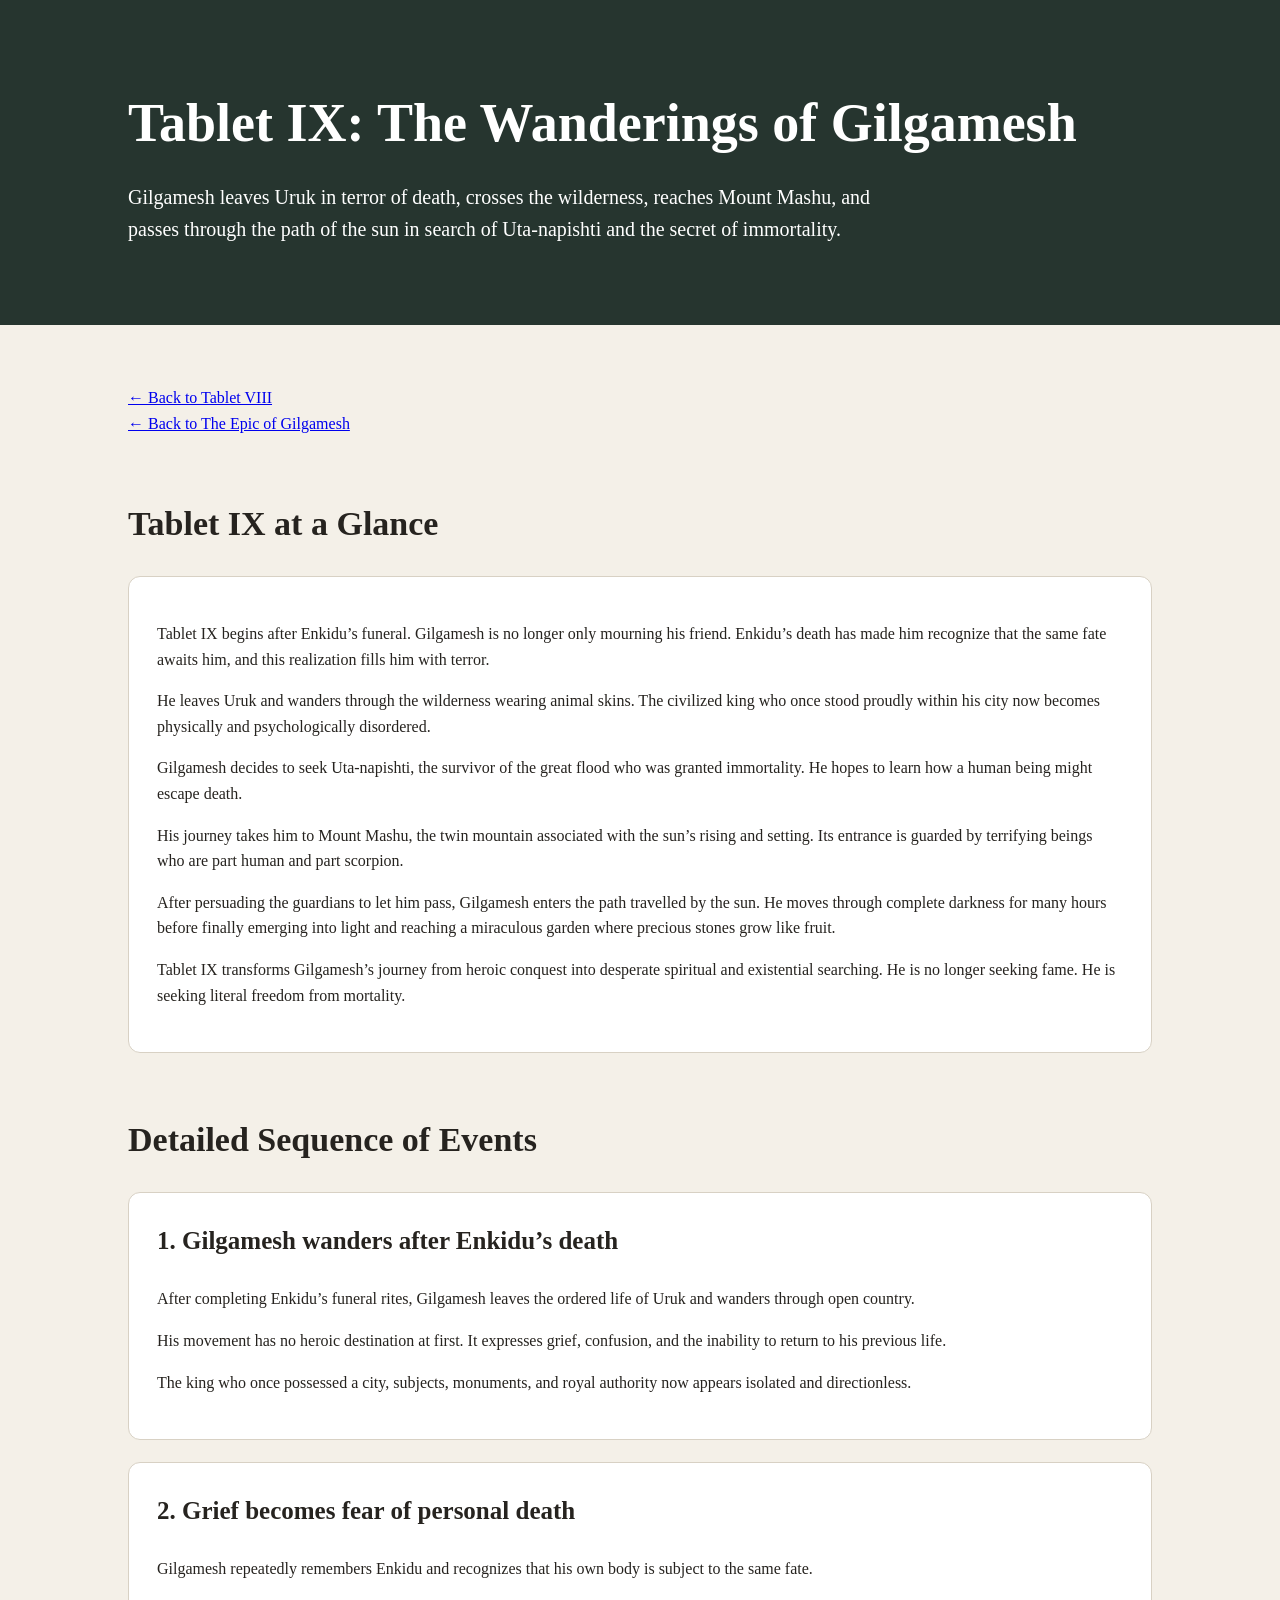
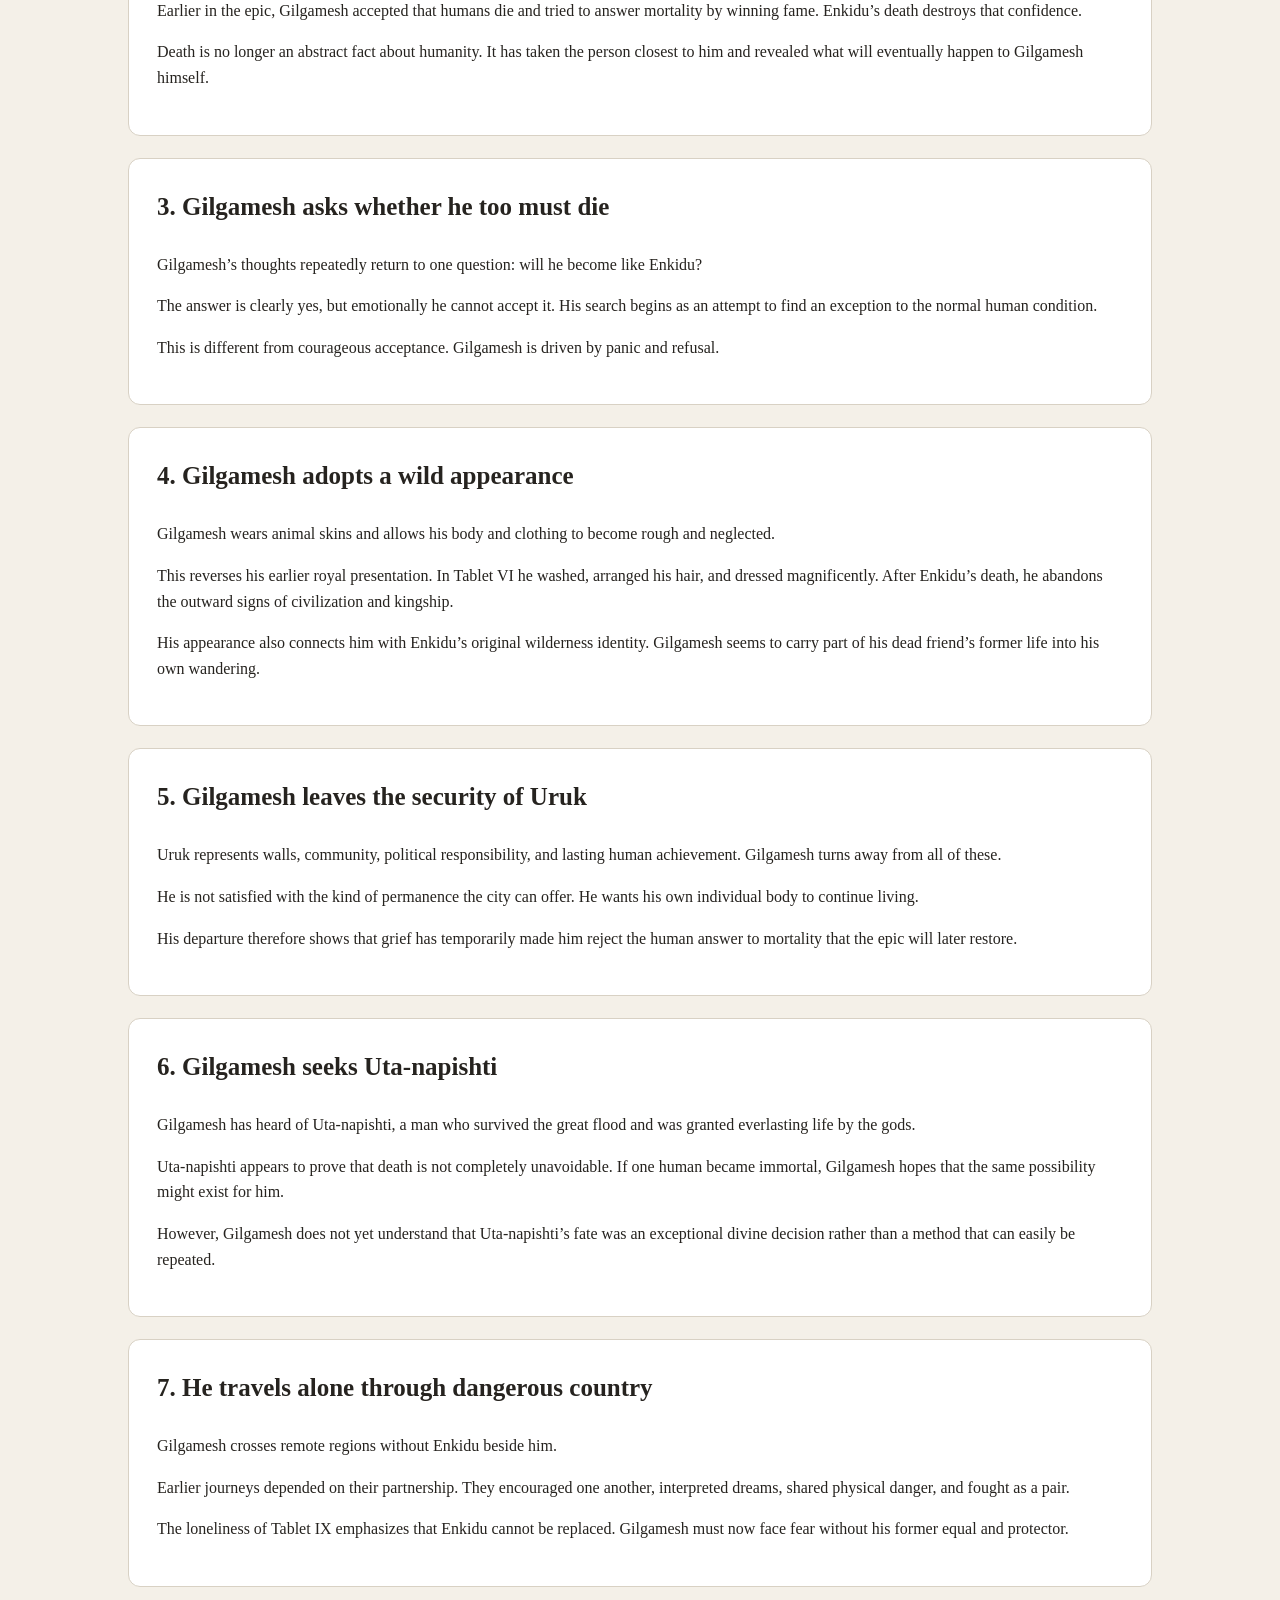
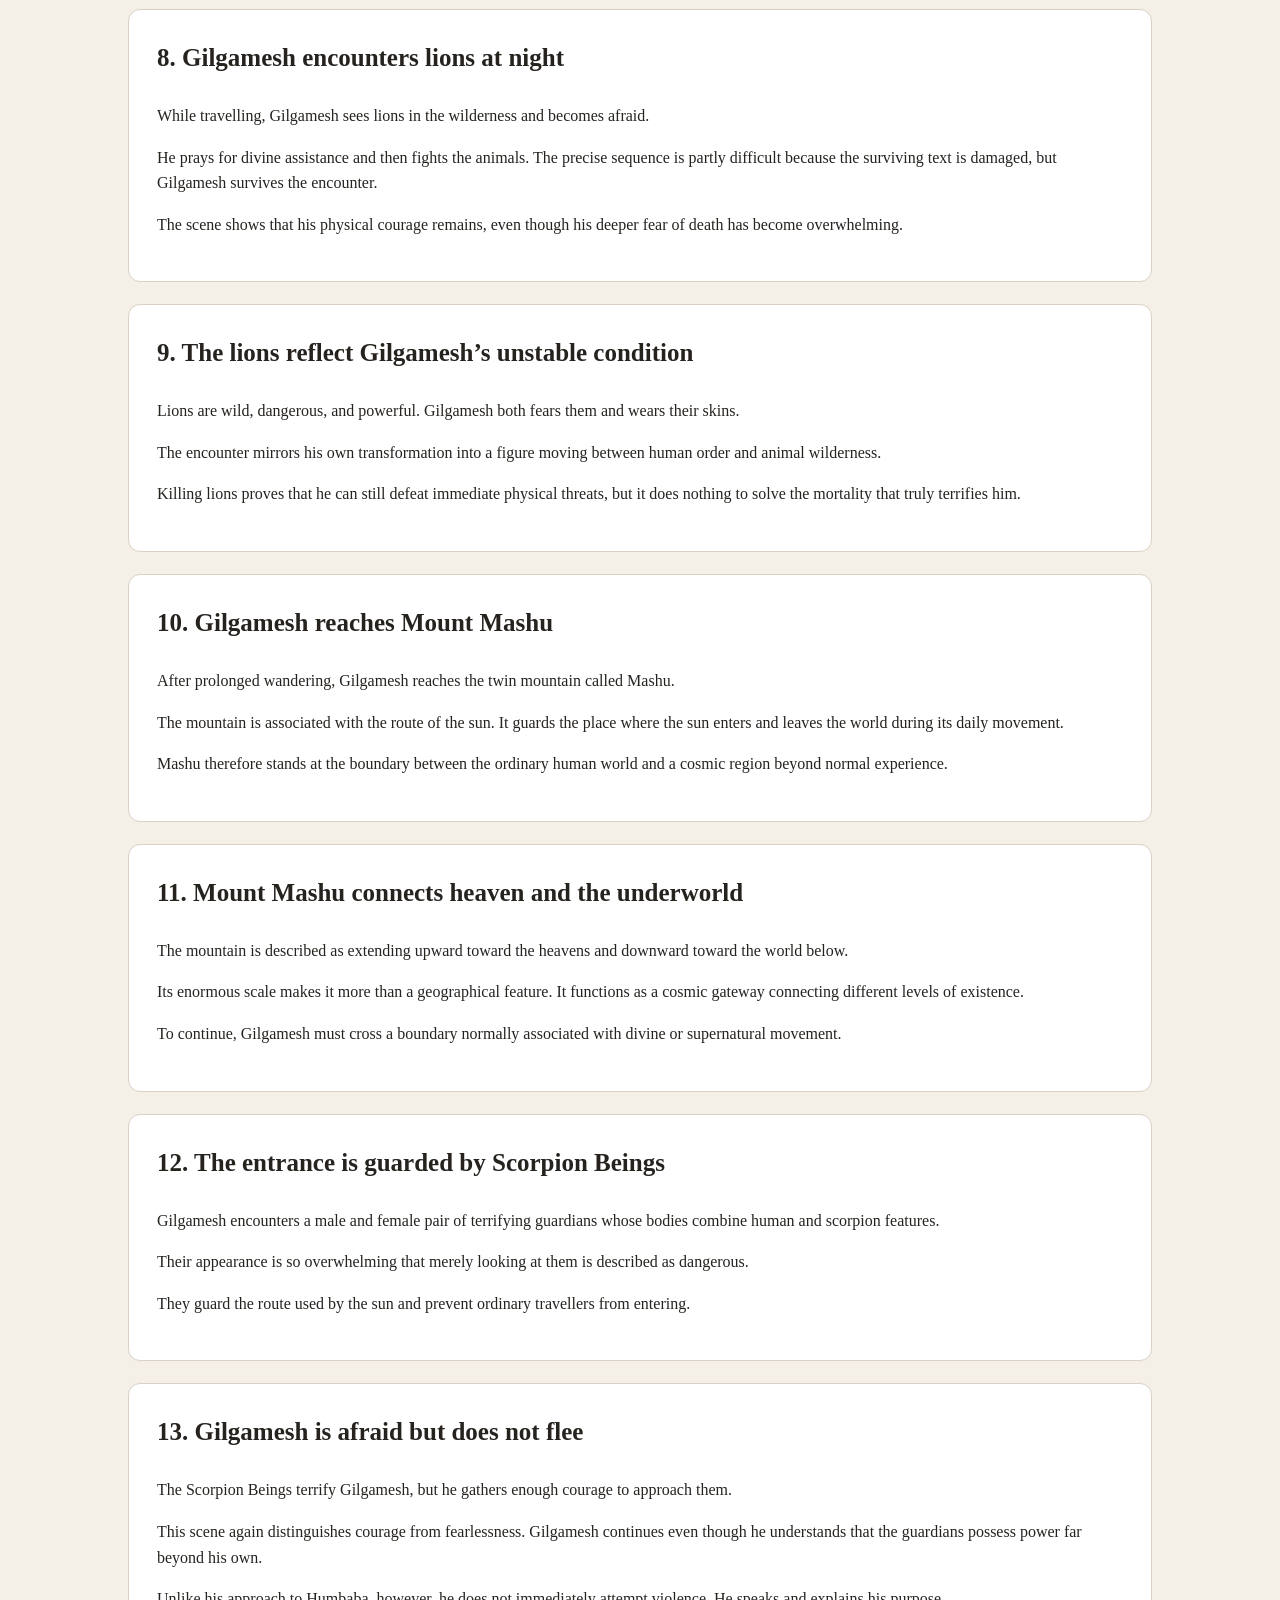
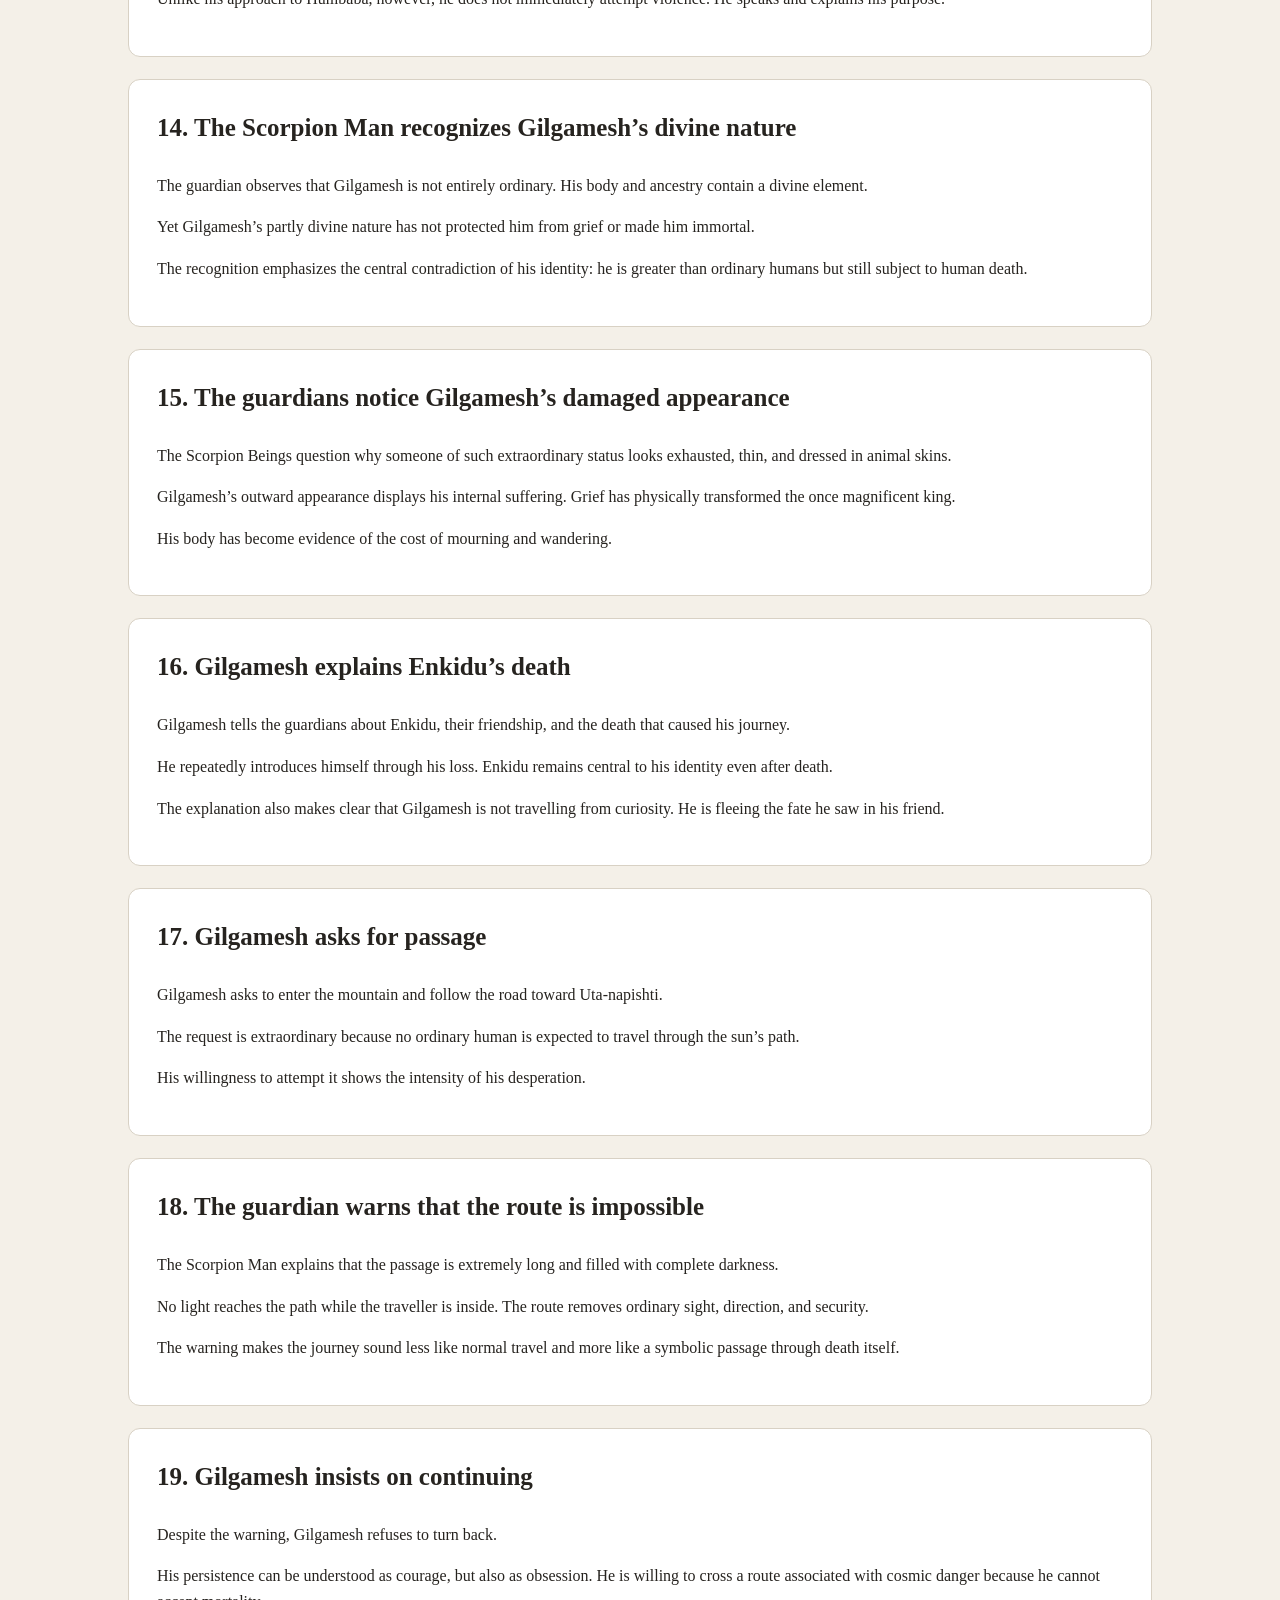
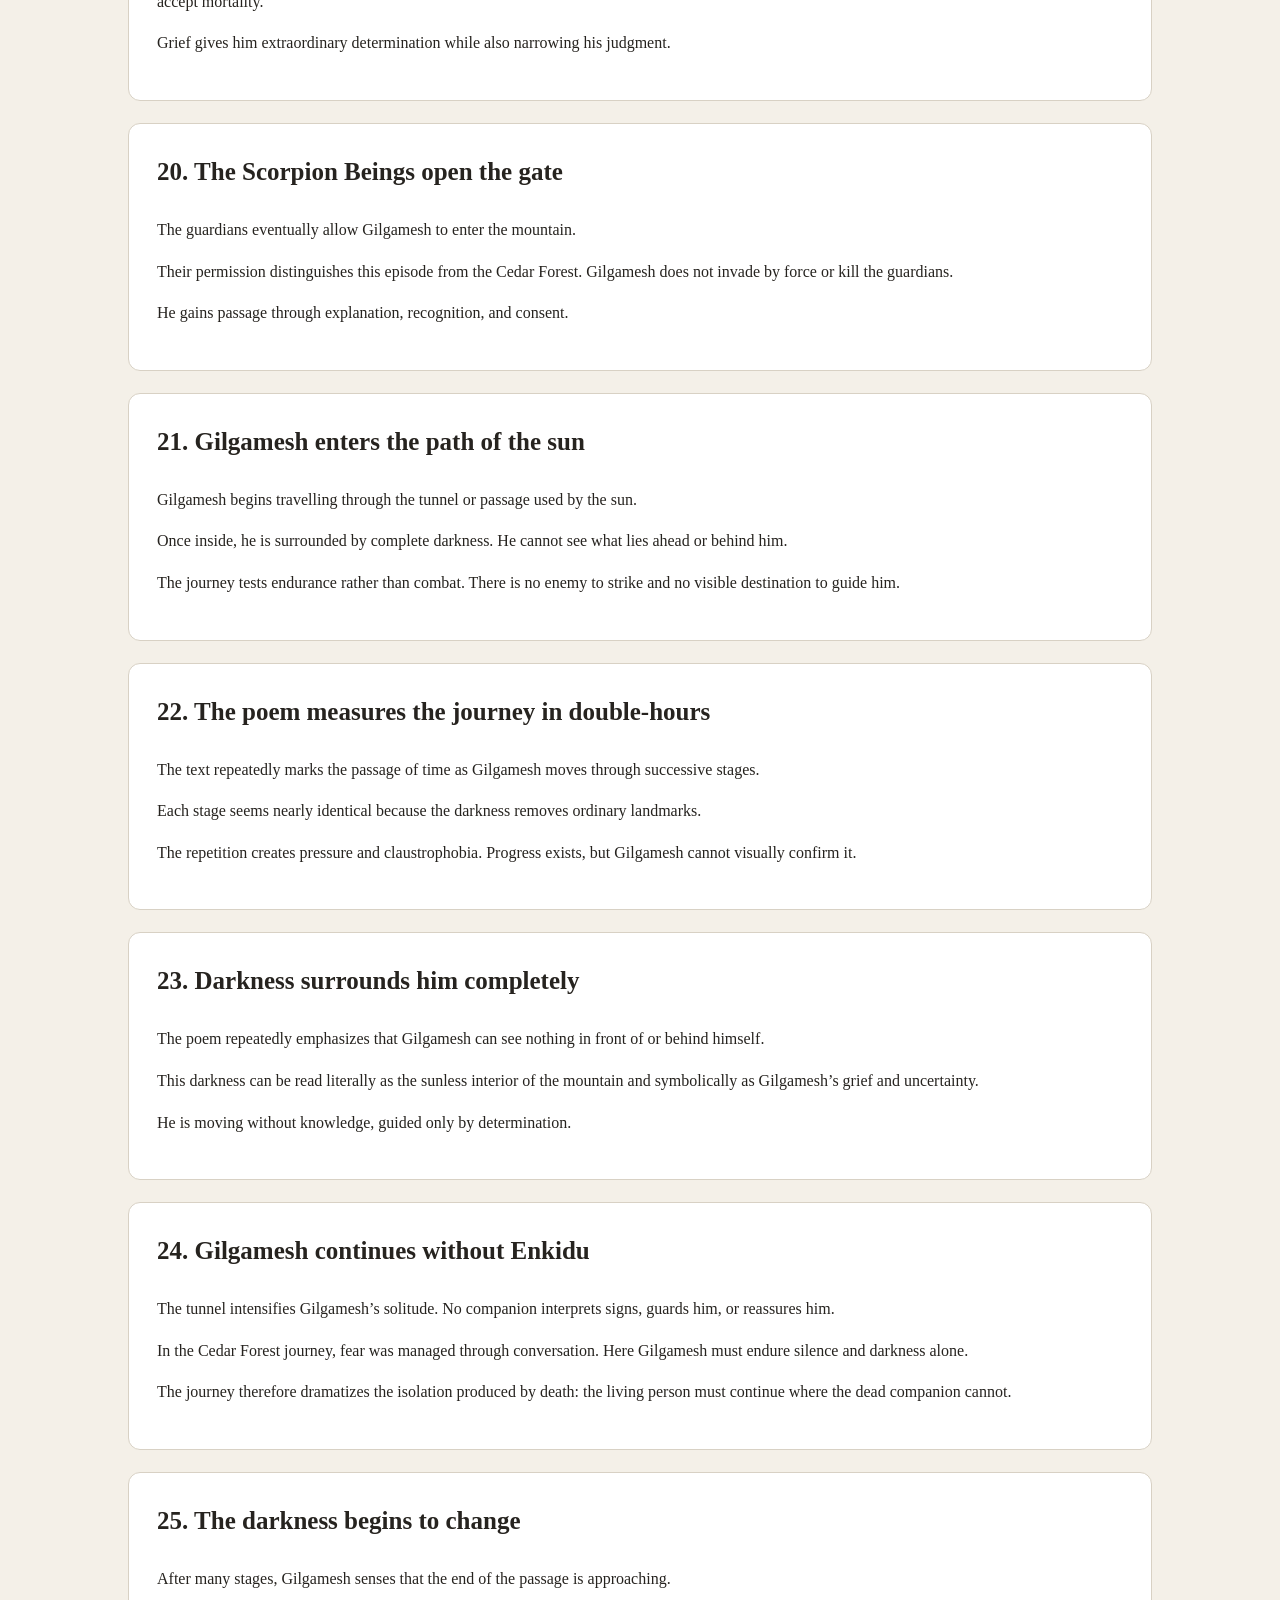
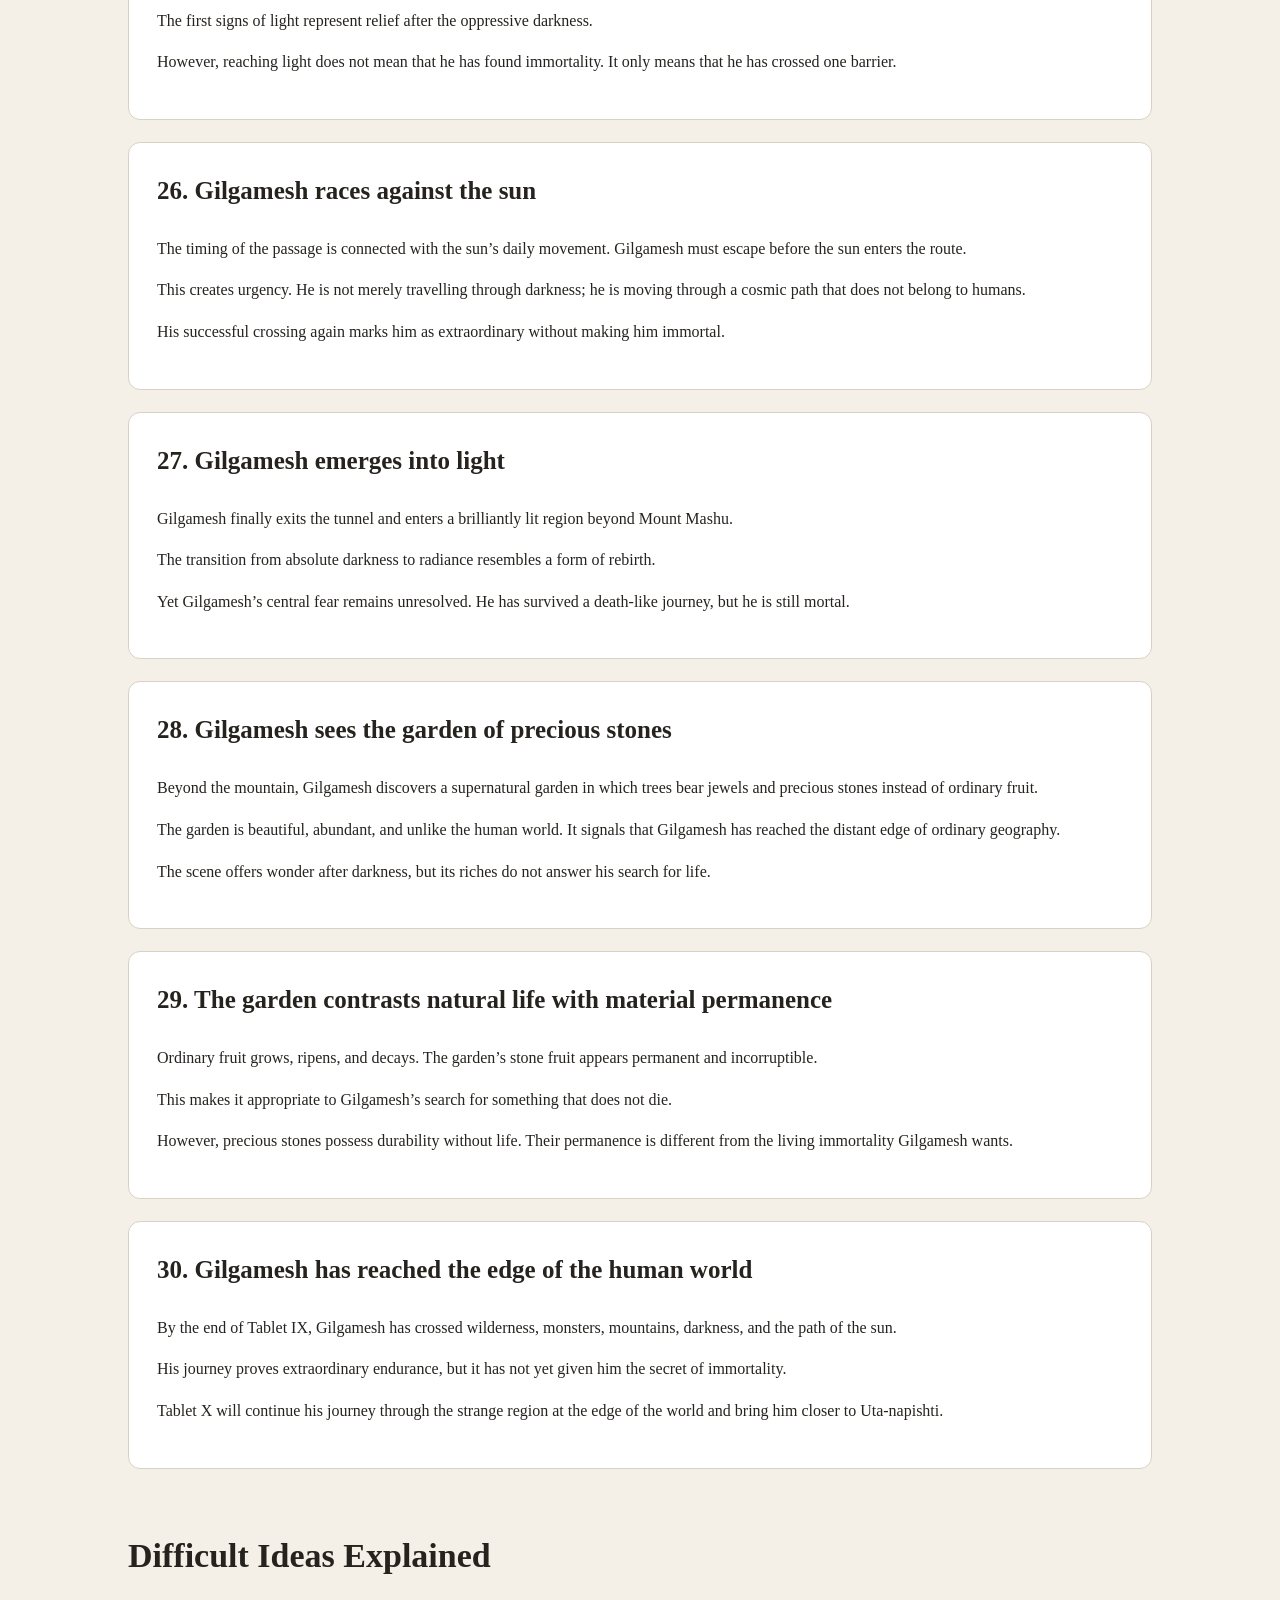
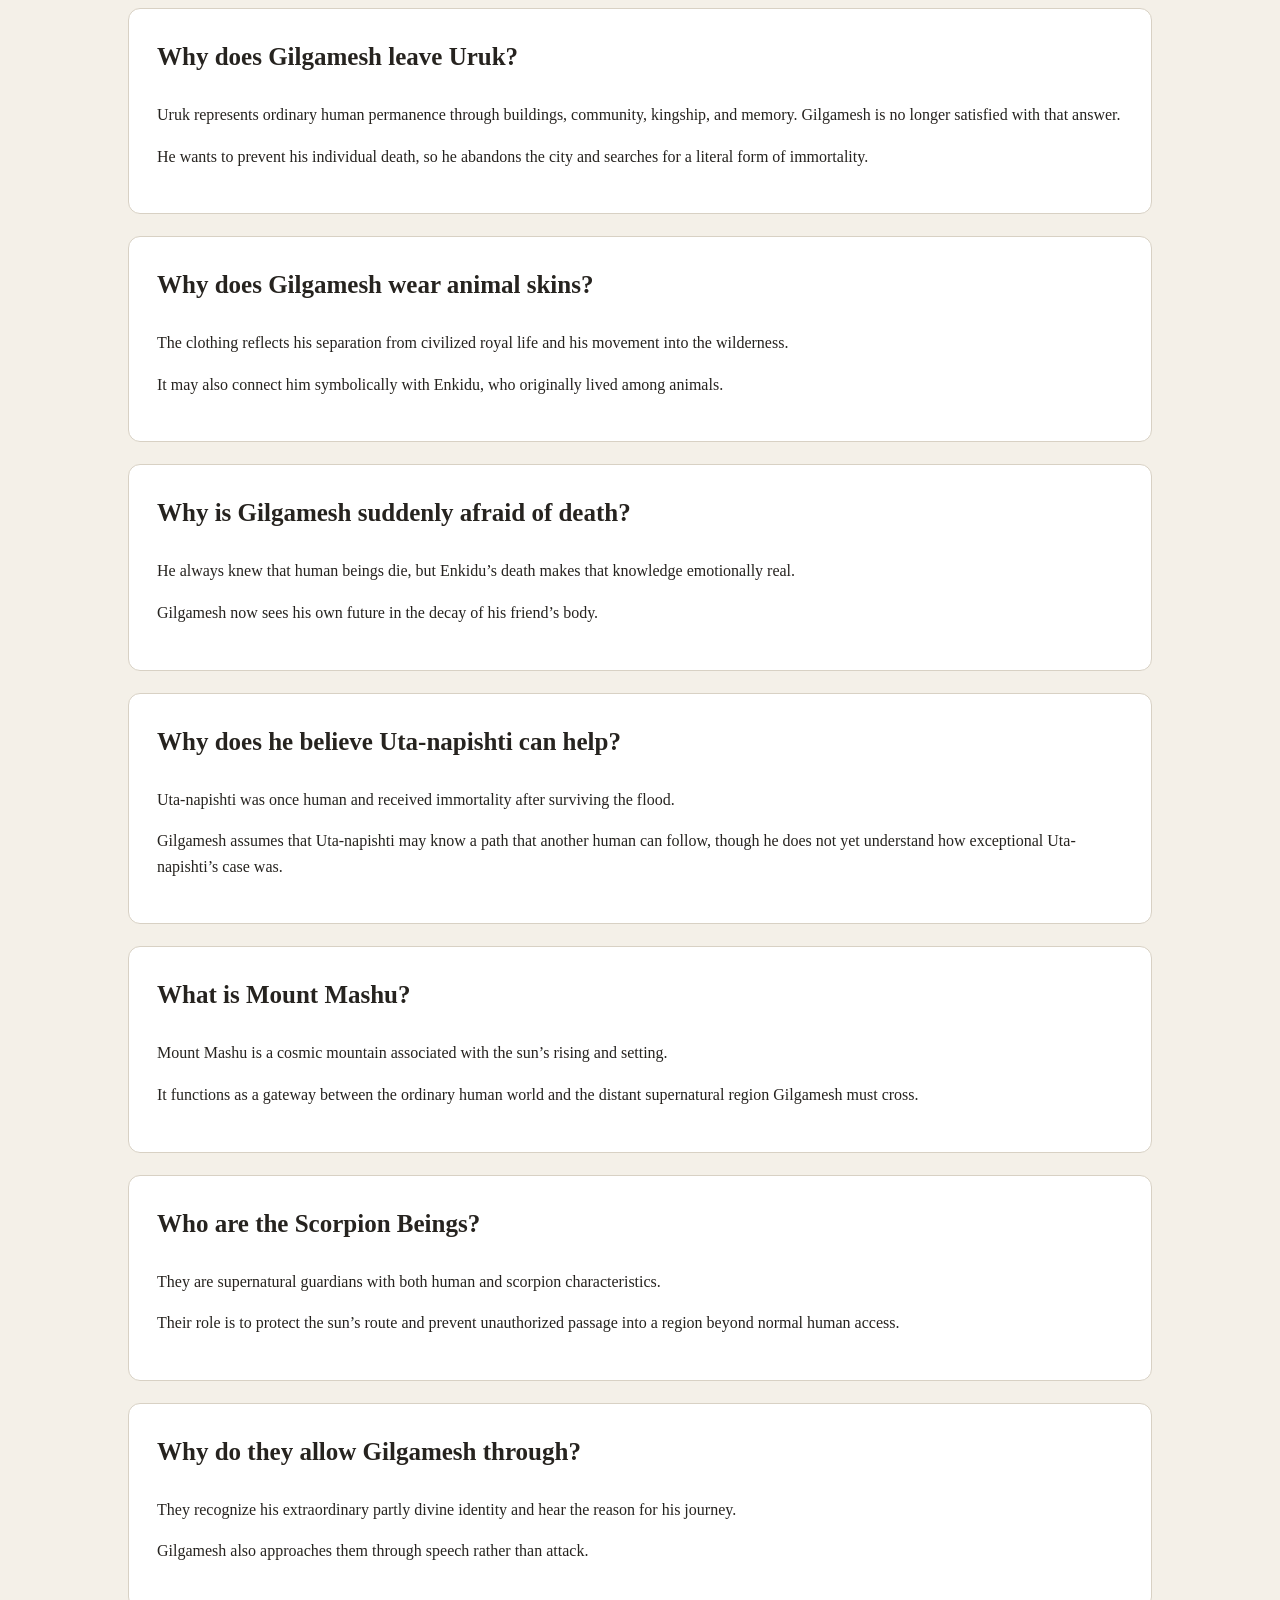
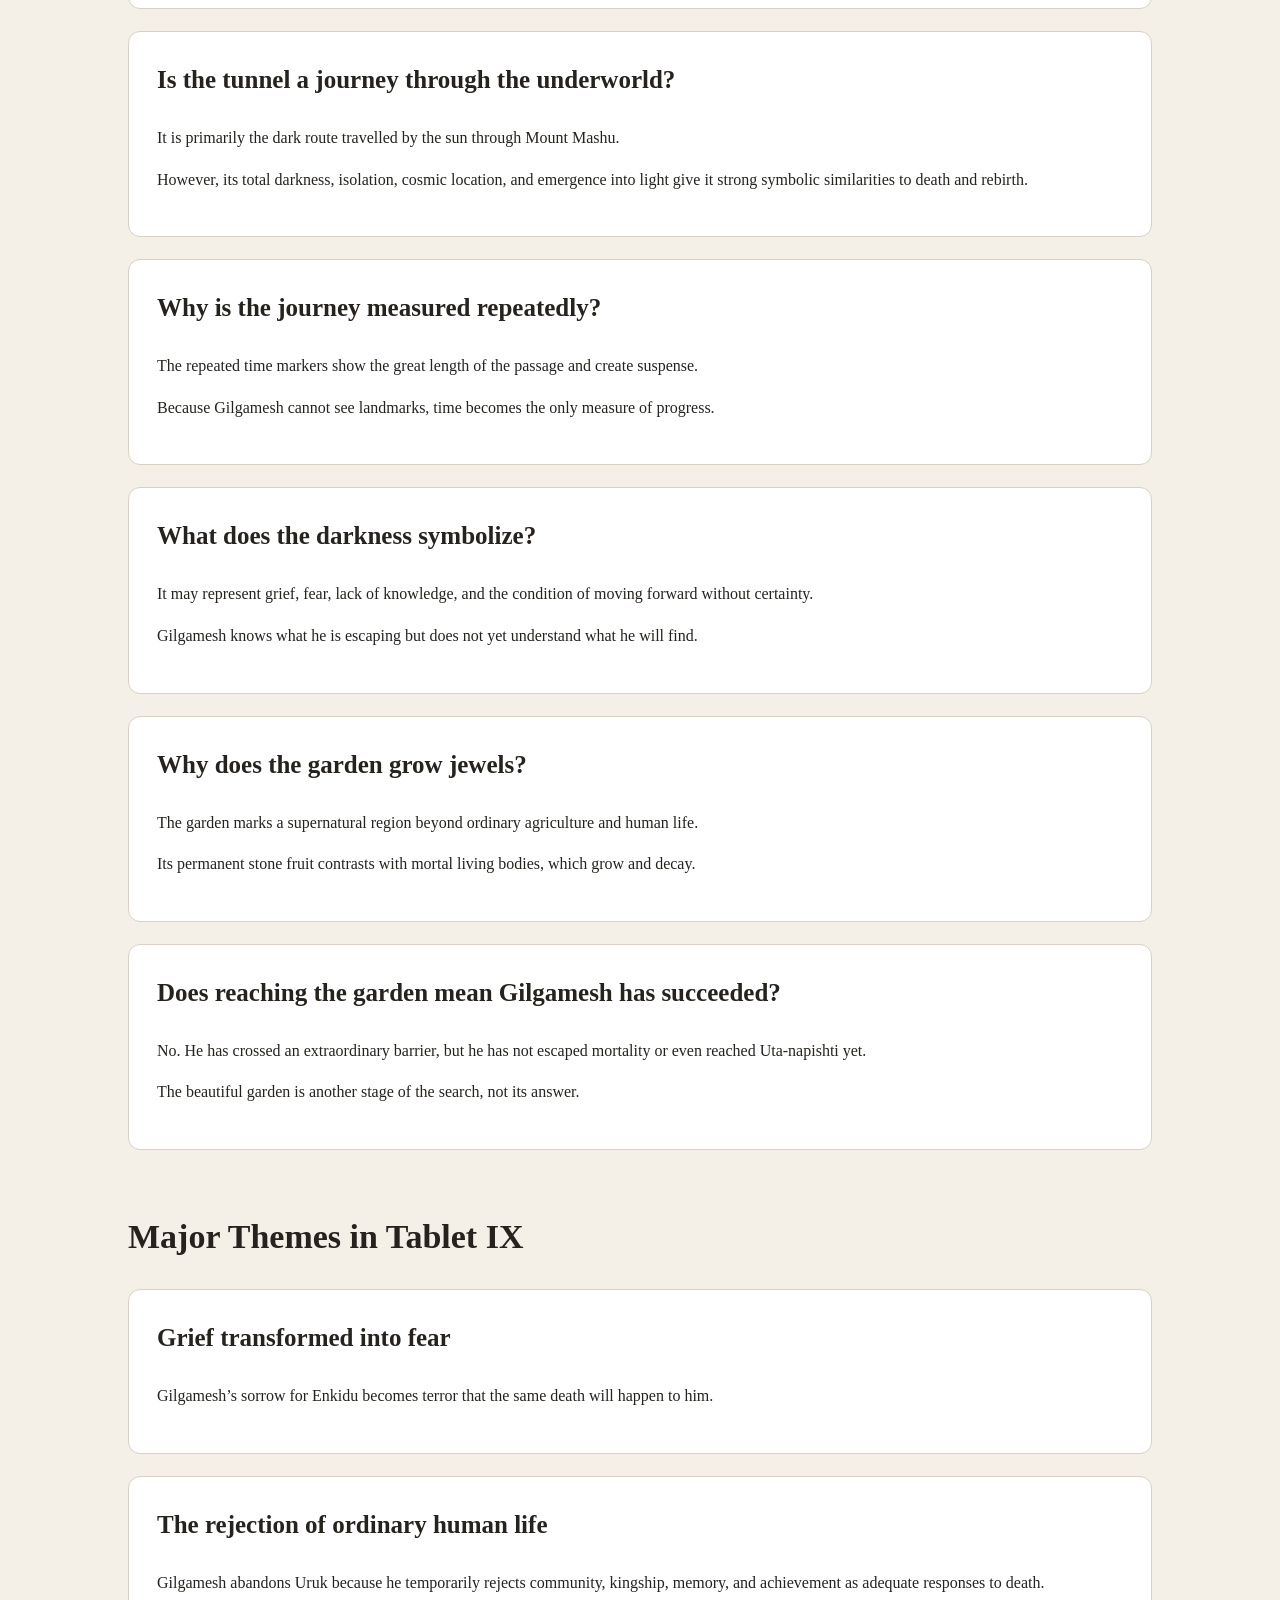
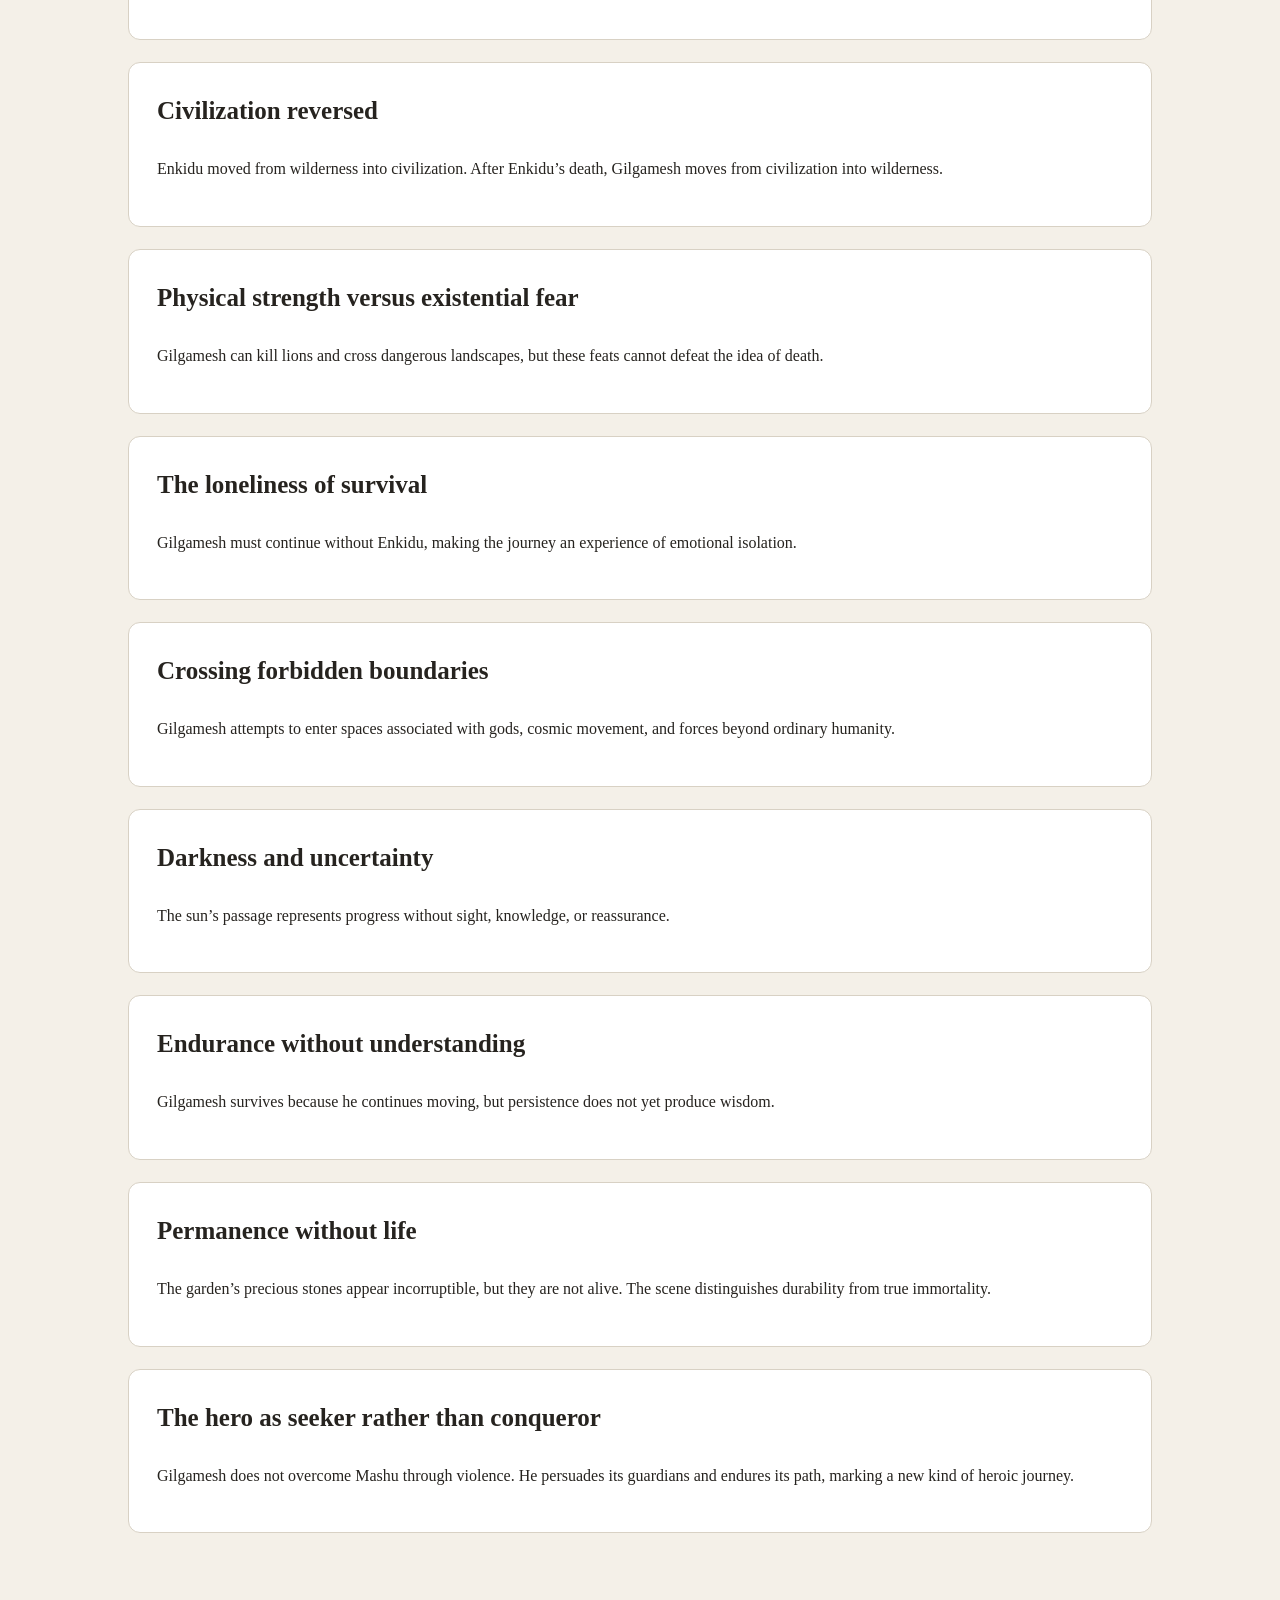
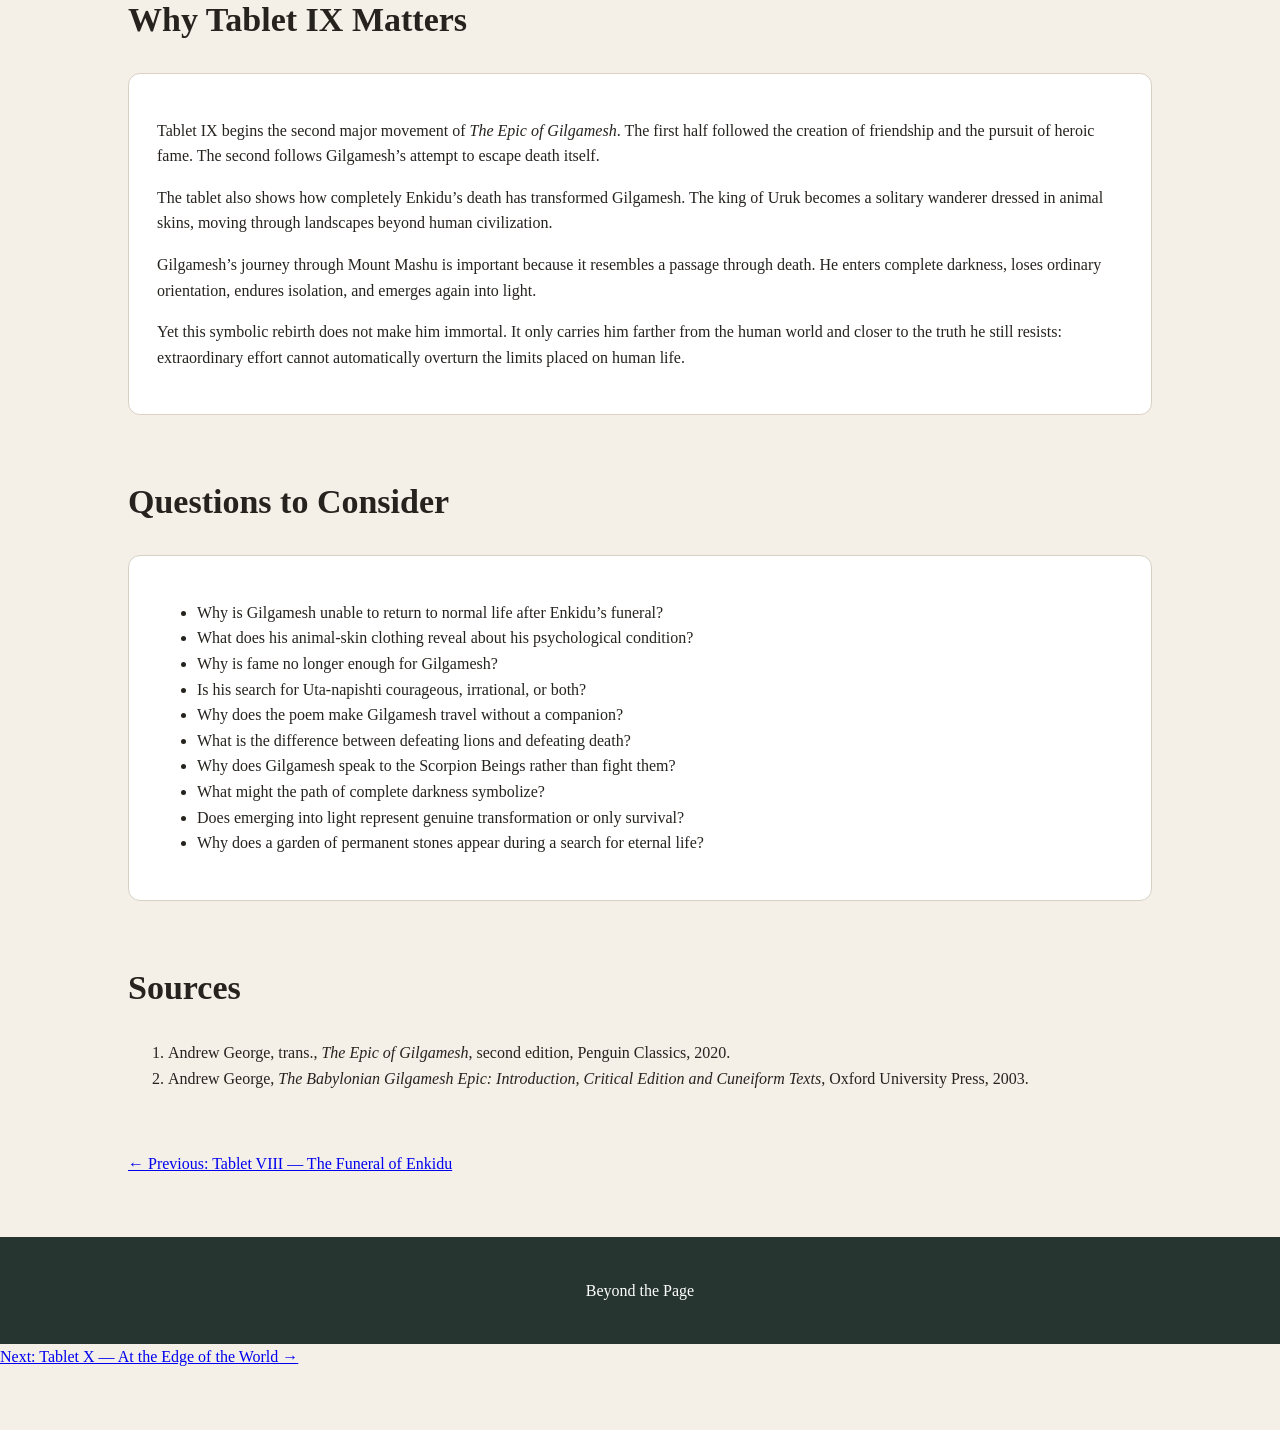
<file: gilgamesh-tablet-9.html>
<!DOCTYPE html>
<html lang="en">
<head>
  <meta charset="UTF-8">
  <meta name="viewport" content="width=device-width, initial-scale=1.0">

  <title>Tablet IX: The Wanderings of Gilgamesh | The Epic of Gilgamesh</title>
  <link rel="stylesheet" href="style.css">
</head>

<body>
  <header>
    <h1>Tablet IX: The Wanderings of Gilgamesh</h1>

    <p>
      Gilgamesh leaves Uruk in terror of death, crosses the wilderness,
      reaches Mount Mashu, and passes through the path of the sun in search
      of Uta-napishti and the secret of immortality.
    </p>
  </header>

  <main>
    <section>
      <a href="gilgamesh-tablet-8.html">← Back to Tablet VIII</a>
      <br>
      <a href="gilgamesh.html">← Back to The Epic of Gilgamesh</a>
    </section>

    <section>
      <h2>Tablet IX at a Glance</h2>

      <article>
        <p>
          Tablet IX begins after Enkidu’s funeral. Gilgamesh is no longer only
          mourning his friend. Enkidu’s death has made him recognize that the
          same fate awaits him, and this realization fills him with terror.
        </p>

        <p>
          He leaves Uruk and wanders through the wilderness wearing animal
          skins. The civilized king who once stood proudly within his city now
          becomes physically and psychologically disordered.
        </p>

        <p>
          Gilgamesh decides to seek Uta-napishti, the survivor of the great
          flood who was granted immortality. He hopes to learn how a human
          being might escape death.
        </p>

        <p>
          His journey takes him to Mount Mashu, the twin mountain associated
          with the sun’s rising and setting. Its entrance is guarded by
          terrifying beings who are part human and part scorpion.
        </p>

        <p>
          After persuading the guardians to let him pass, Gilgamesh enters the
          path travelled by the sun. He moves through complete darkness for
          many hours before finally emerging into light and reaching a
          miraculous garden where precious stones grow like fruit.
        </p>

        <p>
          Tablet IX transforms Gilgamesh’s journey from heroic conquest into
          desperate spiritual and existential searching. He is no longer
          seeking fame. He is seeking literal freedom from mortality.
        </p>
      </article>
    </section>

    <section>
      <h2>Detailed Sequence of Events</h2>

      <article>
        <h3>1. Gilgamesh wanders after Enkidu’s death</h3>

        <p>
          After completing Enkidu’s funeral rites, Gilgamesh leaves the ordered
          life of Uruk and wanders through open country.
        </p>

        <p>
          His movement has no heroic destination at first. It expresses grief,
          confusion, and the inability to return to his previous life.
        </p>

        <p>
          The king who once possessed a city, subjects, monuments, and royal
          authority now appears isolated and directionless.
        </p>
      </article>

      <article>
        <h3>2. Grief becomes fear of personal death</h3>

        <p>
          Gilgamesh repeatedly remembers Enkidu and recognizes that his own
          body is subject to the same fate.
        </p>

        <p>
          Earlier in the epic, Gilgamesh accepted that humans die and tried to
          answer mortality by winning fame. Enkidu’s death destroys that
          confidence.
        </p>

        <p>
          Death is no longer an abstract fact about humanity. It has taken the
          person closest to him and revealed what will eventually happen to
          Gilgamesh himself.
        </p>
      </article>

      <article>
        <h3>3. Gilgamesh asks whether he too must die</h3>

        <p>
          Gilgamesh’s thoughts repeatedly return to one question: will he
          become like Enkidu?
        </p>

        <p>
          The answer is clearly yes, but emotionally he cannot accept it.
          His search begins as an attempt to find an exception to the normal
          human condition.
        </p>

        <p>
          This is different from courageous acceptance. Gilgamesh is driven by
          panic and refusal.
        </p>
      </article>

      <article>
        <h3>4. Gilgamesh adopts a wild appearance</h3>

        <p>
          Gilgamesh wears animal skins and allows his body and clothing to
          become rough and neglected.
        </p>

        <p>
          This reverses his earlier royal presentation. In Tablet VI he washed,
          arranged his hair, and dressed magnificently. After Enkidu’s death,
          he abandons the outward signs of civilization and kingship.
        </p>

        <p>
          His appearance also connects him with Enkidu’s original wilderness
          identity. Gilgamesh seems to carry part of his dead friend’s former
          life into his own wandering.
        </p>
      </article>

      <article>
        <h3>5. Gilgamesh leaves the security of Uruk</h3>

        <p>
          Uruk represents walls, community, political responsibility, and
          lasting human achievement. Gilgamesh turns away from all of these.
        </p>

        <p>
          He is not satisfied with the kind of permanence the city can offer.
          He wants his own individual body to continue living.
        </p>

        <p>
          His departure therefore shows that grief has temporarily made him
          reject the human answer to mortality that the epic will later restore.
        </p>
      </article>

      <article>
        <h3>6. Gilgamesh seeks Uta-napishti</h3>

        <p>
          Gilgamesh has heard of Uta-napishti, a man who survived the great
          flood and was granted everlasting life by the gods.
        </p>

        <p>
          Uta-napishti appears to prove that death is not completely
          unavoidable. If one human became immortal, Gilgamesh hopes that the
          same possibility might exist for him.
        </p>

        <p>
          However, Gilgamesh does not yet understand that Uta-napishti’s fate
          was an exceptional divine decision rather than a method that can
          easily be repeated.
        </p>
      </article>

      <article>
        <h3>7. He travels alone through dangerous country</h3>

        <p>
          Gilgamesh crosses remote regions without Enkidu beside him.
        </p>

        <p>
          Earlier journeys depended on their partnership. They encouraged one
          another, interpreted dreams, shared physical danger, and fought as a
          pair.
        </p>

        <p>
          The loneliness of Tablet IX emphasizes that Enkidu cannot be replaced.
          Gilgamesh must now face fear without his former equal and protector.
        </p>
      </article>

      <article>
        <h3>8. Gilgamesh encounters lions at night</h3>

        <p>
          While travelling, Gilgamesh sees lions in the wilderness and becomes
          afraid.
        </p>

        <p>
          He prays for divine assistance and then fights the animals.
          The precise sequence is partly difficult because the surviving text
          is damaged, but Gilgamesh survives the encounter.
        </p>

        <p>
          The scene shows that his physical courage remains, even though his
          deeper fear of death has become overwhelming.
        </p>
      </article>

      <article>
        <h3>9. The lions reflect Gilgamesh’s unstable condition</h3>

        <p>
          Lions are wild, dangerous, and powerful. Gilgamesh both fears them
          and wears their skins.
        </p>

        <p>
          The encounter mirrors his own transformation into a figure moving
          between human order and animal wilderness.
        </p>

        <p>
          Killing lions proves that he can still defeat immediate physical
          threats, but it does nothing to solve the mortality that truly
          terrifies him.
        </p>
      </article>

      <article>
        <h3>10. Gilgamesh reaches Mount Mashu</h3>

        <p>
          After prolonged wandering, Gilgamesh reaches the twin mountain called
          Mashu.
        </p>

        <p>
          The mountain is associated with the route of the sun. It guards the
          place where the sun enters and leaves the world during its daily
          movement.
        </p>

        <p>
          Mashu therefore stands at the boundary between the ordinary human
          world and a cosmic region beyond normal experience.
        </p>
      </article>

      <article>
        <h3>11. Mount Mashu connects heaven and the underworld</h3>

        <p>
          The mountain is described as extending upward toward the heavens and
          downward toward the world below.
        </p>

        <p>
          Its enormous scale makes it more than a geographical feature.
          It functions as a cosmic gateway connecting different levels of
          existence.
        </p>

        <p>
          To continue, Gilgamesh must cross a boundary normally associated
          with divine or supernatural movement.
        </p>
      </article>

      <article>
        <h3>12. The entrance is guarded by Scorpion Beings</h3>

        <p>
          Gilgamesh encounters a male and female pair of terrifying guardians
          whose bodies combine human and scorpion features.
        </p>

        <p>
          Their appearance is so overwhelming that merely looking at them is
          described as dangerous.
        </p>

        <p>
          They guard the route used by the sun and prevent ordinary travellers
          from entering.
        </p>
      </article>

      <article>
        <h3>13. Gilgamesh is afraid but does not flee</h3>

        <p>
          The Scorpion Beings terrify Gilgamesh, but he gathers enough courage
          to approach them.
        </p>

        <p>
          This scene again distinguishes courage from fearlessness.
          Gilgamesh continues even though he understands that the guardians
          possess power far beyond his own.
        </p>

        <p>
          Unlike his approach to Humbaba, however, he does not immediately
          attempt violence. He speaks and explains his purpose.
        </p>
      </article>

      <article>
        <h3>14. The Scorpion Man recognizes Gilgamesh’s divine nature</h3>

        <p>
          The guardian observes that Gilgamesh is not entirely ordinary.
          His body and ancestry contain a divine element.
        </p>

        <p>
          Yet Gilgamesh’s partly divine nature has not protected him from grief
          or made him immortal.
        </p>

        <p>
          The recognition emphasizes the central contradiction of his identity:
          he is greater than ordinary humans but still subject to human death.
        </p>
      </article>

      <article>
        <h3>15. The guardians notice Gilgamesh’s damaged appearance</h3>

        <p>
          The Scorpion Beings question why someone of such extraordinary status
          looks exhausted, thin, and dressed in animal skins.
        </p>

        <p>
          Gilgamesh’s outward appearance displays his internal suffering.
          Grief has physically transformed the once magnificent king.
        </p>

        <p>
          His body has become evidence of the cost of mourning and wandering.
        </p>
      </article>

      <article>
        <h3>16. Gilgamesh explains Enkidu’s death</h3>

        <p>
          Gilgamesh tells the guardians about Enkidu, their friendship, and the
          death that caused his journey.
        </p>

        <p>
          He repeatedly introduces himself through his loss. Enkidu remains
          central to his identity even after death.
        </p>

        <p>
          The explanation also makes clear that Gilgamesh is not travelling
          from curiosity. He is fleeing the fate he saw in his friend.
        </p>
      </article>

      <article>
        <h3>17. Gilgamesh asks for passage</h3>

        <p>
          Gilgamesh asks to enter the mountain and follow the road toward
          Uta-napishti.
        </p>

        <p>
          The request is extraordinary because no ordinary human is expected
          to travel through the sun’s path.
        </p>

        <p>
          His willingness to attempt it shows the intensity of his desperation.
        </p>
      </article>

      <article>
        <h3>18. The guardian warns that the route is impossible</h3>

        <p>
          The Scorpion Man explains that the passage is extremely long and
          filled with complete darkness.
        </p>

        <p>
          No light reaches the path while the traveller is inside.
          The route removes ordinary sight, direction, and security.
        </p>

        <p>
          The warning makes the journey sound less like normal travel and more
          like a symbolic passage through death itself.
        </p>
      </article>

      <article>
        <h3>19. Gilgamesh insists on continuing</h3>

        <p>
          Despite the warning, Gilgamesh refuses to turn back.
        </p>

        <p>
          His persistence can be understood as courage, but also as obsession.
          He is willing to cross a route associated with cosmic danger because
          he cannot accept mortality.
        </p>

        <p>
          Grief gives him extraordinary determination while also narrowing his
          judgment.
        </p>
      </article>

      <article>
        <h3>20. The Scorpion Beings open the gate</h3>

        <p>
          The guardians eventually allow Gilgamesh to enter the mountain.
        </p>

        <p>
          Their permission distinguishes this episode from the Cedar Forest.
          Gilgamesh does not invade by force or kill the guardians.
        </p>

        <p>
          He gains passage through explanation, recognition, and consent.
        </p>
      </article>

      <article>
        <h3>21. Gilgamesh enters the path of the sun</h3>

        <p>
          Gilgamesh begins travelling through the tunnel or passage used by
          the sun.
        </p>

        <p>
          Once inside, he is surrounded by complete darkness.
          He cannot see what lies ahead or behind him.
        </p>

        <p>
          The journey tests endurance rather than combat. There is no enemy to
          strike and no visible destination to guide him.
        </p>
      </article>

      <article>
        <h3>22. The poem measures the journey in double-hours</h3>

        <p>
          The text repeatedly marks the passage of time as Gilgamesh moves
          through successive stages.
        </p>

        <p>
          Each stage seems nearly identical because the darkness removes
          ordinary landmarks.
        </p>

        <p>
          The repetition creates pressure and claustrophobia. Progress exists,
          but Gilgamesh cannot visually confirm it.
        </p>
      </article>

      <article>
        <h3>23. Darkness surrounds him completely</h3>

        <p>
          The poem repeatedly emphasizes that Gilgamesh can see nothing in
          front of or behind himself.
        </p>

        <p>
          This darkness can be read literally as the sunless interior of the
          mountain and symbolically as Gilgamesh’s grief and uncertainty.
        </p>

        <p>
          He is moving without knowledge, guided only by determination.
        </p>
      </article>

      <article>
        <h3>24. Gilgamesh continues without Enkidu</h3>

        <p>
          The tunnel intensifies Gilgamesh’s solitude. No companion interprets
          signs, guards him, or reassures him.
        </p>

        <p>
          In the Cedar Forest journey, fear was managed through conversation.
          Here Gilgamesh must endure silence and darkness alone.
        </p>

        <p>
          The journey therefore dramatizes the isolation produced by death:
          the living person must continue where the dead companion cannot.
        </p>
      </article>

      <article>
        <h3>25. The darkness begins to change</h3>

        <p>
          After many stages, Gilgamesh senses that the end of the passage is
          approaching.
        </p>

        <p>
          The first signs of light represent relief after the oppressive
          darkness.
        </p>

        <p>
          However, reaching light does not mean that he has found immortality.
          It only means that he has crossed one barrier.
        </p>
      </article>

      <article>
        <h3>26. Gilgamesh races against the sun</h3>

        <p>
          The timing of the passage is connected with the sun’s daily movement.
          Gilgamesh must escape before the sun enters the route.
        </p>

        <p>
          This creates urgency. He is not merely travelling through darkness;
          he is moving through a cosmic path that does not belong to humans.
        </p>

        <p>
          His successful crossing again marks him as extraordinary without
          making him immortal.
        </p>
      </article>

      <article>
        <h3>27. Gilgamesh emerges into light</h3>

        <p>
          Gilgamesh finally exits the tunnel and enters a brilliantly lit
          region beyond Mount Mashu.
        </p>

        <p>
          The transition from absolute darkness to radiance resembles a form
          of rebirth.
        </p>

        <p>
          Yet Gilgamesh’s central fear remains unresolved. He has survived a
          death-like journey, but he is still mortal.
        </p>
      </article>

      <article>
        <h3>28. Gilgamesh sees the garden of precious stones</h3>

        <p>
          Beyond the mountain, Gilgamesh discovers a supernatural garden in
          which trees bear jewels and precious stones instead of ordinary
          fruit.
        </p>

        <p>
          The garden is beautiful, abundant, and unlike the human world.
          It signals that Gilgamesh has reached the distant edge of ordinary
          geography.
        </p>

        <p>
          The scene offers wonder after darkness, but its riches do not answer
          his search for life.
        </p>
      </article>

      <article>
        <h3>29. The garden contrasts natural life with material permanence</h3>

        <p>
          Ordinary fruit grows, ripens, and decays. The garden’s stone fruit
          appears permanent and incorruptible.
        </p>

        <p>
          This makes it appropriate to Gilgamesh’s search for something that
          does not die.
        </p>

        <p>
          However, precious stones possess durability without life. Their
          permanence is different from the living immortality Gilgamesh wants.
        </p>
      </article>

      <article>
        <h3>30. Gilgamesh has reached the edge of the human world</h3>

        <p>
          By the end of Tablet IX, Gilgamesh has crossed wilderness, monsters,
          mountains, darkness, and the path of the sun.
        </p>

        <p>
          His journey proves extraordinary endurance, but it has not yet given
          him the secret of immortality.
        </p>

        <p>
          Tablet X will continue his journey through the strange region at the
          edge of the world and bring him closer to Uta-napishti.
        </p>
      </article>
    </section>

    <section>
      <h2>Difficult Ideas Explained</h2>

      <article>
        <h3>Why does Gilgamesh leave Uruk?</h3>

        <p>
          Uruk represents ordinary human permanence through buildings,
          community, kingship, and memory. Gilgamesh is no longer satisfied
          with that answer.
        </p>

        <p>
          He wants to prevent his individual death, so he abandons the city and
          searches for a literal form of immortality.
        </p>
      </article>

      <article>
        <h3>Why does Gilgamesh wear animal skins?</h3>

        <p>
          The clothing reflects his separation from civilized royal life and
          his movement into the wilderness.
        </p>

        <p>
          It may also connect him symbolically with Enkidu, who originally
          lived among animals.
        </p>
      </article>

      <article>
        <h3>Why is Gilgamesh suddenly afraid of death?</h3>

        <p>
          He always knew that human beings die, but Enkidu’s death makes that
          knowledge emotionally real.
        </p>

        <p>
          Gilgamesh now sees his own future in the decay of his friend’s body.
        </p>
      </article>

      <article>
        <h3>Why does he believe Uta-napishti can help?</h3>

        <p>
          Uta-napishti was once human and received immortality after surviving
          the flood.
        </p>

        <p>
          Gilgamesh assumes that Uta-napishti may know a path that another
          human can follow, though he does not yet understand how exceptional
          Uta-napishti’s case was.
        </p>
      </article>

      <article>
        <h3>What is Mount Mashu?</h3>

        <p>
          Mount Mashu is a cosmic mountain associated with the sun’s rising
          and setting.
        </p>

        <p>
          It functions as a gateway between the ordinary human world and the
          distant supernatural region Gilgamesh must cross.
        </p>
      </article>

      <article>
        <h3>Who are the Scorpion Beings?</h3>

        <p>
          They are supernatural guardians with both human and scorpion
          characteristics.
        </p>

        <p>
          Their role is to protect the sun’s route and prevent unauthorized
          passage into a region beyond normal human access.
        </p>
      </article>

      <article>
        <h3>Why do they allow Gilgamesh through?</h3>

        <p>
          They recognize his extraordinary partly divine identity and hear the
          reason for his journey.
        </p>

        <p>
          Gilgamesh also approaches them through speech rather than attack.
        </p>
      </article>

      <article>
        <h3>Is the tunnel a journey through the underworld?</h3>

        <p>
          It is primarily the dark route travelled by the sun through Mount
          Mashu.
        </p>

        <p>
          However, its total darkness, isolation, cosmic location, and emergence
          into light give it strong symbolic similarities to death and rebirth.
        </p>
      </article>

      <article>
        <h3>Why is the journey measured repeatedly?</h3>

        <p>
          The repeated time markers show the great length of the passage and
          create suspense.
        </p>

        <p>
          Because Gilgamesh cannot see landmarks, time becomes the only measure
          of progress.
        </p>
      </article>

      <article>
        <h3>What does the darkness symbolize?</h3>

        <p>
          It may represent grief, fear, lack of knowledge, and the condition of
          moving forward without certainty.
        </p>

        <p>
          Gilgamesh knows what he is escaping but does not yet understand what
          he will find.
        </p>
      </article>

      <article>
        <h3>Why does the garden grow jewels?</h3>

        <p>
          The garden marks a supernatural region beyond ordinary agriculture
          and human life.
        </p>

        <p>
          Its permanent stone fruit contrasts with mortal living bodies, which
          grow and decay.
        </p>
      </article>

      <article>
        <h3>Does reaching the garden mean Gilgamesh has succeeded?</h3>

        <p>
          No. He has crossed an extraordinary barrier, but he has not escaped
          mortality or even reached Uta-napishti yet.
        </p>

        <p>
          The beautiful garden is another stage of the search, not its answer.
        </p>
      </article>
    </section>

    <section>
      <h2>Major Themes in Tablet IX</h2>

      <article>
        <h3>Grief transformed into fear</h3>

        <p>
          Gilgamesh’s sorrow for Enkidu becomes terror that the same death will
          happen to him.
        </p>
      </article>

      <article>
        <h3>The rejection of ordinary human life</h3>

        <p>
          Gilgamesh abandons Uruk because he temporarily rejects community,
          kingship, memory, and achievement as adequate responses to death.
        </p>
      </article>

      <article>
        <h3>Civilization reversed</h3>

        <p>
          Enkidu moved from wilderness into civilization. After Enkidu’s death,
          Gilgamesh moves from civilization into wilderness.
        </p>
      </article>

      <article>
        <h3>Physical strength versus existential fear</h3>

        <p>
          Gilgamesh can kill lions and cross dangerous landscapes, but these
          feats cannot defeat the idea of death.
        </p>
      </article>

      <article>
        <h3>The loneliness of survival</h3>

        <p>
          Gilgamesh must continue without Enkidu, making the journey an
          experience of emotional isolation.
        </p>
      </article>

      <article>
        <h3>Crossing forbidden boundaries</h3>

        <p>
          Gilgamesh attempts to enter spaces associated with gods, cosmic
          movement, and forces beyond ordinary humanity.
        </p>
      </article>

      <article>
        <h3>Darkness and uncertainty</h3>

        <p>
          The sun’s passage represents progress without sight, knowledge, or
          reassurance.
        </p>
      </article>

      <article>
        <h3>Endurance without understanding</h3>

        <p>
          Gilgamesh survives because he continues moving, but persistence does
          not yet produce wisdom.
        </p>
      </article>

      <article>
        <h3>Permanence without life</h3>

        <p>
          The garden’s precious stones appear incorruptible, but they are not
          alive. The scene distinguishes durability from true immortality.
        </p>
      </article>

      <article>
        <h3>The hero as seeker rather than conqueror</h3>

        <p>
          Gilgamesh does not overcome Mashu through violence. He persuades its
          guardians and endures its path, marking a new kind of heroic journey.
        </p>
      </article>
    </section>

    <section>
      <h2>Why Tablet IX Matters</h2>

      <article>
        <p>
          Tablet IX begins the second major movement of
          <em>The Epic of Gilgamesh</em>. The first half followed the creation
          of friendship and the pursuit of heroic fame. The second follows
          Gilgamesh’s attempt to escape death itself.
        </p>

        <p>
          The tablet also shows how completely Enkidu’s death has transformed
          Gilgamesh. The king of Uruk becomes a solitary wanderer dressed in
          animal skins, moving through landscapes beyond human civilization.
        </p>

        <p>
          Gilgamesh’s journey through Mount Mashu is important because it
          resembles a passage through death. He enters complete darkness,
          loses ordinary orientation, endures isolation, and emerges again
          into light.
        </p>

        <p>
          Yet this symbolic rebirth does not make him immortal. It only carries
          him farther from the human world and closer to the truth he still
          resists: extraordinary effort cannot automatically overturn the
          limits placed on human life.
        </p>
      </article>
    </section>

    <section>
      <h2>Questions to Consider</h2>

      <article>
        <ul>
          <li>
            Why is Gilgamesh unable to return to normal life after Enkidu’s
            funeral?
          </li>

          <li>
            What does his animal-skin clothing reveal about his psychological
            condition?
          </li>

          <li>
            Why is fame no longer enough for Gilgamesh?
          </li>

          <li>
            Is his search for Uta-napishti courageous, irrational, or both?
          </li>

          <li>
            Why does the poem make Gilgamesh travel without a companion?
          </li>

          <li>
            What is the difference between defeating lions and defeating death?
          </li>

          <li>
            Why does Gilgamesh speak to the Scorpion Beings rather than fight
            them?
          </li>

          <li>
            What might the path of complete darkness symbolize?
          </li>

          <li>
            Does emerging into light represent genuine transformation or only
            survival?
          </li>

          <li>
            Why does a garden of permanent stones appear during a search for
            eternal life?
          </li>
        </ul>
      </article>
    </section>

    <section>
      <h2>Sources</h2>

      <ol>
        <li>
          Andrew George, trans.,
          <em>The Epic of Gilgamesh</em>,
          second edition, Penguin Classics, 2020.
        </li>

        <li>
          Andrew George,
          <em>The Babylonian Gilgamesh Epic: Introduction, Critical Edition
          and Cuneiform Texts</em>,
          Oxford University Press, 2003.
        </li>
      </ol>
    </section>

    <section>
      <a href="gilgamesh-tablet-8.html">
        ← Previous: Tablet VIII — The Funeral of Enkidu
      </a>
    </section>
  </main>

  <footer>
    <p>Beyond the Page</p>
  </footer>
</body>
</html>
<section>
  <a href="gilgamesh-tablet-10.html">
    Next: Tablet X — At the Edge of the World →
  </a>
</section>
</file>
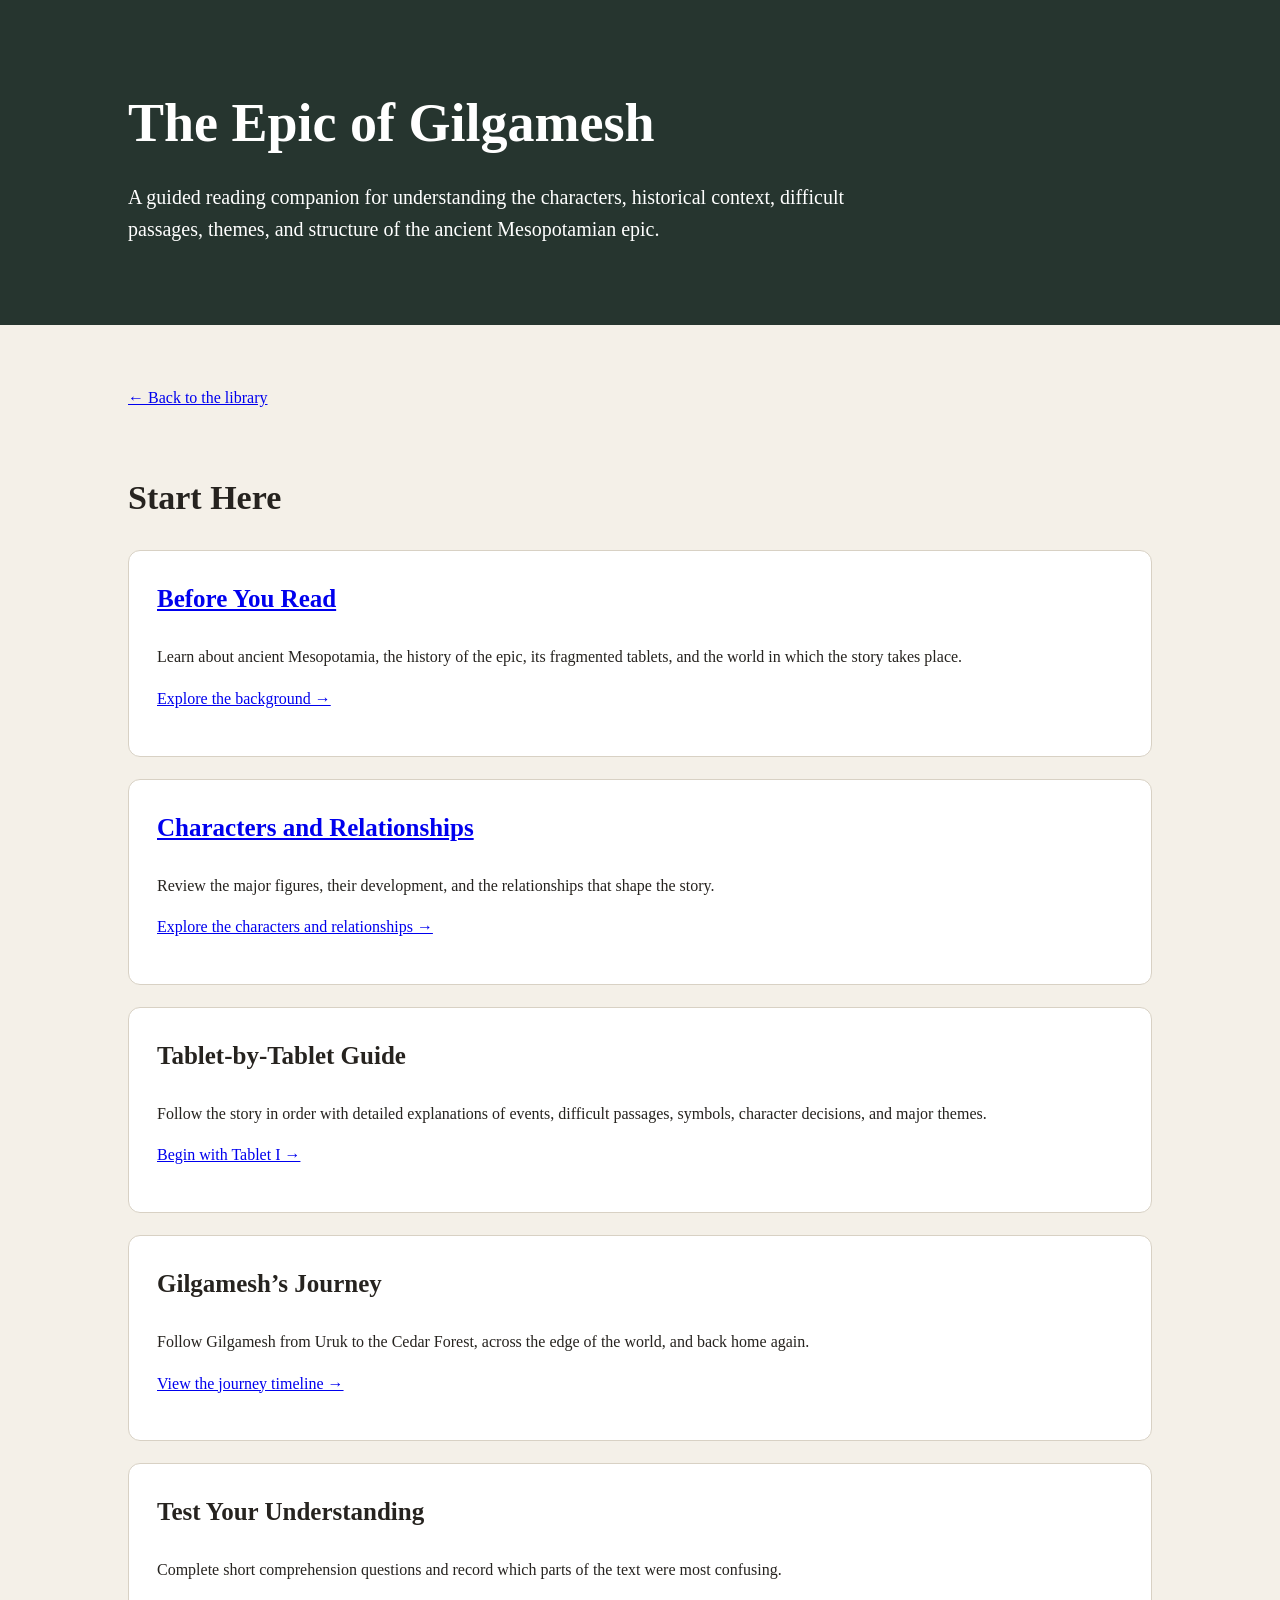
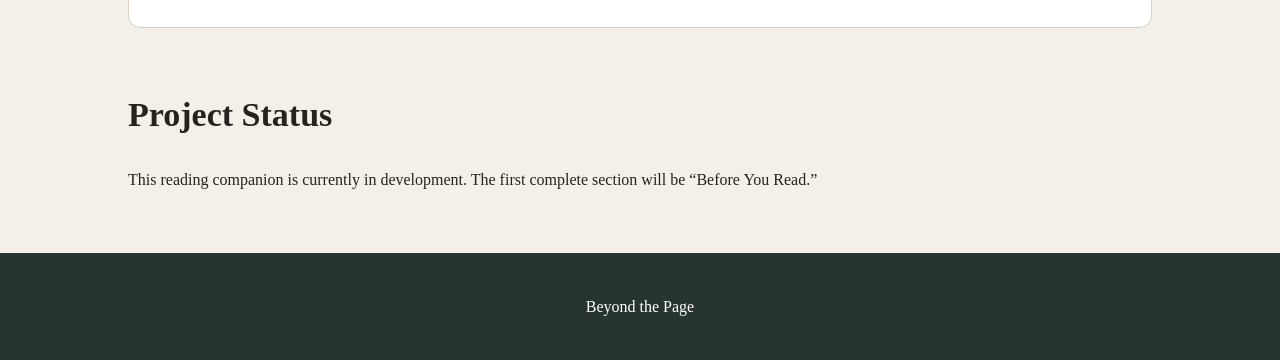
<file: gilgamesh.html>
<!DOCTYPE html>
<html lang="en">
<head>
  <meta charset="UTF-8">
  <meta name="viewport" content="width=device-width, initial-scale=1.0">

  <title>The Epic of Gilgamesh | Beyond the Page</title>
  <link rel="stylesheet" href="style.css">
</head>

<body>
  <header>
    <h1>The Epic of Gilgamesh</h1>

    <p>
      A guided reading companion for understanding the characters,
      historical context, difficult passages, themes, and structure
      of the ancient Mesopotamian epic.
    </p>
  </header>

  <main>
    <section>
      <a href="index.html">← Back to the library</a>
    </section>

    <section>
      <h2>Start Here</h2>

     <article>
  <h3>
    <a href="gilgamesh-before-reading.html">Before You Read</a>
  </h3>

  <p>
    Learn about ancient Mesopotamia, the history of the epic,
    its fragmented tablets, and the world in which the story takes place.
  </p>

  <p>
    <a href="gilgamesh-before-reading.html">
      Explore the background →
    </a>
  </p>
</article>

      <article>
  <h3>
    <a href="gilgamesh-characters.html">
      Characters and Relationships
    </a>
  </h3>

  <p>
    Review the major figures, their development, and the relationships
    that shape the story.
  </p>

  <p>
    <a href="gilgamesh-characters.html">
      Explore the characters and relationships →
    </a>
  </p>
</article>

      <article>
  <h3>Tablet-by-Tablet Guide</h3>

  <p>
    Follow the story in order with detailed explanations of events,
    difficult passages, symbols, character decisions, and major themes.
  </p>

  <p>
    <a href="gilgamesh-tablet-1.html">
      Begin with Tablet I →
    </a>
  </p>
</article>

     <article>
  <h3>Gilgamesh’s Journey</h3>

  <p>
    Follow Gilgamesh from Uruk to the Cedar Forest, across the edge of the
    world, and back home again.
  </p>

  <p>
    <a href="gilgamesh-journey.html">
      View the journey timeline →
    </a>
  </p>
</article>

      

      <article>
        <h3>Test Your Understanding</h3>
        <p>
          Complete short comprehension questions and record which parts
          of the text were most confusing.
        </p>
      </article>
    </section>

    <section>
      <h2>Project Status</h2>

      <p>
        This reading companion is currently in development.
        The first complete section will be “Before You Read.”
      </p>
    </section>
  </main>

  <footer>
    <p>Beyond the Page</p>
  </footer>
</body>
</html>
</file>
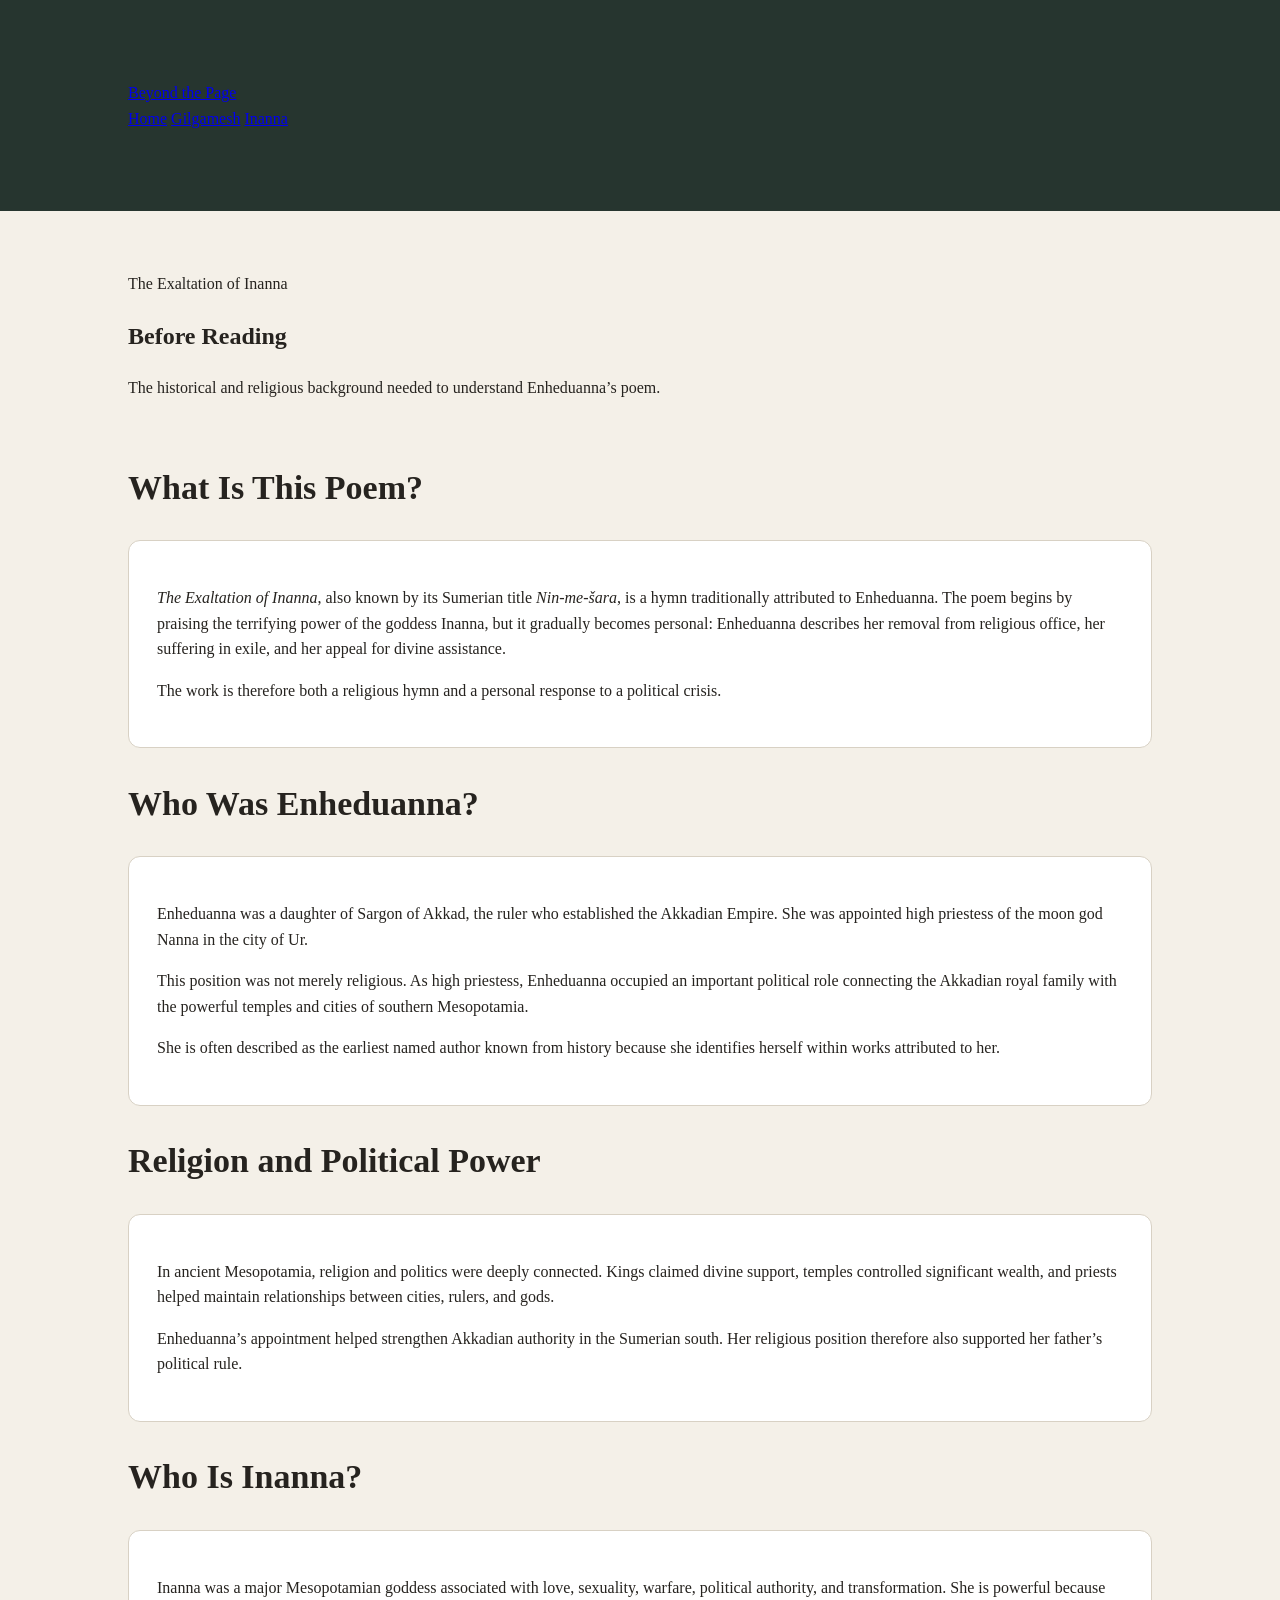
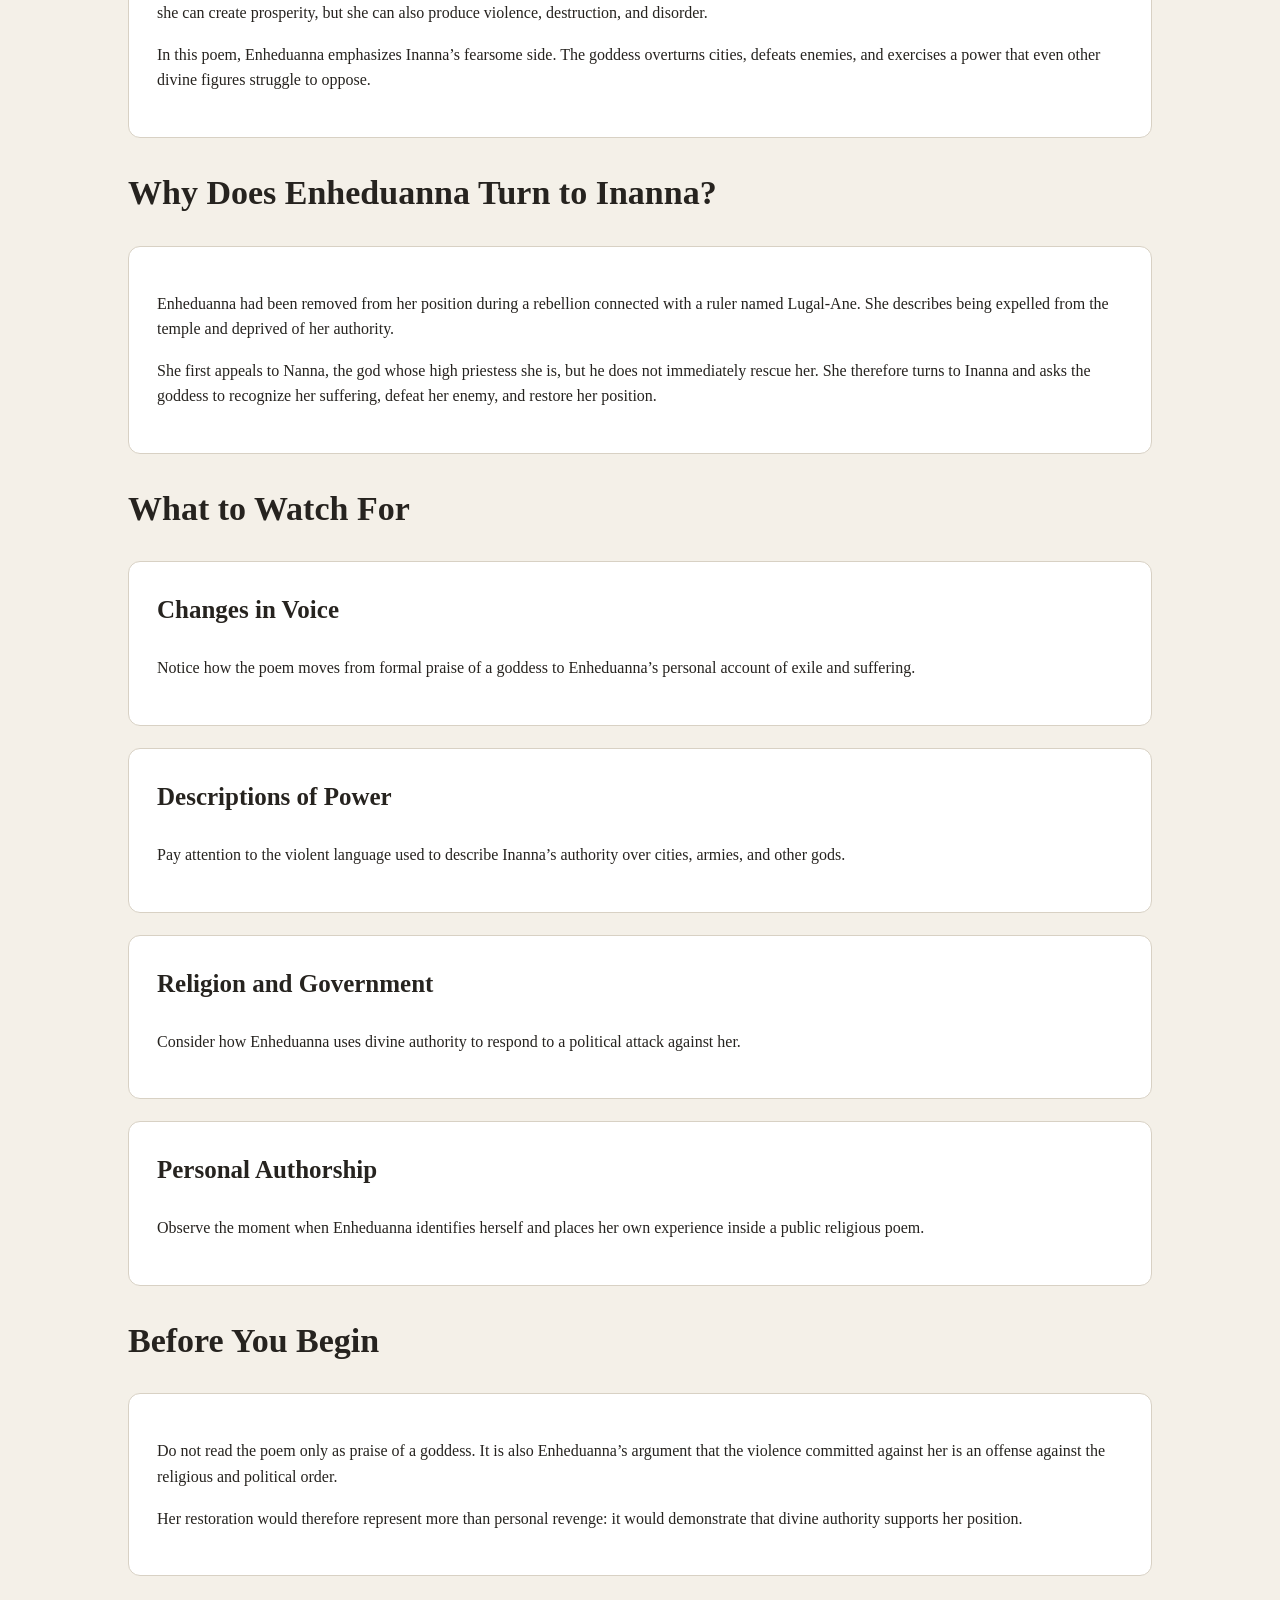
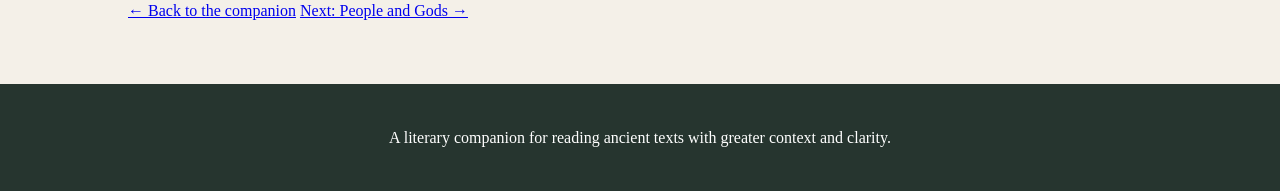
<file: inanna-before-reading.html>
<!DOCTYPE html>
<html lang="en">
<head>
  <meta charset="UTF-8">
  <meta name="viewport" content="width=device-width, initial-scale=1.0">

  <title>Before Reading | The Exaltation of Inanna</title>

  <link rel="stylesheet" href="style.css">
</head>

<body>

  <header class="site-header">
    <a href="index.html" class="site-title">Beyond the Page</a>

    <nav>
      <a href="index.html">Home</a>
      <a href="gilgamesh.html">Gilgamesh</a>
      <a href="inanna.html">Inanna</a>
    </nav>
  </header>

  <main>

    <section class="hero">
      <p class="eyebrow">The Exaltation of Inanna</p>

      <h1>Before Reading</h1>

      <p class="hero-description">
        The historical and religious background needed to understand
        Enheduanna’s poem.
      </p>
    </section>

    <section class="content-section">

      <div class="section-heading">
        <h2>What Is This Poem?</h2>
      </div>

      <article class="reading-card">
        <p>
          <em>The Exaltation of Inanna</em>, also known by its Sumerian title
          <em>Nin-me-šara</em>, is a hymn traditionally attributed to
          Enheduanna. The poem begins by praising the terrifying power of
          the goddess Inanna, but it gradually becomes personal:
          Enheduanna describes her removal from religious office, her
          suffering in exile, and her appeal for divine assistance.
        </p>

        <p>
          The work is therefore both a religious hymn and a personal
          response to a political crisis.
        </p>
      </article>

      <div class="section-heading">
        <h2>Who Was Enheduanna?</h2>
      </div>

      <article class="reading-card">
        <p>
          Enheduanna was a daughter of Sargon of Akkad, the ruler who
          established the Akkadian Empire. She was appointed high
          priestess of the moon god Nanna in the city of Ur.
        </p>

        <p>
          This position was not merely religious. As high priestess,
          Enheduanna occupied an important political role connecting the
          Akkadian royal family with the powerful temples and cities of
          southern Mesopotamia.
        </p>

        <p>
          She is often described as the earliest named author known from
          history because she identifies herself within works attributed
          to her.
        </p>
      </article>

      <div class="section-heading">
        <h2>Religion and Political Power</h2>
      </div>

      <article class="reading-card">
        <p>
          In ancient Mesopotamia, religion and politics were deeply
          connected. Kings claimed divine support, temples controlled
          significant wealth, and priests helped maintain relationships
          between cities, rulers, and gods.
        </p>

        <p>
          Enheduanna’s appointment helped strengthen Akkadian authority
          in the Sumerian south. Her religious position therefore also
          supported her father’s political rule.
        </p>
      </article>

      <div class="section-heading">
        <h2>Who Is Inanna?</h2>
      </div>

      <article class="reading-card">
        <p>
          Inanna was a major Mesopotamian goddess associated with love,
          sexuality, warfare, political authority, and transformation.
          She is powerful because she can create prosperity, but she can
          also produce violence, destruction, and disorder.
        </p>

        <p>
          In this poem, Enheduanna emphasizes Inanna’s fearsome side.
          The goddess overturns cities, defeats enemies, and exercises a
          power that even other divine figures struggle to oppose.
        </p>
      </article>

      <div class="section-heading">
        <h2>Why Does Enheduanna Turn to Inanna?</h2>
      </div>

      <article class="reading-card">
        <p>
          Enheduanna had been removed from her position during a rebellion
          connected with a ruler named Lugal-Ane. She describes being
          expelled from the temple and deprived of her authority.
        </p>

        <p>
          She first appeals to Nanna, the god whose high priestess she is,
          but he does not immediately rescue her. She therefore turns to
          Inanna and asks the goddess to recognize her suffering, defeat
          her enemy, and restore her position.
        </p>
      </article>

      <div class="section-heading">
        <h2>What to Watch For</h2>
      </div>

      <div class="card-grid">

        <article>
          <h3>Changes in Voice</h3>

          <p>
            Notice how the poem moves from formal praise of a goddess to
            Enheduanna’s personal account of exile and suffering.
          </p>
        </article>

        <article>
          <h3>Descriptions of Power</h3>

          <p>
            Pay attention to the violent language used to describe
            Inanna’s authority over cities, armies, and other gods.
          </p>
        </article>

        <article>
          <h3>Religion and Government</h3>

          <p>
            Consider how Enheduanna uses divine authority to respond to
            a political attack against her.
          </p>
        </article>

        <article>
          <h3>Personal Authorship</h3>

          <p>
            Observe the moment when Enheduanna identifies herself and
            places her own experience inside a public religious poem.
          </p>
        </article>

      </div>

      <div class="section-heading">
        <h2>Before You Begin</h2>
      </div>

      <article class="reading-card">
        <p>
          Do not read the poem only as praise of a goddess. It is also
          Enheduanna’s argument that the violence committed against her
          is an offense against the religious and political order.
        </p>

        <p>
          Her restoration would therefore represent more than personal
          revenge: it would demonstrate that divine authority supports
          her position.
        </p>
      </article>

      <p class="page-navigation">
        <a href="inanna.html">← Back to the companion</a>
        <a href="inanna-people.html">Next: People and Gods →</a>
      </p>

    </section>

  </main>

  <footer>
    <p>
      A literary companion for reading ancient texts with greater context
      and clarity.
    </p>
  </footer>

</body>
</html>
</file>
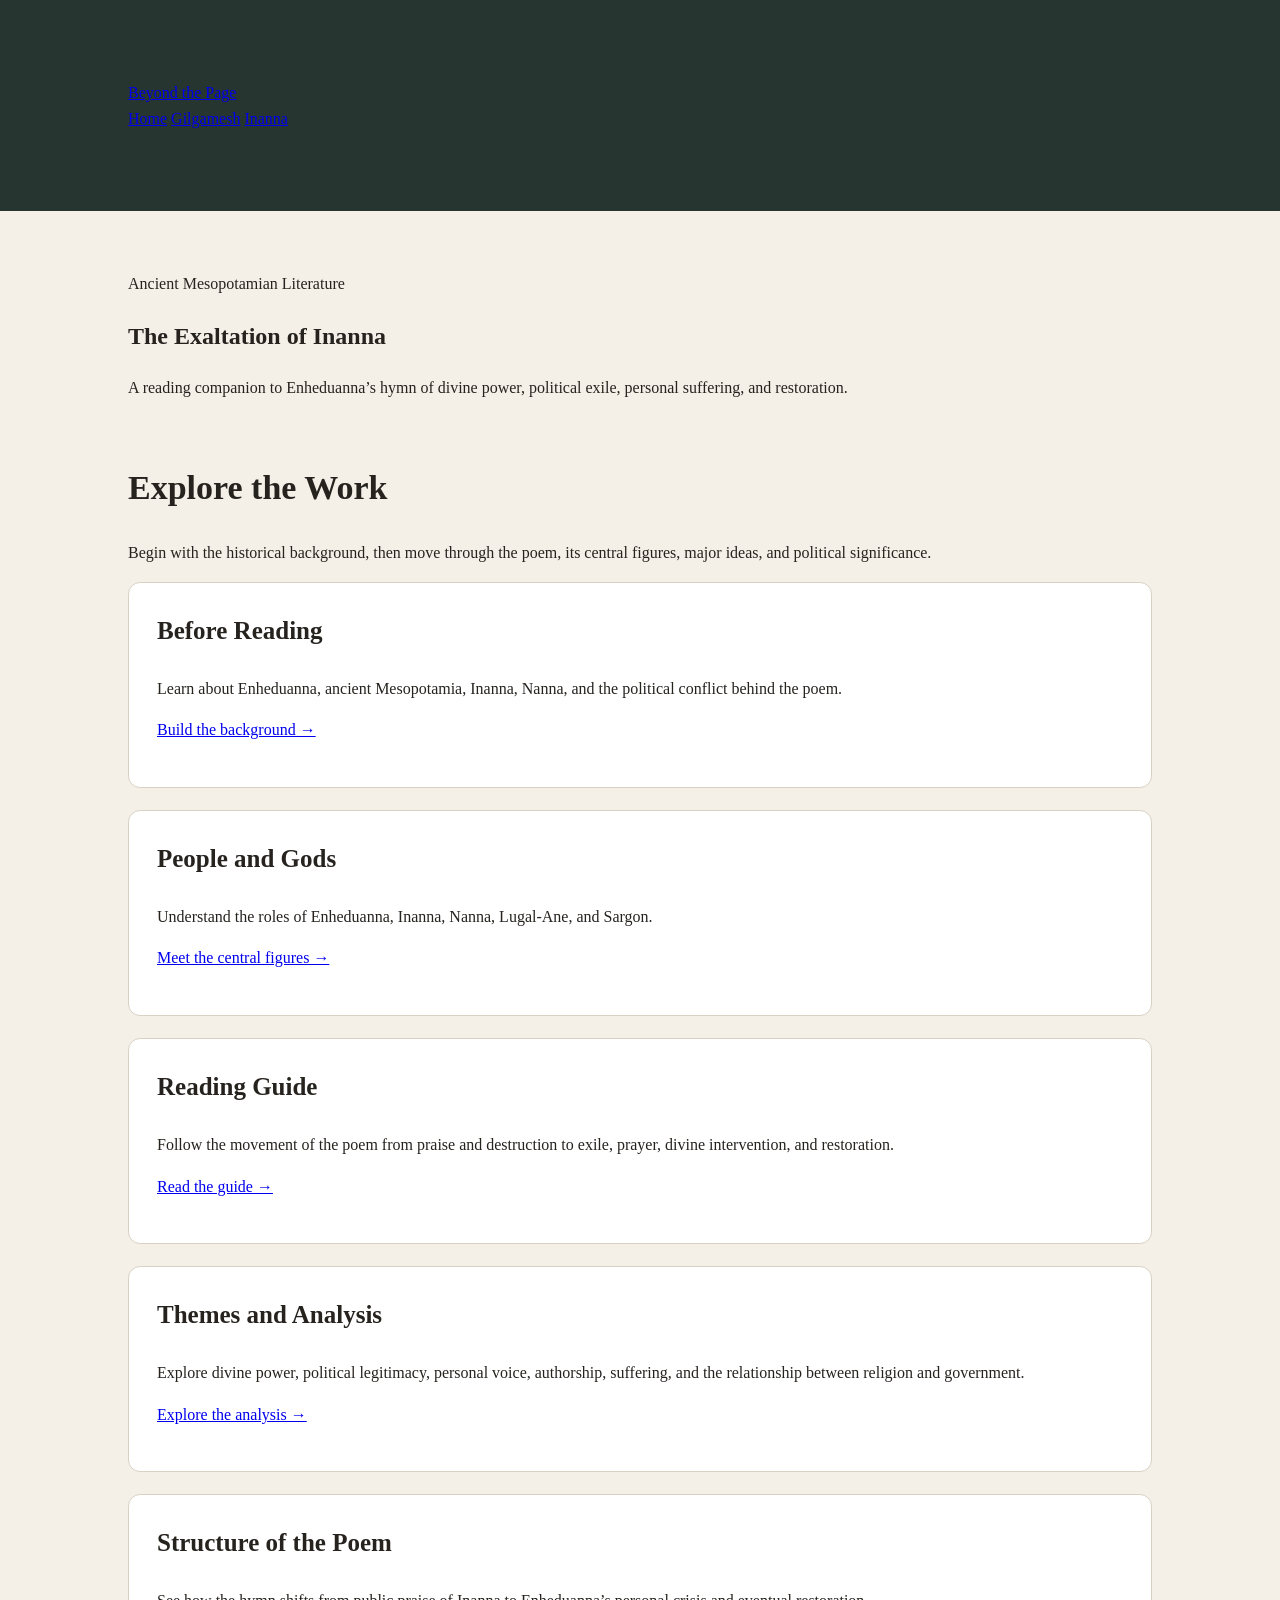
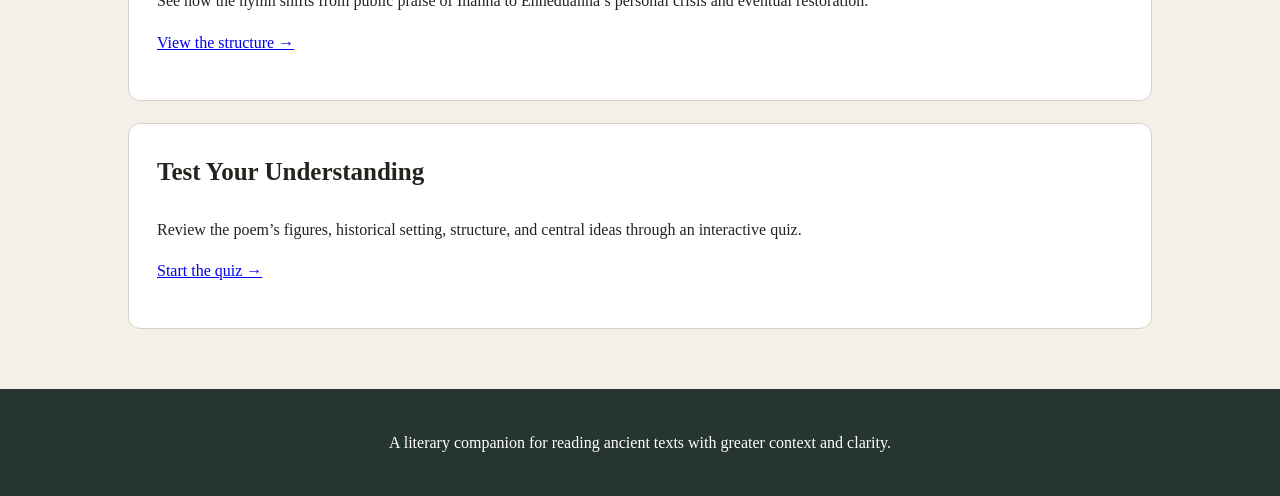
<file: inanna.html>
<!DOCTYPE html>
<html lang="en">
<head>
  <meta charset="UTF-8">
  <meta name="viewport" content="width=device-width, initial-scale=1.0">

  <title>The Exaltation of Inanna | Literary Companion</title>

  <link rel="stylesheet" href="style.css">
</head>

<body>

  <header class="site-header">
    <a href="index.html" class="site-title">Beyond the Page</a>

    <nav>
      <a href="index.html">Home</a>
      <a href="gilgamesh.html">Gilgamesh</a>
      <a href="inanna.html">Inanna</a>
    </nav>
  </header>

  <main>

    <section class="hero">
      <p class="eyebrow">Ancient Mesopotamian Literature</p>

      <h1>The Exaltation of Inanna</h1>

      <p class="hero-description">
        A reading companion to Enheduanna’s hymn of divine power,
        political exile, personal suffering, and restoration.
      </p>
    </section>

    <section class="content-section">

      <div class="section-heading">
        <h2>Explore the Work</h2>

        <p>
          Begin with the historical background, then move through the poem,
          its central figures, major ideas, and political significance.
        </p>
      </div>

      <div class="card-grid">

        <article>
          <h3>Before Reading</h3>

          <p>
            Learn about Enheduanna, ancient Mesopotamia, Inanna, Nanna,
            and the political conflict behind the poem.
          </p>

          <p>
            <a href="inanna-before-reading.html">
              Build the background →
            </a>
          </p>
        </article>

        <article>
          <h3>People and Gods</h3>

          <p>
            Understand the roles of Enheduanna, Inanna, Nanna,
            Lugal-Ane, and Sargon.
          </p>

          <p>
            <a href="inanna-people.html">
              Meet the central figures →
            </a>
          </p>
        </article>

        <article>
          <h3>Reading Guide</h3>

          <p>
            Follow the movement of the poem from praise and destruction
            to exile, prayer, divine intervention, and restoration.
          </p>

          <p>
            <a href="inanna-reading-guide.html">
              Read the guide →
            </a>
          </p>
        </article>

        <article>
          <h3>Themes and Analysis</h3>

          <p>
            Explore divine power, political legitimacy, personal voice,
            authorship, suffering, and the relationship between religion
            and government.
          </p>

          <p>
            <a href="inanna-themes.html">
              Explore the analysis →
            </a>
          </p>
        </article>

        <article>
          <h3>Structure of the Poem</h3>

          <p>
            See how the hymn shifts from public praise of Inanna
            to Enheduanna’s personal crisis and eventual restoration.
          </p>

          <p>
            <a href="inanna-structure.html">
              View the structure →
            </a>
          </p>
        </article>

        <article>
          <h3>Test Your Understanding</h3>

          <p>
            Review the poem’s figures, historical setting, structure,
            and central ideas through an interactive quiz.
          </p>

          <p>
            <a href="inanna-quiz.html">
              Start the quiz →
            </a>
          </p>
        </article>

      </div>

    </section>

  </main>

  <footer>
    <p>
      A literary companion for reading ancient texts with greater context
      and clarity.
    </p>
  </footer>

</body>
</html>
</file>
<file: style.css>
* {
  box-sizing: border-box;
}

body {
  margin: 0;
  background-color: #f4f0e8;
  color: #26231f;
  font-family: Georgia, "Times New Roman", serif;
  line-height: 1.6;
}

header {
  background-color: #26352f;
  color: white;
  padding: 80px 10%;
}

header h1 {
  margin: 0 0 15px;
  font-size: 54px;
}

header p {
  max-width: 750px;
  margin: 0;
  font-size: 20px;
}

main {
  width: 80%;
  max-width: 1100px;
  margin: 60px auto;
}

section {
  margin-bottom: 60px;
}

h2 {
  font-size: 34px;
  margin-bottom: 25px;
}

article {
  background-color: white;
  border: 1px solid #d8d1c4;
  border-radius: 12px;
  margin-bottom: 22px;
  padding: 28px;
}

article h3 {
  margin-top: 0;
  font-size: 25px;
}

article h4 {
  font-size: 21px;
  margin-bottom: 10px;
}

footer {
  background-color: #26352f;
  color: white;
  padding: 25px 10%;
  text-align: center;
}

@media (max-width: 700px) {
  header {
    padding: 50px 7%;
  }

  header h1 {
    font-size: 40px;
  }

  main {
    width: 86%;
  }
}
.journey-introduction {
  margin-bottom: 24px;
  max-width: 700px;
}

/* Main landscape area */
.journey-route {
  position: relative;
  display: flex;
  align-items: center;
  gap: 18px;
  overflow-x: auto;
  padding: 70px 24px 42px;
  border-radius: 22px;
  background:
    linear-gradient(
      to bottom,
      #cfe8f3 0%,
      #e8f3e4 42%,
      #d8c9a7 100%
    );
  box-shadow: inset 0 0 0 1px rgba(58, 78, 62, 0.12);
}

/* Distant mountain layer */
.journey-route::before {
  content: "";
  position: absolute;
  left: 0;
  right: 0;
  bottom: 54px;
  height: 150px;
  background:
    linear-gradient(
      135deg,
      transparent 0 18%,
      #8fa987 18% 34%,
      transparent 34% 44%,
      #6f8b72 44% 62%,
      transparent 62% 70%,
      #9db39a 70% 86%,
      transparent 86%
    );
  opacity: 0.55;
  pointer-events: none;
}

/* Forest silhouette */
.journey-route::after {
  content: "▲ ▲  ▲ ▲ ▲   ▲ ▲  ▲ ▲ ▲   ▲ ▲";
  position: absolute;
  left: 22px;
  right: 22px;
  bottom: 18px;
  overflow: hidden;
  color: #385f45;
  font-size: 2rem;
  letter-spacing: 0.15rem;
  white-space: nowrap;
  opacity: 0.55;
  pointer-events: none;
}

/* Individual location cards */
.journey-stop {
  position: relative;
  z-index: 2;
  flex-shrink: 0;
  min-width: 185px;
  min-height: 155px;
  padding: 20px 18px;
  border: 1px solid rgba(70, 83, 68, 0.18);
  border-radius: 16px;
  background: rgba(255, 250, 241, 0.9);
  backdrop-filter: blur(4px);
  color: #283b2e;
  text-align: center;
  text-decoration: none;
  box-shadow: 0 8px 18px rgba(42, 58, 46, 0.12);
  transition:
    transform 0.2s ease,
    box-shadow 0.2s ease,
    background 0.2s ease;
}

.journey-stop:hover {
  transform: translateY(-6px);
  background: #fffdf8;
  box-shadow: 0 12px 24px rgba(42, 58, 46, 0.18);
}

.journey-icon {
  display: block;
  margin-bottom: 10px;
  font-size: 2.2rem;
}

.journey-stop strong {
  display: block;
  margin-bottom: 8px;
  font-size: 1.08rem;
  color: #23452f;
}

.journey-description {
  display: block;
  font-size: 0.92rem;
  line-height: 1.45;
}

/* Arrows between stops */
.journey-arrow {
  position: relative;
  z-index: 2;
  flex-shrink: 0;
  font-size: 1.8rem;
  font-weight: bold;
  color: #7d5d38;
}

/* Different card accents */
.journey-stop:nth-of-type(1),
.journey-stop:nth-of-type(3),
.journey-stop:nth-of-type(9) {
  border-top: 5px solid #b08a55;
}

.journey-stop:nth-of-type(2) {
  border-top: 5px solid #527a50;
}

.journey-stop:nth-of-type(4),
.journey-stop:nth-of-type(5) {
  border-top: 5px solid #9b744b;
}

.journey-stop:nth-of-type(6) {
  border-top: 5px solid #a34f4f;
}

.journey-stop:nth-of-type(7) {
  border-top: 5px solid #4d7892;
}

.journey-stop:nth-of-type(8) {
  border-top: 5px solid #6f8f58;
}

/* Better mobile layout */
@media (max-width: 700px) {
  .journey-route {
    padding: 58px 16px 34px;
  }

  .journey-stop {
    min-width: 165px;
  }

  .journey-route::after {
    font-size: 1.5rem;
  }
}
</file>
